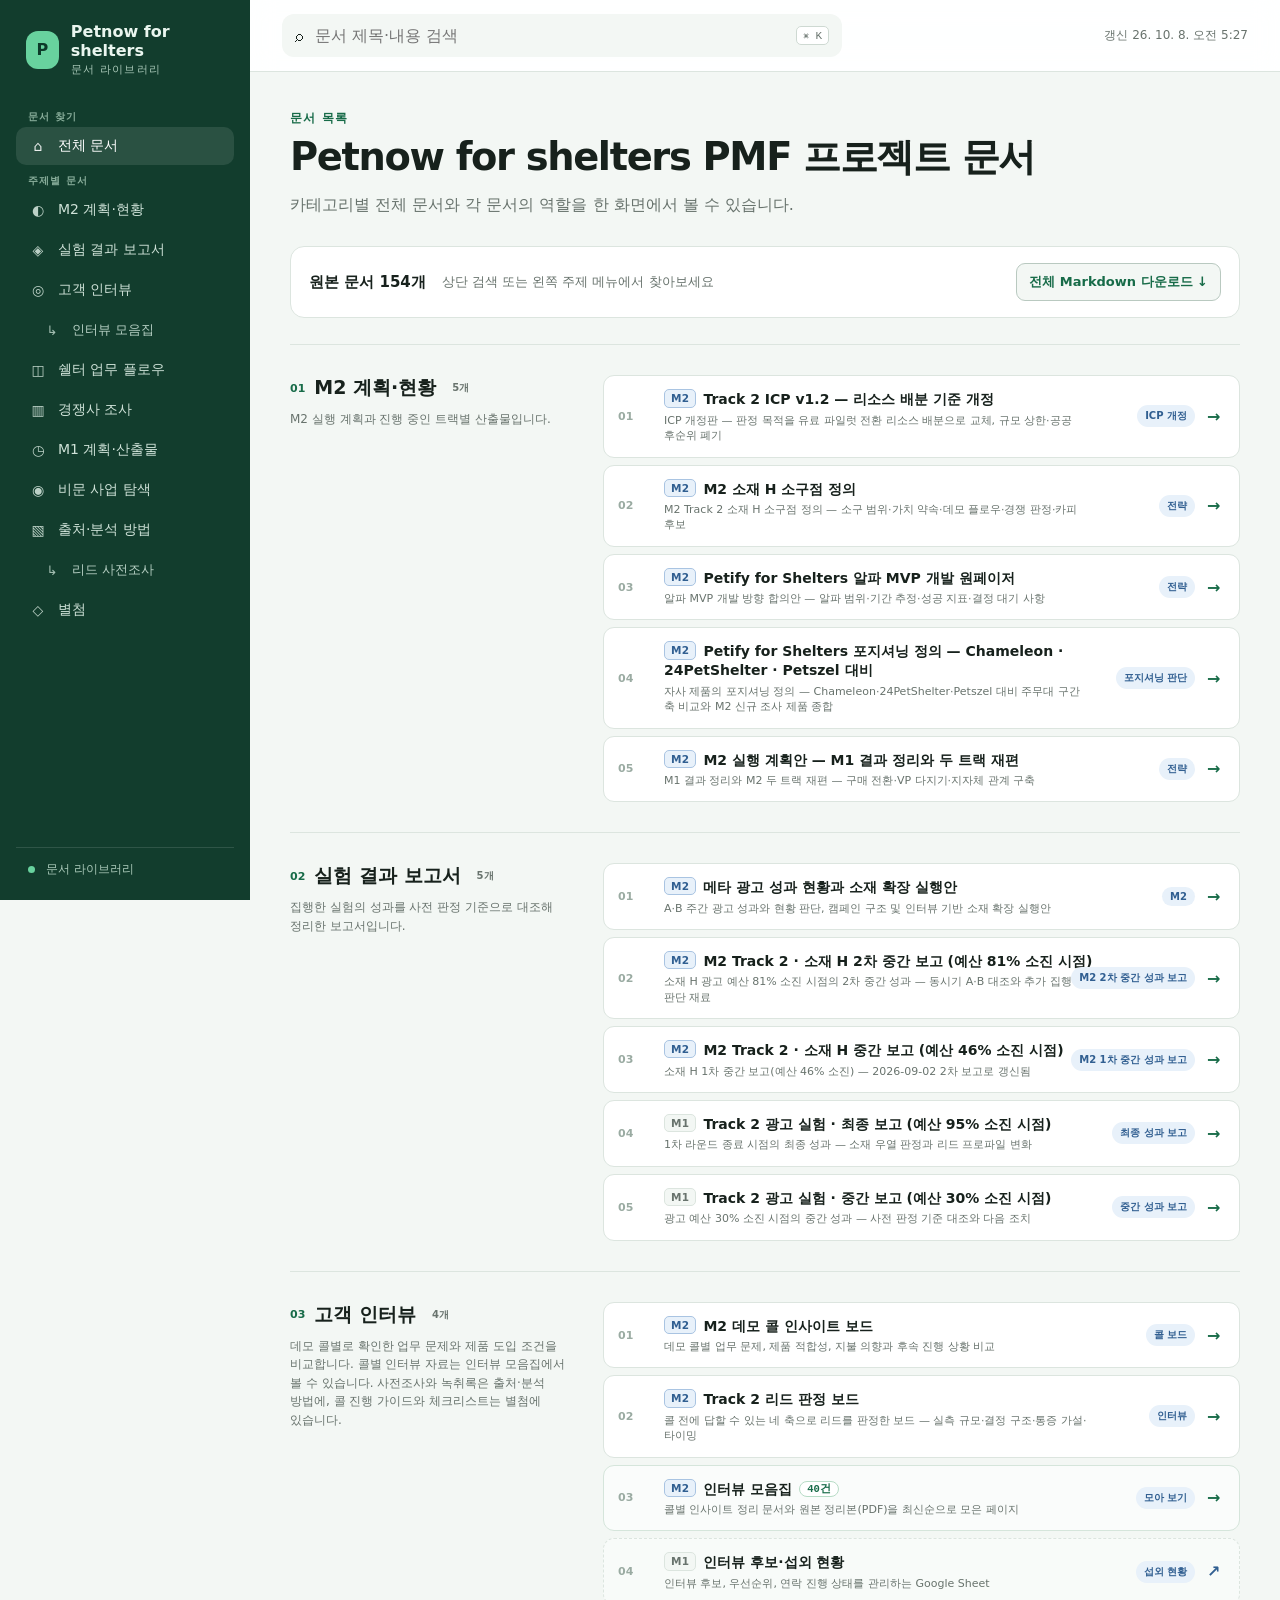
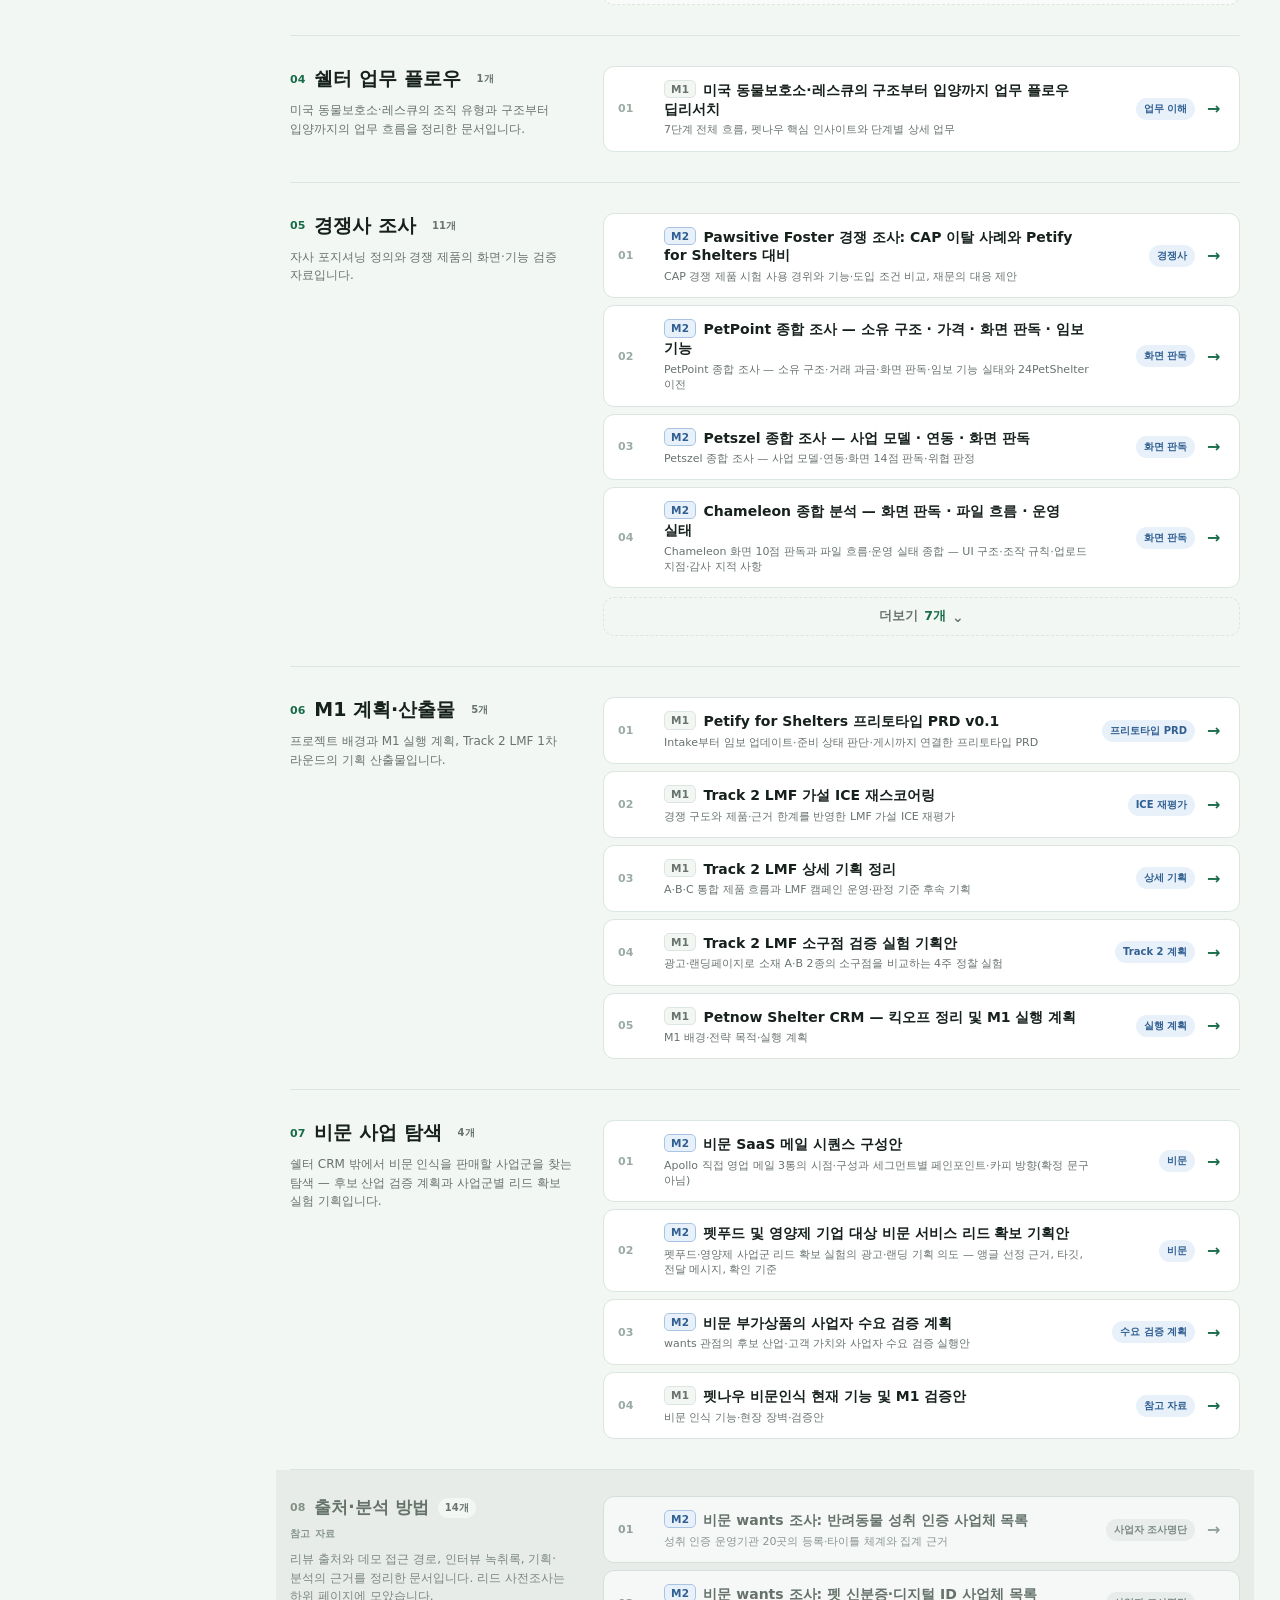
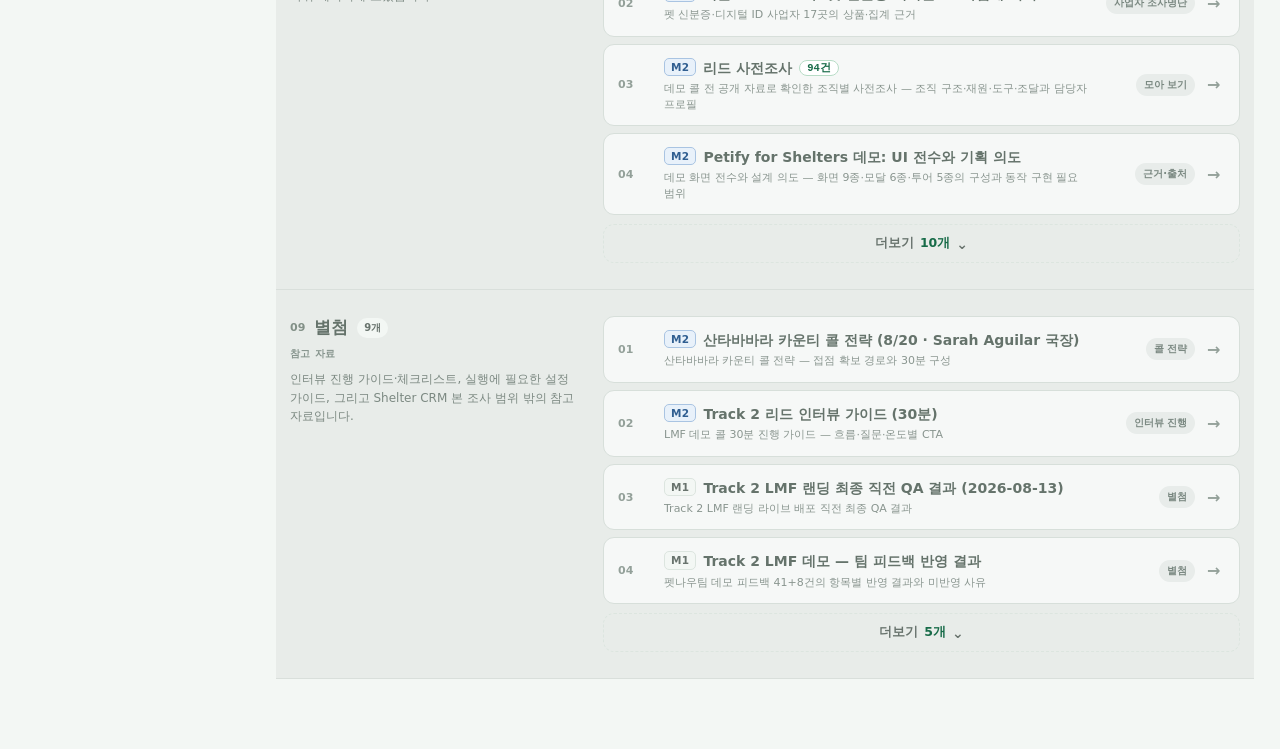
<file: index.html>
<!doctype html>
<html lang="ko">
  <head>
  <meta name="robots" content="noindex, nofollow, noarchive, nosnippet">
    <meta charset="UTF-8" />
    <meta name="viewport" content="width=device-width, initial-scale=1.0" />
    <meta name="color-scheme" content="light" />
    <title>Petnow for shelters PMF 프로젝트 문서</title>
    <link rel="stylesheet" href="styles.css?v=20261008052757120" />
  </head>
  <body>
    <div class="app-shell">
      <aside class="sidebar">
        <a class="brand" href="#/">
          <span class="brand-mark">P</span>
          <span><strong>Petnow for shelters</strong><small>문서 라이브러리</small></span>
        </a>
        <nav id="main-nav" aria-label="주요 메뉴"></nav>
        <div class="sidebar-footer">
          <span class="status-dot"></span>
          <span>문서 라이브러리</span>
        </div>
      </aside>
      <main class="main">
        <header class="topbar">
          <button id="menu-button" class="icon-button" aria-label="메뉴 열기">☰</button>
          <div class="search-wrap">
            <span>⌕</span>
            <input id="global-search" type="search" placeholder="문서 제목·내용 검색" autocomplete="off" />
            <kbd>⌘ K</kbd>
          </div>
          <div id="build-time" class="build-time"></div>
        </header>
        <div id="search-panel" class="search-panel hidden"></div>
        <div id="app" class="page"></div>
      </main>
    </div>
    <script type="module" src="app.js?v=20261008052757120"></script>
  </body>
</html>
</file>
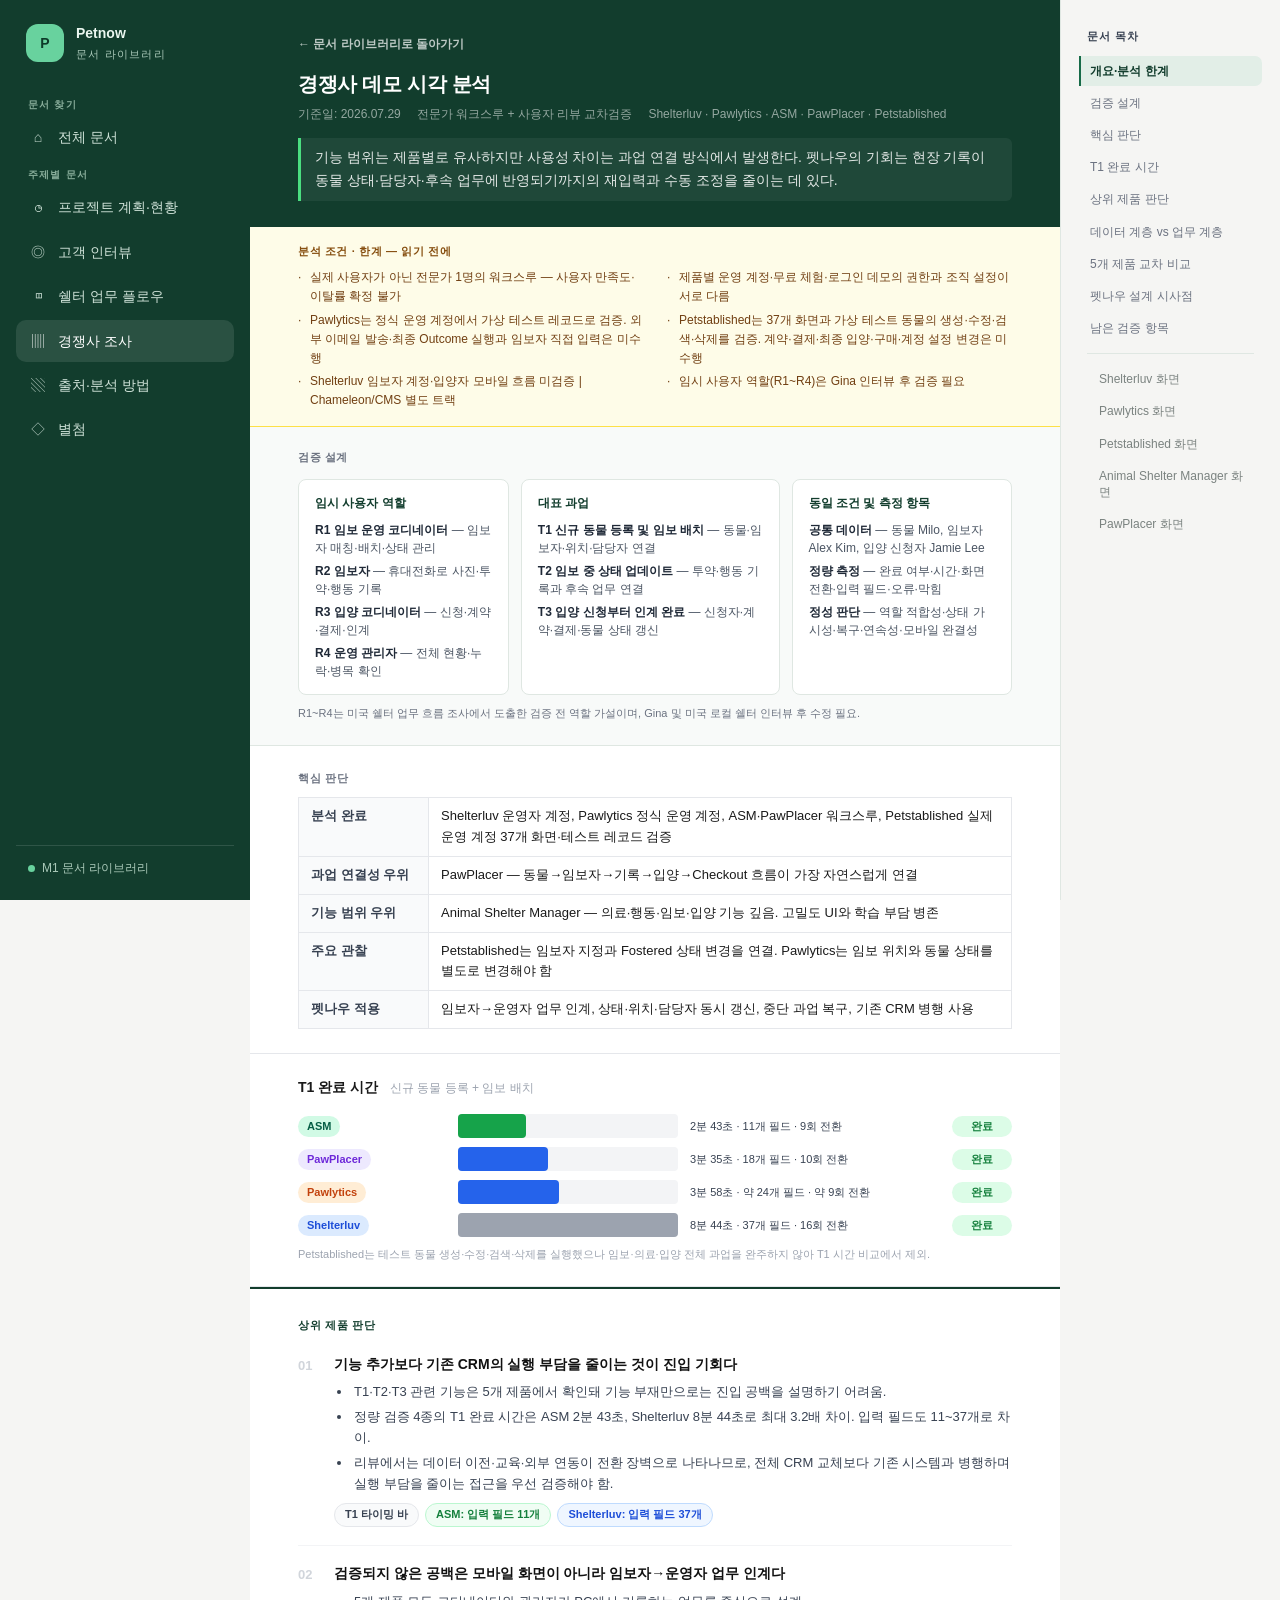
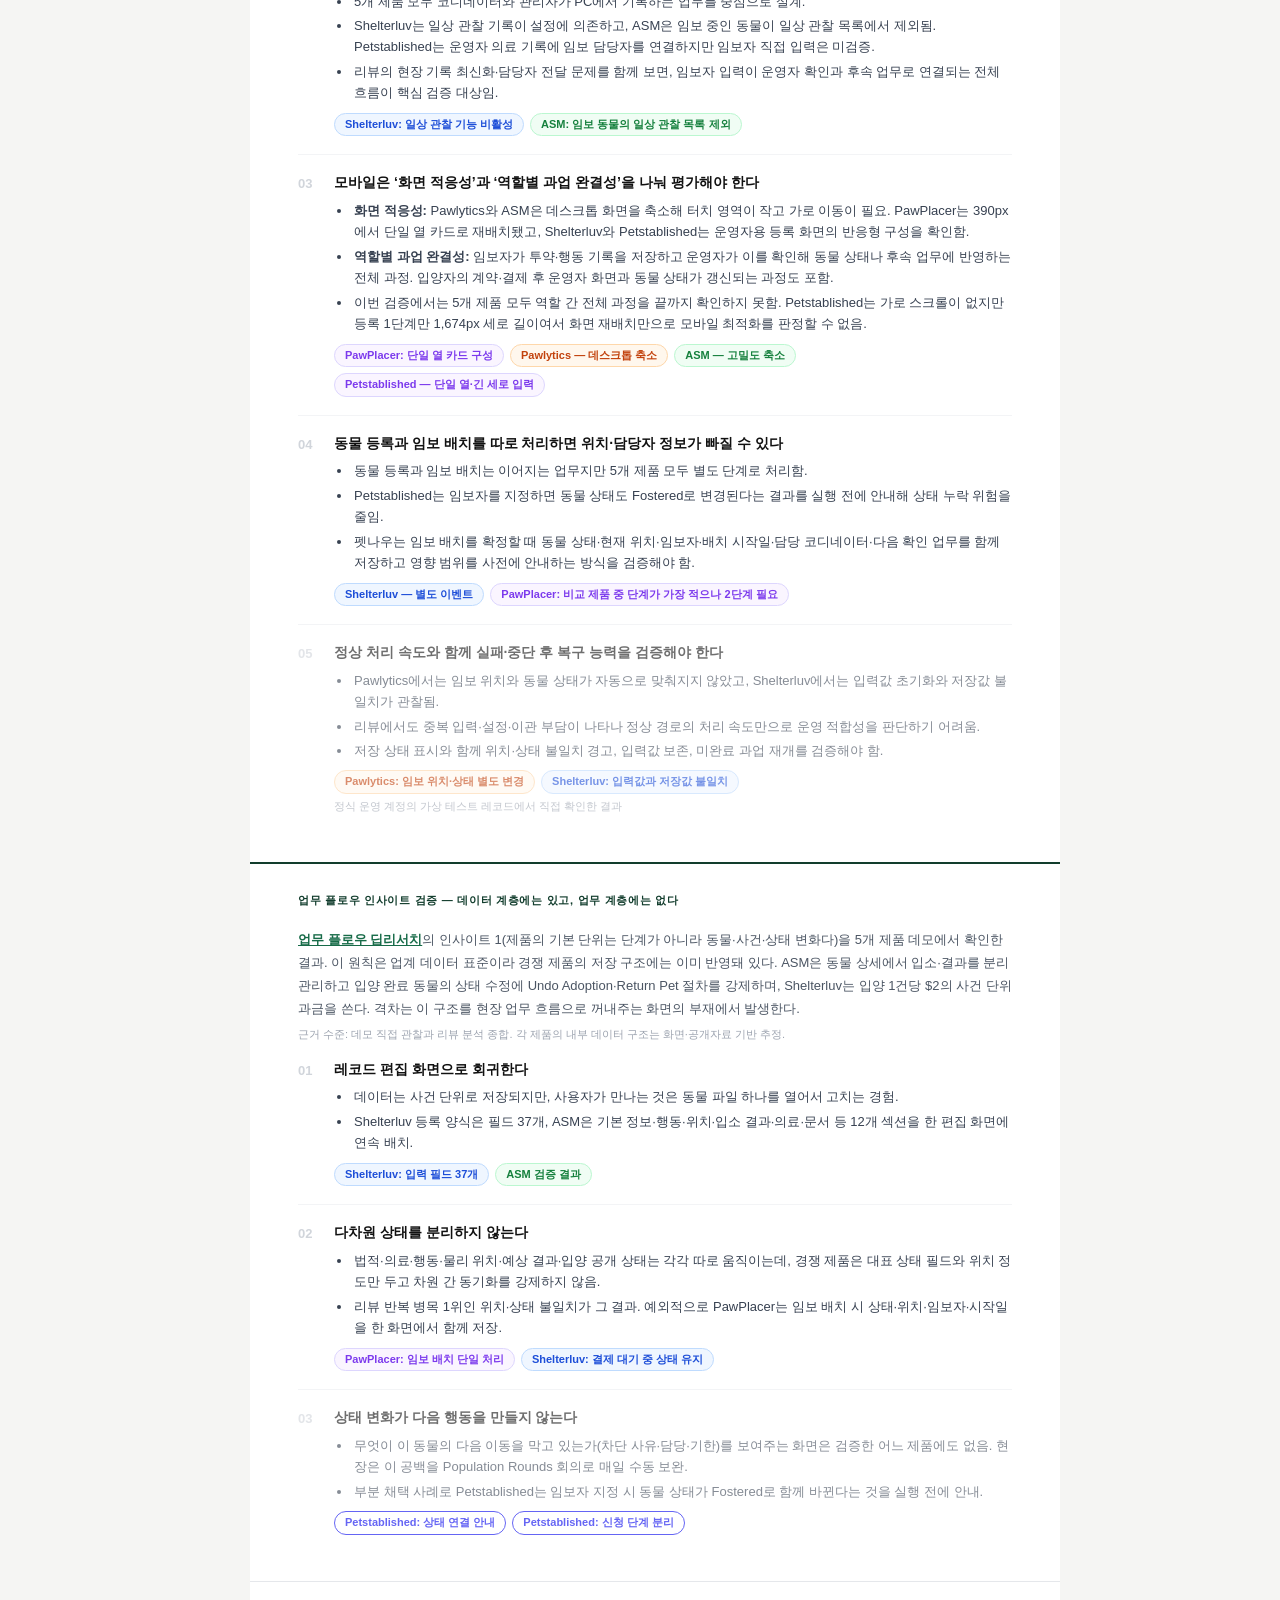
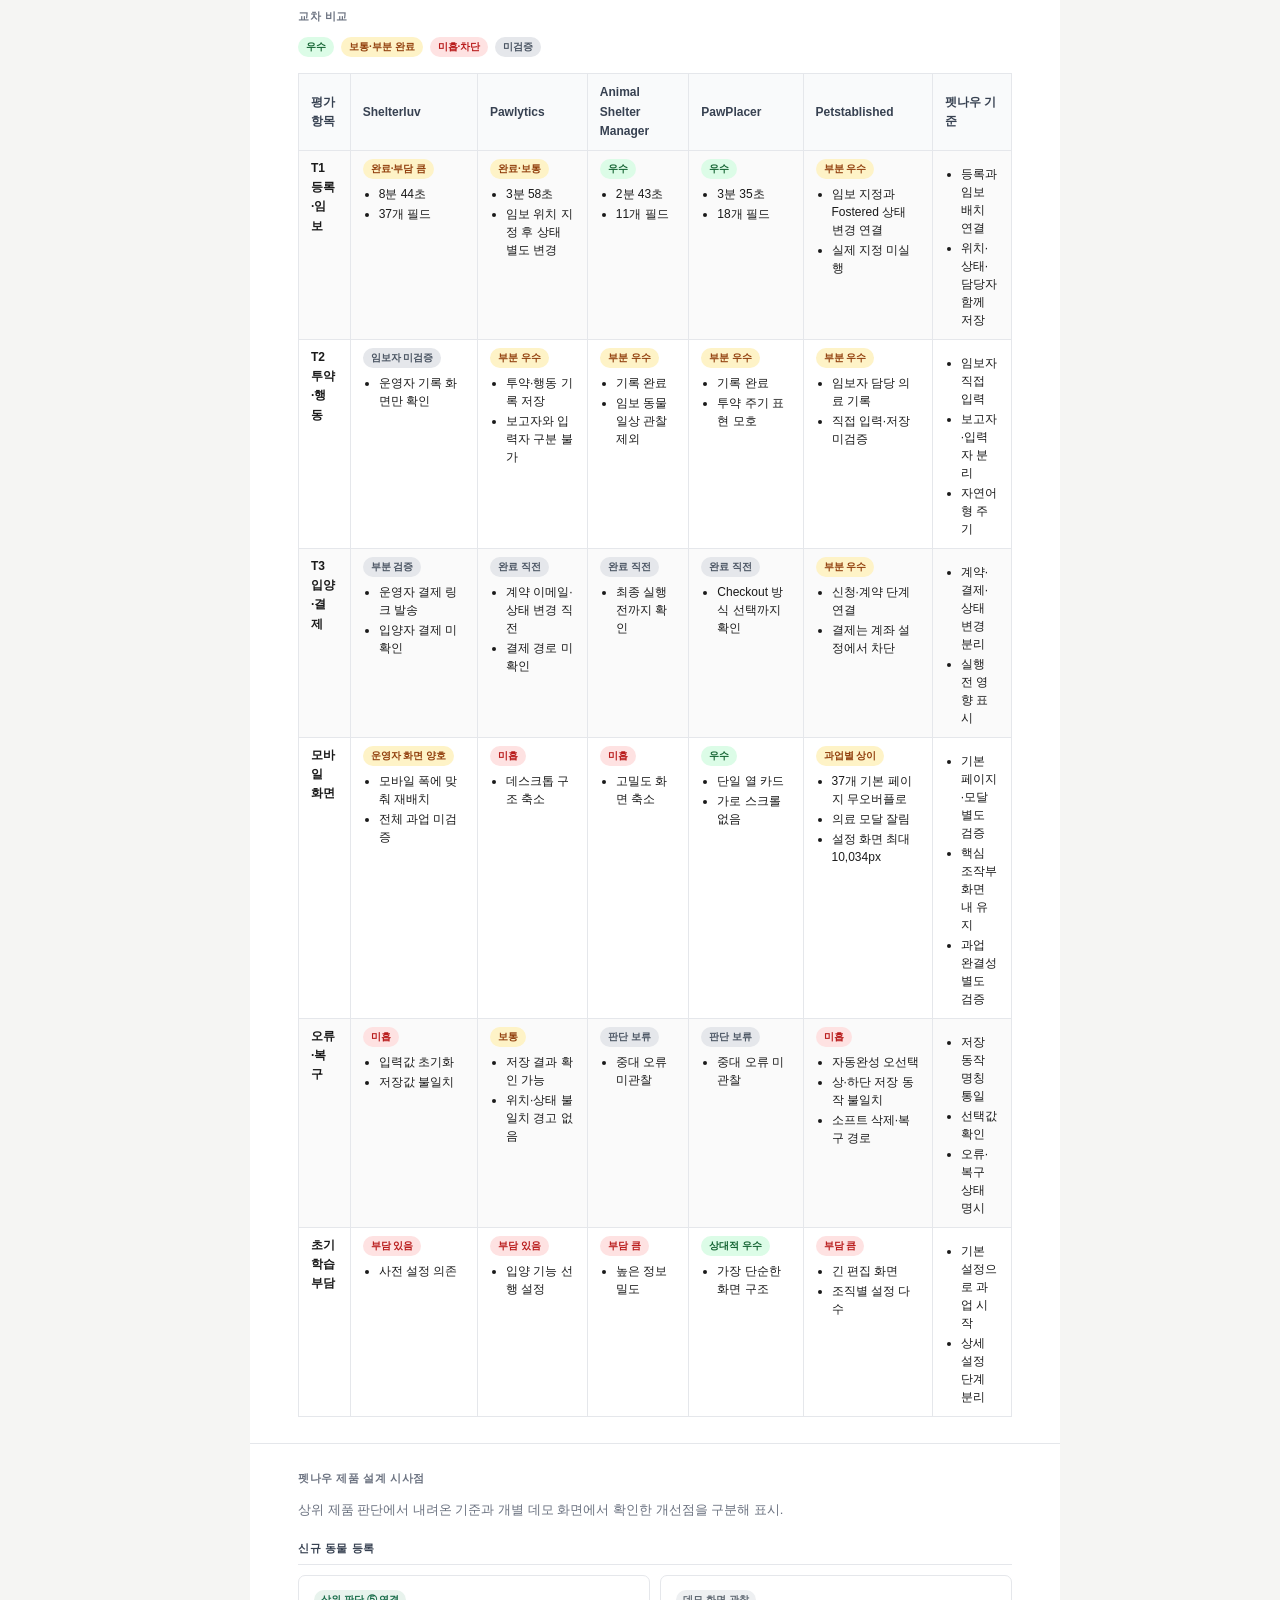
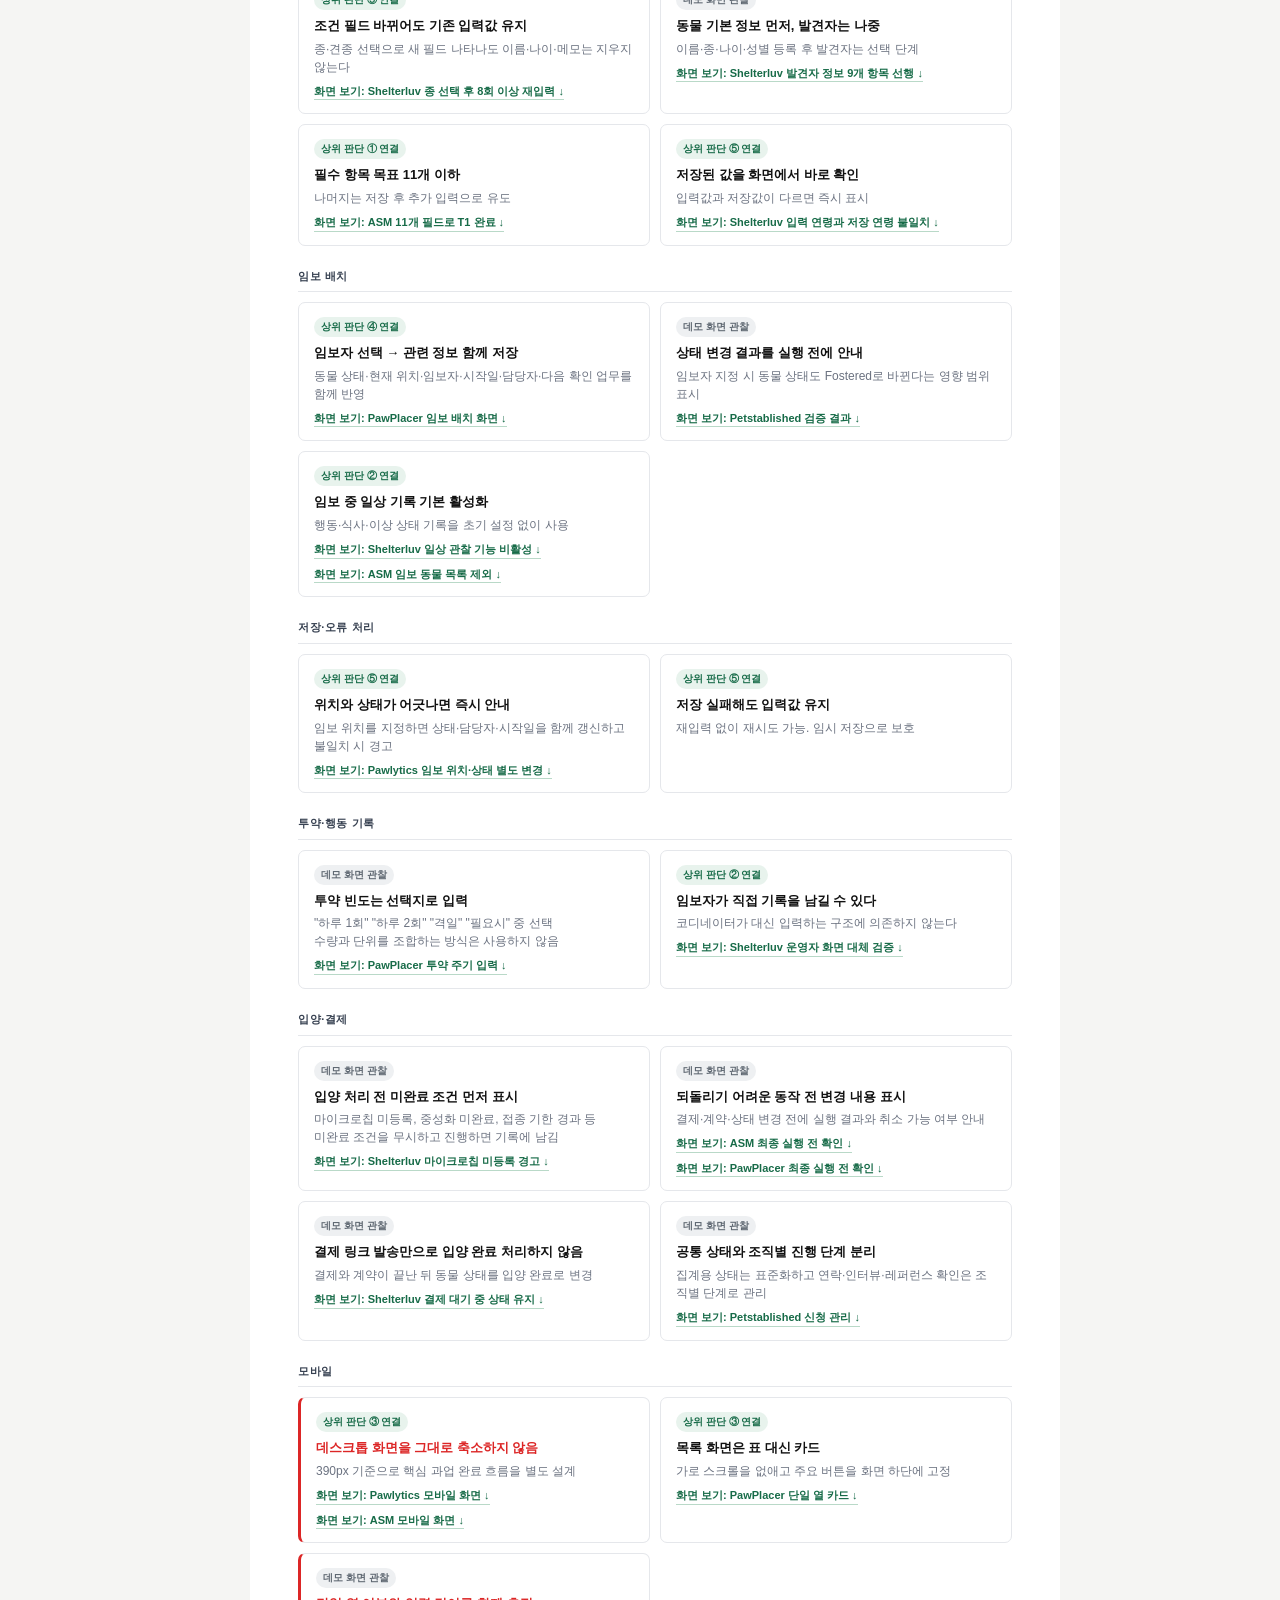
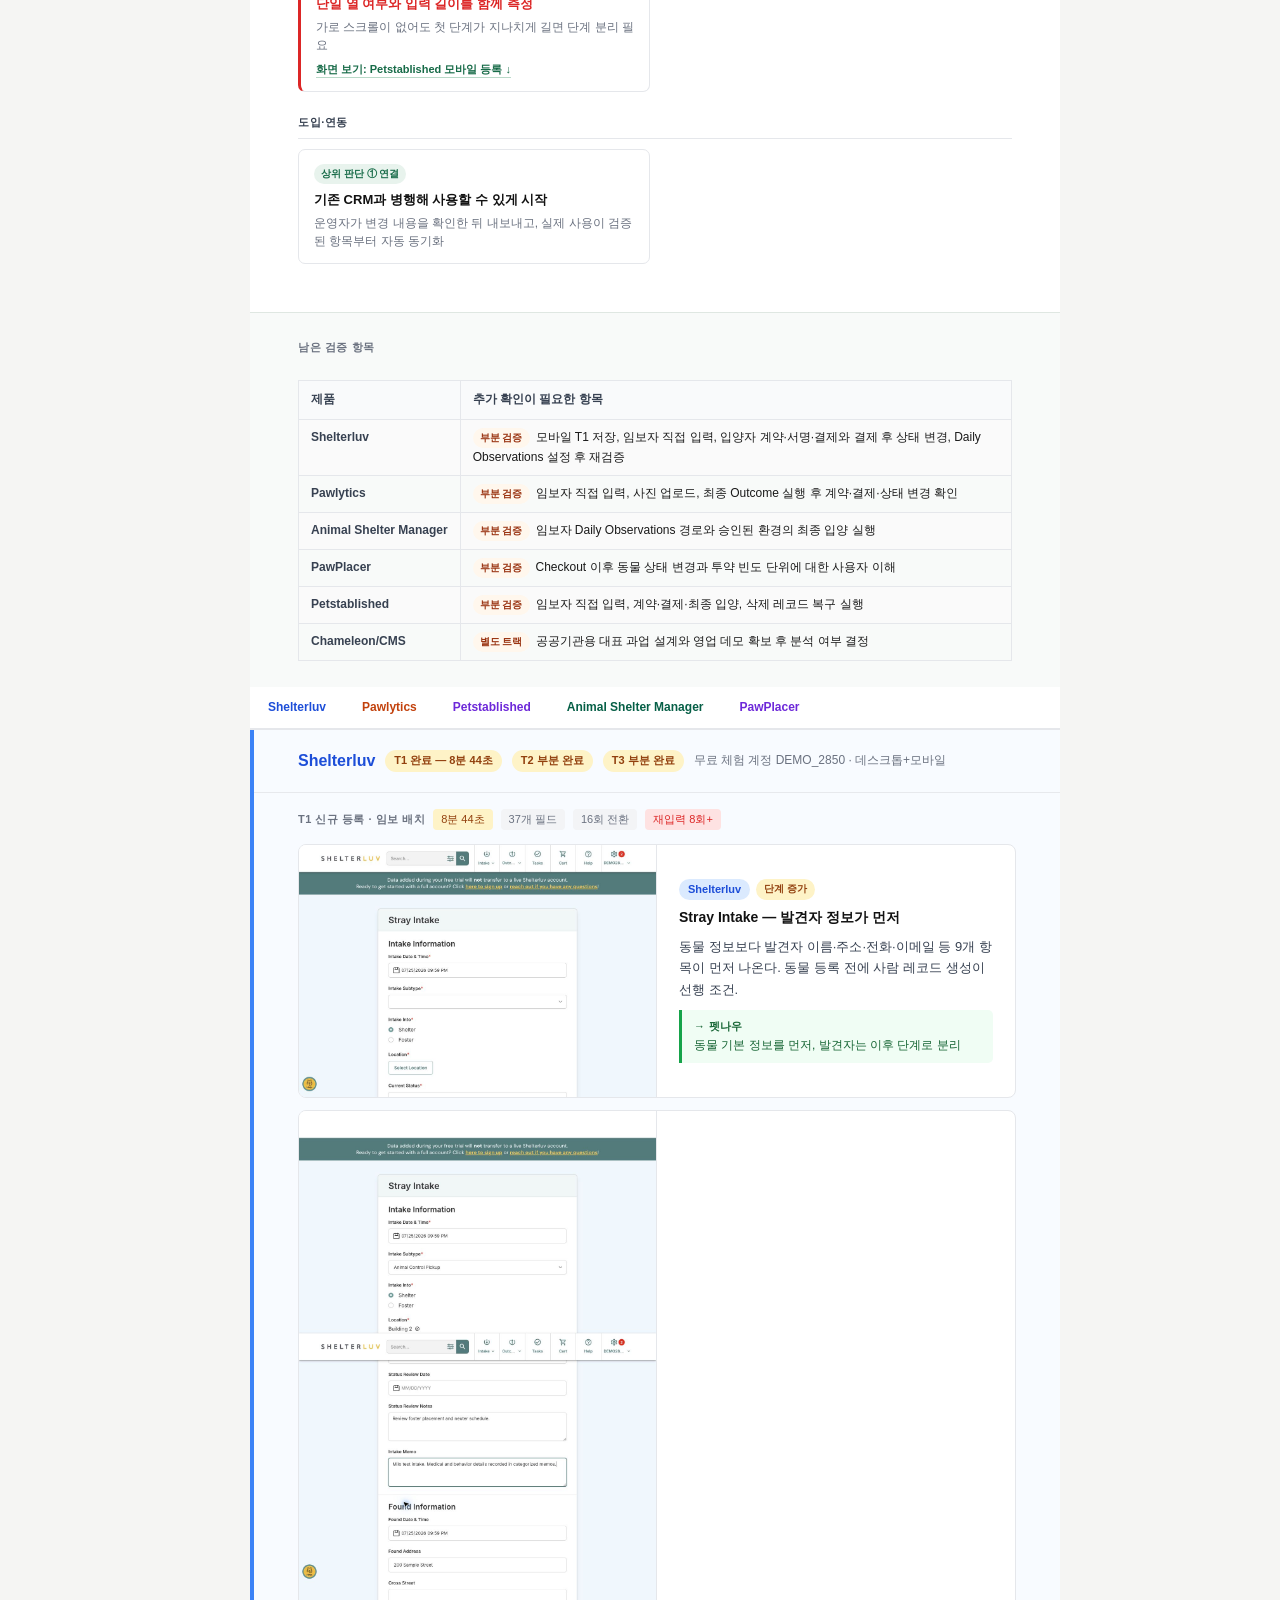
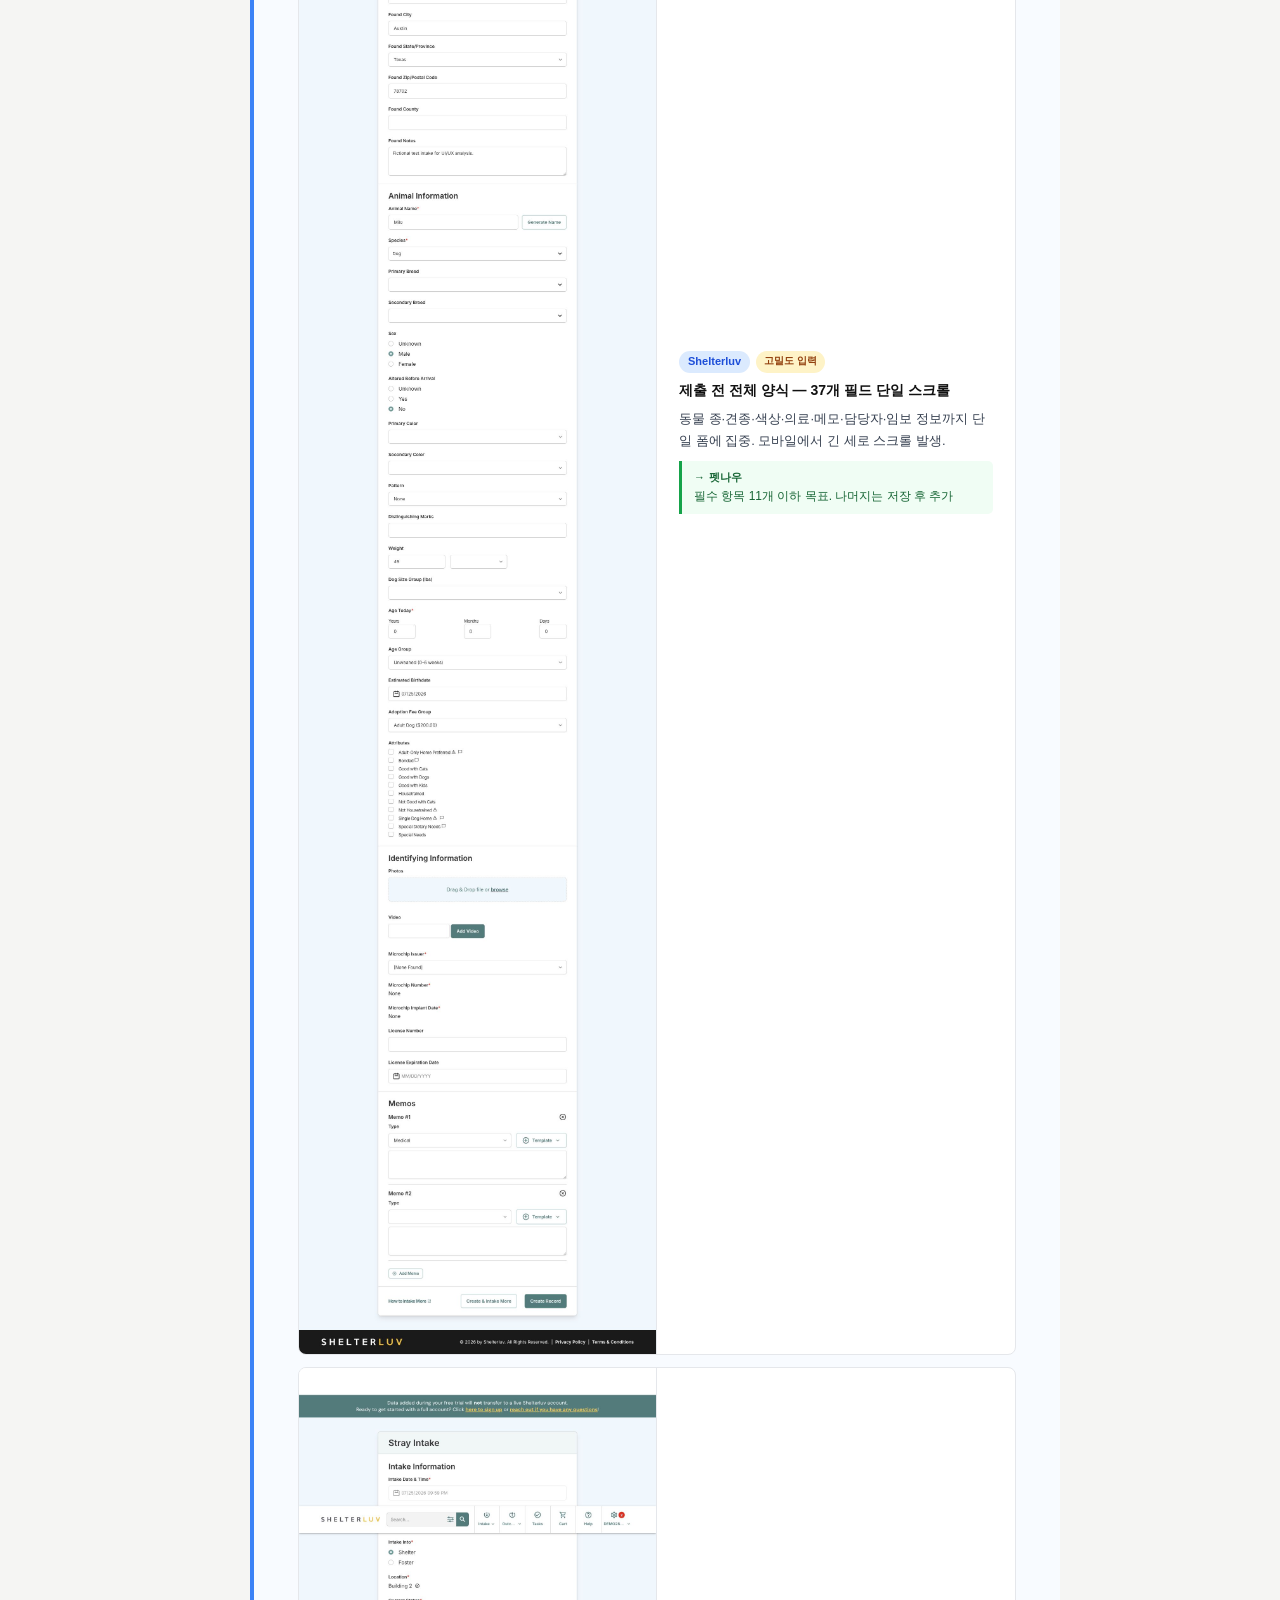
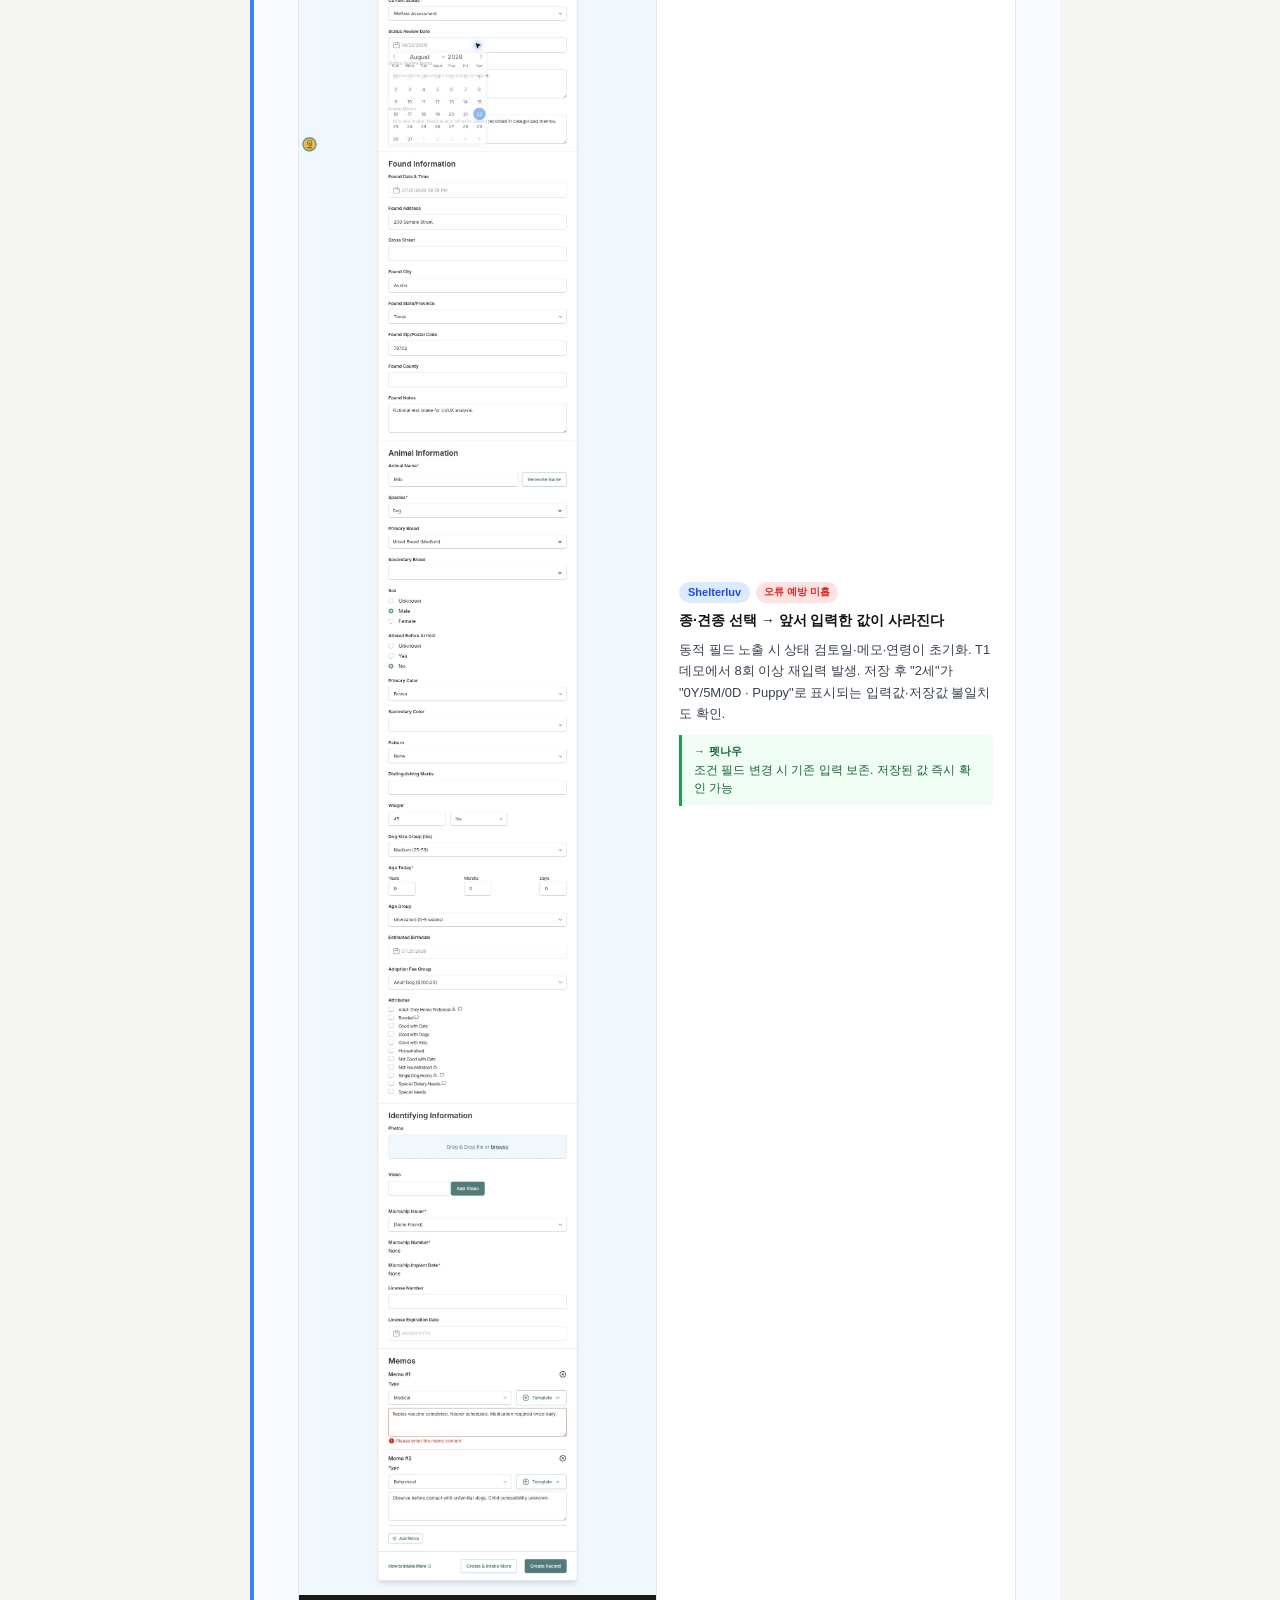
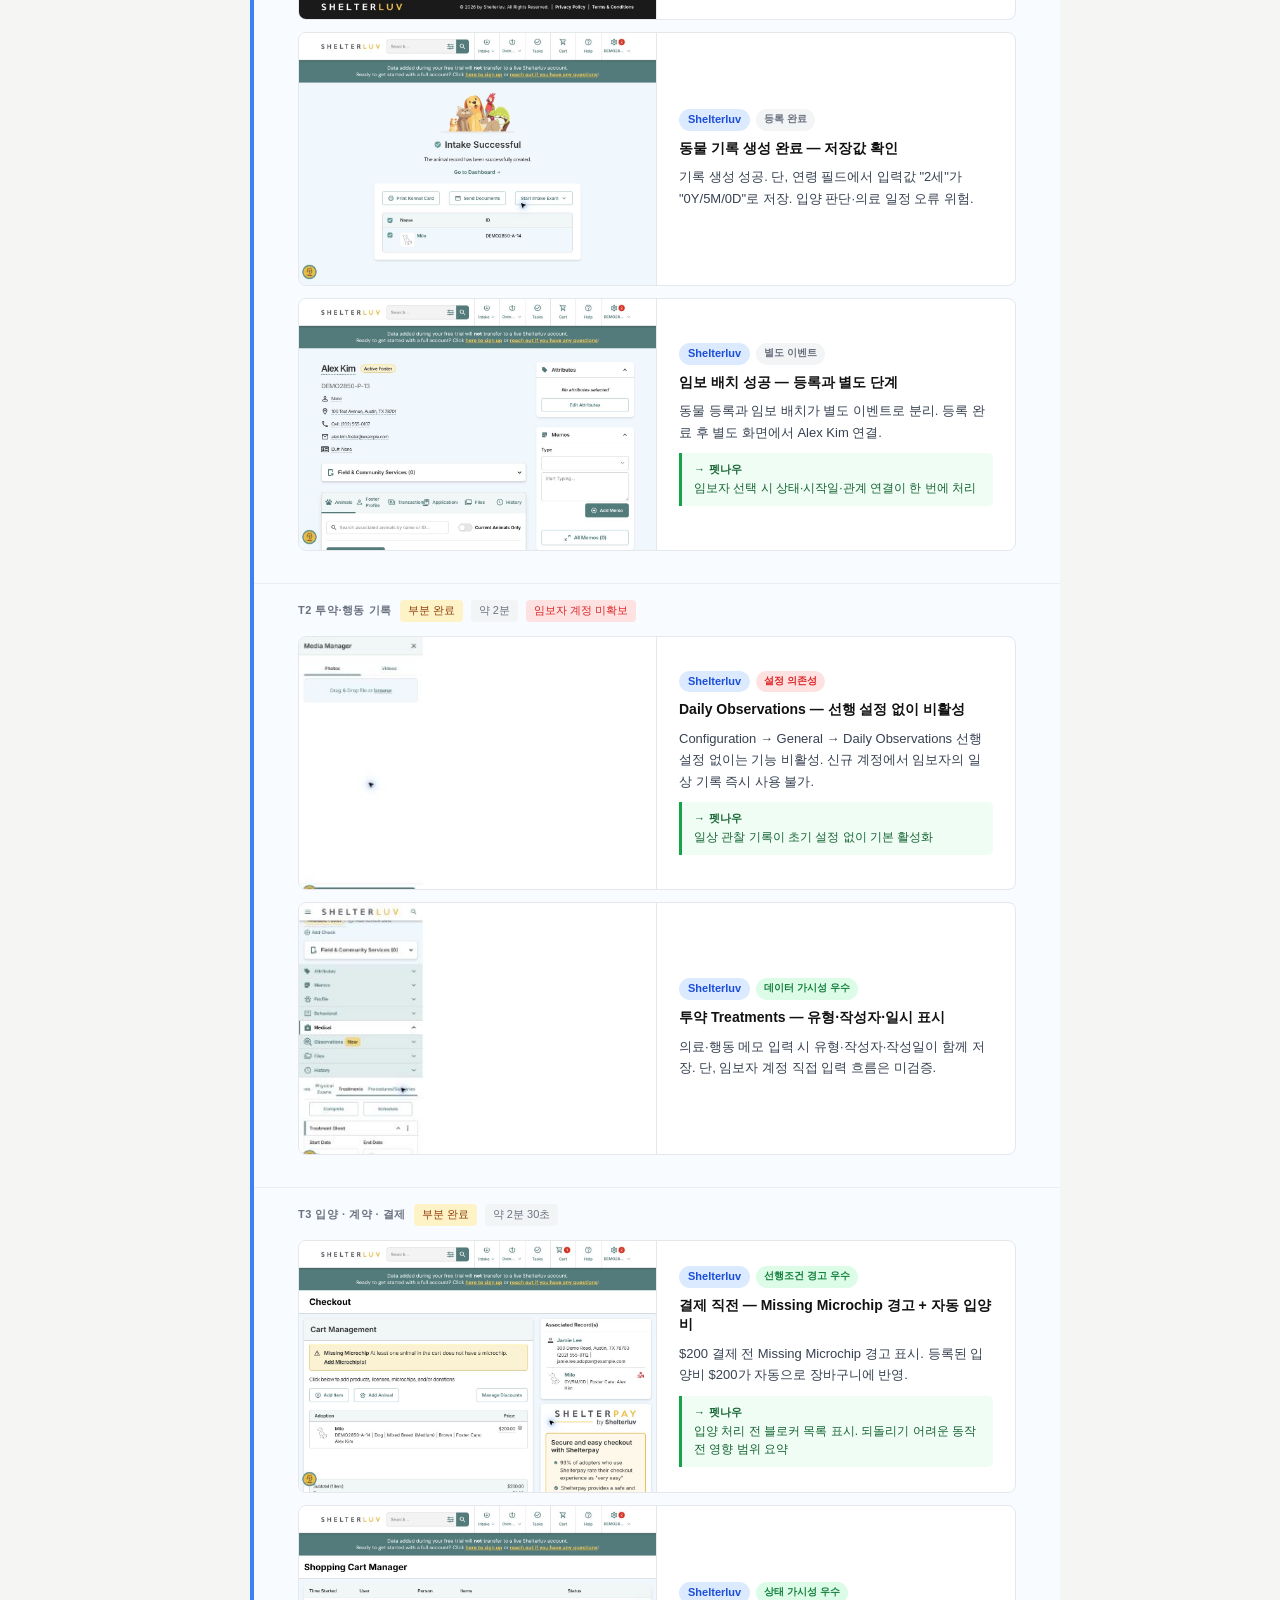
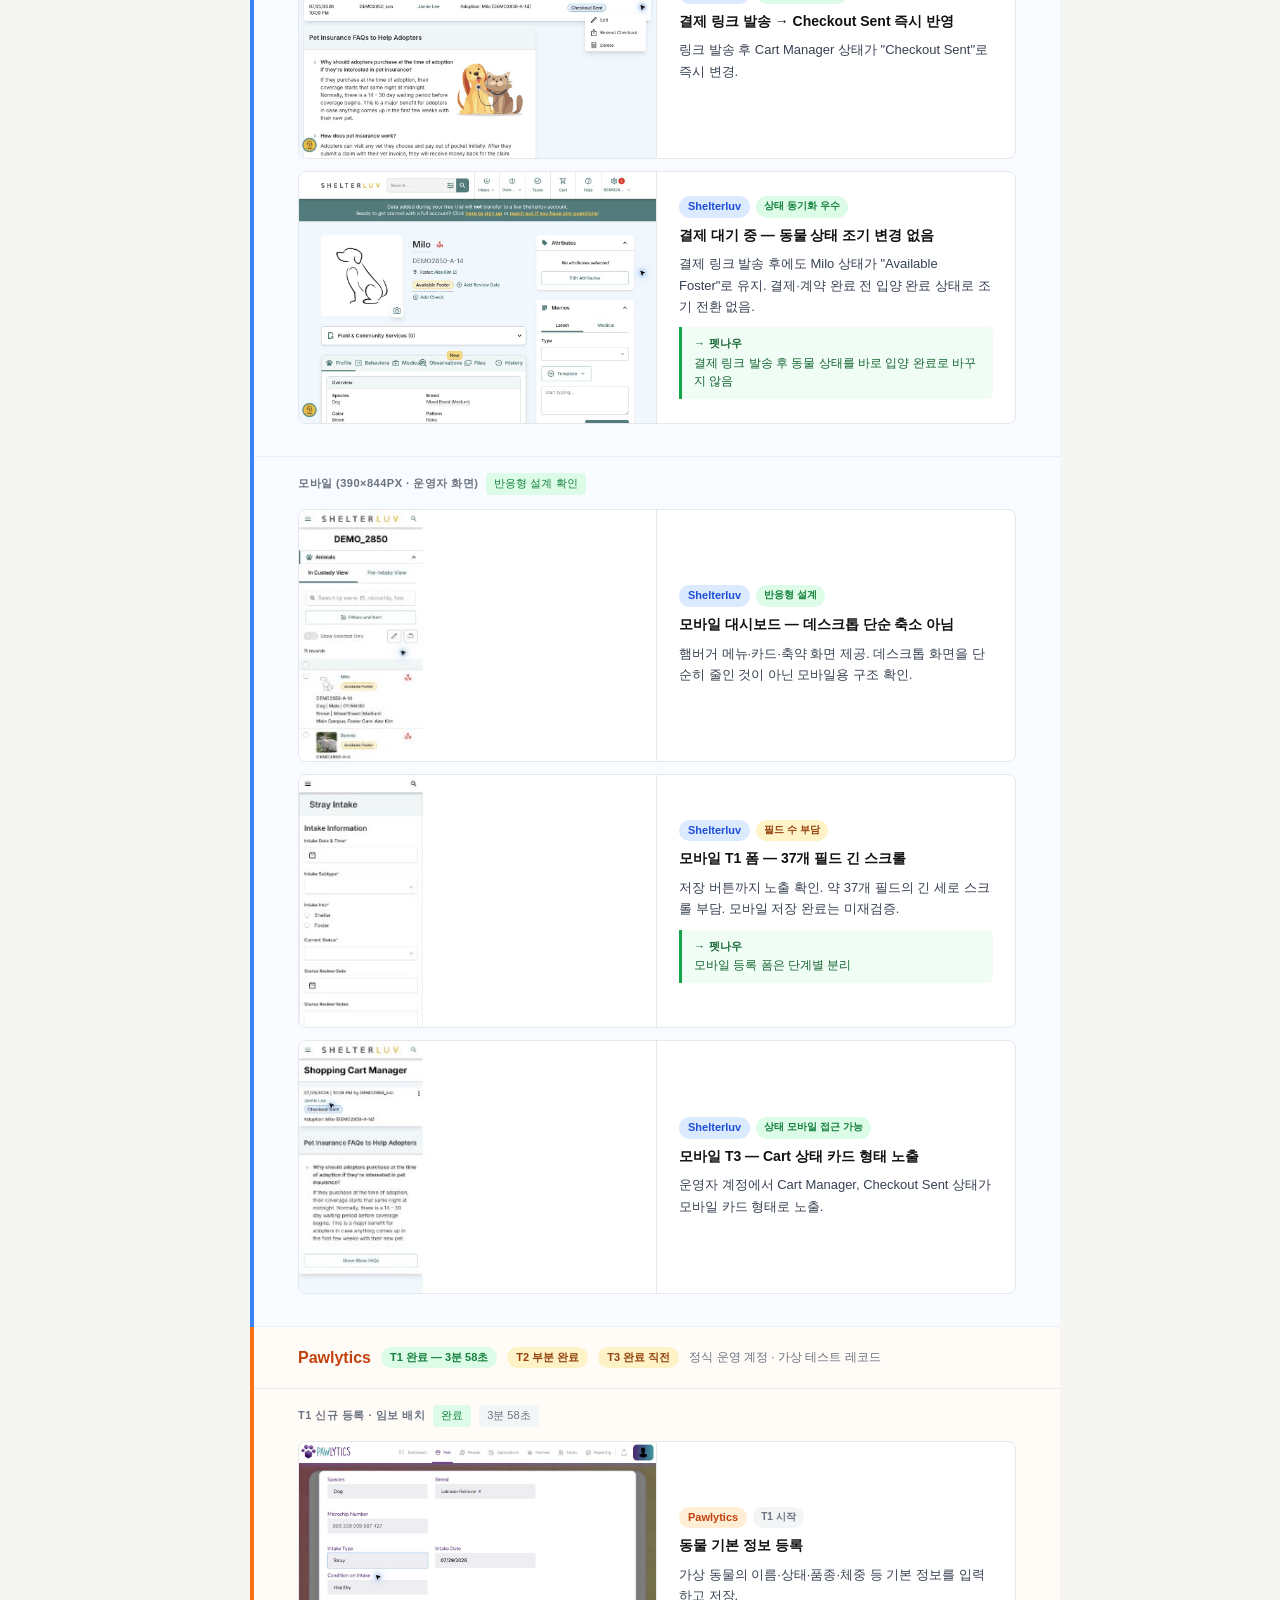
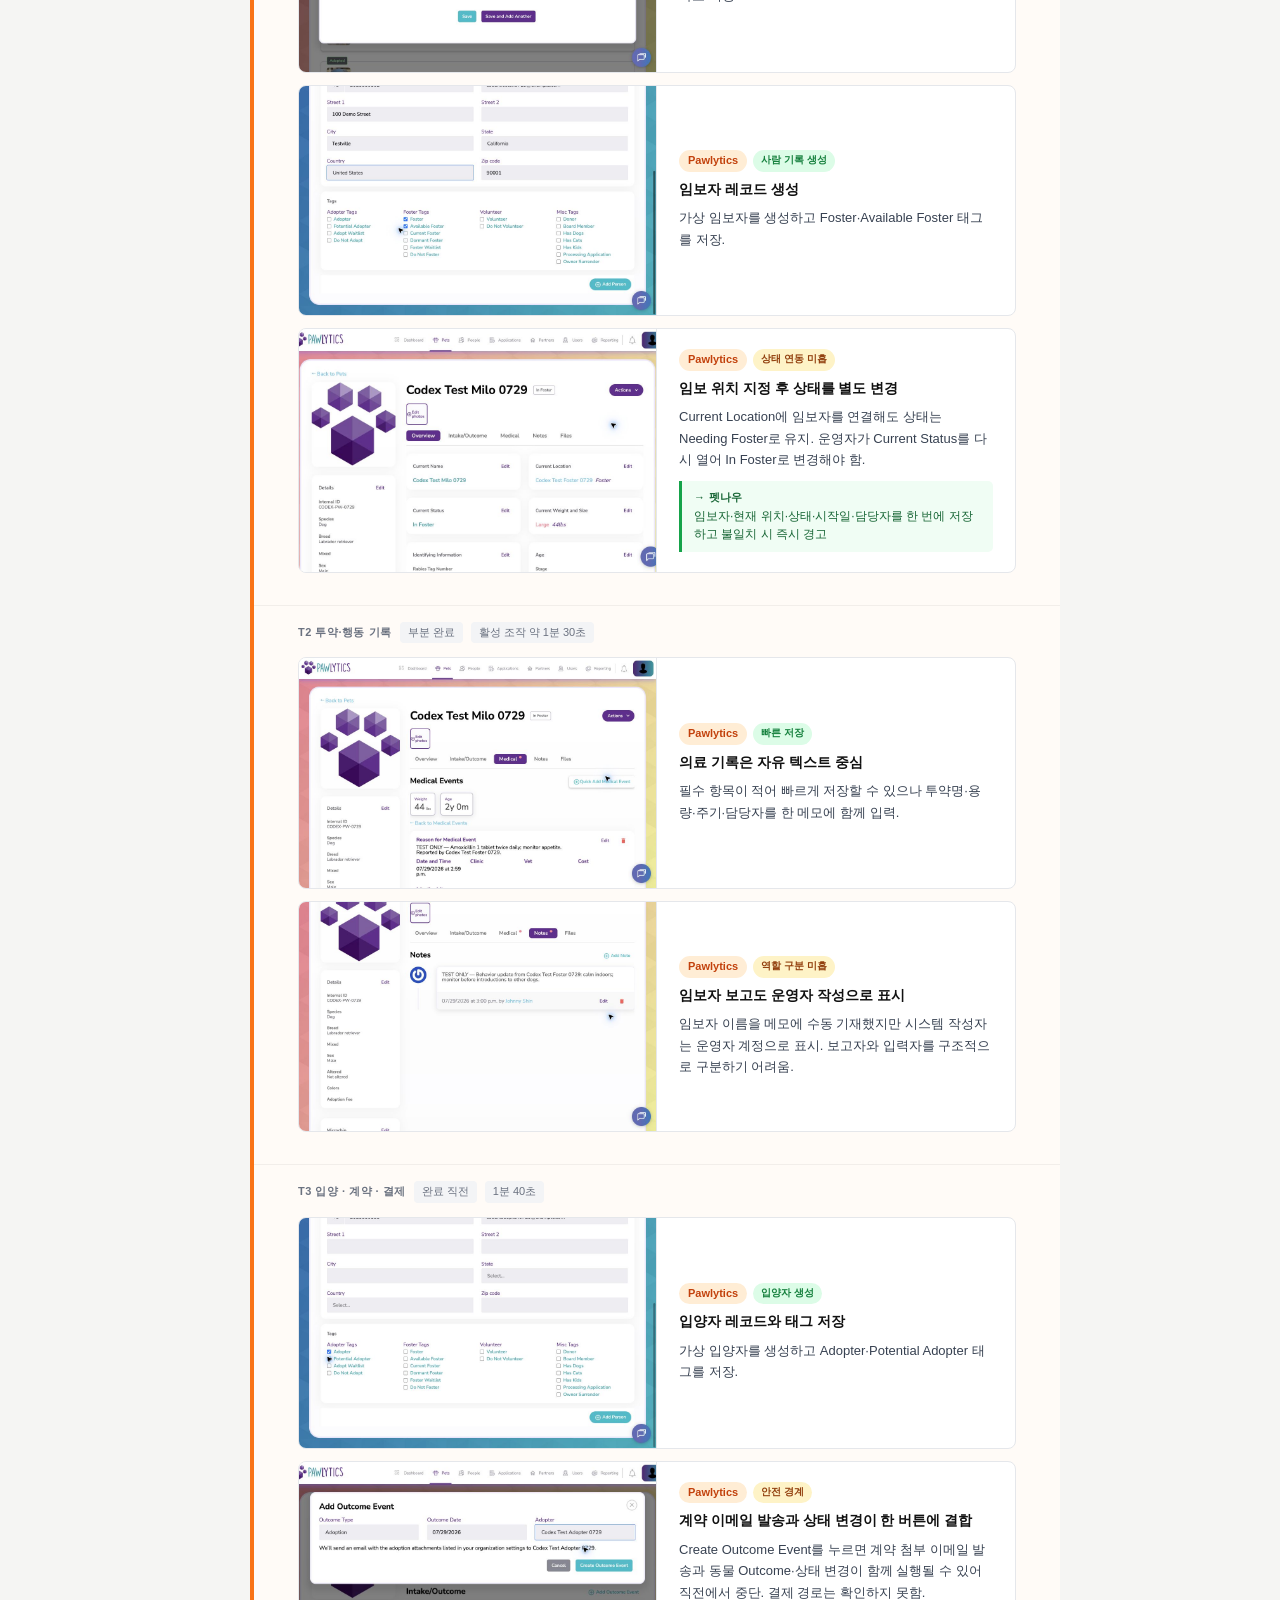
<file: demo-insights.html>
<!DOCTYPE html>
<html lang="ko">
<head>
  <meta name="robots" content="noindex, nofollow, noarchive, nosnippet">
<meta charset="UTF-8">
<meta name="viewport" content="width=device-width, initial-scale=1.0">
<title>경쟁사 데모 시각 분석 — 펫나우 CRM M1</title>
<style>
*,*::before,*::after{box-sizing:border-box;margin:0;padding:0}
body{font-family:-apple-system,BlinkMacSystemFont,'Pretendard','Apple SD Gothic Neo',sans-serif;background:#f5f5f3;color:#1a1a1a;line-height:1.6;font-size:14px}
.demo-shell{display:grid;grid-template-columns:250px minmax(0,1fr) 220px;min-height:100vh}
.demo-sidebar{position:sticky;top:0;height:100vh;padding:22px 16px;background:#123d2d;color:#eaf6ef;display:flex;flex-direction:column;z-index:200}
.demo-brand{display:flex;gap:12px;align-items:center;padding:0 10px 24px;color:inherit;text-decoration:none}
.demo-brand-mark{width:38px;height:38px;border-radius:12px;display:grid;place-items:center;background:#68d29e;color:#0d3a29;font-weight:800}
.demo-brand strong,.demo-brand small{display:block}.demo-brand small{margin-top:2px;color:#a9c8b8;font-size:11px;text-transform:uppercase;letter-spacing:.11em}
.demo-nav-label{margin:9px 0 3px;padding:0 12px;color:#88ad9a;font-size:10px;font-weight:700;letter-spacing:.12em;text-transform:uppercase}
.demo-nav a{display:flex;align-items:center;gap:10px;padding:10px 12px;margin:2px 0;color:#cfe2d8;text-decoration:none;border-radius:10px;font-size:14px}
.demo-nav a:hover,.demo-nav a.active{color:#fff;background:rgba(255,255,255,.1)}
.demo-nav i{width:20px;text-align:center;font-style:normal;opacity:.9}
.demo-sidebar-foot{margin-top:auto;padding:13px 12px 0;border-top:1px solid rgba(255,255,255,.12);color:#a9c8b8;font-size:12px}
.demo-sidebar-foot::before{content:"";display:inline-block;width:7px;height:7px;margin-right:7px;border-radius:50%;background:#68d29e}
.demo-main{min-width:0}
.demo-toc{position:sticky;top:0;height:100vh;padding:28px 18px;background:#f5f5f3;border-left:1px solid #dfe7e2;overflow-y:auto}
.demo-toc strong{display:block;margin:0 8px 10px;color:#374151;font-size:11px;letter-spacing:.08em;text-transform:uppercase}
.demo-toc a{display:block;margin:2px 0;padding:7px 9px;border-left:2px solid transparent;border-radius:0 7px 7px 0;color:#6b7280;font-size:12px;line-height:1.35;text-decoration:none;transition:background .15s,color .15s,border-color .15s}
.demo-toc a:hover{background:#e9efeb;color:#123d2d}
.demo-toc a.active{border-left-color:#176b48;background:#e2eee7;color:#123d2d;font-weight:700}
.demo-toc a.toc-sub{padding-left:18px;color:#7b8380}
.demo-toc .toc-divider{height:1px;margin:10px 8px;background:#dfe7e2}
[id]{scroll-margin-top:52px}
.demo-menu{display:none;position:fixed;top:12px;left:12px;z-index:250;width:40px;height:40px;border:1px solid #dce5df;border-radius:10px;background:#fff;color:#123d2d;font-size:20px;box-shadow:0 4px 14px rgba(0,0,0,.1)}
.ph{background:#123d2d;color:#fff;padding:32px 48px 26px}
.back{display:inline-block;margin-bottom:14px;color:rgba(255,255,255,.72);font-size:12px;font-weight:700;text-decoration:none}.back:hover{color:#fff}
.ph h1{font-size:20px;font-weight:700;letter-spacing:-.3px;margin-bottom:5px}
.ph .meta{font-size:12px;color:rgba(255,255,255,.55);display:flex;gap:16px;flex-wrap:wrap;margin-bottom:14px}
.ph .conclusion{font-size:14px;color:rgba(255,255,255,.88);border-left:3px solid #4ade80;padding:8px 14px;background:rgba(255,255,255,.06);border-radius:0 6px 6px 0;line-height:1.65}
.limits-top{background:#fefce8;border-bottom:1px solid #fde047;padding:16px 48px}
.limits-top .lt-title{font-size:11px;font-weight:700;letter-spacing:.6px;text-transform:uppercase;color:#854d0e;margin-bottom:8px}
.limits-top ul{display:grid;grid-template-columns:repeat(auto-fill,minmax(320px,1fr));gap:4px 24px;list-style:none}
.limits-top li{font-size:12px;color:#713f12;padding-left:12px;position:relative}
.limits-top li::before{content:"·";position:absolute;left:0}
.method{background:#f8faf9;border-bottom:1px solid #dfe7e2;padding:22px 48px}
.method-grid{display:grid;grid-template-columns:1.1fr 1.35fr 1.15fr;gap:12px}
.method-card{background:#fff;border:1px solid #dfe7e2;border-radius:8px;padding:14px 16px}
.method-card h3{font-size:12px;color:#123d2d;margin-bottom:8px}
.method-card ul{list-style:none;display:grid;gap:5px}
.method-card li{font-size:12px;color:#4b5563;line-height:1.5}
.method-card strong{color:#1f2937}
.method-note{font-size:11px;color:#6b7280;margin-top:10px}
.summary{background:#fff;border-bottom:1px solid #e5e7eb;padding:24px 48px}
.summary-label{font-size:11px;font-weight:700;letter-spacing:.7px;text-transform:uppercase;color:#6b7280;margin-bottom:10px}
.kv-table{width:100%;border-collapse:collapse;font-size:13px}
.kv-table td{padding:8px 12px;border:1px solid #e5e7eb;vertical-align:top}
.kv-table td:first-child{width:130px;font-weight:700;background:#f9fafb;color:#374151}
.timing{background:#fff;border-bottom:1px solid #e5e7eb;padding:22px 48px}
.timing-title{font-size:14px;font-weight:700;margin-bottom:16px}
.timing-title span{color:#9ca3af;font-weight:400;font-size:12px;margin-left:8px}
.t-row{display:grid;grid-template-columns:148px minmax(140px,1fr) minmax(250px,auto) 60px;align-items:center;gap:12px;margin-bottom:9px}
.t-name{font-size:12px;font-weight:600}
.t-wrap{flex:1;background:#f3f4f6;border-radius:4px;height:24px;position:relative;overflow:visible}
.t-bar{height:100%;border-radius:4px;position:relative}
.t-bar.g{background:#16a34a}.t-bar.b{background:#2563eb}.t-bar.r{background:#dc2626;opacity:.7}.t-bar.s{background:#9ca3af}
.t-stat{font-size:11px;color:#374151;line-height:1.35}
.tbadge{font-size:11px;padding:2px 8px;border-radius:99px;font-weight:700;width:60px;text-align:center;flex-shrink:0}
.tok{background:#dcfce7;color:#15803d}.tfail{background:#fee2e2;color:#dc2626}
.insights{background:#fff;padding:28px 48px;border-top:2px solid #123d2d}
.insights-title{font-size:11px;font-weight:700;letter-spacing:.7px;text-transform:uppercase;color:#123d2d;margin-bottom:20px}
.insight{display:grid;grid-template-columns:22px 1fr;gap:10px 14px;margin-bottom:18px;padding-bottom:18px;border-bottom:1px solid #f3f4f6}
.insight:last-child{border-bottom:none;margin-bottom:0;opacity:.6}
.insight-num{font-size:13px;font-weight:800;color:#d1d5db;padding-top:1px}
.insight-title{font-size:14px;font-weight:700;color:#111;margin-bottom:4px;line-height:1.4}
.insight-desc{font-size:13px;color:#374151;line-height:1.65;margin:7px 0 9px;padding-left:18px}
.insight-desc li{margin:3px 0;padding-left:2px}
.insight-links{display:flex;gap:6px;flex-wrap:wrap}
.ilink{font-size:11px;font-weight:700;padding:2px 10px;border-radius:99px;text-decoration:none;border:1px solid;transition:opacity .15s}
.ilink:hover{opacity:.7}
.ilink.sl{background:#eff6ff;color:#1d4ed8;border-color:#bfdbfe}
.ilink.pw{background:#fff7ed;color:#c2410c;border-color:#fed7aa}
.ilink.asm{background:#f0fdf4;color:#15803d;border-color:#bbf7d0}
.ilink.pp{background:#faf5ff;color:#7c3aed;border-color:#ddd6fe}
.ilink.top{background:#f9fafb;color:#374151;border-color:#e5e7eb}
.insight-note{font-size:11px;color:#9ca3af;margin-top:4px}
.xc{background:#fff;padding:26px 48px;border-top:1px solid #e5e7eb}
.xt{width:100%;border-collapse:collapse;font-size:12px;margin-top:12px}
.xt th{background:#f9fafb;padding:9px 12px;text-align:left;font-weight:700;border:1px solid #e5e7eb;color:#374151}
.xt td{padding:8px 12px;border:1px solid #e5e7eb;vertical-align:top}
.xt tr:nth-child(even) td{background:#fafafa}
.xt ul{margin:6px 0 0;padding-left:16px;line-height:1.5}
.xt li{margin:2px 0}
.rating-legend{display:flex;gap:7px;flex-wrap:wrap;margin:10px 0 4px}
.rating{display:inline-block;padding:2px 8px;border-radius:99px;font-size:10px;font-weight:800;white-space:nowrap}
.rating.good{background:#dcfce7;color:#166534}.rating.mixed{background:#fef3c7;color:#92400e}
.rating.bad{background:#fee2e2;color:#b91c1c}.rating.unknown{background:#e5e7eb;color:#4b5563}
.dp{background:#fff;padding:26px 48px;border-top:1px solid #e5e7eb}
.dp-area{margin-bottom:22px}
.dp-area-title{font-size:11px;font-weight:800;letter-spacing:.6px;text-transform:uppercase;color:#374151;margin-bottom:10px;padding-bottom:6px;border-bottom:1px solid #e5e7eb}
.dp-grid{display:grid;grid-template-columns:repeat(auto-fill,minmax(260px,1fr));gap:10px}
.dp-card{padding:13px 15px;border:1px solid #e5e7eb;border-radius:7px;font-size:13px}
.dp-card .dp-t{font-weight:700;margin-bottom:3px;color:#111}
.dp-card .dp-b{font-size:12px;color:#6b7280;line-height:1.5}
.basis{display:inline-block;margin-bottom:6px;padding:2px 7px;border-radius:99px;background:#e8f3ed;color:#176b48;font-size:10px;font-weight:800}
.basis.observation{background:#eef0f2;color:#5f6872}
.evidence-ref{display:inline-flex;align-items:center;gap:4px;margin-top:7px;color:#176b48;font-size:11px;font-weight:700;text-decoration:none;border-bottom:1px solid #b9d9c8}
.evidence-ref:hover{color:#0f5136;border-bottom-color:#176b48}
.dp-card.avoid{border-left:3px solid #dc2626}
.dp-card.avoid .dp-t{color:#dc2626}
.next{background:#f8faf9;padding:26px 48px;border-top:1px solid #dfe7e2}
.next .xt td:first-child{font-weight:700;color:#374151;white-space:nowrap}
.status{display:inline-block;font-size:10px;font-weight:700;padding:2px 7px;border-radius:99px;background:#fff7ed;color:#9a3412;margin-right:6px}
.source-note{background:#eef3f0;border-top:1px solid #d7e1db;padding:18px 48px;color:#4b5563;font-size:11px;line-height:1.7}
.source-note strong{color:#1f2937}
.sec-title{font-size:11px;font-weight:700;letter-spacing:.6px;text-transform:uppercase;color:#6b7280;margin-bottom:12px}
.snav{position:sticky;top:0;z-index:100;background:#fff;border-bottom:2px solid #e5e7eb;display:flex;overflow-x:auto}
.snav a{padding:11px 18px;font-size:12px;font-weight:700;color:#6b7280;border-bottom:2px solid transparent;margin-bottom:-2px;white-space:nowrap;text-decoration:none}
.snav a.sl{border-color:#3b82f6;color:#1d4ed8}.snav a.pw{border-color:#f97316;color:#c2410c}
.snav a.asm{border-color:#10b981;color:#065f46}.snav a.pp{border-color:#8b5cf6;color:#6d28d9}
.ps{border-left:4px solid}
.ps-sl{border-color:#3b82f6;background:#f8fbff}.ps-pw{border-color:#f97316;background:#fffbf7}
.ps-asm{border-color:#10b981;background:#f7fdfb}.ps-pp{border-color:#8b5cf6;background:#faf8ff}
.ps-hd{padding:18px 44px;display:flex;align-items:center;gap:10px;flex-wrap:wrap;border-bottom:1px solid rgba(0,0,0,.07)}
.ps-name{font-size:16px;font-weight:800}
.ps-sl .ps-name{color:#1d4ed8}.ps-pw .ps-name{color:#c2410c}.ps-asm .ps-name{color:#065f46}.ps-pp .ps-name{color:#6d28d9}.ps-pst .ps-name{color:#7e22ce}
.ps-note{font-size:12px;color:#6b7280}
.ts{padding:16px 44px 20px;border-bottom:1px solid rgba(0,0,0,.05)}
.ts-head{display:flex;align-items:center;gap:8px;margin-bottom:14px;flex-wrap:wrap}
.ts-label{font-size:11px;font-weight:800;letter-spacing:.5px;text-transform:uppercase;color:#6b7280}
.ts-m{font-size:11px;color:#6b7280;background:#f3f4f6;padding:2px 8px;border-radius:4px}
.ts-m.done{background:#dcfce7;color:#15803d}.ts-m.bad{background:#fee2e2;color:#dc2626}.ts-m.warn{background:#fef3c7;color:#92400e}
.ev{display:grid;grid-template-columns:1fr 1fr;border:1px solid #e5e7eb;border-radius:8px;overflow:hidden;background:#fff;margin-bottom:12px}
.ev-img{background:#f9fafb;border-right:1px solid #e5e7eb;overflow:hidden;min-height:200px}
.ev-img img{width:100%;height:100%;object-fit:cover;object-position:top;display:block}
.ev-txt{padding:20px 22px;display:flex;flex-direction:column;justify-content:center;gap:8px}
.ev-badges{display:flex;gap:6px;flex-wrap:wrap}
.ev-title{font-size:14px;font-weight:700;color:#111;line-height:1.4}
.ev-desc{font-size:13px;color:#374151;line-height:1.65}
.ev-impl{background:#f0fdf4;border-left:3px solid #16a34a;padding:8px 12px;border-radius:0 5px 5px 0;font-size:12px;color:#166534;line-height:1.55;margin-top:2px}
.ev-impl strong{display:block;font-size:11px;letter-spacing:.3px;margin-bottom:1px}
.pill{display:inline-block;font-size:11px;font-weight:700;padding:2px 9px;border-radius:99px}
.psl{background:#dbeafe;color:#1d4ed8}.ppw{background:#ffedd5;color:#c2410c}
.pasm{background:#d1fae5;color:#065f46}.ppp{background:#ede9fe;color:#6d28d9}.ppst{background:#f3e8ff;color:#7e22ce}
.tbk{font-size:11px;padding:2px 9px;border-radius:99px;font-weight:700}
.tb-done{background:#dcfce7;color:#15803d}.tb-partial{background:#fef3c7;color:#92400e}
.tb-block{background:#fee2e2;color:#dc2626}.tb-before{background:#e0f2fe;color:#075985}
.sc-tag{font-size:10px;font-weight:700;padding:2px 8px;border-radius:99px}
.tag-bad{background:#fee2e2;color:#dc2626}.tag-warn{background:#fef3c7;color:#92400e}
.tag-good{background:#dcfce7;color:#15803d}.tag-note{background:#f3f4f6;color:#6b7280}
.foot{text-align:center;font-size:12px;color:#9ca3af;padding:18px;border-top:1px solid #e5e7eb}
@media(max-width:768px){
  .demo-shell{display:block}.demo-sidebar{position:fixed;left:0;width:250px;transform:translateX(-100%);transition:transform .2s;box-shadow:20px 0 40px rgba(0,0,0,.18)}
  .demo-sidebar.open{transform:translateX(0)}.demo-menu{display:block}.ph{padding-top:64px}
  .ph,.summary,.timing,.insights,.xc,.dp,.limits-top,.method,.next,.source-note{padding-left:20px;padding-right:20px}
  .method-grid{grid-template-columns:1fr}
  .ps-hd,.ts{padding-left:20px;padding-right:20px}
  .ev{grid-template-columns:1fr}
  .ev-img{border-right:none;border-bottom:1px solid #e5e7eb;min-height:180px}
  .t-row{grid-template-columns:90px minmax(90px,1fr) 55px}.t-stat{display:none}
}
@media(max-width:1180px){
  .demo-shell{grid-template-columns:250px minmax(0,1fr)}
  .demo-toc{display:none}
}
@media(max-width:768px){.demo-shell{display:block}}
</style>
</head>
<body>
<div class="demo-shell">
<aside class="demo-sidebar" id="demo-sidebar">
  <a class="demo-brand" href="./index.html#/">
    <span class="demo-brand-mark">P</span>
    <span><strong>Petnow</strong><small>문서 라이브러리</small></span>
  </a>
  <nav class="demo-nav" aria-label="주요 메뉴">
    <div class="demo-nav-label">문서 찾기</div>
    <a href="./index.html#/"><i>⌂</i>전체 문서</a>
    <div class="demo-nav-label">주제별 문서</div>
    <a href="./index.html#/library/project"><i>◷</i>프로젝트 계획·현황</a>
    <a href="./index.html#/library/interview"><i>◎</i>고객 인터뷰</a>
    <a href="./index.html#/library/workflow"><i>◫</i>쉘터 업무 플로우</a>
    <a class="active" href="./index.html#/library/competitors"><i>▥</i>경쟁사 조사</a>
    <a href="./index.html#/library/methods"><i>▧</i>출처·분석 방법</a>
    <a href="./index.html#/library/appendix"><i>◇</i>별첨</a>
  </nav>
  <div class="demo-sidebar-foot">M1 문서 라이브러리</div>
</aside>
<main class="demo-main">
<button class="demo-menu" id="demo-menu" aria-label="메뉴 열기">☰</button>

<header id="overview" class="ph">
  <a class="back" href="./index.html#/library/competitors">← 문서 라이브러리로 돌아가기</a>
  <h1>경쟁사 데모 시각 분석</h1>
  <div class="meta"><span>기준일: 2026.07.29</span><span>전문가 워크스루 + 사용자 리뷰 교차검증</span><span>Shelterluv · Pawlytics · ASM · PawPlacer · Petstablished</span></div>
  <p class="conclusion">기능 범위는 제품별로 유사하지만 사용성 차이는 과업 연결 방식에서 발생한다. 펫나우의 기회는 현장 기록이 동물 상태·담당자·후속 업무에 반영되기까지의 재입력과 수동 조정을 줄이는 데 있다.</p>
</header>

<div class="limits-top">
  <div class="lt-title">분석 조건 · 한계 — 읽기 전에</div>
  <ul>
    <li>실제 사용자가 아닌 전문가 1명의 워크스루 — 사용자 만족도·이탈률 확정 불가</li>
    <li>제품별 운영 계정·무료 체험·로그인 데모의 권한과 조직 설정이 서로 다름</li>
    <li>Pawlytics는 정식 운영 계정에서 가상 테스트 레코드로 검증. 외부 이메일 발송·최종 Outcome 실행과 임보자 직접 입력은 미수행</li>
    <li>Petstablished는 37개 화면과 가상 테스트 동물의 생성·수정·검색·삭제를 검증. 계약·결제·최종 입양·구매·계정 설정 변경은 미수행</li>
    <li>Shelterluv 임보자 계정·입양자 모바일 흐름 미검증 | Chameleon/CMS 별도 트랙</li>
    <li>임시 사용자 역할(R1~R4)은 Gina 인터뷰 후 검증 필요</li>
  </ul>
</div>

<section id="method" class="method">
  <div class="sec-title">검증 설계</div>
  <div class="method-grid">
    <article class="method-card">
      <h3>임시 사용자 역할</h3>
      <ul>
        <li><strong>R1 임보 운영 코디네이터</strong> — 임보자 매칭·배치·상태 관리</li>
        <li><strong>R2 임보자</strong> — 휴대전화로 사진·투약·행동 기록</li>
        <li><strong>R3 입양 코디네이터</strong> — 신청·계약·결제·인계</li>
        <li><strong>R4 운영 관리자</strong> — 전체 현황·누락·병목 확인</li>
      </ul>
    </article>
    <article class="method-card">
      <h3>대표 과업</h3>
      <ul>
        <li><strong>T1 신규 동물 등록 및 임보 배치</strong> — 동물·임보자·위치·담당자 연결</li>
        <li><strong>T2 임보 중 상태 업데이트</strong> — 투약·행동 기록과 후속 업무 연결</li>
        <li><strong>T3 입양 신청부터 인계 완료</strong> — 신청자·계약·결제·동물 상태 갱신</li>
      </ul>
    </article>
    <article class="method-card">
      <h3>동일 조건 및 측정 항목</h3>
      <ul>
        <li><strong>공통 데이터</strong> — 동물 Milo, 임보자 Alex Kim, 입양 신청자 Jamie Lee</li>
        <li><strong>정량 측정</strong> — 완료 여부·시간·화면 전환·입력 필드·오류·막힘</li>
        <li><strong>정성 판단</strong> — 역할 적합성·상태 가시성·복구·연속성·모바일 완결성</li>
      </ul>
    </article>
  </div>
  <p class="method-note">R1~R4는 미국 쉘터 업무 흐름 조사에서 도출한 검증 전 역할 가설이며, Gina 및 미국 로컬 쉘터 인터뷰 후 수정 필요.</p>
</section>

<section id="summary" class="summary">
  <div class="summary-label">핵심 판단</div>
  <table class="kv-table">
    <tr><td>분석 완료</td><td>Shelterluv 운영자 계정, Pawlytics 정식 운영 계정, ASM·PawPlacer 워크스루, Petstablished 실제 운영 계정 37개 화면·테스트 레코드 검증</td></tr>
    <tr><td>과업 연결성 우위</td><td>PawPlacer — 동물→임보자→기록→입양→Checkout 흐름이 가장 자연스럽게 연결</td></tr>
    <tr><td>기능 범위 우위</td><td>Animal Shelter Manager — 의료·행동·임보·입양 기능 깊음. 고밀도 UI와 학습 부담 병존</td></tr>
    <tr><td>주요 관찰</td><td>Petstablished는 임보자 지정과 Fostered 상태 변경을 연결. Pawlytics는 임보 위치와 동물 상태를 별도로 변경해야 함</td></tr>
    <tr><td>펫나우 적용</td><td>임보자→운영자 업무 인계, 상태·위치·담당자 동시 갱신, 중단 과업 복구, 기존 CRM 병행 사용</td></tr>
  </table>
</section>

<div id="timing" class="timing">
  <div class="timing-title">T1 완료 시간 <span>신규 동물 등록 + 임보 배치</span></div>
  <div class="t-row"><div class="t-name"><span class="pill pasm">ASM</span></div><div class="t-wrap"><div class="t-bar g" style="width:31%"></div></div><div class="t-stat">2분 43초 · 11개 필드 · 9회 전환</div><div class="tbadge tok">완료</div></div>
  <div class="t-row"><div class="t-name"><span class="pill ppp">PawPlacer</span></div><div class="t-wrap"><div class="t-bar b" style="width:41%"></div></div><div class="t-stat">3분 35초 · 18개 필드 · 10회 전환</div><div class="tbadge tok">완료</div></div>
  <div class="t-row"><div class="t-name"><span class="pill ppw">Pawlytics</span></div><div class="t-wrap"><div class="t-bar b" style="width:46%"></div></div><div class="t-stat">3분 58초 · 약 24개 필드 · 약 9회 전환</div><div class="tbadge tok">완료</div></div>
  <div class="t-row"><div class="t-name"><span class="pill psl">Shelterluv</span></div><div class="t-wrap"><div class="t-bar s" style="width:100%"></div></div><div class="t-stat">8분 44초 · 37개 필드 · 16회 전환</div><div class="tbadge tok">완료</div></div>
  <p style="font-size:11px;color:#9ca3af;margin-top:4px">Petstablished는 테스트 동물 생성·수정·검색·삭제를 실행했으나 임보·의료·입양 전체 과업을 완주하지 않아 T1 시간 비교에서 제외.</p>
</div>

<section id="insights" class="insights">
  <div class="insights-title">상위 제품 판단</div>
  <div class="insight">
    <div class="insight-num">01</div>
    <div>
      <div class="insight-title">기능 추가보다 기존 CRM의 실행 부담을 줄이는 것이 진입 기회다</div>
      <ul class="insight-desc"><li>T1·T2·T3 관련 기능은 5개 제품에서 확인돼 기능 부재만으로는 진입 공백을 설명하기 어려움.</li><li>정량 검증 4종의 T1 완료 시간은 ASM 2분 43초, Shelterluv 8분 44초로 최대 3.2배 차이. 입력 필드도 11~37개로 차이.</li><li>리뷰에서는 데이터 이전·교육·외부 연동이 전환 장벽으로 나타나므로, 전체 CRM 교체보다 기존 시스템과 병행하며 실행 부담을 줄이는 접근을 우선 검증해야 함.</li></ul>
      <div class="insight-links">
        <a class="ilink top" href="#timing">T1 타이밍 바</a>
        <a class="ilink asm" href="#ev-asm-t1-form">ASM: 입력 필드 11개</a>
        <a class="ilink sl" href="#ev-sl-t1-form">Shelterluv: 입력 필드 37개</a>
      </div>
    </div>
  </div>
  <div class="insight">
    <div class="insight-num">02</div>
    <div>
      <div class="insight-title">검증되지 않은 공백은 모바일 화면이 아니라 임보자→운영자 업무 인계다</div>
      <ul class="insight-desc"><li>5개 제품 모두 코디네이터와 관리자가 PC에서 기록하는 업무를 중심으로 설계.</li><li>Shelterluv는 일상 관찰 기록이 설정에 의존하고, ASM은 임보 중인 동물이 일상 관찰 목록에서 제외됨. Petstablished는 운영자 의료 기록에 임보 담당자를 연결하지만 임보자 직접 입력은 미검증.</li><li>리뷰의 현장 기록 최신화·담당자 전달 문제를 함께 보면, 임보자 입력이 운영자 확인과 후속 업무로 연결되는 전체 흐름이 핵심 검증 대상임.</li></ul>
      <div class="insight-links">
        <a class="ilink sl" href="#ev-sl-daily-obs">Shelterluv: 일상 관찰 기능 비활성</a>
        <a class="ilink asm" href="#ev-asm-daily-obs">ASM: 임보 동물의 일상 관찰 목록 제외</a>
      </div>
    </div>
  </div>
  <div class="insight">
    <div class="insight-num">03</div>
    <div>
      <div class="insight-title">모바일은 ‘화면 적응성’과 ‘역할별 과업 완결성’을 나눠 평가해야 한다</div>
      <ul class="insight-desc"><li><strong>화면 적응성:</strong> Pawlytics와 ASM은 데스크톱 화면을 축소해 터치 영역이 작고 가로 이동이 필요. PawPlacer는 390px에서 단일 열 카드로 재배치됐고, Shelterluv와 Petstablished는 운영자용 등록 화면의 반응형 구성을 확인함.</li><li><strong>역할별 과업 완결성:</strong> 임보자가 투약·행동 기록을 저장하고 운영자가 이를 확인해 동물 상태나 후속 업무에 반영하는 전체 과정. 입양자의 계약·결제 후 운영자 화면과 동물 상태가 갱신되는 과정도 포함.</li><li>이번 검증에서는 5개 제품 모두 역할 간 전체 과정을 끝까지 확인하지 못함. Petstablished는 가로 스크롤이 없지만 등록 1단계만 1,674px 세로 길이여서 화면 재배치만으로 모바일 최적화를 판정할 수 없음.</li></ul>
      <div class="insight-links">
        <a class="ilink pp" href="#ev-pp-mobile">PawPlacer: 단일 열 카드 구성</a>
        <a class="ilink pw" href="#ev-pw-mobile">Pawlytics — 데스크톱 축소</a>
        <a class="ilink asm" href="#ev-asm-mobile">ASM — 고밀도 축소</a>
        <a class="ilink pp" href="#ev-pst-mobile">Petstablished — 단일 열·긴 세로 입력</a>
      </div>
    </div>
  </div>
  <div class="insight">
    <div class="insight-num">04</div>
    <div>
      <div class="insight-title">동물 등록과 임보 배치를 따로 처리하면 위치·담당자 정보가 빠질 수 있다</div>
      <ul class="insight-desc"><li>동물 등록과 임보 배치는 이어지는 업무지만 5개 제품 모두 별도 단계로 처리함.</li><li>Petstablished는 임보자를 지정하면 동물 상태도 Fostered로 변경된다는 결과를 실행 전에 안내해 상태 누락 위험을 줄임.</li><li>펫나우는 임보 배치를 확정할 때 동물 상태·현재 위치·임보자·배치 시작일·담당 코디네이터·다음 확인 업무를 함께 저장하고 영향 범위를 사전에 안내하는 방식을 검증해야 함.</li></ul>
      <div class="insight-links">
        <a class="ilink sl" href="#ev-sl-foster">Shelterluv — 별도 이벤트</a>
        <a class="ilink pp" href="#ev-pp-foster">PawPlacer: 비교 제품 중 단계가 가장 적으나 2단계 필요</a>
      </div>
    </div>
  </div>
  <div class="insight">
    <div class="insight-num">05</div>
    <div>
      <div class="insight-title">정상 처리 속도와 함께 실패·중단 후 복구 능력을 검증해야 한다</div>
      <ul class="insight-desc"><li>Pawlytics에서는 임보 위치와 동물 상태가 자동으로 맞춰지지 않았고, Shelterluv에서는 입력값 초기화와 저장값 불일치가 관찰됨.</li><li>리뷰에서도 중복 입력·설정·이관 부담이 나타나 정상 경로의 처리 속도만으로 운영 적합성을 판단하기 어려움.</li><li>저장 상태 표시와 함께 위치·상태 불일치 경고, 입력값 보존, 미완료 과업 재개를 검증해야 함.</li></ul>
      <div class="insight-links">
        <a class="ilink pw" href="#ev-pw-foster">Pawlytics: 임보 위치·상태 별도 변경</a>
        <a class="ilink sl" href="#ev-sl-field-reset">Shelterluv: 입력값과 저장값 불일치</a>
      </div>
      <div class="insight-note">정식 운영 계정의 가상 테스트 레코드에서 직접 확인한 결과</div>
    </div>
  </div>
</section>

<section id="data-vs-workflow" class="insights">
  <div class="insights-title">업무 플로우 인사이트 검증 — 데이터 계층에는 있고, 업무 계층에는 없다</div>
  <p style="font-size:13px;color:#4b5563;line-height:1.75;margin:0 0 6px"><a href="index.html#/doc/66-46rWt7ImY7YSwX-q1rOyhsOu2gO2EsOyeheyWkeq5jOyngF_sl4XrrLTtlIzroZzsmrBf65Sl66as7ISc7LmYXzIwMjYwNzI1Lm1k" style="color:#176b48;font-weight:700">업무 플로우 딥리서치</a>의 인사이트 1(제품의 기본 단위는 단계가 아니라 동물·사건·상태 변화다)을 5개 제품 데모에서 확인한 결과. 이 원칙은 업계 데이터 표준이라 경쟁 제품의 저장 구조에는 이미 반영돼 있다. ASM은 동물 상세에서 입소·결과를 분리 관리하고 입양 완료 동물의 상태 수정에 Undo Adoption·Return Pet 절차를 강제하며, Shelterluv는 입양 1건당 $2의 사건 단위 과금을 쓴다. 격차는 이 구조를 현장 업무 흐름으로 꺼내주는 화면의 부재에서 발생한다.</p>
  <p style="font-size:11px;color:#9ca3af;margin:0 0 16px">근거 수준: 데모 직접 관찰과 리뷰 분석 종합. 각 제품의 내부 데이터 구조는 화면·공개자료 기반 추정.</p>
  <div class="insight">
    <div class="insight-num">01</div>
    <div>
      <div class="insight-title">레코드 편집 화면으로 회귀한다</div>
      <ul class="insight-desc"><li>데이터는 사건 단위로 저장되지만, 사용자가 만나는 것은 동물 파일 하나를 열어서 고치는 경험.</li><li>Shelterluv 등록 양식은 필드 37개, ASM은 기본 정보·행동·위치·입소 결과·의료·문서 등 12개 섹션을 한 편집 화면에 연속 배치.</li></ul>
      <div class="insight-links">
        <a class="ilink sl" href="#ev-sl-t1-form">Shelterluv: 입력 필드 37개</a>
        <a class="ilink asm" href="#asm">ASM 검증 결과</a>
      </div>
    </div>
  </div>
  <div class="insight">
    <div class="insight-num">02</div>
    <div>
      <div class="insight-title">다차원 상태를 분리하지 않는다</div>
      <ul class="insight-desc"><li>법적·의료·행동·물리 위치·예상 결과·입양 공개 상태는 각각 따로 움직이는데, 경쟁 제품은 대표 상태 필드와 위치 정도만 두고 차원 간 동기화를 강제하지 않음.</li><li>리뷰 반복 병목 1위인 위치·상태 불일치가 그 결과. 예외적으로 PawPlacer는 임보 배치 시 상태·위치·임보자·시작일을 한 화면에서 함께 저장.</li></ul>
      <div class="insight-links">
        <a class="ilink pp" href="#ev-pp-foster">PawPlacer: 임보 배치 단일 처리</a>
        <a class="ilink sl" href="#ev-sl-status">Shelterluv: 결제 대기 중 상태 유지</a>
      </div>
    </div>
  </div>
  <div class="insight">
    <div class="insight-num">03</div>
    <div>
      <div class="insight-title">상태 변화가 다음 행동을 만들지 않는다</div>
      <ul class="insight-desc"><li>무엇이 이 동물의 다음 이동을 막고 있는가(차단 사유·담당·기한)를 보여주는 화면은 검증한 어느 제품에도 없음. 현장은 이 공백을 Population Rounds 회의로 매일 수동 보완.</li><li>부분 채택 사례로 Petstablished는 임보자 지정 시 동물 상태가 Fostered로 함께 바뀐다는 것을 실행 전에 안내.</li></ul>
      <div class="insight-links">
        <a class="ilink" href="#ev-pst-foster">Petstablished: 상태 연결 안내</a>
        <a class="ilink" href="#ev-pst-application">Petstablished: 신청 단계 분리</a>
      </div>
    </div>
  </div>
</section>

<section id="xc" class="xc">
  <div class="sec-title">교차 비교</div>
  <div class="rating-legend" aria-label="판정 기준"><span class="rating good">우수</span><span class="rating mixed">보통·부분 완료</span><span class="rating bad">미흡·차단</span><span class="rating unknown">미검증</span></div>
  <div style="overflow-x:auto">
  <table class="xt">
    <tr><th>평가 항목</th><th>Shelterluv</th><th>Pawlytics</th><th>Animal Shelter Manager</th><th>PawPlacer</th><th>Petstablished</th><th>펫나우 기준</th></tr>
    <tr><td><strong>T1 등록·임보</strong></td><td><span class="rating mixed">완료·부담 큼</span><ul><li>8분 44초</li><li>37개 필드</li></ul></td><td><span class="rating mixed">완료·보통</span><ul><li>3분 58초</li><li>임보 위치 지정 후 상태 별도 변경</li></ul></td><td><span class="rating good">우수</span><ul><li>2분 43초</li><li>11개 필드</li></ul></td><td><span class="rating good">우수</span><ul><li>3분 35초</li><li>18개 필드</li></ul></td><td><span class="rating mixed">부분 우수</span><ul><li>임보 지정과 Fostered 상태 변경 연결</li><li>실제 지정 미실행</li></ul></td><td><ul><li>등록과 임보 배치 연결</li><li>위치·상태·담당자 함께 저장</li></ul></td></tr>
    <tr><td><strong>T2 투약·행동</strong></td><td><span class="rating unknown">임보자 미검증</span><ul><li>운영자 기록 화면만 확인</li></ul></td><td><span class="rating mixed">부분 우수</span><ul><li>투약·행동 기록 저장</li><li>보고자와 입력자 구분 불가</li></ul></td><td><span class="rating mixed">부분 우수</span><ul><li>기록 완료</li><li>임보 동물 일상 관찰 제외</li></ul></td><td><span class="rating mixed">부분 우수</span><ul><li>기록 완료</li><li>투약 주기 표현 모호</li></ul></td><td><span class="rating mixed">부분 우수</span><ul><li>임보자 담당 의료 기록</li><li>직접 입력·저장 미검증</li></ul></td><td><ul><li>임보자 직접 입력</li><li>보고자·입력자 분리</li><li>자연어형 주기</li></ul></td></tr>
    <tr><td><strong>T3 입양·결제</strong></td><td><span class="rating unknown">부분 검증</span><ul><li>운영자 결제 링크 발송</li><li>입양자 결제 미확인</li></ul></td><td><span class="rating unknown">완료 직전</span><ul><li>계약 이메일·상태 변경 직전</li><li>결제 경로 미확인</li></ul></td><td><span class="rating unknown">완료 직전</span><ul><li>최종 실행 전까지 확인</li></ul></td><td><span class="rating unknown">완료 직전</span><ul><li>Checkout 방식 선택까지 확인</li></ul></td><td><span class="rating mixed">부분 우수</span><ul><li>신청·계약 단계 연결</li><li>결제는 계좌 설정에서 차단</li></ul></td><td><ul><li>계약·결제·상태 변경 분리</li><li>실행 전 영향 표시</li></ul></td></tr>
    <tr><td><strong>모바일 화면</strong></td><td><span class="rating mixed">운영자 화면 양호</span><ul><li>모바일 폭에 맞춰 재배치</li><li>전체 과업 미검증</li></ul></td><td><span class="rating bad">미흡</span><ul><li>데스크톱 구조 축소</li></ul></td><td><span class="rating bad">미흡</span><ul><li>고밀도 화면 축소</li></ul></td><td><span class="rating good">우수</span><ul><li>단일 열 카드</li><li>가로 스크롤 없음</li></ul></td><td><span class="rating mixed">과업별 상이</span><ul><li>37개 기본 페이지 무오버플로</li><li>의료 모달 잘림</li><li>설정 화면 최대 10,034px</li></ul></td><td><ul><li>기본 페이지·모달 별도 검증</li><li>핵심 조작부 화면 내 유지</li><li>과업 완결성 별도 검증</li></ul></td></tr>
    <tr><td><strong>오류·복구</strong></td><td><span class="rating bad">미흡</span><ul><li>입력값 초기화</li><li>저장값 불일치</li></ul></td><td><span class="rating mixed">보통</span><ul><li>저장 결과 확인 가능</li><li>위치·상태 불일치 경고 없음</li></ul></td><td><span class="rating unknown">판단 보류</span><ul><li>중대 오류 미관찰</li></ul></td><td><span class="rating unknown">판단 보류</span><ul><li>중대 오류 미관찰</li></ul></td><td><span class="rating bad">미흡</span><ul><li>자동완성 오선택</li><li>상·하단 저장 동작 불일치</li><li>소프트 삭제·복구 경로</li></ul></td><td><ul><li>저장 동작 명칭 통일</li><li>선택값 확인</li><li>오류·복구 상태 명시</li></ul></td></tr>
    <tr><td><strong>초기 학습 부담</strong></td><td><span class="rating bad">부담 있음</span><ul><li>사전 설정 의존</li></ul></td><td><span class="rating bad">부담 있음</span><ul><li>입양 기능 선행 설정</li></ul></td><td><span class="rating bad">부담 큼</span><ul><li>높은 정보 밀도</li></ul></td><td><span class="rating good">상대적 우수</span><ul><li>가장 단순한 화면 구조</li></ul></td><td><span class="rating bad">부담 큼</span><ul><li>긴 편집 화면</li><li>조직별 설정 다수</li></ul></td><td><ul><li>기본 설정으로 과업 시작</li><li>상세 설정 단계 분리</li></ul></td></tr>
  </table>
  </div>
</section>

<section id="dp" class="dp">
  <div class="sec-title">펫나우 제품 설계 시사점</div>
  <p style="font-size:13px;color:#6b7280;margin-bottom:20px">상위 제품 판단에서 내려온 기준과 개별 데모 화면에서 확인한 개선점을 구분해 표시.</p>
  <div class="dp-area"><div class="dp-area-title">신규 동물 등록</div><div class="dp-grid">
    <div class="dp-card"><span class="basis">상위 판단 ⑤ 연결</span><div class="dp-t">조건 필드 바뀌어도 기존 입력값 유지</div><div class="dp-b">종·견종 선택으로 새 필드 나타나도 이름·나이·메모는 지우지 않는다<br><a class="evidence-ref" href="#ev-sl-field-reset">화면 보기: Shelterluv 종 선택 후 8회 이상 재입력 ↓</a></div></div>
    <div class="dp-card"><span class="basis observation">데모 화면 관찰</span><div class="dp-t">동물 기본 정보 먼저, 발견자는 나중</div><div class="dp-b">이름·종·나이·성별 등록 후 발견자는 선택 단계<br><a class="evidence-ref" href="#ev-sl-t1-form">화면 보기: Shelterluv 발견자 정보 9개 항목 선행 ↓</a></div></div>
    <div class="dp-card"><span class="basis">상위 판단 ① 연결</span><div class="dp-t">필수 항목 목표 11개 이하</div><div class="dp-b">나머지는 저장 후 추가 입력으로 유도<br><a class="evidence-ref" href="#ev-asm-t1-form">화면 보기: ASM 11개 필드로 T1 완료 ↓</a></div></div>
    <div class="dp-card"><span class="basis">상위 판단 ⑤ 연결</span><div class="dp-t">저장된 값을 화면에서 바로 확인</div><div class="dp-b">입력값과 저장값이 다르면 즉시 표시<br><a class="evidence-ref" href="#ev-sl-field-reset">화면 보기: Shelterluv 입력 연령과 저장 연령 불일치 ↓</a></div></div>
  </div></div>
  <div class="dp-area"><div class="dp-area-title">임보 배치</div><div class="dp-grid">
    <div class="dp-card"><span class="basis">상위 판단 ④ 연결</span><div class="dp-t">임보자 선택 → 관련 정보 함께 저장</div><div class="dp-b">동물 상태·현재 위치·임보자·시작일·담당자·다음 확인 업무를 함께 반영<br><a class="evidence-ref" href="#ev-pp-foster">화면 보기: PawPlacer 임보 배치 화면 ↓</a></div></div>
    <div class="dp-card"><span class="basis observation">데모 화면 관찰</span><div class="dp-t">상태 변경 결과를 실행 전에 안내</div><div class="dp-b">임보자 지정 시 동물 상태도 Fostered로 바뀐다는 영향 범위 표시<br><a class="evidence-ref" href="#pst">화면 보기: Petstablished 검증 결과 ↓</a></div></div>
    <div class="dp-card"><span class="basis">상위 판단 ② 연결</span><div class="dp-t">임보 중 일상 기록 기본 활성화</div><div class="dp-b">행동·식사·이상 상태 기록을 초기 설정 없이 사용<br><a class="evidence-ref" href="#ev-sl-daily-obs">화면 보기: Shelterluv 일상 관찰 기능 비활성 ↓</a><br><a class="evidence-ref" href="#ev-asm-daily-obs">화면 보기: ASM 임보 동물 목록 제외 ↓</a></div></div>
  </div></div>
  <div class="dp-area"><div class="dp-area-title">저장·오류 처리</div><div class="dp-grid">
    <div class="dp-card"><span class="basis">상위 판단 ⑤ 연결</span><div class="dp-t">위치와 상태가 어긋나면 즉시 안내</div><div class="dp-b">임보 위치를 지정하면 상태·담당자·시작일을 함께 갱신하고 불일치 시 경고<br><a class="evidence-ref" href="#ev-pw-foster">화면 보기: Pawlytics 임보 위치·상태 별도 변경 ↓</a></div></div>
    <div class="dp-card"><span class="basis">상위 판단 ⑤ 연결</span><div class="dp-t">저장 실패해도 입력값 유지</div><div class="dp-b">재입력 없이 재시도 가능. 임시 저장으로 보호</div></div>
  </div></div>
  <div class="dp-area"><div class="dp-area-title">투약·행동 기록</div><div class="dp-grid">
    <div class="dp-card"><span class="basis observation">데모 화면 관찰</span><div class="dp-t">투약 빈도는 선택지로 입력</div><div class="dp-b">"하루 1회" "하루 2회" "격일" "필요시" 중 선택<br>수량과 단위를 조합하는 방식은 사용하지 않음<br><a class="evidence-ref" href="#ev-pp-medication">화면 보기: PawPlacer 투약 주기 입력 ↓</a></div></div>
    <div class="dp-card"><span class="basis">상위 판단 ② 연결</span><div class="dp-t">임보자가 직접 기록을 남길 수 있다</div><div class="dp-b">코디네이터가 대신 입력하는 구조에 의존하지 않는다<br><a class="evidence-ref" href="#ev-sl-daily-obs">화면 보기: Shelterluv 운영자 화면 대체 검증 ↓</a></div></div>
  </div></div>
  <div class="dp-area"><div class="dp-area-title">입양·결제</div><div class="dp-grid">
    <div class="dp-card"><span class="basis observation">데모 화면 관찰</span><div class="dp-t">입양 처리 전 미완료 조건 먼저 표시</div><div class="dp-b">마이크로칩 미등록, 중성화 미완료, 접종 기한 경과 등<br>미완료 조건을 무시하고 진행하면 기록에 남김<br><a class="evidence-ref" href="#ev-sl-payment">화면 보기: Shelterluv 마이크로칩 미등록 경고 ↓</a></div></div>
    <div class="dp-card"><span class="basis observation">데모 화면 관찰</span><div class="dp-t">되돌리기 어려운 동작 전 변경 내용 표시</div><div class="dp-b">결제·계약·상태 변경 전에 실행 결과와 취소 가능 여부 안내<br><a class="evidence-ref" href="#ev-asm-adoption">화면 보기: ASM 최종 실행 전 확인 ↓</a><br><a class="evidence-ref" href="#ev-pp-adoption">화면 보기: PawPlacer 최종 실행 전 확인 ↓</a></div></div>
    <div class="dp-card"><span class="basis observation">데모 화면 관찰</span><div class="dp-t">결제 링크 발송만으로 입양 완료 처리하지 않음</div><div class="dp-b">결제와 계약이 끝난 뒤 동물 상태를 입양 완료로 변경<br><a class="evidence-ref" href="#ev-sl-status">화면 보기: Shelterluv 결제 대기 중 상태 유지 ↓</a></div></div>
    <div class="dp-card"><span class="basis observation">데모 화면 관찰</span><div class="dp-t">공통 상태와 조직별 진행 단계 분리</div><div class="dp-b">집계용 상태는 표준화하고 연락·인터뷰·레퍼런스 확인은 조직별 단계로 관리<br><a class="evidence-ref" href="#ev-pst-application">화면 보기: Petstablished 신청 관리 ↓</a></div></div>
  </div></div>
  <div class="dp-area"><div class="dp-area-title">모바일</div><div class="dp-grid">
    <div class="dp-card avoid"><span class="basis">상위 판단 ③ 연결</span><div class="dp-t">데스크톱 화면을 그대로 축소하지 않음</div><div class="dp-b">390px 기준으로 핵심 과업 완료 흐름을 별도 설계<br><a class="evidence-ref" href="#ev-pw-mobile">화면 보기: Pawlytics 모바일 화면 ↓</a><br><a class="evidence-ref" href="#ev-asm-mobile">화면 보기: ASM 모바일 화면 ↓</a></div></div>
    <div class="dp-card"><span class="basis">상위 판단 ③ 연결</span><div class="dp-t">목록 화면은 표 대신 카드</div><div class="dp-b">가로 스크롤을 없애고 주요 버튼을 화면 하단에 고정<br><a class="evidence-ref" href="#ev-pp-mobile">화면 보기: PawPlacer 단일 열 카드 ↓</a></div></div>
    <div class="dp-card avoid"><span class="basis observation">데모 화면 관찰</span><div class="dp-t">단일 열 여부와 입력 길이를 함께 측정</div><div class="dp-b">가로 스크롤이 없어도 첫 단계가 지나치게 길면 단계 분리 필요<br><a class="evidence-ref" href="#ev-pst-mobile">화면 보기: Petstablished 모바일 등록 ↓</a></div></div>
  </div></div>
  <div class="dp-area"><div class="dp-area-title">도입·연동</div><div class="dp-grid">
    <div class="dp-card"><span class="basis">상위 판단 ① 연결</span><div class="dp-t">기존 CRM과 병행해 사용할 수 있게 시작</div><div class="dp-b">운영자가 변경 내용을 확인한 뒤 내보내고, 실제 사용이 검증된 항목부터 자동 동기화</div></div>
  </div></div>
</section>

<section id="next" class="next">
  <div class="sec-title">남은 검증 항목</div>
  <div style="overflow-x:auto">
    <table class="xt">
      <tr><th>제품</th><th>추가 확인이 필요한 항목</th></tr>
      <tr><td>Shelterluv</td><td><span class="status">부분 검증</span>모바일 T1 저장, 임보자 직접 입력, 입양자 계약·서명·결제와 결제 후 상태 변경, Daily Observations 설정 후 재검증</td></tr>
      <tr><td>Pawlytics</td><td><span class="status">부분 검증</span>임보자 직접 입력, 사진 업로드, 최종 Outcome 실행 후 계약·결제·상태 변경 확인</td></tr>
      <tr><td>Animal Shelter Manager</td><td><span class="status">부분 검증</span>임보자 Daily Observations 경로와 승인된 환경의 최종 입양 실행</td></tr>
      <tr><td>PawPlacer</td><td><span class="status">부분 검증</span>Checkout 이후 동물 상태 변경과 투약 빈도 단위에 대한 사용자 이해</td></tr>
      <tr><td>Petstablished</td><td><span class="status">부분 검증</span>임보자 직접 입력, 계약·결제·최종 입양, 삭제 레코드 복구 실행</td></tr>
      <tr><td>Chameleon/CMS</td><td><span class="status">별도 트랙</span>공공기관용 대표 과업 설계와 영업 데모 확보 후 분석 여부 결정</td></tr>
    </table>
  </div>
</section>

<nav class="snav">
  <a href="#sl" class="sl">Shelterluv</a>
  <a href="#pw" class="pw">Pawlytics</a>
  <a href="#pst" class="pp">Petstablished</a>
  <a href="#asm" class="asm">Animal Shelter Manager</a>
  <a href="#pp" class="pp">PawPlacer</a>
</nav>

<!-- SHELTERLUV -->
<section id="sl" class="ps ps-sl">
  <div class="ps-hd"><span class="ps-name">Shelterluv</span><span class="tbk tb-partial">T1 완료 — 8분 44초</span><span class="tbk tb-partial">T2 부분 완료</span><span class="tbk tb-partial">T3 부분 완료</span><span class="ps-note">무료 체험 계정 DEMO_2850 · 데스크톱+모바일</span></div>
  <div class="ts">
    <div class="ts-head"><span class="ts-label">T1 신규 등록 · 임보 배치</span><span class="ts-m warn">8분 44초</span><span class="ts-m">37개 필드</span><span class="ts-m">16회 전환</span><span class="ts-m bad">재입력 8회+</span></div>
    <div id="ev-sl-t1-form" class="ev"><div class="ev-img"><img src="assets/shelterluv-evidence/SL-T1-01-intake-form.png" alt="Stray Intake 초기 양식"></div><div class="ev-txt"><div class="ev-badges"><span class="pill psl">Shelterluv</span><span class="sc-tag tag-warn">단계 증가</span></div><div class="ev-title">Stray Intake — 발견자 정보가 먼저</div><div class="ev-desc">동물 정보보다 발견자 이름·주소·전화·이메일 등 9개 항목이 먼저 나온다. 동물 등록 전에 사람 레코드 생성이 선행 조건.</div><div class="ev-impl"><strong>→ 펫나우</strong>동물 기본 정보를 먼저, 발견자는 이후 단계로 분리</div></div></div>
    <div class="ev"><div class="ev-img"><img src="assets/shelterluv-evidence/SL-T1-02-intake-completed.png" alt="제출 전 전체 양식"></div><div class="ev-txt"><div class="ev-badges"><span class="pill psl">Shelterluv</span><span class="sc-tag tag-warn">고밀도 입력</span></div><div class="ev-title">제출 전 전체 양식 — 37개 필드 단일 스크롤</div><div class="ev-desc">동물 종·견종·색상·의료·메모·담당자·임보 정보까지 단일 폼에 집중. 모바일에서 긴 세로 스크롤 발생.</div><div class="ev-impl"><strong>→ 펫나우</strong>필수 항목 11개 이하 목표. 나머지는 저장 후 추가</div></div></div>
    <div id="ev-sl-field-reset" class="ev"><div class="ev-img"><img src="assets/shelterluv-evidence/SL-T1-03-intake-validation-recovered.png" alt="종 선택 후 필드 초기화"></div><div class="ev-txt"><div class="ev-badges"><span class="pill psl">Shelterluv</span><span class="sc-tag tag-bad">오류 예방 미흡</span></div><div class="ev-title">종·견종 선택 → 앞서 입력한 값이 사라진다</div><div class="ev-desc">동적 필드 노출 시 상태 검토일·메모·연령이 초기화. T1 데모에서 8회 이상 재입력 발생. 저장 후 "2세"가 "0Y/5M/0D · Puppy"로 표시되는 입력값·저장값 불일치도 확인.</div><div class="ev-impl"><strong>→ 펫나우</strong>조건 필드 변경 시 기존 입력 보존. 저장된 값 즉시 확인 가능</div></div></div>
    <div class="ev"><div class="ev-img"><img src="assets/shelterluv-evidence/SL-T1-04-intake-success.png" alt="동물 기록 생성 완료"></div><div class="ev-txt"><div class="ev-badges"><span class="pill psl">Shelterluv</span><span class="sc-tag tag-note">등록 완료</span></div><div class="ev-title">동물 기록 생성 완료 — 저장값 확인</div><div class="ev-desc">기록 생성 성공. 단, 연령 필드에서 입력값 "2세"가 "0Y/5M/0D"로 저장. 입양 판단·의료 일정 오류 위험.</div></div></div>
    <div id="ev-sl-foster" class="ev"><div class="ev-img"><img src="assets/shelterluv-evidence/SL-T1-05-foster-placement-success.png" alt="Alex Kim 임보 배치 성공"></div><div class="ev-txt"><div class="ev-badges"><span class="pill psl">Shelterluv</span><span class="sc-tag tag-note">별도 이벤트</span></div><div class="ev-title">임보 배치 성공 — 등록과 별도 단계</div><div class="ev-desc">동물 등록과 임보 배치가 별도 이벤트로 분리. 등록 완료 후 별도 화면에서 Alex Kim 연결.</div><div class="ev-impl"><strong>→ 펫나우</strong>임보자 선택 시 상태·시작일·관계 연결이 한 번에 처리</div></div></div>
  </div>
  <div class="ts">
    <div class="ts-head"><span class="ts-label">T2 투약·행동 기록</span><span class="ts-m warn">부분 완료</span><span class="ts-m">약 2분</span><span class="ts-m bad">임보자 계정 미확보</span></div>
    <div id="ev-sl-daily-obs" class="ev"><div class="ev-img"><img src="assets/shelterluv-evidence/SL-M-T2-observations.png" alt="Daily Observations 비활성"></div><div class="ev-txt"><div class="ev-badges"><span class="pill psl">Shelterluv</span><span class="sc-tag tag-bad">설정 의존성</span></div><div class="ev-title">Daily Observations — 선행 설정 없이 비활성</div><div class="ev-desc">Configuration → General → Daily Observations 선행 설정 없이는 기능 비활성. 신규 계정에서 임보자의 일상 기록 즉시 사용 불가.</div><div class="ev-impl"><strong>→ 펫나우</strong>일상 관찰 기록이 초기 설정 없이 기본 활성화</div></div></div>
    <div class="ev"><div class="ev-img"><img src="assets/shelterluv-evidence/SL-M-T2-treatments.png" alt="투약 Treatments 화면"></div><div class="ev-txt"><div class="ev-badges"><span class="pill psl">Shelterluv</span><span class="sc-tag tag-good">데이터 가시성 우수</span></div><div class="ev-title">투약 Treatments — 유형·작성자·일시 표시</div><div class="ev-desc">의료·행동 메모 입력 시 유형·작성자·작성일이 함께 저장. 단, 임보자 계정 직접 입력 흐름은 미검증.</div></div></div>
  </div>
  <div class="ts">
    <div class="ts-head"><span class="ts-label">T3 입양 · 계약 · 결제</span><span class="ts-m warn">부분 완료</span><span class="ts-m">약 2분 30초</span></div>
    <div id="ev-sl-payment" class="ev"><div class="ev-img"><img src="assets/shelterluv-evidence/SL-T3-01-payment-approval-boundary.png" alt="결제 전 Missing Microchip 경고"></div><div class="ev-txt"><div class="ev-badges"><span class="pill psl">Shelterluv</span><span class="sc-tag tag-good">선행조건 경고 우수</span></div><div class="ev-title">결제 직전 — Missing Microchip 경고 + 자동 입양비</div><div class="ev-desc">$200 결제 전 Missing Microchip 경고 표시. 등록된 입양비 $200가 자동으로 장바구니에 반영.</div><div class="ev-impl"><strong>→ 펫나우</strong>입양 처리 전 블로커 목록 표시. 되돌리기 어려운 동작 전 영향 범위 요약</div></div></div>
    <div class="ev"><div class="ev-img"><img src="assets/shelterluv-evidence/SL-T3-02-checkout-sent.png" alt="Checkout Sent 상태"></div><div class="ev-txt"><div class="ev-badges"><span class="pill psl">Shelterluv</span><span class="sc-tag tag-good">상태 가시성 우수</span></div><div class="ev-title">결제 링크 발송 → Checkout Sent 즉시 반영</div><div class="ev-desc">링크 발송 후 Cart Manager 상태가 "Checkout Sent"로 즉시 변경.</div></div></div>
    <div id="ev-sl-status" class="ev"><div class="ev-img"><img src="assets/shelterluv-evidence/SL-T3-03-status-pending-payment.png" alt="결제 대기 중 Milo 상태 유지"></div><div class="ev-txt"><div class="ev-badges"><span class="pill psl">Shelterluv</span><span class="sc-tag tag-good">상태 동기화 우수</span></div><div class="ev-title">결제 대기 중 — 동물 상태 조기 변경 없음</div><div class="ev-desc">결제 링크 발송 후에도 Milo 상태가 "Available Foster"로 유지. 결제·계약 완료 전 입양 완료 상태로 조기 전환 없음.</div><div class="ev-impl"><strong>→ 펫나우</strong>결제 링크 발송 후 동물 상태를 바로 입양 완료로 바꾸지 않음</div></div></div>
  </div>
  <div class="ts">
    <div class="ts-head"><span class="ts-label">모바일 (390×844px · 운영자 화면)</span><span class="ts-m done">반응형 설계 확인</span></div>
    <div class="ev"><div class="ev-img"><img src="assets/shelterluv-evidence/SL-M-T1-dashboard.png" alt="모바일 대시보드"></div><div class="ev-txt"><div class="ev-badges"><span class="pill psl">Shelterluv</span><span class="sc-tag tag-good">반응형 설계</span></div><div class="ev-title">모바일 대시보드 — 데스크톱 단순 축소 아님</div><div class="ev-desc">햄버거 메뉴·카드·축약 화면 제공. 데스크톱 화면을 단순히 줄인 것이 아닌 모바일용 구조 확인.</div></div></div>
    <div class="ev"><div class="ev-img"><img src="assets/shelterluv-evidence/SL-M-T1-intake-form.png" alt="모바일 Intake 양식"></div><div class="ev-txt"><div class="ev-badges"><span class="pill psl">Shelterluv</span><span class="sc-tag tag-warn">필드 수 부담</span></div><div class="ev-title">모바일 T1 폼 — 37개 필드 긴 스크롤</div><div class="ev-desc">저장 버튼까지 노출 확인. 약 37개 필드의 긴 세로 스크롤 부담. 모바일 저장 완료는 미재검증.</div><div class="ev-impl"><strong>→ 펫나우</strong>모바일 등록 폼은 단계별 분리</div></div></div>
    <div class="ev"><div class="ev-img"><img src="assets/shelterluv-evidence/SL-M-T3-cart-status.png" alt="모바일 Cart 상태"></div><div class="ev-txt"><div class="ev-badges"><span class="pill psl">Shelterluv</span><span class="sc-tag tag-good">상태 모바일 접근 가능</span></div><div class="ev-title">모바일 T3 — Cart 상태 카드 형태 노출</div><div class="ev-desc">운영자 계정에서 Cart Manager, Checkout Sent 상태가 모바일 카드 형태로 노출.</div></div></div>
  </div>
</section>

<!-- PAWLYTICS -->
<section id="pw" class="ps ps-pw">
  <div class="ps-hd"><span class="ps-name">Pawlytics</span><span class="tbk tb-done">T1 완료 — 3분 58초</span><span class="tbk tb-partial">T2 부분 완료</span><span class="tbk tb-partial">T3 완료 직전</span><span class="ps-note">정식 운영 계정 · 가상 테스트 레코드</span></div>
  <div class="ts">
    <div class="ts-head"><span class="ts-label">T1 신규 등록 · 임보 배치</span><span class="ts-m done">완료</span><span class="ts-m">3분 58초</span></div>
    <div class="ev"><div class="ev-img"><img src="assets/competitor-evidence/pawlytics-recheck-20260729/PW2-T1-01-add-pet-form.png" alt="동물 등록 폼"></div><div class="ev-txt"><div class="ev-badges"><span class="pill ppw">Pawlytics</span><span class="sc-tag tag-note">T1 시작</span></div><div class="ev-title">동물 기본 정보 등록</div><div class="ev-desc">가상 동물의 이름·상태·품종·체중 등 기본 정보를 입력하고 저장.</div></div></div>
    <div class="ev"><div class="ev-img"><img src="assets/competitor-evidence/pawlytics-recheck-20260729/PW2-T1-03-foster-form.png" alt="임보자 등록 폼"></div><div class="ev-txt"><div class="ev-badges"><span class="pill ppw">Pawlytics</span><span class="sc-tag tag-good">사람 기록 생성</span></div><div class="ev-title">임보자 레코드 생성</div><div class="ev-desc">가상 임보자를 생성하고 Foster·Available Foster 태그를 저장.</div></div></div>
    <div id="ev-pw-foster" class="ev"><div class="ev-img"><img src="assets/competitor-evidence/pawlytics-recheck-20260729/PW2-T1-05-foster-confirmed.png" alt="임보 위치와 상태 확인"></div><div class="ev-txt"><div class="ev-badges"><span class="pill ppw">Pawlytics</span><span class="sc-tag tag-warn">상태 연동 미흡</span></div><div class="ev-title">임보 위치 지정 후 상태를 별도 변경</div><div class="ev-desc">Current Location에 임보자를 연결해도 상태는 Needing Foster로 유지. 운영자가 Current Status를 다시 열어 In Foster로 변경해야 함.</div><div class="ev-impl"><strong>→ 펫나우</strong>임보자·현재 위치·상태·시작일·담당자를 한 번에 저장하고 불일치 시 즉시 경고</div></div></div>
  </div>
  <div class="ts">
    <div class="ts-head"><span class="ts-label">T2 투약·행동 기록</span><span class="ts-m">부분 완료</span><span class="ts-m">활성 조작 약 1분 30초</span></div>
    <div class="ev"><div class="ev-img"><img src="assets/competitor-evidence/pawlytics-recheck-20260729/PW2-T2-02-medical-saved.png" alt="의료 기록 저장"></div><div class="ev-txt"><div class="ev-badges"><span class="pill ppw">Pawlytics</span><span class="sc-tag tag-good">빠른 저장</span></div><div class="ev-title">의료 기록은 자유 텍스트 중심</div><div class="ev-desc">필수 항목이 적어 빠르게 저장할 수 있으나 투약명·용량·주기·담당자를 한 메모에 함께 입력.</div></div></div>
    <div class="ev"><div class="ev-img"><img src="assets/competitor-evidence/pawlytics-recheck-20260729/PW2-T2-03-behavior-saved.png" alt="행동 기록과 작성자"></div><div class="ev-txt"><div class="ev-badges"><span class="pill ppw">Pawlytics</span><span class="sc-tag tag-warn">역할 구분 미흡</span></div><div class="ev-title">임보자 보고도 운영자 작성으로 표시</div><div class="ev-desc">임보자 이름을 메모에 수동 기재했지만 시스템 작성자는 운영자 계정으로 표시. 보고자와 입력자를 구조적으로 구분하기 어려움.</div></div></div>
  </div>
  <div class="ts">
    <div class="ts-head"><span class="ts-label">T3 입양 · 계약 · 결제</span><span class="ts-m">완료 직전</span><span class="ts-m">1분 40초</span></div>
    <div class="ev"><div class="ev-img"><img src="assets/competitor-evidence/pawlytics-recheck-20260729/PW2-T3-01-adopter-form.png" alt="가상 입양자 등록"></div><div class="ev-txt"><div class="ev-badges"><span class="pill ppw">Pawlytics</span><span class="sc-tag tag-good">입양자 생성</span></div><div class="ev-title">입양자 레코드와 태그 저장</div><div class="ev-desc">가상 입양자를 생성하고 Adopter·Potential Adopter 태그를 저장.</div></div></div>
    <div class="ev"><div class="ev-img"><img src="assets/competitor-evidence/pawlytics-recheck-20260729/PW2-T3-02-adoption-email-boundary.png" alt="계약 이메일과 Outcome 실행 직전"></div><div class="ev-txt"><div class="ev-badges"><span class="pill ppw">Pawlytics</span><span class="sc-tag tag-warn">안전 경계</span></div><div class="ev-title">계약 이메일 발송과 상태 변경이 한 버튼에 결합</div><div class="ev-desc">Create Outcome Event를 누르면 계약 첨부 이메일 발송과 동물 Outcome·상태 변경이 함께 실행될 수 있어 직전에서 중단. 결제 경로는 확인하지 못함.</div><div class="ev-impl"><strong>→ 펫나우</strong>계약 발송·결제 생성·상태 변경을 분리하고 실행 전 영향을 요약</div></div></div>
  </div>
  <div class="ts">
    <div class="ts-head"><span class="ts-label">모바일</span><span class="ts-m bad">데스크톱 구조 유지</span></div>
    <div id="ev-pw-mobile" class="ev"><div class="ev-img"><img src="assets/competitor-evidence/pawlytics-recheck-20260729/PW2-M-01-adoption-boundary.png" alt="Pawlytics 모바일 입양 Outcome 화면"></div><div class="ev-txt"><div class="ev-badges"><span class="pill ppw">Pawlytics</span><span class="sc-tag tag-bad">모바일 최적화 미흡</span></div><div class="ev-title">내비게이션과 입양 모달이 겹침</div><div class="ev-desc">390px에서 데스크톱 구조가 축소되고 왼쪽 내비게이션이 화면 대부분을 덮어 모달 필드와 안내 문구 일부가 가려짐.</div><div class="ev-impl"><strong>→ 펫나우</strong>390px 단일 열 재배치, 내비게이션·모달 중첩 방지, 핵심 저장 버튼 고정</div></div></div>
  </div>
</section>

<!-- PETSTABLISHED -->
<section id="pst" class="ps ps-pst">
  <div class="ps-hd"><span class="ps-name">Petstablished</span><span class="tbk tb-done">전체 37개 화면 검증</span><span class="tbk tb-partial">테스트 동물 생성·수정·삭제</span><span class="ps-note">KK9R 실제 운영 계정 · 계약·결제·최종 입양 미수행</span></div>
  <div class="ts">
    <div class="ts-head"><span class="ts-label">T1 신규 등록 · 임보 배치</span><span class="ts-m warn">부분 우수</span><span class="ts-m">등록 1단계 14개 입력 요소</span></div>
    <div class="ev"><div class="ev-img"><img src="assets/competitor-evidence/petstablished-recheck-20260729/PS2-T1-01-new-pet-form.png" alt="Petstablished 신규 동물 등록 양식"></div><div class="ev-txt"><div class="ev-badges"><span class="pill ppst">Petstablished</span><span class="sc-tag tag-warn">저장 동작 불일치</span></div><div class="ev-title">신규 등록 — Next가 레코드를 즉시 생성</div><div class="ev-desc">Next는 단계 이동처럼 보이지만 실제로 레코드를 생성. 품종 자동완성 오선택과 같은 이름의 상·하단 Save changes 버튼이 다르게 작동하는 현상도 재현.</div><div class="ev-impl"><strong>→ 펫나우</strong>버튼 명칭과 실제 동작을 일치시키고 저장 결과·선택값을 즉시 확인</div></div></div>
    <div class="ev" id="ev-pst-foster"><div class="ev-img"><img src="assets/competitor-evidence/petstablished/PS-T1-01-new-pet-form.png" alt="Petstablished 임보 배치 검증 기준"></div><div class="ev-txt"><div class="ev-badges"><span class="pill ppst">Petstablished</span><span class="sc-tag tag-good">상태 변경 영향 안내</span></div><div class="ev-title">임보자 지정 — Fostered 상태 변경을 실행 전에 안내</div><div class="ev-desc">임보자를 지정하면 해당 동물의 상태도 Fostered로 변경된다는 결과를 다음 단계 전에 문장으로 안내. 실제 지정은 실행하지 않음.</div><div class="ev-impl"><strong>→ 펫나우</strong>임보자·현재 위치·동물 상태·시작일을 함께 저장하고 변경 결과를 실행 전에 표시</div></div></div>
  </div>
  <div class="ts">
    <div class="ts-head"><span class="ts-label">T2 투약·행동 기록</span><span class="ts-m warn">운영자 구조 확인</span></div>
    <div class="ev"><div class="ev-img"><img src="assets/competitor-evidence/petstablished-recheck-20260729/PS2-M-02-medical-entry-picker.png" alt="Petstablished 모바일 의료 기록 모달"></div><div class="ev-txt"><div class="ev-badges"><span class="pill ppst">Petstablished</span><span class="sc-tag tag-bad">모바일 과업 차단</span></div><div class="ev-title">의료 기록 — 모바일 모달 핵심 조작부 잘림</div><div class="ev-desc">430px에서 대상 동물 선택 모달의 제목과 Create Record 조작부가 오른쪽에서 잘려 가시성과 조작 안정성이 낮음.</div><div class="ev-impl"><strong>→ 펫나우</strong>기본 페이지뿐 아니라 모달·파일 선택·저장까지 모바일 완결성 검증</div></div></div>
  </div>
  <div class="ts">
    <div class="ts-head"><span class="ts-label">T3 신청 · 계약 · 결제</span><span class="ts-m warn">부분 검증</span><span class="ts-m bad">결제 설정 차단</span></div>
    <div id="ev-pst-application" class="ev"><div class="ev-img"><img src="assets/competitor-evidence/petstablished/PS-T3-01-application-workflow.png" alt="Petstablished 입양 신청 관리"></div><div class="ev-txt"><div class="ev-badges"><span class="pill ppst">Petstablished</span><span class="sc-tag tag-good">상태·진행 단계 분리</span></div><div class="ev-title">입양 신청 — 공통 상태와 조직별 진행 단계 병행</div><div class="ev-desc">신청 상태 7개와 조직이 정한 연락·인터뷰·검토 단계를 분리하고 담당자·양식·계약·체크리스트를 연결. 계약은 별도 제출 목록에 축적됨.</div><div class="ev-impl"><strong>→ 펫나우</strong>집계용 공통 상태와 조직별 세부 진행 단계를 분리</div></div></div>
  </div>
  <div class="ts">
    <div class="ts-head"><span class="ts-label">모바일</span><span class="ts-m done">단일 열·가로 스크롤 없음</span><span class="ts-m warn">긴 세로 입력</span></div>
    <div id="ev-pst-mobile" class="ev"><div class="ev-img"><img src="assets/competitor-evidence/petstablished-full-product-20260729/PSF-M-02-pet-defaults-top.png" alt="Petstablished 모바일 기본값 설정"></div><div class="ev-txt"><div class="ev-badges"><span class="pill ppst">Petstablished</span><span class="sc-tag tag-warn">화면 적응·과업 부담 병존</span></div><div class="ev-title">37개 기본 페이지는 맞춰지지만 설정은 10,034px</div><div class="ev-desc">430px 기본 페이지의 가로 오버플로는 없었으나 Pet Defaults는 가시 컨트롤 136개와 10,034px 세로 길이. 반응형 제공만으로 과업 완결성을 판단할 수 없음.</div><div class="ev-impl"><strong>→ 펫나우</strong>기본·고급·조직별 설정을 단계화하고 모바일 핵심 설정만 우선 노출</div></div></div>
  </div>
</section>

<!-- ASM -->
<section id="asm" class="ps ps-asm">
  <div class="ps-hd"><span class="ps-name">Animal Shelter Manager</span><span class="tbk tb-done">T1 완료 — 2분 43초</span><span class="tbk tb-done">T2 완료</span><span class="tbk tb-before">T3 완료 직전</span><span class="ps-note">로그인 데모 · 데스크톱+모바일</span></div>
  <div class="ts">
    <div class="ts-head"><span class="ts-label">T1 신규 등록 · 임보 배치</span><span class="ts-m done">완료 — 2분 43초 (4사 최단)</span><span class="ts-m">11개 필드 · 9회 전환</span></div>
    <div id="ev-asm-t1-form" class="ev"><div class="ev-img"><img src="assets/competitor-evidence/animal-shelter-manager/ASM-T1-01-animal-and-foster-form.png" alt="ASM 동물·임보자 폼"></div><div class="ev-txt"><div class="ev-badges"><span class="pill pasm">ASM</span><span class="sc-tag tag-good">최소 필드 기준점</span></div><div class="ev-title">동물·임보자 폼 — 11개 필드로 T1 완료</div><div class="ev-desc">Shelterluv 37개 대비 필드 수 70% 절감. 기능 범위는 4사 중 가장 넓지만 핵심 과업의 입력 밀도는 가장 낮다.</div><div class="ev-impl"><strong>→ 펫나우</strong>"최소 필드로 핵심 과업 완료"의 기준점. 목표 11개 이하</div></div></div>
    <div class="ev"><div class="ev-img"><img src="assets/competitor-evidence/animal-shelter-manager/ASM-T1-02-animal-created.png" alt="동물 기록 생성"></div><div class="ev-txt"><div class="ev-badges"><span class="pill pasm">ASM</span><span class="sc-tag tag-good">등록 완료 — 오류 없음</span></div><div class="ev-title">동물 기록 생성 완료</div><div class="ev-desc">동물 등록이 빠르게 완료. 오류 없음. 이후 임보자 위치 배치 화면으로 자연스럽게 이동.</div></div></div>
    <div class="ev"><div class="ev-img"><img src="assets/competitor-evidence/animal-shelter-manager/ASM-T1-03-foster-confirmed.png" alt="임보 배치 확인"></div><div class="ev-txt"><div class="ev-badges"><span class="pill pasm">ASM</span><span class="sc-tag tag-good">T1 완료</span></div><div class="ev-title">임보 배치 확인 완료</div><div class="ev-desc">동물·임보자 생성과 Foster 위치 배치 완료. T1 전체 2분 43초로 완주.</div></div></div>
  </div>
  <div class="ts">
    <div class="ts-head"><span class="ts-label">T2 투약·행동 기록</span><span class="ts-m done">완료</span><span class="ts-m">약 1분 43초</span></div>
    <div class="ev"><div class="ev-img"><img src="assets/competitor-evidence/animal-shelter-manager/ASM-T2-01-medical-regimen.png" alt="의료 Regimen 설정"></div><div class="ev-txt"><div class="ev-badges"><span class="pill pasm">ASM</span><span class="sc-tag tag-good">의료 기능 깊음</span></div><div class="ev-title">의료 Regimen — 구조적 투약 일정</div><div class="ev-desc">Medical regimen으로 하루 2회 투약 일정을 구조적으로 등록 가능.</div></div></div>
    <div class="ev"><div class="ev-img"><img src="assets/competitor-evidence/animal-shelter-manager/ASM-T2-02-medical-saved.png" alt="의료 저장 완료"></div><div class="ev-txt"><div class="ev-badges"><span class="pill pasm">ASM</span><span class="sc-tag tag-good">저장 완료</span></div><div class="ev-title">의료 기록 저장</div><div class="ev-desc">투약 정보 저장. 기록 유형·작성자·일시가 함께 저장.</div></div></div>
    <div id="ev-asm-daily-obs" class="ev"><div class="ev-img"><img src="assets/competitor-evidence/animal-shelter-manager/ASM-T2-03-behavior-log-success.png" alt="행동 기록 저장"></div><div class="ev-txt"><div class="ev-badges"><span class="pill pasm">ASM</span><span class="sc-tag tag-warn">임보 동물 Daily Obs 제외</span></div><div class="ev-title">행동 기록 History 저장 — 임보 동물은 Daily Obs 제외</div><div class="ev-desc">행동 History 저장 완료. 단, 임보 동물은 Daily Observations 목록에서 제외됨 확인.</div><div class="ev-impl"><strong>→ 펫나우</strong>임보 중인 동물도 일상 관찰 기록 기본 활성화</div></div></div>
  </div>
  <div class="ts">
    <div class="ts-head"><span class="ts-label">T3 입양 · 결제</span><span class="ts-m">완료 직전</span><span class="ts-m">약 40초</span></div>
    <div id="ev-asm-adoption" class="ev"><div class="ev-img"><img src="assets/competitor-evidence/animal-shelter-manager/ASM-T3-01-payment-contract-boundary.png" alt="결제·계약 실행 직전 경계"></div><div class="ev-txt"><div class="ev-badges"><span class="pill pasm">ASM</span><span class="sc-tag tag-good">위험 동작 전 확인</span></div><div class="ev-title">결제·계약 실행 직전 경계 확인</div><div class="ev-desc">입양자·동물·결제·서류 옵션 확인 후 결제 기록·상태 변경·계약 이메일 실행 전 중단. 실행 전 영향 범위가 명시됨.</div><div class="ev-impl"><strong>→ 펫나우</strong>결제·계약·상태 변경 전 영향 범위 요약 + 취소 가능 여부 표시</div></div></div>
  </div>
  <div class="ts">
    <div class="ts-head"><span class="ts-label">모바일</span><span class="ts-m bad">고밀도 데스크톱 축소</span></div>
    <div id="ev-asm-mobile" class="ev"><div class="ev-img"><img src="assets/competitor-evidence/animal-shelter-manager/ASM-M-01-animal-detail.png" alt="ASM 모바일 동물 상세"></div><div class="ev-txt"><div class="ev-badges"><span class="pill pasm">ASM</span><span class="sc-tag tag-bad">데스크톱 단순 축소</span></div><div class="ev-title">모바일 — 고정 폭 표·탭 축소</div><div class="ev-desc">고정 폭 표·탭·폼을 축소 표시해 터치 대상과 텍스트가 매우 작음. 정보 밀도 유지로 모바일 가독성 낮음.</div></div></div>
  </div>
</section>

<!-- PAWPLACER -->
<section id="pp" class="ps ps-pp">
  <div class="ps-hd"><span class="ps-name">PawPlacer</span><span class="tbk tb-done">T1 완료 — 3분 35초</span><span class="tbk tb-done">T2 완료</span><span class="tbk tb-before">T3 완료 직전</span><span class="ps-note">로그인 데모 · 과업 연결성 4사 최우수</span></div>
  <div class="ts">
    <div class="ts-head"><span class="ts-label">T1 신규 등록 · 임보 배치</span><span class="ts-m done">완료</span><span class="ts-m">약 3분 35초</span><span class="ts-m">18개 필드 · 10회 전환</span></div>
    <div class="ev"><div class="ev-img"><img src="assets/competitor-evidence/pawplacer/PP-T1-01-add-pet-form.png" alt="동물 등록 폼"></div><div class="ev-txt"><div class="ev-badges"><span class="pill ppp">PawPlacer</span><span class="sc-tag tag-good">현대적 UI</span></div><div class="ev-title">동물 등록 폼 — 동물 정보에 바로 진입</div><div class="ev-desc">현대적 UI로 동물 기본 정보 입력. 발견자 선행 입력 없이 동물 정보에 바로 진입.</div></div></div>
    <div class="ev"><div class="ev-img"><img src="assets/competitor-evidence/pawplacer/PP-T1-02-pet-created.png" alt="동물 기록 생성 완료"></div><div class="ev-txt"><div class="ev-badges"><span class="pill ppp">PawPlacer</span><span class="sc-tag tag-good">흐름 연결 우수</span></div><div class="ev-title">동물 기록 생성 → 임보자 연결 단계로 자연스럽게</div><div class="ev-desc">프로필 생성 성공. 곧바로 임보자 연결 단계로 흐름이 이어짐.</div></div></div>
    <div class="ev"><div class="ev-img"><img src="assets/competitor-evidence/pawplacer/PP-T1-03-foster-form.png" alt="임보자 연결 폼"></div><div class="ev-txt"><div class="ev-badges"><span class="pill ppp">PawPlacer</span><span class="sc-tag tag-good">저장 신뢰성 확인</span></div><div class="ev-title">임보자 연결 폼 — 저장 정상</div><div class="ev-desc">임보자 정보 입력 후 저장 정상 동작.</div></div></div>
    <div id="ev-pp-foster" class="ev"><div class="ev-img"><img src="assets/competitor-evidence/pawplacer/PP-T1-04-foster-assignment.png" alt="임보 배치 단일 처리"></div><div class="ev-txt"><div class="ev-badges"><span class="pill ppp">PawPlacer</span><span class="sc-tag tag-good">임보 배치 단일 처리 최우수</span></div><div class="ev-title">임보 배치 — 상태·시작일·관계 한 화면</div><div class="ev-desc">동물 선택 후 임보자 연결, Fostered 상태 변경, 관계 시작일이 단일 화면에서 동시 처리. 4사 중 가장 매끄럽지만 동물 생성과는 여전히 별도 단계.</div><div class="ev-impl"><strong>→ 펫나우</strong>임보자 선택 시 ① 상태 변경 ② 시작일 기본값 ③ 관계 연결이 한 번에</div></div></div>
  </div>
  <div class="ts">
    <div class="ts-head"><span class="ts-label">T2 투약·행동 기록</span><span class="ts-m done">완료</span><span class="ts-m">약 2분</span></div>
    <div id="ev-pp-medication" class="ev"><div class="ev-img"><img src="assets/competitor-evidence/pawplacer/PP-T2-02-prescription-confirmed.png" alt="투약 처방 확인"></div><div class="ev-txt"><div class="ev-badges"><span class="pill ppp">PawPlacer</span><span class="sc-tag tag-warn">투약 주기 표현 모호</span></div><div class="ev-title">투약 처방 — 수량·단위 조합 의미 모호</div><div class="ev-desc">투약 빈도를 수량·단위 조합으로 입력. 의미가 모호해 자유 메모로 보완 필요.</div><div class="ev-impl"><strong>→ 펫나우</strong>"하루 1회" "하루 2회" "격일" 등 선택지로 입력. 수량×단위 조합 금지</div></div></div>
    <div class="ev"><div class="ev-img"><img src="assets/competitor-evidence/pawplacer/PP-T2-03-behavior-note-saved.png" alt="행동 기록 저장"></div><div class="ev-txt"><div class="ev-badges"><span class="pill ppp">PawPlacer</span><span class="sc-tag tag-good">T2 완료</span></div><div class="ev-title">행동 기록 저장</div><div class="ev-desc">행동 메모 입력 및 저장 완료. 작성자·시간 기록.</div></div></div>
  </div>
  <div class="ts">
    <div class="ts-head"><span class="ts-label">T3 입양 · 결제</span><span class="ts-m">완료 직전</span><span class="ts-m">약 3분</span></div>
    <div id="ev-pp-adoption" class="ev"><div class="ev-img"><img src="assets/competitor-evidence/pawplacer/PP-T3-03-adoption-boundary.png" alt="Checkout 분기 직전"></div><div class="ev-txt"><div class="ev-badges"><span class="pill ppp">PawPlacer</span><span class="sc-tag tag-good">결제 분기 설계 우수</span></div><div class="ev-title">Checkout — QR / 현장 즉시 완료 분기 확인</div><div class="ev-desc">입양자 생성, Milo Pending 연결, Checkout QR과 현장 즉시 완료 분기까지 확인 후 실행 전 중단.</div></div></div>
  </div>
  <div class="ts">
    <div class="ts-head"><span class="ts-label">모바일</span><span class="ts-m done">단일 열 재배치 — 4사 최우수</span></div>
    <div id="ev-pp-mobile" class="ev"><div class="ev-img"><img src="assets/competitor-evidence/pawplacer/PP-M-01-adoption-boundary.png" alt="PawPlacer 모바일 입양 카드"></div><div class="ev-txt"><div class="ev-badges"><span class="pill ppp">PawPlacer</span><span class="sc-tag tag-good">단일 열 재배치 최우수</span></div><div class="ev-title">모바일 — 단일 열 카드로 재배치</div><div class="ev-desc">입양 방법 선택이 단일 열 카드로 재배치. 가로 스크롤 없이 노출. Pawlytics·ASM의 데스크톱 축소 방식과 명확히 다름.</div><div class="ev-impl"><strong>→ 펫나우</strong>390px 단일 열, 표 대신 카드, 가로 스크롤 없는 레이아웃의 실증 기준</div></div></div>
  </div>
</section>

<div class="source-note">
  <strong>문서 기준</strong> — 분석 기준일 2026.07.29 · 원문 <code>analysis/경쟁사_데모_UIUX_통합분석.md</code> · 화면 증거 51개(Shelterluv 14개, Pawlytics 13개, Animal Shelter Manager·PawPlacer 16개, Petstablished 8개) · 전문가 워크스루 결과이며 실제 사용자 테스트 아님
</div>
</main>
<aside class="demo-toc" aria-label="문서 목차">
  <strong>문서 목차</strong>
  <a href="#overview">개요·분석 한계</a>
  <a href="#method">검증 설계</a>
  <a href="#summary">핵심 판단</a>
  <a href="#timing">T1 완료 시간</a>
  <a href="#insights">상위 제품 판단</a>
  <a href="#data-vs-workflow">데이터 계층 vs 업무 계층</a>
  <a href="#xc">5개 제품 교차 비교</a>
  <a href="#dp">펫나우 설계 시사점</a>
  <a href="#next">남은 검증 항목</a>
  <div class="toc-divider"></div>
  <a class="toc-sub" href="#sl">Shelterluv 화면</a>
  <a class="toc-sub" href="#pw">Pawlytics 화면</a>
  <a class="toc-sub" href="#pst">Petstablished 화면</a>
  <a class="toc-sub" href="#asm">Animal Shelter Manager 화면</a>
  <a class="toc-sub" href="#pp">PawPlacer 화면</a>
</aside>
</div>
<script>
  const demoSidebar = document.querySelector('#demo-sidebar');
  document.querySelector('#demo-menu').addEventListener('click', () => demoSidebar.classList.toggle('open'));
  demoSidebar.querySelectorAll('a').forEach((link) => link.addEventListener('click', () => demoSidebar.classList.remove('open')));
  const tocLinks = [...document.querySelectorAll('.demo-toc a')];
  const tocSections = tocLinks.map((link) => document.querySelector(link.getAttribute('href'))).filter(Boolean);
  function updateToc() {
    const position = window.scrollY + 140;
    let current = tocSections[0];
    tocSections.forEach((section) => { if (section.offsetTop <= position) current = section; });
    tocLinks.forEach((link) => link.classList.toggle('active', link.getAttribute('href') === `#${current.id}`));
  }
  tocLinks.forEach((link) => link.addEventListener('click', (event) => {
    const target = document.querySelector(link.getAttribute('href'));
    if (!target) return;
    event.preventDefault();
    history.replaceState(null, '', link.getAttribute('href'));
    target.scrollIntoView({ behavior: 'smooth', block: 'start' });
  }));
  window.addEventListener('scroll', updateToc, { passive: true });
  window.addEventListener('load', updateToc);
  updateToc();
</script>
</body>
</html>
</file>
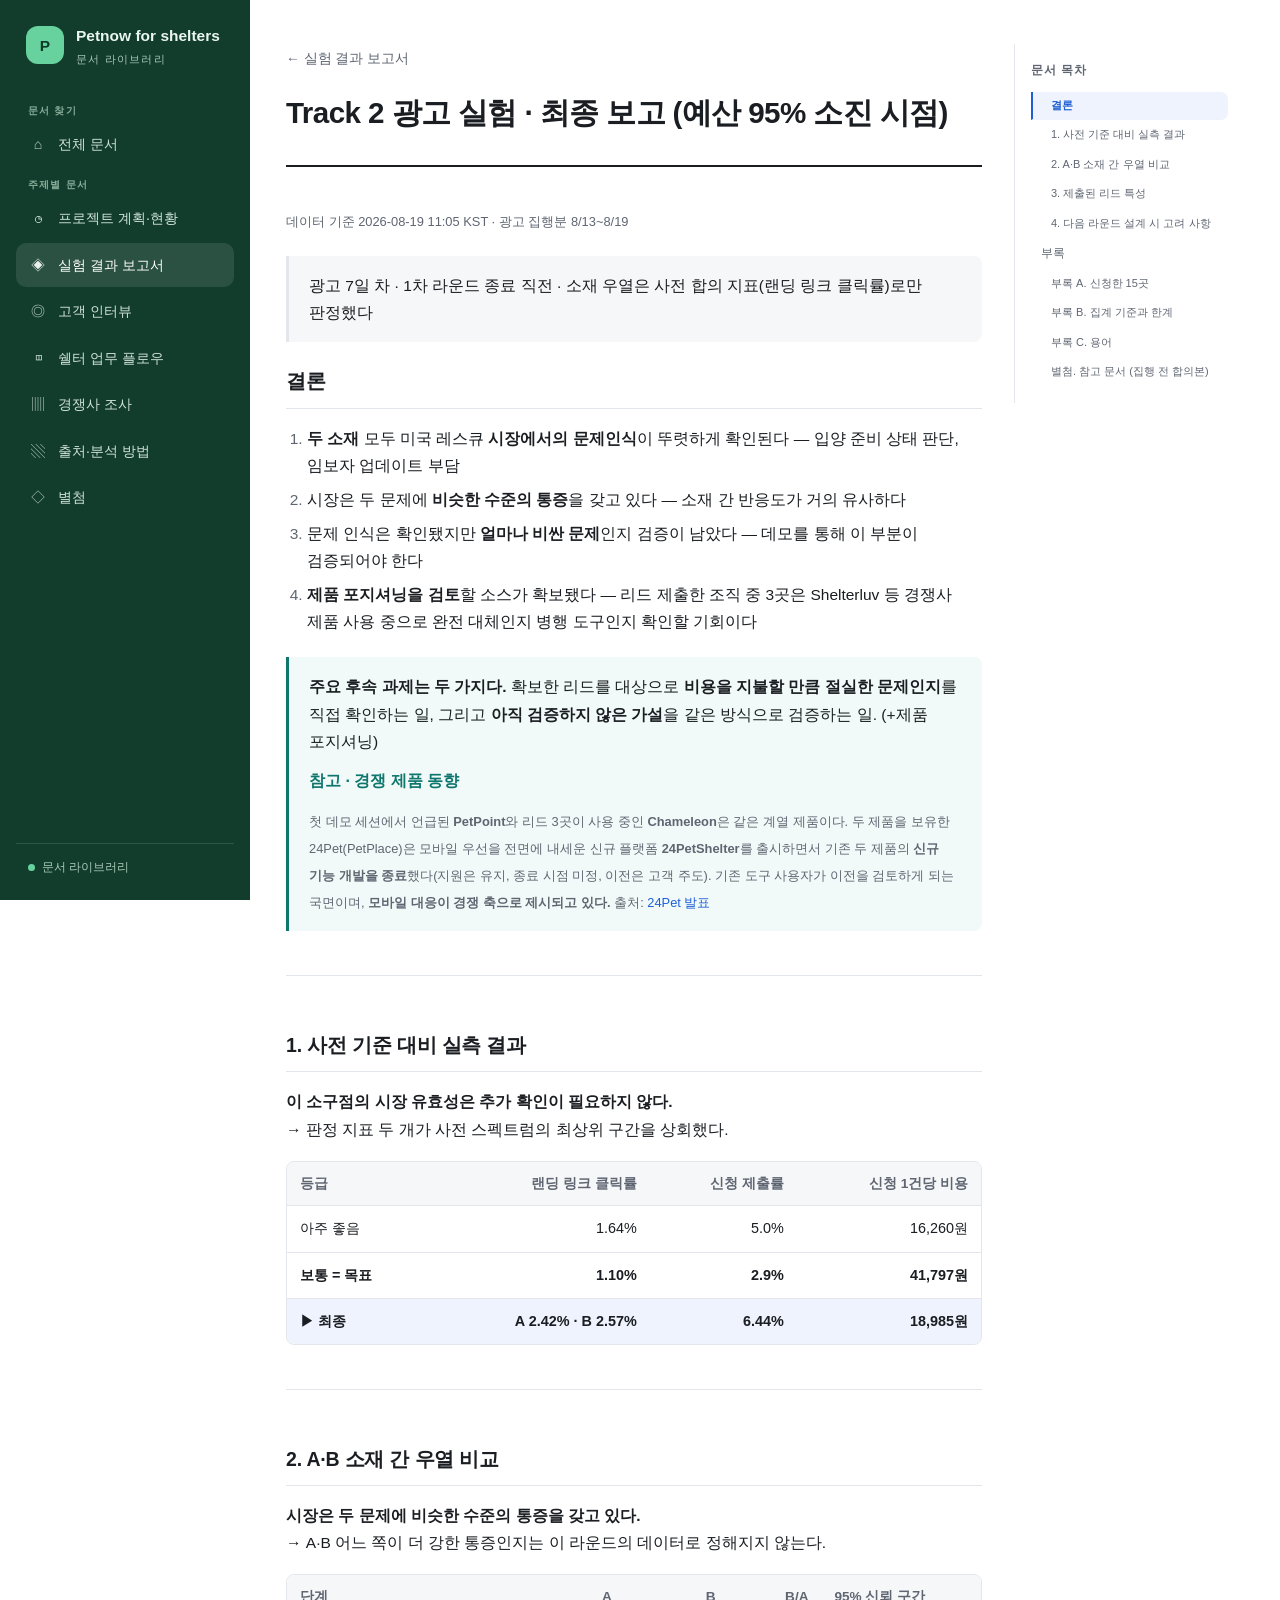
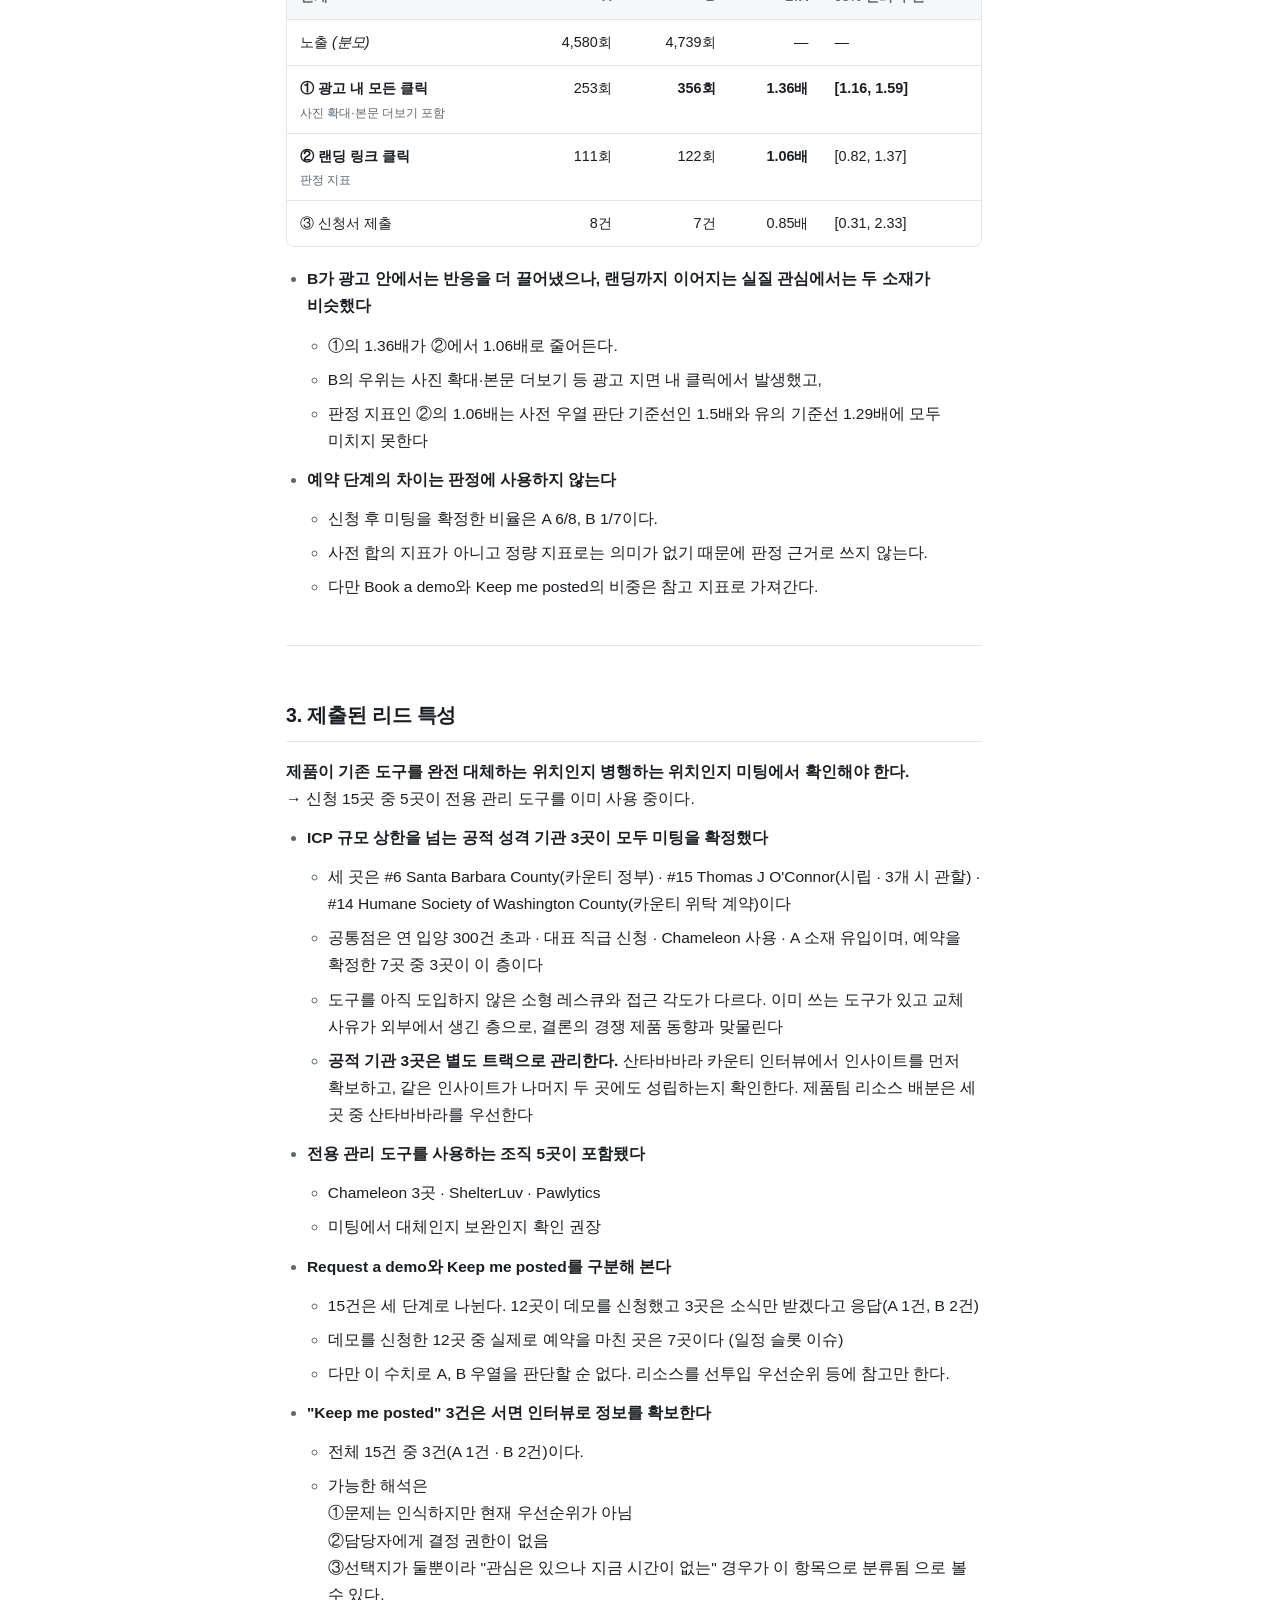
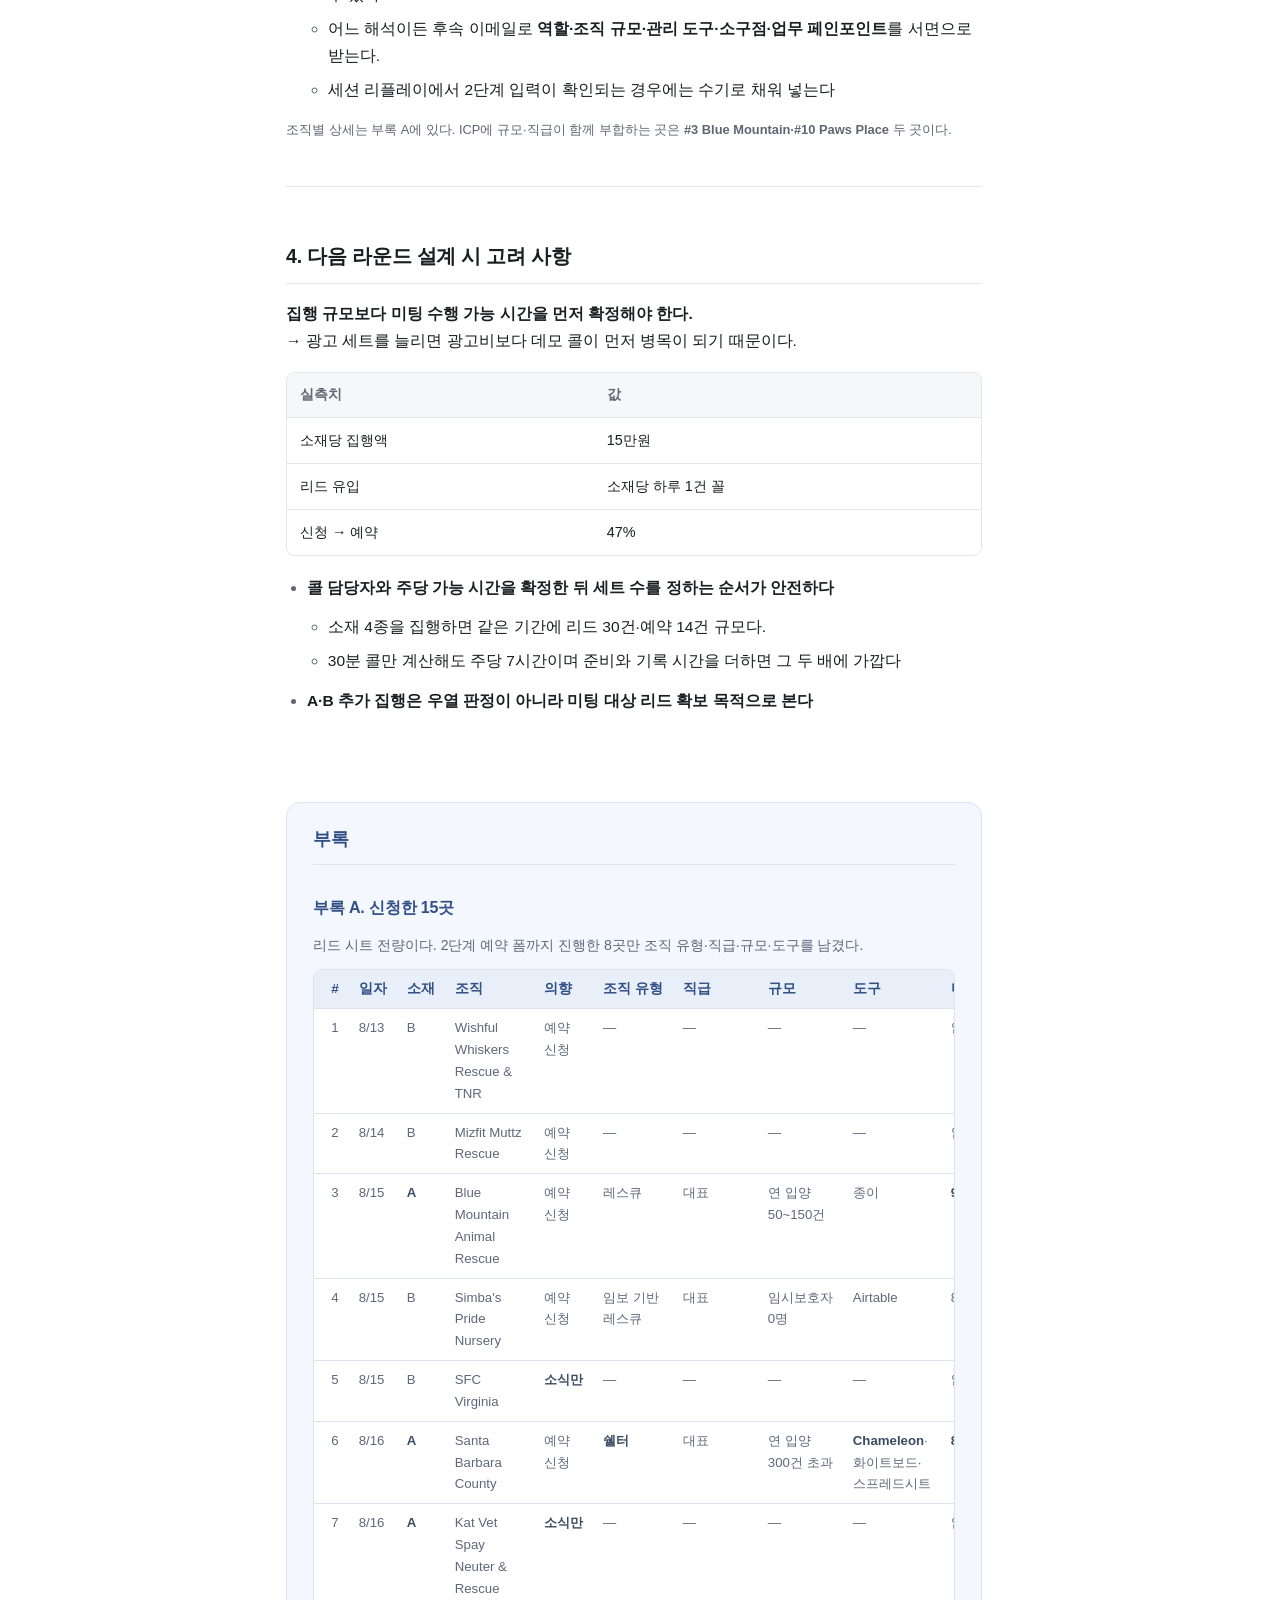
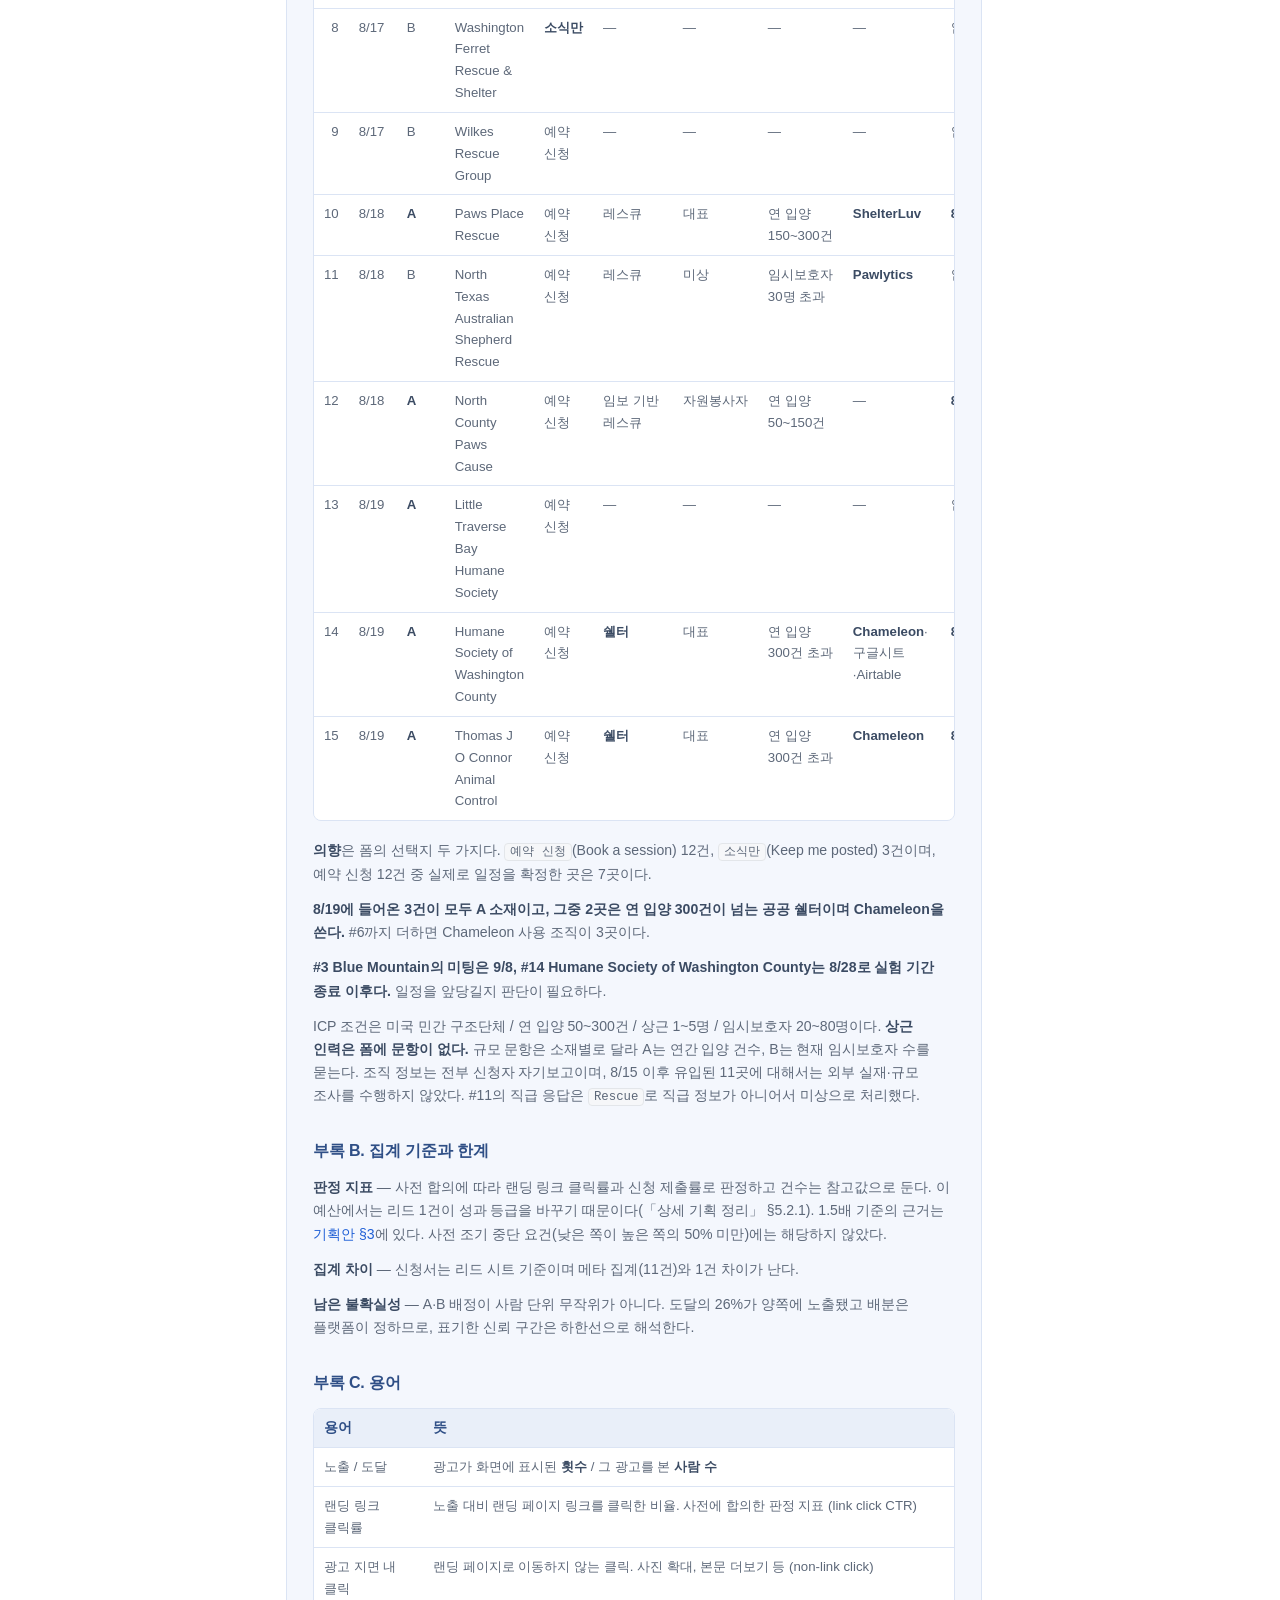
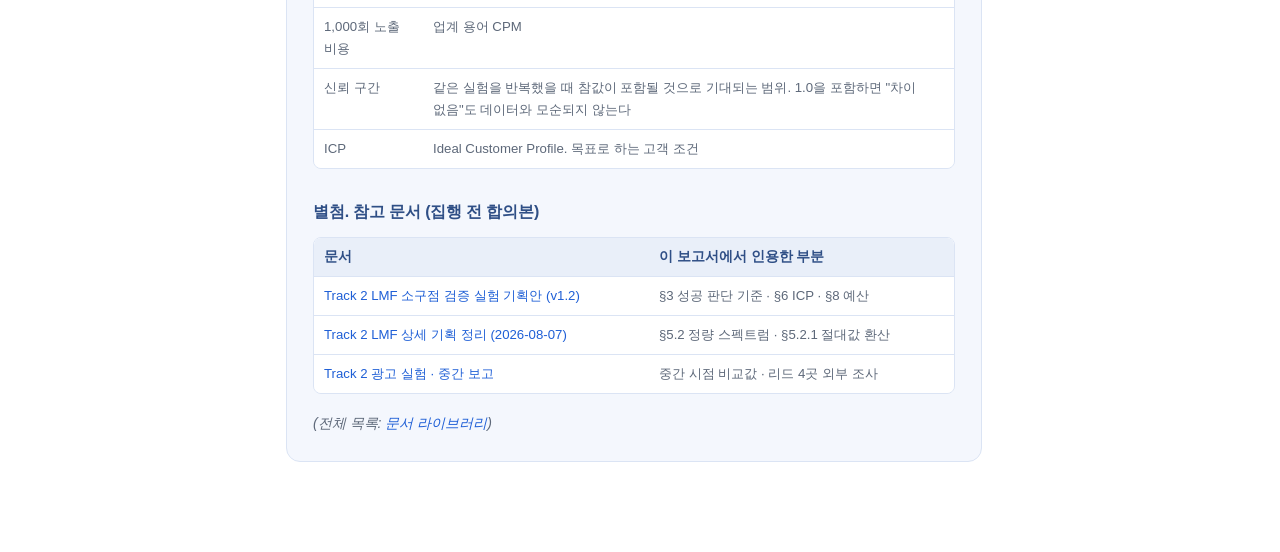
<file: track2-final-report.html>
<!doctype html>
<html lang="ko">
<head>
<meta charset="utf-8">
<meta name="viewport" content="width=device-width, initial-scale=1">
<title>Track 2 광고 실험 · 최종 보고 (예산 95% 소진 시점)</title>
<style>
:root{
  --bg:#ffffff; --fg:#1a1d21; --muted:#5f6672; --line:#e3e6ea; --soft:#f6f7f9;
  --accent:#1f5fd6; --accent-soft:#eef3fd;
  --action:#b45309; --action-bg:#fffaf0; --action-line:#f0c78a;
  --ask:#1f5fd6; --ask-bg:#f2f6fd; --ask-line:#a9c4f0;
  --warn:#b02a37; --warn-bg:#fdf4f5; --warn-line:#eeb4ba;
  --observe:#0f766e; --observe-bg:#f1faf8; --observe-line:#a3d5cd;
  --apx-bg:#f4f7fd; --apx-line:#dbe4f4; --apx-fg:#5d6879; --apx-head:#2f4f86; --apx-th:#e9eff9; --apx-strong:#3b4b63;
}
:root:not([data-theme="light"]) { }
@media (prefers-color-scheme: dark){
  :root:not([data-theme="light"]){
    --bg:#15181c; --fg:#e6e9ee; --muted:#98a1ae; --line:#2b3138; --soft:#1b1f24;
    --accent:#7aa8f5; --accent-soft:#1b2536;
    --action:#e5a457; --action-bg:#241d12; --action-line:#5c452a;
    --ask:#7aa8f5; --ask-bg:#161f2e; --ask-line:#33507e;
    --warn:#f08c96; --warn-bg:#2a1a1d; --warn-line:#6b3b42;
    --observe:#5ec5b8; --observe-bg:#132623; --observe-line:#2f5b55;
    --apx-bg:#141b26; --apx-line:#28374d; --apx-fg:#93a2b8; --apx-head:#8fb2f0; --apx-th:#1b2536; --apx-strong:#c3cfe0;
  }
}
:root[data-theme="dark"]{
  --bg:#15181c; --fg:#e6e9ee; --muted:#98a1ae; --line:#2b3138; --soft:#1b1f24;
  --accent:#7aa8f5; --accent-soft:#1b2536;
  --action:#e5a457; --action-bg:#241d12; --action-line:#5c452a;
  --ask:#7aa8f5; --ask-bg:#161f2e; --ask-line:#33507e;
  --warn:#f08c96; --warn-bg:#2a1a1d; --warn-line:#6b3b42;
  --observe:#5ec5b8; --observe-bg:#132623; --observe-line:#2f5b55;
  --apx-bg:#141b26; --apx-line:#28374d; --apx-fg:#93a2b8; --apx-head:#8fb2f0; --apx-th:#1b2536; --apx-strong:#c3cfe0;
}

*{box-sizing:border-box}
body{
  margin:0; background:var(--bg); color:var(--fg);
  font-family:-apple-system,BlinkMacSystemFont,"Apple SD Gothic Neo","Pretendard","Noto Sans KR",sans-serif;
  font-size:15.5px; line-height:1.75;
  word-break:keep-all; overflow-wrap:break-word;
  -webkit-font-smoothing:antialiased;
}
.wrap{max-width:900px;margin:0 auto;padding:56px 28px 100px}
.doc-main{max-width:900px}

a.back{display:inline-block;margin-bottom:22px;font-size:.86rem;color:var(--muted);border:0}
a.back:hover{color:var(--accent);border:0}
header.doc{border-bottom:2px solid var(--fg);padding-bottom:20px;margin-bottom:40px}
header.doc h1{font-size:1.85rem;line-height:1.35;margin:0 0 12px;letter-spacing:-.02em}
header.doc .meta{color:var(--muted);font-size:.86rem;line-height:1.7}

h2{
  font-size:1.22rem;margin:52px 0 16px;padding-bottom:9px;
  border-bottom:1px solid var(--line);letter-spacing:-.01em;
}
h2:first-of-type{margin-top:0}
h3{font-size:1.02rem;margin:30px 0 12px;color:var(--fg)}
p{margin:12px 0}
strong{font-weight:650}
a{color:var(--accent);text-decoration:none;border-bottom:1px solid transparent}
a:hover{border-bottom-color:var(--accent)}
hr{border:0;border-top:1px solid var(--line);margin:44px 0}
small{font-size:.83em;color:var(--muted);line-height:1.6}
sup{font-size:.7em}

ul,ol{padding-left:1.35em;margin:12px 0}
li{margin:7px 0}
li::marker{color:var(--muted)}

/* 표 */
.tbl{overflow-x:auto;margin:18px 0;border:1px solid var(--line);border-radius:8px}
table{border-collapse:collapse;width:100%;font-size:.9rem;min-width:520px}
th,td{padding:10px 13px;border-bottom:1px solid var(--line);text-align:left;vertical-align:top}
th{background:var(--soft);font-weight:650;white-space:nowrap;font-size:.85rem;color:var(--muted)}
tr:last-child td{border-bottom:0}
td small{display:block;margin-top:2px}
tr.row-now{background:var(--accent-soft)}
tr.row-now td{font-weight:600}

/* 콜아웃 */
blockquote{margin:22px 0;padding:16px 20px;border-left:3px solid var(--line);background:var(--soft);border-radius:0 8px 8px 0}
blockquote p:first-child{margin-top:0}
blockquote p:last-child{margin-bottom:0}
blockquote h3{margin:0 0 12px;font-size:1rem}
blockquote ul{margin:8px 0}

/* 콜아웃 안의 하위 묶음 — 별개 액션이 아니라 한 덩어리로 읽히게 */
blockquote ul.sub{
  list-style:none;margin:9px 0 2px;padding:2px 0 2px 14px;
  border-left:2px solid var(--line);
  font-size:.88em;line-height:1.55;opacity:.82;
}
blockquote ul.sub li{margin:3px 0;text-indent:-1.25em;padding-left:1.25em}
blockquote.action ul.sub{border-left-color:var(--action-line)}
blockquote.ask ul.sub{border-left-color:var(--ask-line)}
blockquote.observe ul.sub{border-left-color:var(--observe-line)}

blockquote.action{border-left-color:var(--action);background:var(--action-bg)}
blockquote.action h3{color:var(--action)}
blockquote.ask{border-left-color:var(--ask);background:var(--ask-bg)}
blockquote.ask h3{color:var(--ask)}
blockquote.warn{border-left-color:var(--warn);background:var(--warn-bg)}
blockquote.observe{border-left-color:var(--observe);background:var(--observe-bg)}
blockquote.observe h3{color:var(--observe)}
p.inline-warn{
  margin-top:14px;padding:11px 14px;border-radius:6px;
  background:var(--warn-bg);border:1px solid var(--warn-line);color:var(--fg);
}

/* 녹화 로그 등 기계 기록 — 콜아웃 박스로 감싸고 본문보다 흐리게 둔다 */
pre{
  margin:26px 0 20px;padding:14px 18px;overflow-x:auto;
  background:var(--soft);border:0;border-left:3px solid var(--line);border-radius:0 8px 8px 0;
  font-size:.82rem;line-height:1.6;color:var(--muted);opacity:.9;
}
pre code{color:inherit;background:none;border:0;padding:0}
code{font-family:ui-monospace,SFMono-Regular,Menlo,monospace;font-size:.88em}
p code,li code,td code{background:var(--soft);padding:1px 5px;border-radius:4px;border:1px solid var(--line)}

/* 부록·별첨 — 본문과 위계를 나눈 참고 영역 (허브 별첨 박스와 같은 형식, 파란톤) */
.appendix{
  margin:88px 0 0;padding:22px 26px 14px;
  background:var(--apx-bg);border:1px solid var(--apx-line);border-radius:14px;
  color:var(--apx-fg);font-size:.88rem;line-height:1.65;
}
.appendix h1#부록{
  margin:0 0 16px;padding:0 0 10px;border-top:0;border-bottom:1px solid var(--apx-line);
  color:var(--apx-head);font-size:1.12rem;
}
.appendix h2{margin:30px 0 10px;padding:0;border:0;color:var(--apx-head);font-size:1rem}
.appendix h3{margin:22px 0 8px;color:var(--apx-head);font-size:.94rem}
.appendix strong{color:var(--apx-strong)}
.appendix a{color:var(--accent)}
.appendix small{color:var(--apx-fg);opacity:.85}
.appendix .tbl{margin:12px 0 18px;border-color:var(--apx-line)}
.appendix table{background:var(--bg);font-size:.94em;min-width:460px}
.appendix th,.appendix td{padding:8px 10px;border-color:var(--apx-line)}
.appendix th{background:var(--apx-th);color:var(--apx-head)}
.appendix blockquote{background:var(--bg);border-left-color:var(--apx-line)}
.appendix blockquote.action{background:var(--action-bg);border-left-color:var(--action)}
.appendix blockquote.ask{background:var(--ask-bg);border-left-color:var(--ask)}
.appendix blockquote.warn{background:var(--warn-bg);border-left-color:var(--warn)}
.appendix blockquote.observe{background:var(--observe-bg);border-left-color:var(--observe)}
.appendix pre{background:var(--bg);border-left-color:var(--apx-line)}
.appendix hr{border-top-color:var(--apx-line)}

@media print{
  body{font-size:10.5pt}
  .wrap{padding:0;max-width:none}
  h2{page-break-after:avoid}
  .tbl,blockquote,pre{page-break-inside:avoid}
}
@media (max-width:640px){
  .wrap{padding:32px 18px 70px}
  header.doc h1{font-size:1.45rem}
}

.app-shell{display:grid;grid-template-columns:250px minmax(0,1fr);min-height:100vh}
.sidebar{position:sticky;top:0;height:100vh;padding:22px 16px;background:#123d2d;color:#eaf6ef;display:flex;flex-direction:column;overflow-y:auto}
.brand{display:flex;gap:12px;align-items:center;padding:0 10px 24px;text-decoration:none;color:inherit;border:0}
.brand:hover{border:0}
.brand-mark{width:38px;height:38px;border-radius:12px;display:grid;place-items:center;background:#68d29e;color:#0d3a29;font-weight:800}
.brand strong,.brand small{display:block}
.brand small{margin-top:2px;color:#a9c8b8;font-size:11px;text-transform:uppercase;letter-spacing:.11em}
.nav-section{margin:9px 0 3px;padding:0 12px;color:#88ad9a;font-size:10px;font-weight:700;letter-spacing:.12em;text-transform:uppercase}
.nav-link{display:flex;align-items:center;gap:10px;padding:10px 12px;margin:2px 0;color:#cfe2d8;text-decoration:none;border-radius:10px;font-size:14px;border:0}
.nav-link:hover,.nav-link.active{color:#fff;background:rgba(255,255,255,.1);border:0}
.nav-icon{width:20px;text-align:center;opacity:.9}
.sidebar-footer{margin-top:auto;padding:13px 12px 0;border-top:1px solid rgba(255,255,255,.12);color:#a9c8b8;font-size:12px}
.status-dot{display:inline-block;width:7px;height:7px;margin-right:7px;border-radius:50%;background:#68d29e}

.doc-layout{display:grid;grid-template-columns:minmax(0,1fr) 230px;gap:32px;align-items:start;
  max-width:1240px;margin:0 auto;padding:44px 36px 90px}
.toc{position:sticky;top:44px;max-height:calc(100vh - 80px);padding:16px;overflow:hidden;border-left:1px solid var(--line)}
.toc strong{display:block;margin-bottom:10px;font-size:12px;text-transform:uppercase;letter-spacing:.08em;color:var(--muted)}
.toc-links{max-height:calc(100vh - 130px);overflow-y:auto;scrollbar-width:thin}
.toc-link{display:block;margin:1px 0;padding:6px 8px;border-left:2px solid transparent;border-radius:0 7px 7px 0;
  color:var(--muted);font-size:12px;line-height:1.4;text-decoration:none;transition:color .15s,background .15s,border-color .15s}
.toc-link:hover{color:var(--accent);background:var(--soft);border-left-color:transparent}
.toc-link.active{border-left-color:var(--accent);background:var(--accent-soft);color:var(--accent);font-weight:750}
.toc-link.toc-sub{padding-left:18px;font-size:11px}
.doc-main{min-width:0}

@media (max-width:1100px){
  .app-shell{grid-template-columns:1fr}
  .sidebar{position:static;height:auto;flex-direction:row;flex-wrap:wrap;align-items:center;gap:4px;padding:14px 16px}
  .sidebar .nav-section,.sidebar-footer{display:none}
  .brand{padding:0 12px 0 0}
  .doc-layout{grid-template-columns:1fr;gap:0;padding:28px 18px 70px}
  .toc{display:none}
}
@media print{ .sidebar,.toc{display:none} .app-shell,.doc-layout{display:block} .doc-layout{padding:0;max-width:none} }
</style>
</head>
<body>
<div class="app-shell">
  <aside class="sidebar">
    <a class="brand" href="./">
      <span class="brand-mark">P</span>
      <span><strong>Petnow for shelters</strong><small>문서 라이브러리</small></span>
    </a>
    <nav aria-label="주요 메뉴"><div class="nav-section">문서 찾기</div><a class="nav-link" href="./"><span class="nav-icon">⌂</span>전체 문서</a><div class="nav-section">주제별 문서</div><a class="nav-link" href="./#/library/project"><span class="nav-icon">◷</span>프로젝트 계획·현황</a><a class="nav-link active" href="./#/library/results"><span class="nav-icon">◈</span>실험 결과 보고서</a><a class="nav-link" href="./#/library/interview"><span class="nav-icon">◎</span>고객 인터뷰</a><a class="nav-link" href="./#/library/workflow"><span class="nav-icon">◫</span>쉘터 업무 플로우</a><a class="nav-link" href="./#/library/competitors"><span class="nav-icon">▥</span>경쟁사 조사</a><a class="nav-link" href="./#/library/methods"><span class="nav-icon">▧</span>출처·분석 방법</a><a class="nav-link" href="./#/library/appendix"><span class="nav-icon">◇</span>별첨</a></nav>
    <div class="sidebar-footer"><span class="status-dot"></span><span>문서 라이브러리</span></div>
  </aside>
  <main class="doc-layout">
    <article class="doc-main">
      <a class="back" href="./#/library/results">← 실험 결과 보고서</a>
      <header class="doc">
        <h1>Track 2 광고 실험 · 최종 보고 (예산 95% 소진 시점)</h1>
        <div class="meta"></div>
      </header>
      <p><small>데이터 기준 2026-08-19 11:05 KST · 광고 집행분 8/13~8/19</small></p>
<blockquote class="note">
<p>광고 7일 차 · 1차 라운드 종료 직전 · 소재 우열은 사전 합의 지표(랜딩 링크 클릭률)로만 판정했다</p>
</blockquote>
<h2>결론</h2>
<ol>
<li><strong>두 소재</strong> 모두 미국 레스큐 <strong>시장에서의 문제인식</strong>이 뚜렷하게 확인된다 — 입양 준비 상태 판단, 임보자 업데이트 부담</li>
<li>시장은 두 문제에 <strong>비슷한 수준의 통증</strong>을 갖고 있다 — 소재 간 반응도가 거의 유사하다</li>
<li>문제 인식은 확인됐지만 <strong>얼마나 비싼 문제</strong>인지 검증이 남았다 — 데모를 통해 이 부분이 검증되어야 한다</li>
<li><strong>제품 포지셔닝을 검토</strong>할 소스가 확보됐다 — 리드 제출한 조직 중 3곳은 Shelterluv 등 경쟁사 제품 사용 중으로 완전 대체인지 병행 도구인지 확인할 기회이다</li>
</ol>
<blockquote class="observe">
<p><strong>주요 후속 과제는 두 가지다.</strong> 확보한 리드를 대상으로 <strong>비용을 지불할 만큼 절실한 문제인지</strong>를 직접 확인하는 일, 그리고 <strong>아직 검증하지 않은 가설</strong>을 같은 방식으로 검증하는 일. (+제품 포지셔닝)</p>
<h3>참고 · 경쟁 제품 동향</h3>
<p><small>첫 데모 세션에서 언급된 <strong>PetPoint</strong>와 리드 3곳이 사용 중인 <strong>Chameleon</strong>은 같은 계열 제품이다. 두 제품을 보유한 24Pet(PetPlace)은 모바일 우선을 전면에 내세운 신규 플랫폼 <strong>24PetShelter</strong>를 출시하면서 기존 두 제품의 <strong>신규 기능 개발을 종료</strong>했다(지원은 유지, 종료 시점 미정, 이전은 고객 주도). 기존 도구 사용자가 이전을 검토하게 되는 국면이며, <strong>모바일 대응이 경쟁 축으로 제시되고 있다.</strong> 출처: <a href="https://www.24pet.com/24petshelter-software-announcement">24Pet 발표</a></small></p>
</blockquote>
<hr />
<h2>1. 사전 기준 대비 실측 결과</h2>
<p><strong>이 소구점의 시장 유효성은 추가 확인이 필요하지 않다.</strong><br />
→ 판정 지표 두 개가 사전 스펙트럼의 최상위 구간을 상회했다.</p>
<div class="tbl"><table>
<thead>
<tr>
<th>등급</th>
<th style="text-align: right;">랜딩 링크 클릭률</th>
<th style="text-align: right;">신청 제출률</th>
<th style="text-align: right;">신청 1건당 비용</th>
</tr>
</thead>
<tbody>
<tr>
<td>아주 좋음</td>
<td style="text-align: right;">1.64%</td>
<td style="text-align: right;">5.0%</td>
<td style="text-align: right;">16,260원</td>
</tr>
<tr>
<td><strong>보통 = 목표</strong></td>
<td style="text-align: right;"><strong>1.10%</strong></td>
<td style="text-align: right;"><strong>2.9%</strong></td>
<td style="text-align: right;"><strong>41,797원</strong></td>
</tr>
<tr class="row-now"><td><strong>▶ 최종</strong></td>
<td style="text-align: right;"><strong>A 2.42% · B 2.57%</strong></td>
<td style="text-align: right;"><strong>6.44%</strong></td>
<td style="text-align: right;"><strong>18,985원</strong></td>
</tr>
</tbody>
</table></div>
<hr />
<h2>2. A·B 소재 간 우열 비교</h2>
<p><strong>시장은 두 문제에 비슷한 수준의 통증을 갖고 있다.</strong><br />
→ A·B 어느 쪽이 더 강한 통증인지는 이 라운드의 데이터로 정해지지 않는다.</p>
<div class="tbl"><table>
<thead>
<tr>
<th>단계</th>
<th style="text-align: right;">A</th>
<th style="text-align: right;">B</th>
<th style="text-align: right;">B/A</th>
<th>95% 신뢰 구간</th>
</tr>
</thead>
<tbody>
<tr>
<td>노출 <em>(분모)</em></td>
<td style="text-align: right;">4,580회</td>
<td style="text-align: right;">4,739회</td>
<td style="text-align: right;">—</td>
<td>—</td>
</tr>
<tr>
<td><strong>① 광고 내 모든 클릭</strong> <small>사진 확대·본문 더보기 포함</small></td>
<td style="text-align: right;">253회</td>
<td style="text-align: right;"><strong>356회</strong></td>
<td style="text-align: right;"><strong>1.36배</strong></td>
<td><strong>[1.16, 1.59]</strong></td>
</tr>
<tr>
<td><strong>② 랜딩 링크 클릭</strong> <small>판정 지표</small></td>
<td style="text-align: right;">111회</td>
<td style="text-align: right;">122회</td>
<td style="text-align: right;"><strong>1.06배</strong></td>
<td>[0.82, 1.37]</td>
</tr>
<tr>
<td>③ 신청서 제출</td>
<td style="text-align: right;">8건</td>
<td style="text-align: right;">7건</td>
<td style="text-align: right;">0.85배</td>
<td>[0.31, 2.33]</td>
</tr>
</tbody>
</table></div>
<ul>
<li><strong>B가 광고 안에서는 반응을 더 끌어냈으나, 랜딩까지 이어지는 실질 관심에서는 두 소재가 비슷했다</strong> <ul>
<li>①의 1.36배가 ②에서 1.06배로 줄어든다. </li>
<li>B의 우위는 사진 확대·본문 더보기 등 광고 지면 내 클릭에서 발생했고, </li>
<li>판정 지표인 ②의 1.06배는 사전 우열 판단 기준선인 1.5배와 유의 기준선 1.29배에 모두 미치지 못한다</li>
</ul>
</li>
<li><strong>예약 단계의 차이는 판정에 사용하지 않는다</strong> <ul>
<li>신청 후 미팅을 확정한 비율은 A 6/8, B 1/7이다. </li>
<li>사전 합의 지표가 아니고 정량 지표로는 의미가 없기 때문에 판정 근거로 쓰지 않는다. </li>
<li>다만 Book a demo와 Keep me posted의 비중은 참고 지표로 가져간다.</li>
</ul>
</li>
</ul>
<hr />
<h2>3. 제출된 리드 특성</h2>
<p><strong>제품이 기존 도구를 완전 대체하는 위치인지 병행하는 위치인지 미팅에서 확인해야 한다.</strong><br />
→ 신청 15곳 중 5곳이 전용 관리 도구를 이미 사용 중이다.</p>
<ul>
<li><strong>ICP 규모 상한을 넘는 공적 성격 기관 3곳이 모두 미팅을 확정했다</strong><ul>
<li>세 곳은 #6 Santa Barbara County(카운티 정부) · #15 Thomas J O'Connor(시립 · 3개 시 관할) · #14 Humane Society of Washington County(카운티 위탁 계약)이다</li>
<li>공통점은 연 입양 300건 초과 · 대표 직급 신청 · Chameleon 사용 · A 소재 유입이며, 예약을 확정한 7곳 중 3곳이 이 층이다</li>
<li>도구를 아직 도입하지 않은 소형 레스큐와 접근 각도가 다르다. 이미 쓰는 도구가 있고 교체 사유가 외부에서 생긴 층으로, 결론의 경쟁 제품 동향과 맞물린다</li>
<li><strong>공적 기관 3곳은 별도 트랙으로 관리한다.</strong> 산타바바라 카운티 인터뷰에서 인사이트를 먼저 확보하고, 같은 인사이트가 나머지 두 곳에도 성립하는지 확인한다. 제품팀 리소스 배분은 세 곳 중 산타바바라를 우선한다</li>
</ul>
</li>
<li><strong>전용 관리 도구를 사용하는 조직 5곳이 포함됐다</strong><ul>
<li>Chameleon 3곳 · ShelterLuv · Pawlytics</li>
<li>미팅에서 대체인지 보완인지 확인 권장</li>
</ul>
</li>
<li><strong>Request a demo와 Keep me posted를 구분해 본다</strong><ul>
<li>15건은 세 단계로 나뉜다. 12곳이 데모를 신청했고 3곳은 소식만 받겠다고 응답(A 1건, B 2건) </li>
<li>데모를 신청한 12곳 중 실제로 예약을 마친 곳은 7곳이다 (일정 슬롯 이슈)</li>
<li>다만 이 수치로 A, B 우열을 판단할 순 없다. 리소스를 선투입 우선순위 등에 참고만 한다.</li>
</ul>
</li>
<li><strong>"Keep me posted" 3건은 서면 인터뷰로 정보를 확보한다</strong><ul>
<li>전체 15건 중 3건(A 1건 · B 2건)이다. </li>
<li>가능한 해석은 <br />
    ①문제는 인식하지만 현재 우선순위가 아님 <br />
    ②담당자에게 결정 권한이 없음 <br />
    ③선택지가 둘뿐이라 "관심은 있으나 지금 시간이 없는" 경우가 이 항목으로 분류됨 으로 볼 수 있다.</li>
<li>어느 해석이든 후속 이메일로 <strong>역할·조직 규모·관리 도구·소구점·업무 페인포인트</strong>를 서면으로 받는다.</li>
<li>세션 리플레이에서 2단계 입력이 확인되는 경우에는 수기로 채워 넣는다</li>
</ul>
</li>
</ul>
<p><small>조직별 상세는 부록 A에 있다. ICP에 규모·직급이 함께 부합하는 곳은 <strong>#3 Blue Mountain·#10 Paws Place</strong> 두 곳이다.</small></p>
<hr />
<h2>4. 다음 라운드 설계 시 고려 사항</h2>
<p><strong>집행 규모보다 미팅 수행 가능 시간을 먼저 확정해야 한다.</strong><br />
→ 광고 세트를 늘리면 광고비보다 데모 콜이 먼저 병목이 되기 때문이다.</p>
<div class="tbl"><table>
<thead>
<tr>
<th>실측치</th>
<th>값</th>
</tr>
</thead>
<tbody>
<tr>
<td>소재당 집행액</td>
<td>15만원</td>
</tr>
<tr>
<td>리드 유입</td>
<td>소재당 하루 1건 꼴</td>
</tr>
<tr>
<td>신청 → 예약</td>
<td>47%</td>
</tr>
</tbody>
</table></div>
<ul>
<li><strong>콜 담당자와 주당 가능 시간을 확정한 뒤 세트 수를 정하는 순서가 안전하다</strong><ul>
<li>소재 4종을 집행하면 같은 기간에 리드 30건·예약 14건 규모다. </li>
<li>30분 콜만 계산해도 주당 7시간이며 준비와 기록 시간을 더하면 그 두 배에 가깝다</li>
</ul>
</li>
<li><strong>A·B 추가 집행은 우열 판정이 아니라 미팅 대상 리드 확보 목적으로 본다</strong></li>
</ul>
<section class="appendix"><h1 id="부록">부록</h1>
<h2>부록 A. 신청한 15곳</h2>
<p>리드 시트 전량이다. 2단계 예약 폼까지 진행한 8곳만 조직 유형·직급·규모·도구를 남겼다.</p>
<div class="tbl"><table>
<thead>
<tr>
<th style="text-align: right;">#</th>
<th>일자</th>
<th>소재</th>
<th>조직</th>
<th>의향</th>
<th>조직 유형</th>
<th>직급</th>
<th>규모</th>
<th>도구</th>
<th>미팅</th>
</tr>
</thead>
<tbody>
<tr>
<td style="text-align: right;">1</td>
<td>8/13</td>
<td>B</td>
<td>Wishful Whiskers Rescue &amp; TNR</td>
<td>예약 신청</td>
<td>—</td>
<td>—</td>
<td>—</td>
<td>—</td>
<td>없음</td>
</tr>
<tr>
<td style="text-align: right;">2</td>
<td>8/14</td>
<td>B</td>
<td>Mizfit Muttz Rescue</td>
<td>예약 신청</td>
<td>—</td>
<td>—</td>
<td>—</td>
<td>—</td>
<td>없음</td>
</tr>
<tr>
<td style="text-align: right;">3</td>
<td>8/15</td>
<td><strong>A</strong></td>
<td>Blue Mountain Animal Rescue</td>
<td>예약 신청</td>
<td>레스큐</td>
<td>대표</td>
<td>연 입양 50~150건</td>
<td>종이</td>
<td><strong>9/8</strong></td>
</tr>
<tr>
<td style="text-align: right;">4</td>
<td>8/15</td>
<td>B</td>
<td>Simba's Pride Nursery</td>
<td>예약 신청</td>
<td>임보 기반 레스큐</td>
<td>대표</td>
<td>임시보호자 0명</td>
<td>Airtable</td>
<td>8/17</td>
</tr>
<tr>
<td style="text-align: right;">5</td>
<td>8/15</td>
<td>B</td>
<td>SFC Virginia</td>
<td><strong>소식만</strong></td>
<td>—</td>
<td>—</td>
<td>—</td>
<td>—</td>
<td>없음</td>
</tr>
<tr>
<td style="text-align: right;">6</td>
<td>8/16</td>
<td><strong>A</strong></td>
<td>Santa Barbara County</td>
<td>예약 신청</td>
<td><strong>쉘터</strong></td>
<td>대표</td>
<td>연 입양 300건 초과</td>
<td><strong>Chameleon</strong>·화이트보드·스프레드시트</td>
<td><strong>8/20</strong></td>
</tr>
<tr>
<td style="text-align: right;">7</td>
<td>8/16</td>
<td><strong>A</strong></td>
<td>Kat Vet Spay Neuter &amp; Rescue</td>
<td><strong>소식만</strong></td>
<td>—</td>
<td>—</td>
<td>—</td>
<td>—</td>
<td>없음</td>
</tr>
<tr>
<td style="text-align: right;">8</td>
<td>8/17</td>
<td>B</td>
<td>Washington Ferret Rescue &amp; Shelter</td>
<td><strong>소식만</strong></td>
<td>—</td>
<td>—</td>
<td>—</td>
<td>—</td>
<td>없음</td>
</tr>
<tr>
<td style="text-align: right;">9</td>
<td>8/17</td>
<td>B</td>
<td>Wilkes Rescue Group</td>
<td>예약 신청</td>
<td>—</td>
<td>—</td>
<td>—</td>
<td>—</td>
<td>없음</td>
</tr>
<tr>
<td style="text-align: right;">10</td>
<td>8/18</td>
<td><strong>A</strong></td>
<td>Paws Place Rescue</td>
<td>예약 신청</td>
<td>레스큐</td>
<td>대표</td>
<td>연 입양 150~300건</td>
<td><strong>ShelterLuv</strong></td>
<td><strong>8/19</strong></td>
</tr>
<tr>
<td style="text-align: right;">11</td>
<td>8/18</td>
<td>B</td>
<td>North Texas Australian Shepherd Rescue</td>
<td>예약 신청</td>
<td>레스큐</td>
<td>미상</td>
<td>임시보호자 30명 초과</td>
<td><strong>Pawlytics</strong></td>
<td>없음</td>
</tr>
<tr>
<td style="text-align: right;">12</td>
<td>8/18</td>
<td><strong>A</strong></td>
<td>North County Paws Cause</td>
<td>예약 신청</td>
<td>임보 기반 레스큐</td>
<td>자원봉사자</td>
<td>연 입양 50~150건</td>
<td>—</td>
<td><strong>8/21</strong></td>
</tr>
<tr>
<td style="text-align: right;">13</td>
<td>8/19</td>
<td><strong>A</strong></td>
<td>Little Traverse Bay Humane Society</td>
<td>예약 신청</td>
<td>—</td>
<td>—</td>
<td>—</td>
<td>—</td>
<td>없음</td>
</tr>
<tr>
<td style="text-align: right;">14</td>
<td>8/19</td>
<td><strong>A</strong></td>
<td>Humane Society of Washington County</td>
<td>예약 신청</td>
<td><strong>쉘터</strong></td>
<td>대표</td>
<td>연 입양 300건 초과</td>
<td><strong>Chameleon</strong>·구글시트·Airtable</td>
<td><strong>8/28</strong></td>
</tr>
<tr>
<td style="text-align: right;">15</td>
<td>8/19</td>
<td><strong>A</strong></td>
<td>Thomas J O Connor Animal Control</td>
<td>예약 신청</td>
<td><strong>쉘터</strong></td>
<td>대표</td>
<td>연 입양 300건 초과</td>
<td><strong>Chameleon</strong></td>
<td><strong>8/21</strong></td>
</tr>
</tbody>
</table></div>
<p><strong>의향</strong>은 폼의 선택지 두 가지다. <code>예약 신청</code>(Book a session) 12건, <code>소식만</code>(Keep me posted) 3건이며, 예약 신청 12건 중 실제로 일정을 확정한 곳은 7곳이다.</p>
<p><strong>8/19에 들어온 3건이 모두 A 소재이고, 그중 2곳은 연 입양 300건이 넘는 공공 쉘터이며 Chameleon을 쓴다.</strong> #6까지 더하면 Chameleon 사용 조직이 3곳이다.</p>
<p><strong>#3 Blue Mountain의 미팅은 9/8, #14 Humane Society of Washington County는 8/28로 실험 기간 종료 이후다.</strong> 일정을 앞당길지 판단이 필요하다.</p>
<p>ICP 조건은 미국 민간 구조단체 / 연 입양 50~300건 / 상근 1~5명 / 임시보호자 20~80명이다. <strong>상근 인력은 폼에 문항이 없다.</strong> 규모 문항은 소재별로 달라 A는 연간 입양 건수, B는 현재 임시보호자 수를 묻는다. 조직 정보는 전부 신청자 자기보고이며, 8/15 이후 유입된 11곳에 대해서는 외부 실재·규모 조사를 수행하지 않았다. #11의 직급 응답은 <code>Rescue</code>로 직급 정보가 아니어서 미상으로 처리했다.</p>
<h2>부록 B. 집계 기준과 한계</h2>
<p><strong>판정 지표</strong> — 사전 합의에 따라 랜딩 링크 클릭률과 신청 제출률로 판정하고 건수는 참고값으로 둔다. 이 예산에서는 리드 1건이 성과 등급을 바꾸기 때문이다(「상세 기획 정리」 §5.2.1). 1.5배 기준의 근거는 <a href="https://ssss22jj-netizen.github.io/petnow-research-hub/track2-plan.html#sec-03">기획안 §3</a>에 있다. 사전 조기 중단 요건(낮은 쪽이 높은 쪽의 50% 미만)에는 해당하지 않았다.</p>
<p><strong>집계 차이</strong> — 신청서는 리드 시트 기준이며 메타 집계(11건)와 1건 차이가 난다.</p>
<p><strong>남은 불확실성</strong> — A·B 배정이 사람 단위 무작위가 아니다. 도달의 26%가 양쪽에 노출됐고 배분은 플랫폼이 정하므로, 표기한 신뢰 구간은 하한선으로 해석한다.</p>
<h2>부록 C. 용어</h2>
<div class="tbl"><table>
<thead>
<tr>
<th>용어</th>
<th>뜻</th>
</tr>
</thead>
<tbody>
<tr>
<td>노출 / 도달</td>
<td>광고가 화면에 표시된 <strong>횟수</strong> / 그 광고를 본 <strong>사람 수</strong></td>
</tr>
<tr>
<td>랜딩 링크 클릭률</td>
<td>노출 대비 랜딩 페이지 링크를 클릭한 비율. 사전에 합의한 판정 지표 (link click CTR)</td>
</tr>
<tr>
<td>광고 지면 내 클릭</td>
<td>랜딩 페이지로 이동하지 않는 클릭. 사진 확대, 본문 더보기 등 (non-link click)</td>
</tr>
<tr>
<td>1,000회 노출 비용</td>
<td>업계 용어 CPM</td>
</tr>
<tr>
<td>신뢰 구간</td>
<td>같은 실험을 반복했을 때 참값이 포함될 것으로 기대되는 범위. 1.0을 포함하면 "차이 없음"도 데이터와 모순되지 않는다</td>
</tr>
<tr>
<td>ICP</td>
<td>Ideal Customer Profile. 목표로 하는 고객 조건</td>
</tr>
</tbody>
</table></div>
<h2>별첨. 참고 문서 (집행 전 합의본)</h2>
<div class="tbl"><table>
<thead>
<tr>
<th>문서</th>
<th>이 보고서에서 인용한 부분</th>
</tr>
</thead>
<tbody>
<tr>
<td><a href="https://ssss22jj-netizen.github.io/petnow-research-hub/track2-plan.html">Track 2 LMF 소구점 검증 실험 기획안 (v1.2)</a></td>
<td>§3 성공 판단 기준 · §6 ICP · §8 예산</td>
</tr>
<tr>
<td><a href="https://ssss22jj-netizen.github.io/petnow-research-hub/#/doc/bWVldGluZ3MvMjAyNi0wOC0wN19UcmFjazJfTE1GX-2bhOyGjeq4sO2ajS5tZA">Track 2 LMF 상세 기획 정리 (2026-08-07)</a></td>
<td>§5.2 정량 스펙트럼 · §5.2.1 절대값 환산</td>
</tr>
<tr>
<td><a href="https://ssss22jj-netizen.github.io/petnow-research-hub/track2-m1-report.html">Track 2 광고 실험 · 중간 보고</a></td>
<td>중간 시점 비교값 · 리드 4곳 외부 조사</td>
</tr>
</tbody>
</table></div>
<p><em>(전체 목록: <a href="https://ssss22jj-netizen.github.io/petnow-research-hub/">문서 라이브러리</a>)</em></p></section>
    </article>
    <aside class="toc"><strong>문서 목차</strong><div class="toc-links"></div></aside>
  </main>
</div>
<script>
(function(){
  var main=document.querySelector('.doc-main');
  var heads=main.querySelectorAll('h2, h1#부록');
  var box=document.querySelector('.toc-links');
  if(!heads.length){document.querySelector('.toc').style.display='none';return;}
  var links=[];
  heads.forEach(function(h,i){
    if(!h.id) h.id='sec-'+i;
    var a=document.createElement('a');
    a.className='toc-link'+(h.tagName==='H1'?'':' toc-sub');
    a.href='#'+h.id; a.textContent=h.textContent.trim();
    box.appendChild(a); links.push([h,a]);
  });
  function sync(){
    var y=window.scrollY+120, cur=links[0];
    links.forEach(function(p){ if(p[0].getBoundingClientRect().top+window.scrollY<=y) cur=p; });
    links.forEach(function(p){ p[1].classList.toggle('active', p===cur); });
  }
  sync(); window.addEventListener('scroll',sync,{passive:true});
})();
</script>
</body>
</html>
</file>
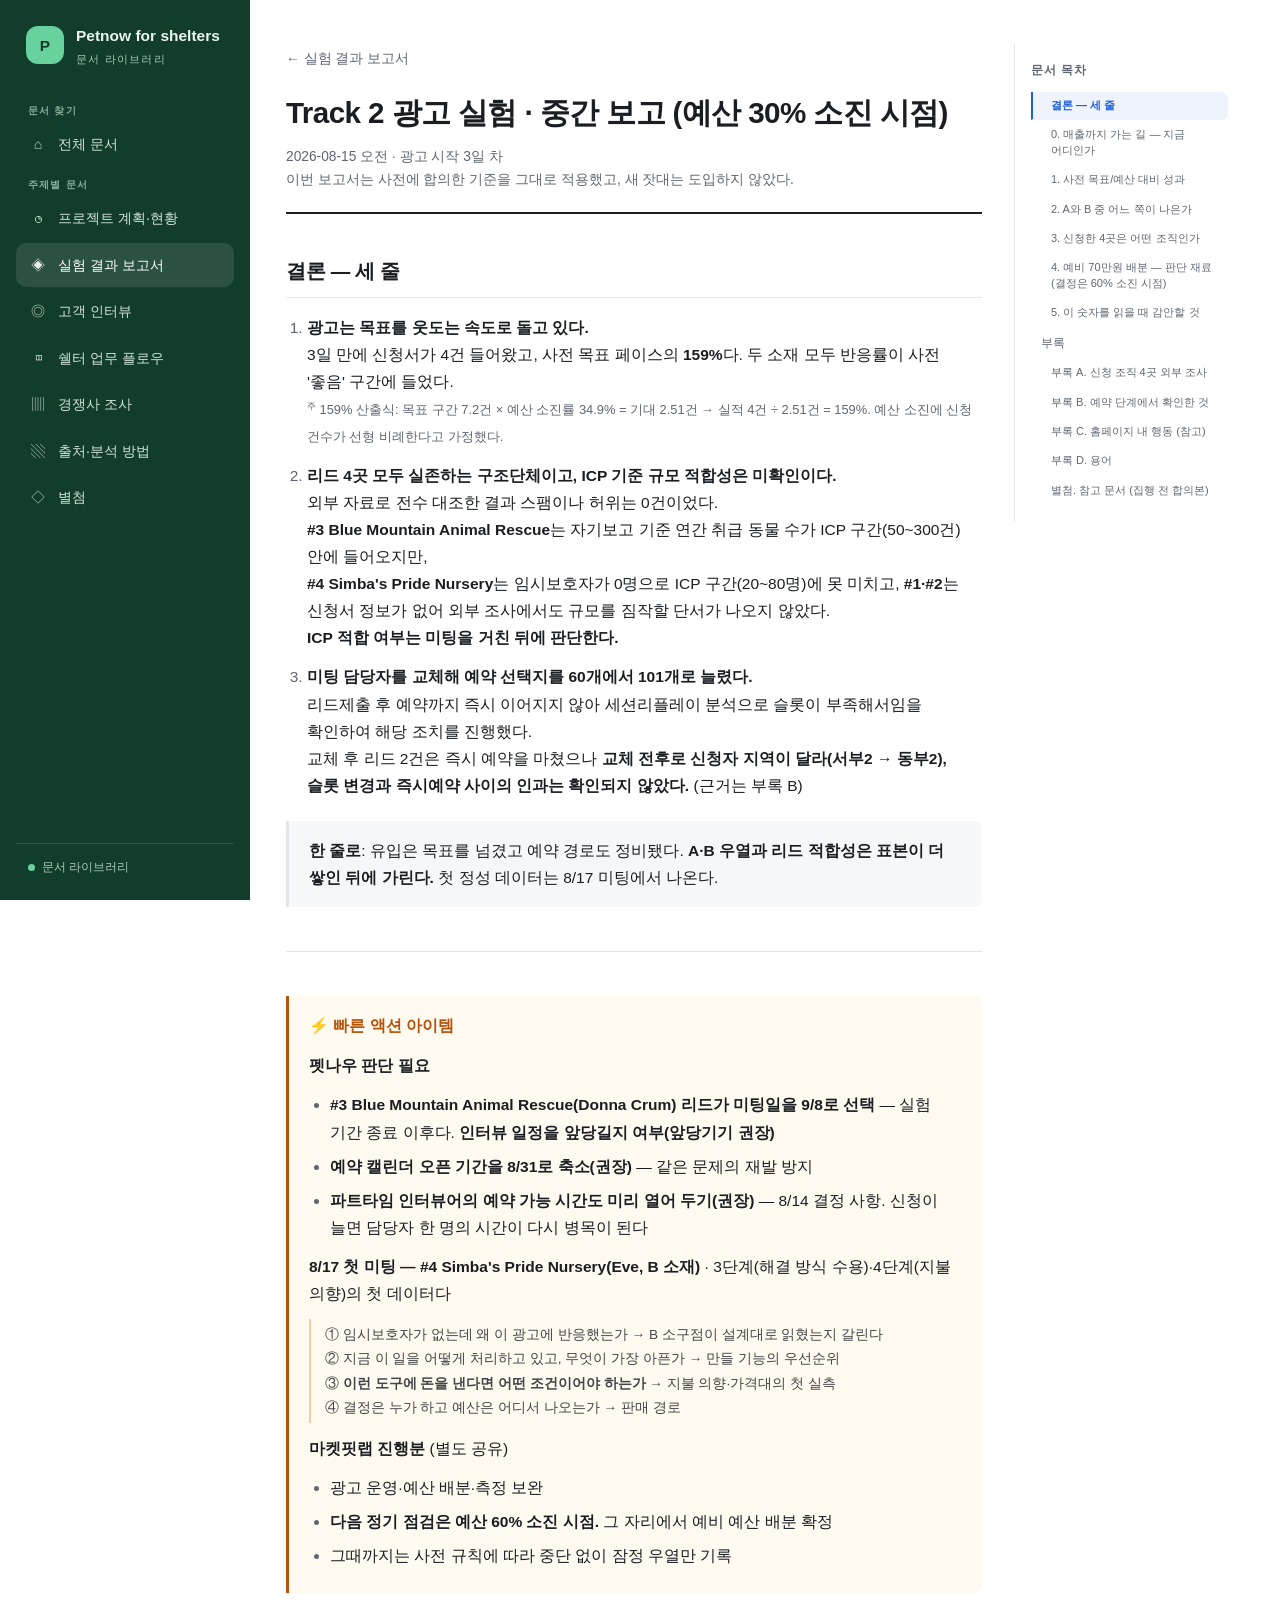
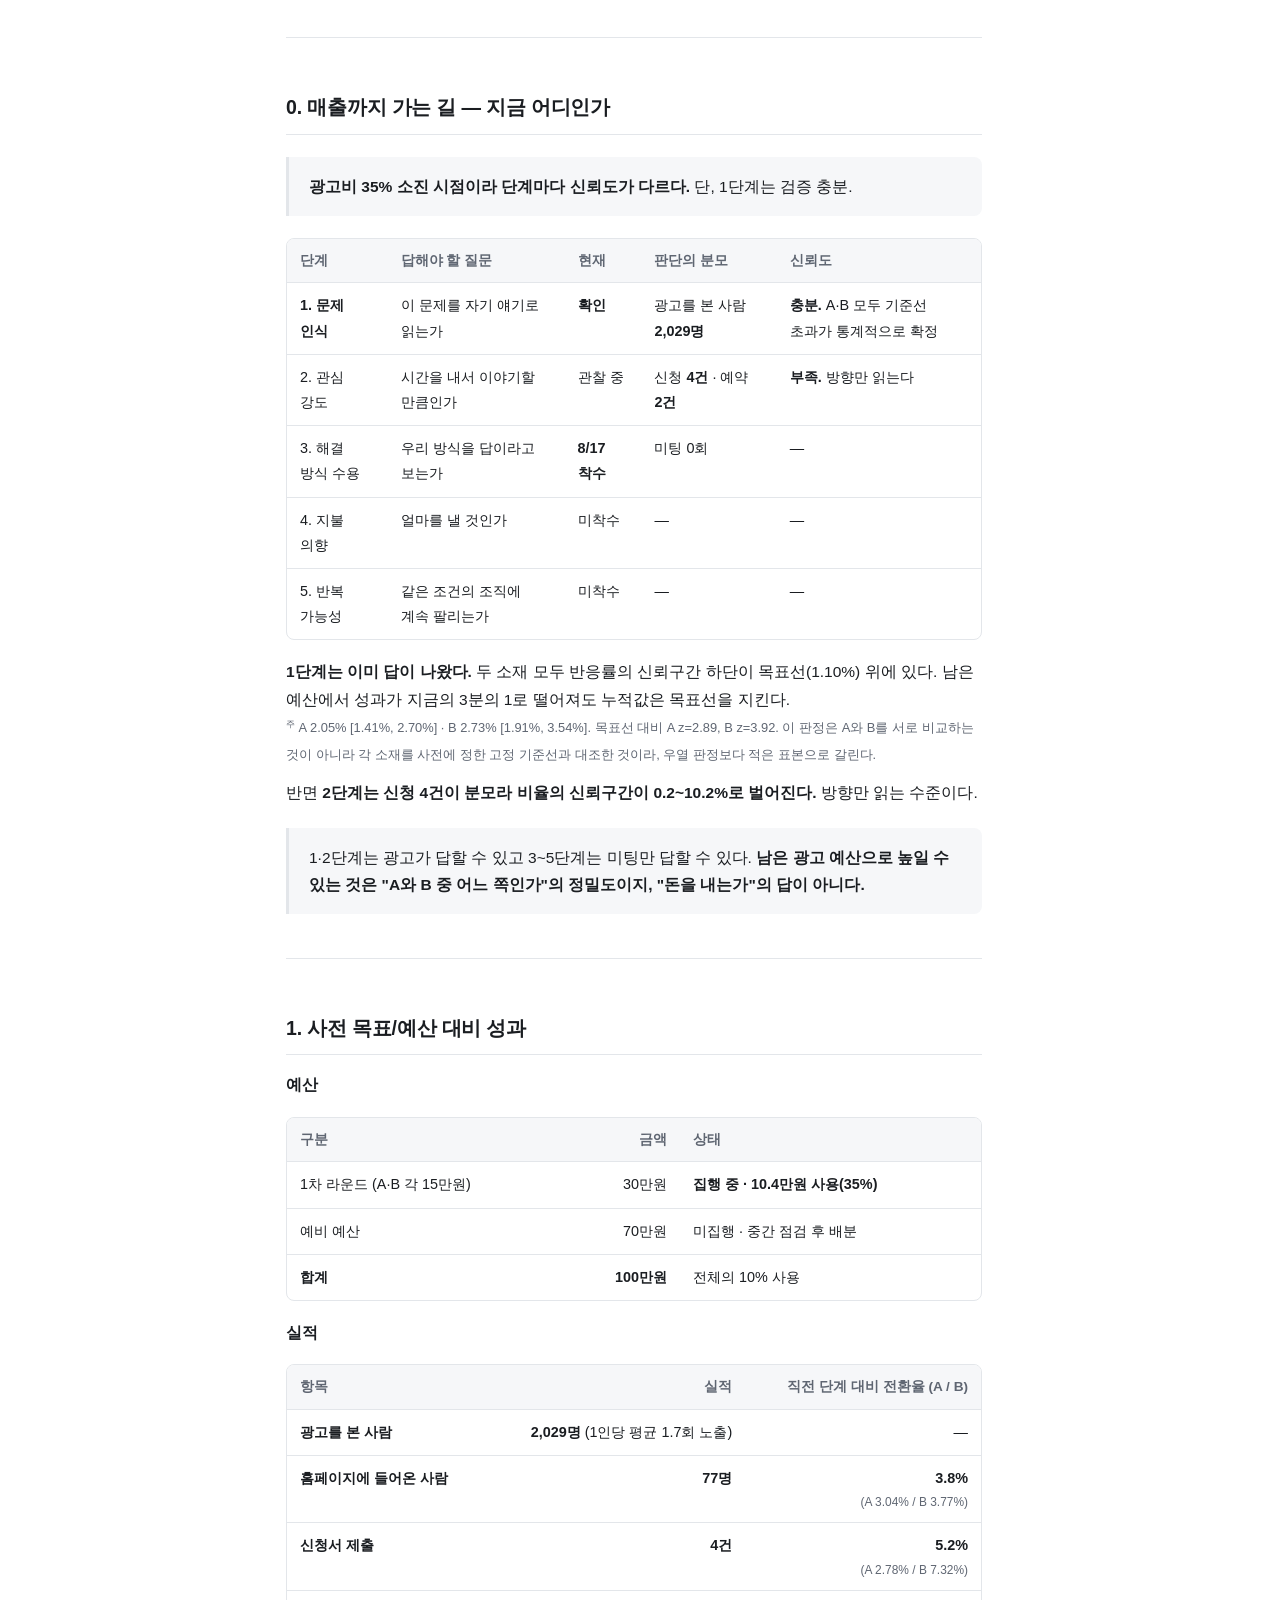
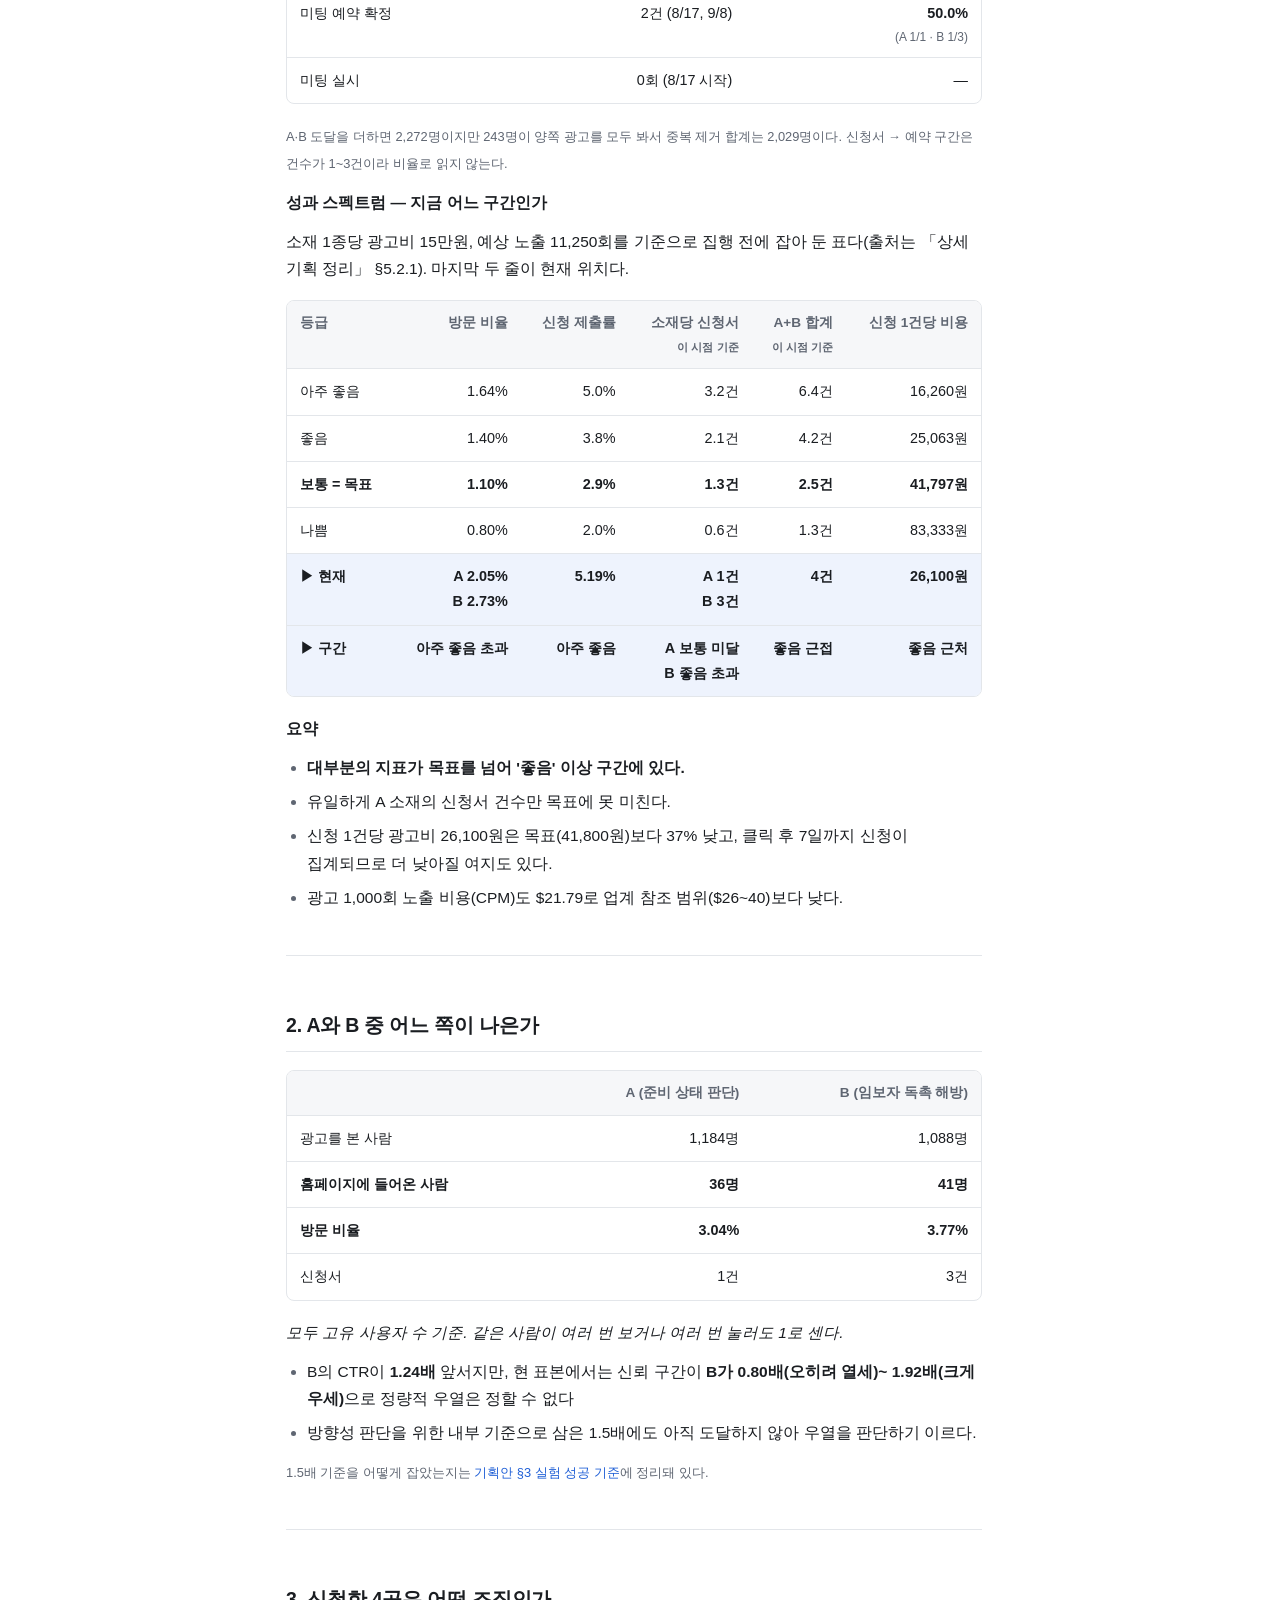
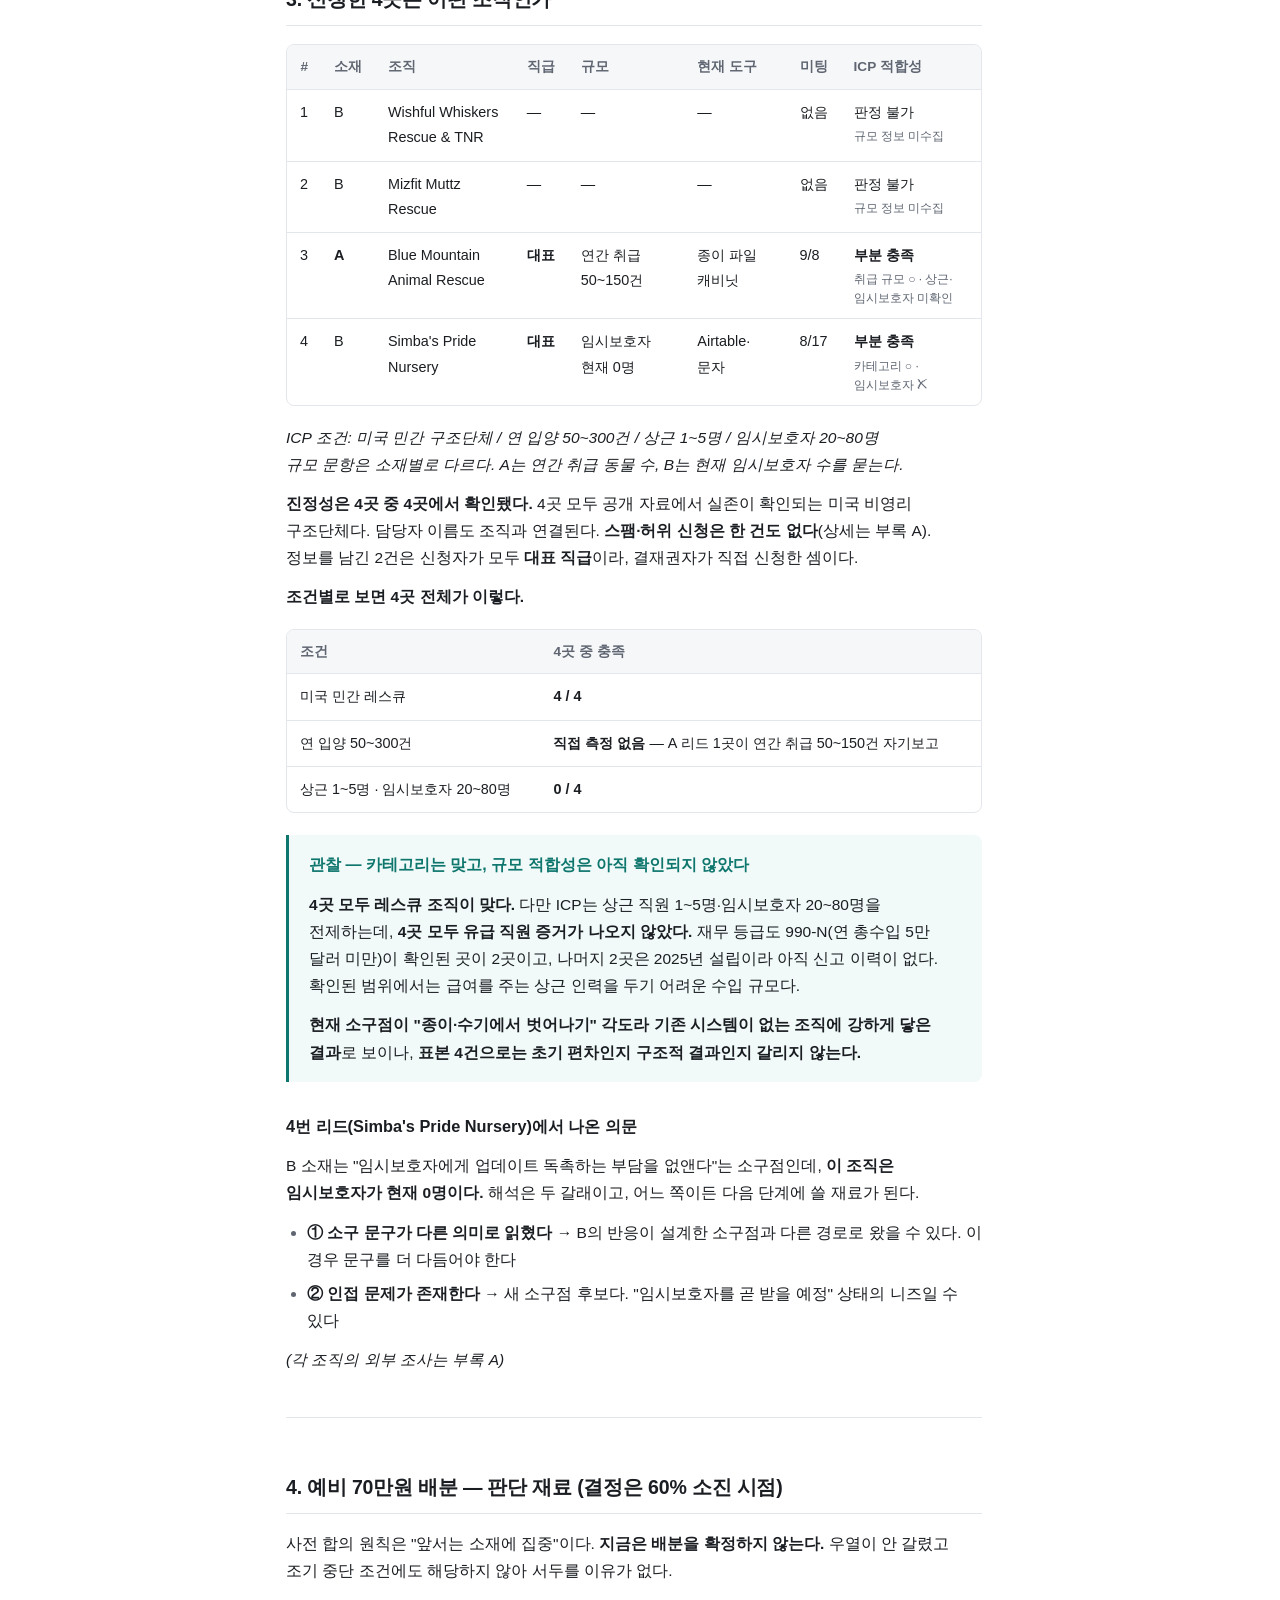
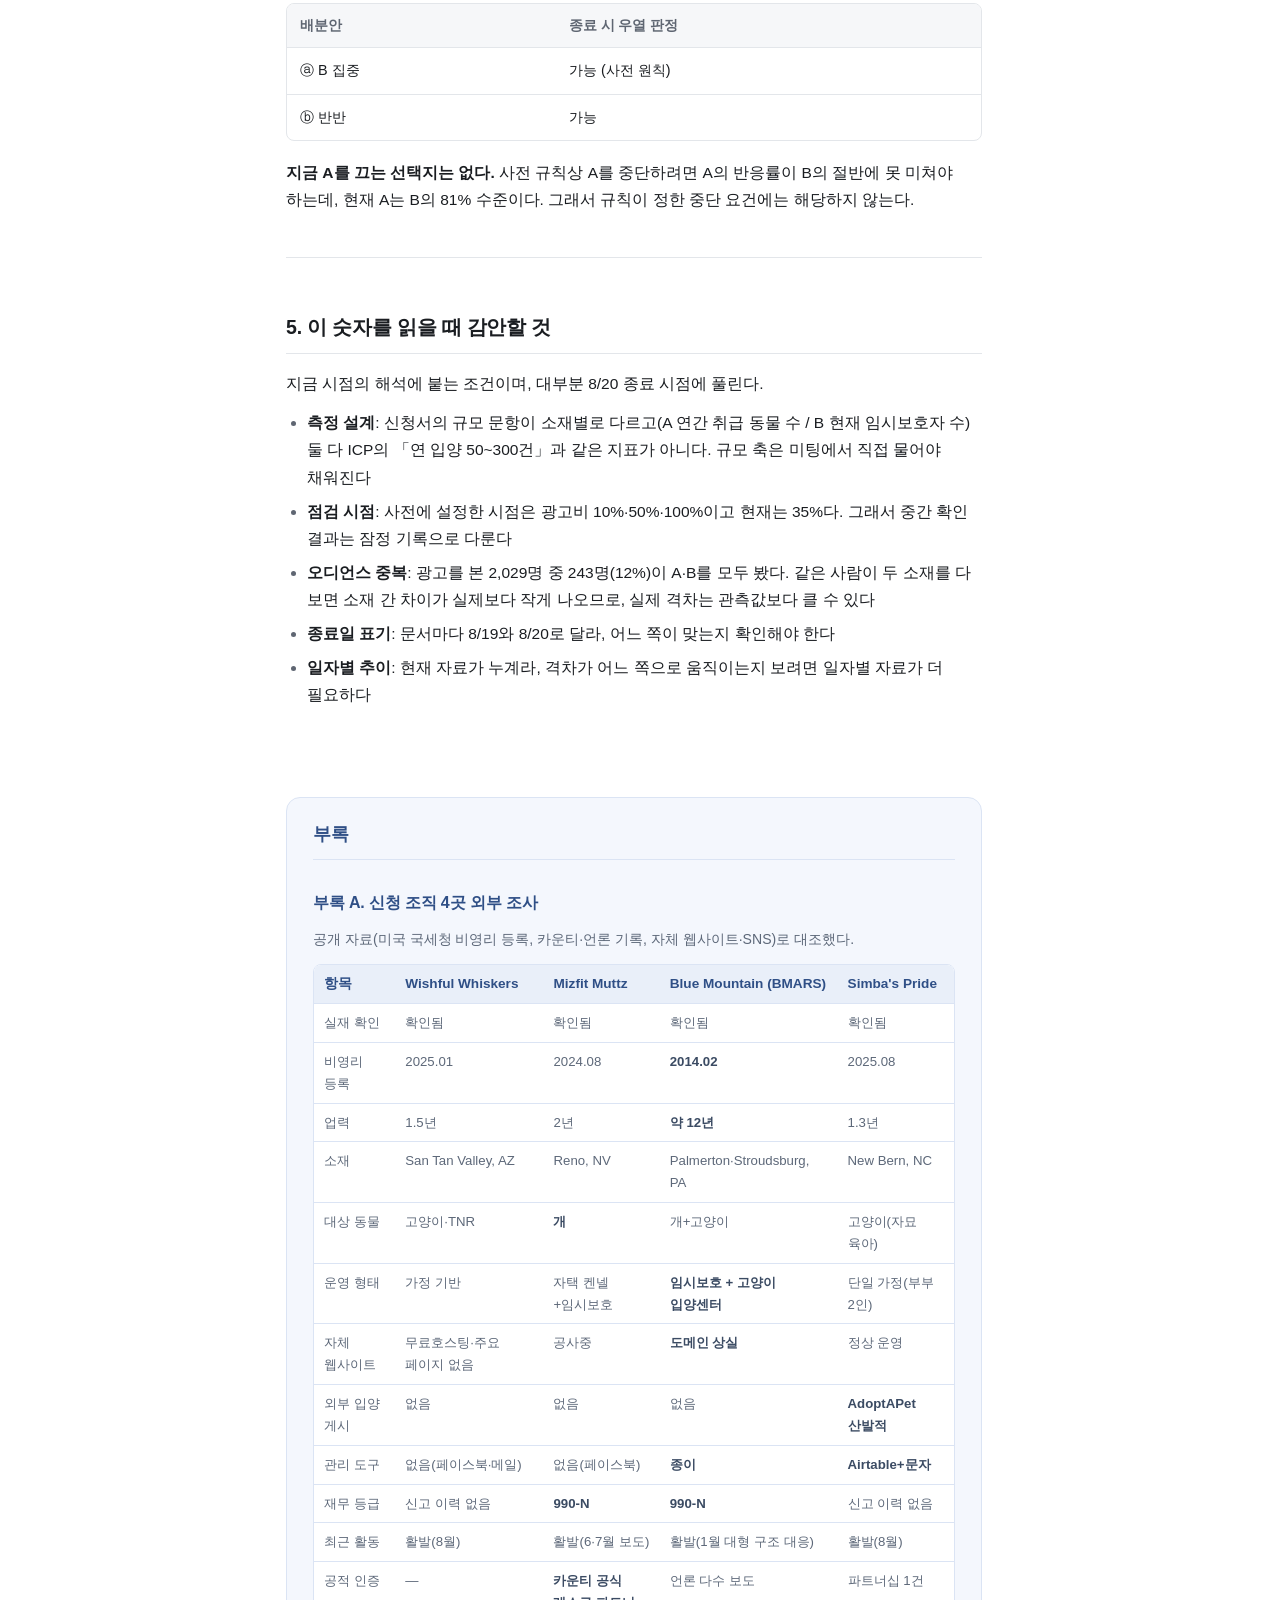
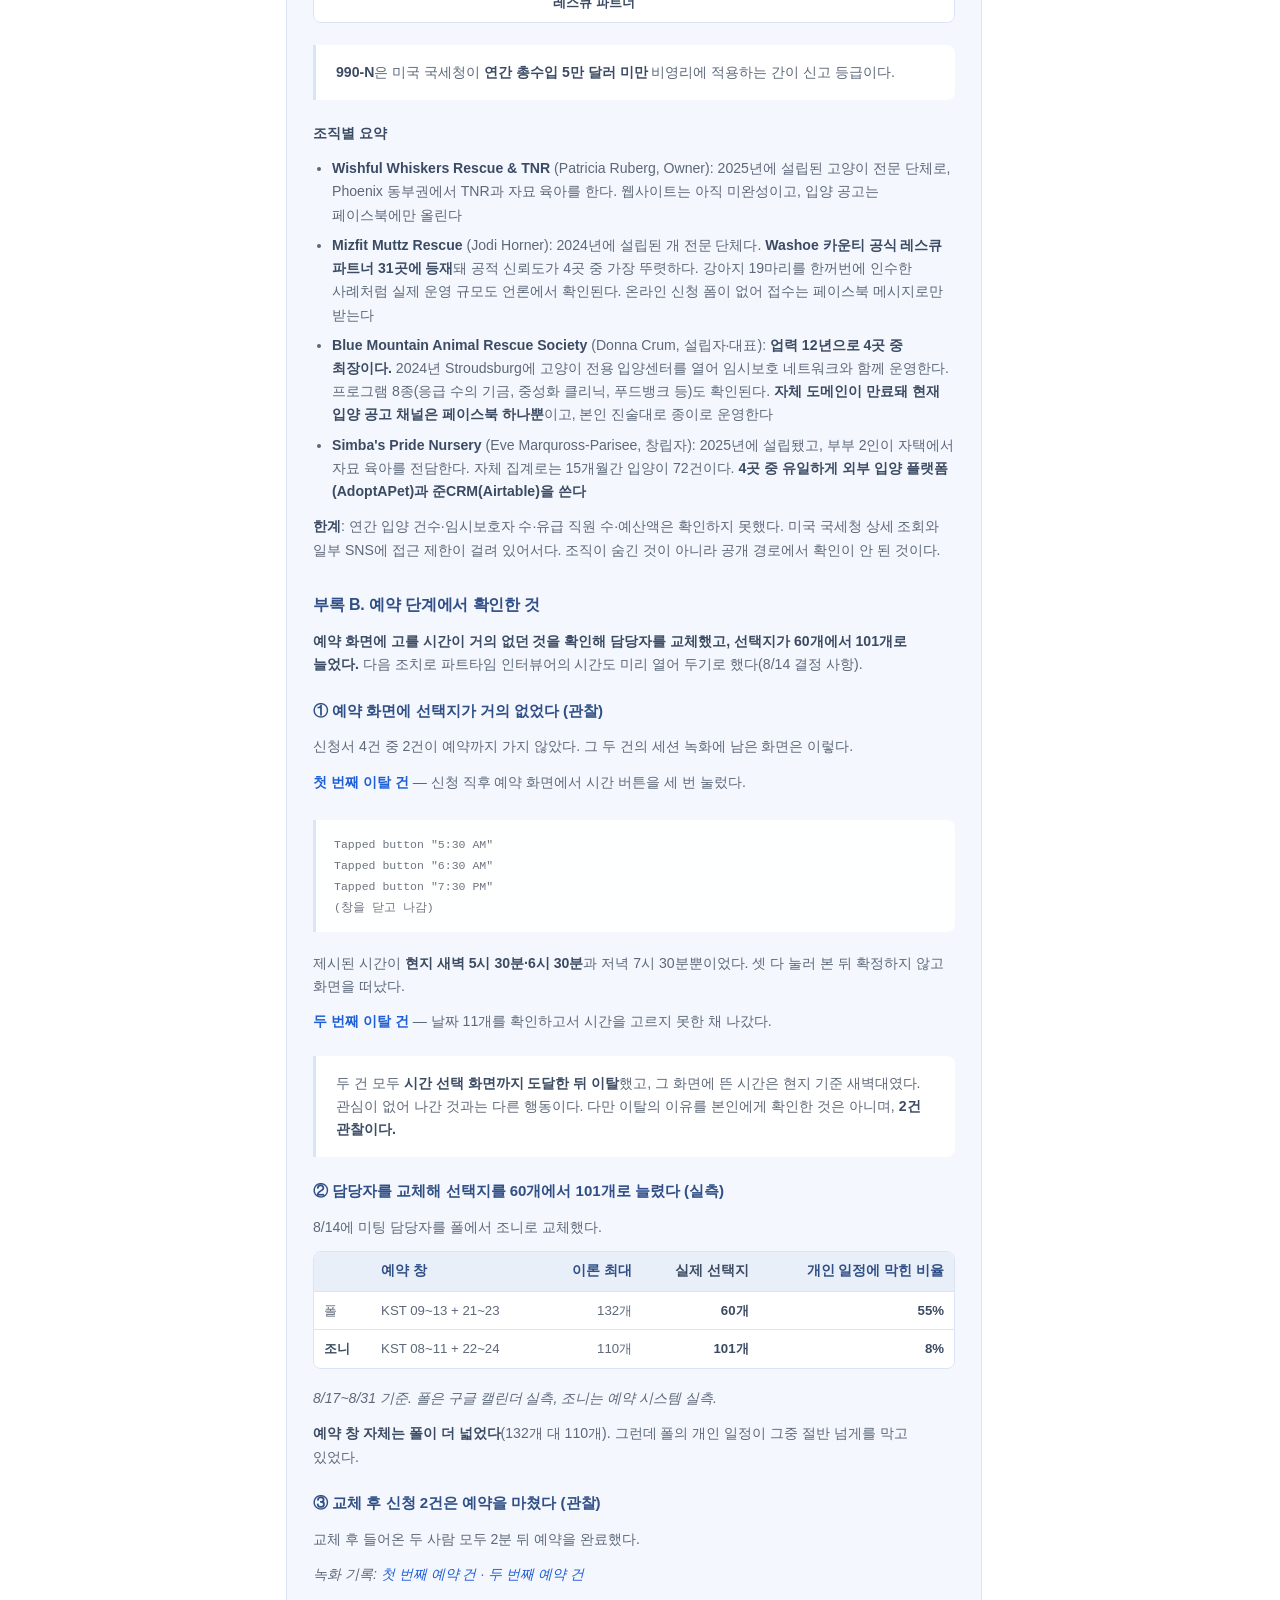
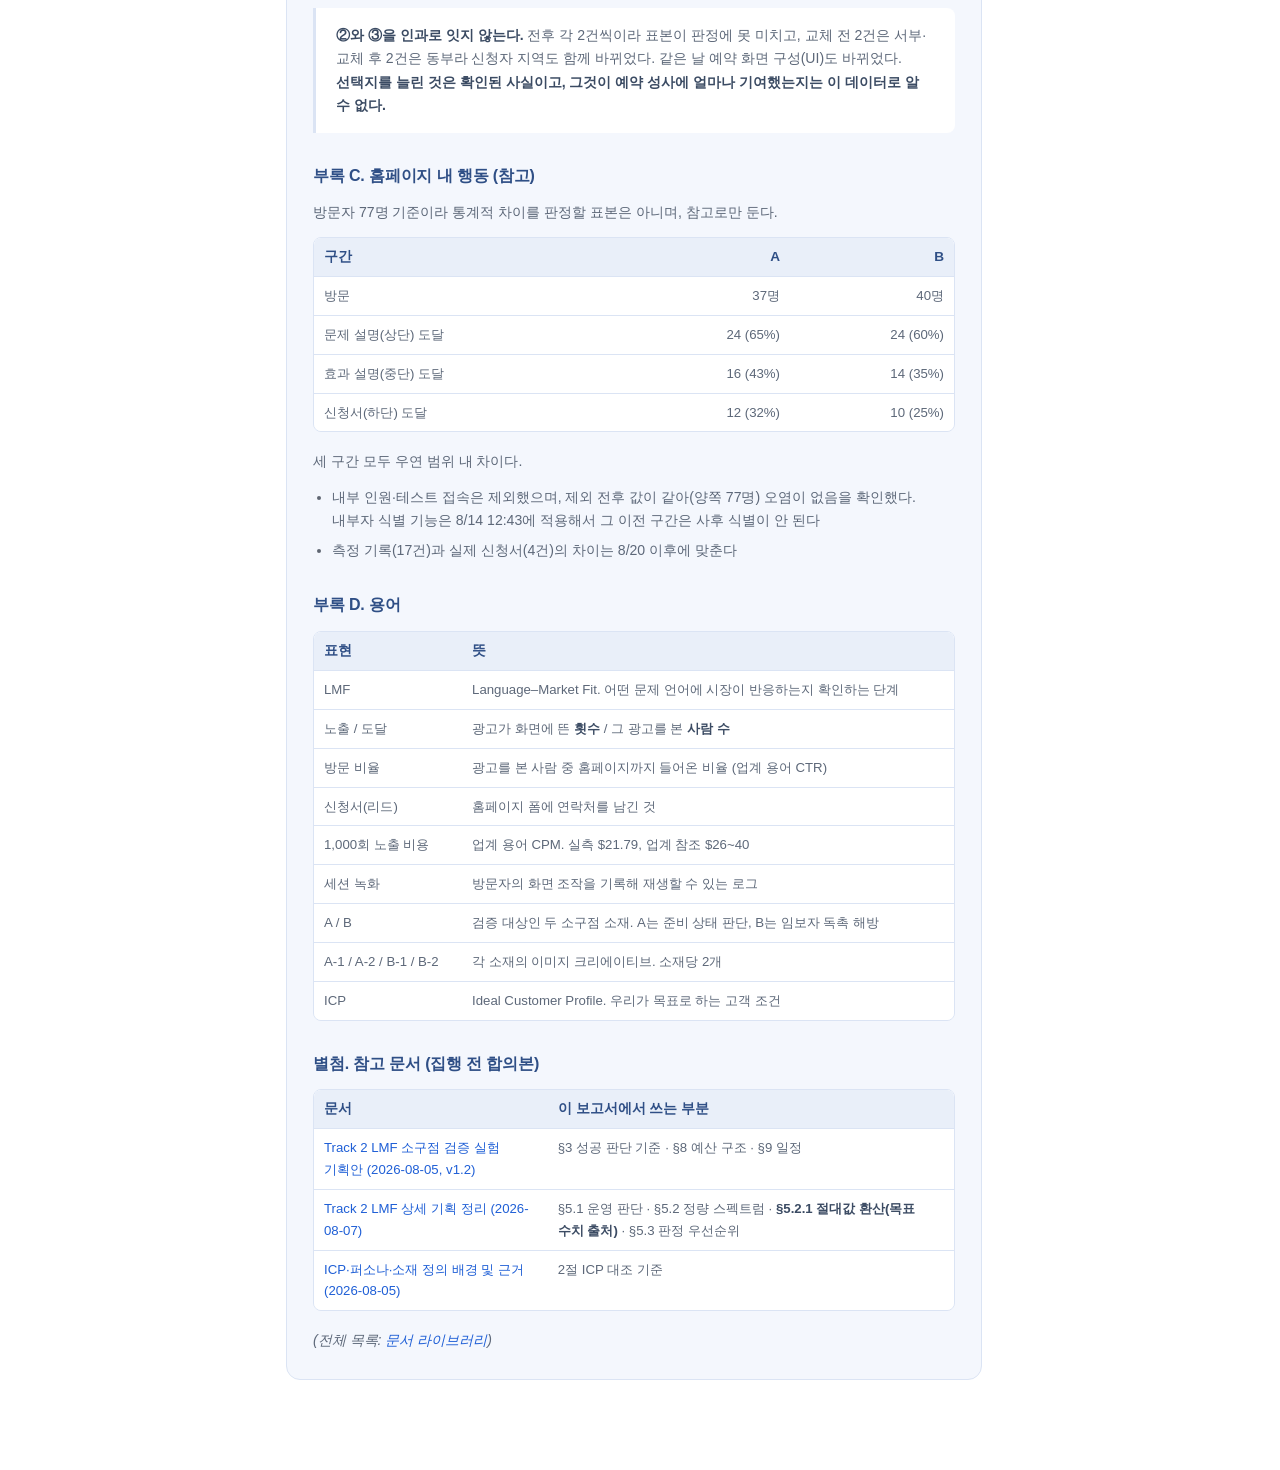
<file: track2-m1-report.html>
<!doctype html>
<html lang="ko">
<head>
  <meta name="robots" content="noindex, nofollow, noarchive, nosnippet">
<meta charset="utf-8">
<meta name="viewport" content="width=device-width, initial-scale=1">
<title>Track 2 광고 실험 · 중간 보고 (예산 30% 소진 시점)</title>
<style>
:root{
  --bg:#ffffff; --fg:#1a1d21; --muted:#5f6672; --line:#e3e6ea; --soft:#f6f7f9;
  --accent:#1f5fd6; --accent-soft:#eef3fd;
  --action:#b45309; --action-bg:#fffaf0; --action-line:#f0c78a;
  --ask:#1f5fd6; --ask-bg:#f2f6fd; --ask-line:#a9c4f0;
  --warn:#b02a37; --warn-bg:#fdf4f5; --warn-line:#eeb4ba;
  --observe:#0f766e; --observe-bg:#f1faf8; --observe-line:#a3d5cd;
  --apx-bg:#f4f7fd; --apx-line:#dbe4f4; --apx-fg:#5d6879; --apx-head:#2f4f86; --apx-th:#e9eff9; --apx-strong:#3b4b63;
}
:root:not([data-theme="light"]) { }
@media (prefers-color-scheme: dark){
  :root:not([data-theme="light"]){
    --bg:#15181c; --fg:#e6e9ee; --muted:#98a1ae; --line:#2b3138; --soft:#1b1f24;
    --accent:#7aa8f5; --accent-soft:#1b2536;
    --action:#e5a457; --action-bg:#241d12; --action-line:#5c452a;
    --ask:#7aa8f5; --ask-bg:#161f2e; --ask-line:#33507e;
    --warn:#f08c96; --warn-bg:#2a1a1d; --warn-line:#6b3b42;
    --observe:#5ec5b8; --observe-bg:#132623; --observe-line:#2f5b55;
    --apx-bg:#141b26; --apx-line:#28374d; --apx-fg:#93a2b8; --apx-head:#8fb2f0; --apx-th:#1b2536; --apx-strong:#c3cfe0;
  }
}
:root[data-theme="dark"]{
  --bg:#15181c; --fg:#e6e9ee; --muted:#98a1ae; --line:#2b3138; --soft:#1b1f24;
  --accent:#7aa8f5; --accent-soft:#1b2536;
  --action:#e5a457; --action-bg:#241d12; --action-line:#5c452a;
  --ask:#7aa8f5; --ask-bg:#161f2e; --ask-line:#33507e;
  --warn:#f08c96; --warn-bg:#2a1a1d; --warn-line:#6b3b42;
  --observe:#5ec5b8; --observe-bg:#132623; --observe-line:#2f5b55;
  --apx-bg:#141b26; --apx-line:#28374d; --apx-fg:#93a2b8; --apx-head:#8fb2f0; --apx-th:#1b2536; --apx-strong:#c3cfe0;
}

*{box-sizing:border-box}
body{
  margin:0; background:var(--bg); color:var(--fg);
  font-family:-apple-system,BlinkMacSystemFont,"Apple SD Gothic Neo","Pretendard","Noto Sans KR",sans-serif;
  font-size:15.5px; line-height:1.75;
  word-break:keep-all; overflow-wrap:break-word;
  -webkit-font-smoothing:antialiased;
}
.wrap{max-width:900px;margin:0 auto;padding:56px 28px 100px}
.doc-main{max-width:900px}

a.back{display:inline-block;margin-bottom:22px;font-size:.86rem;color:var(--muted);border:0}
a.back:hover{color:var(--accent);border:0}
header.doc{border-bottom:2px solid var(--fg);padding-bottom:20px;margin-bottom:40px}
header.doc h1{font-size:1.85rem;line-height:1.35;margin:0 0 12px;letter-spacing:-.02em}
header.doc .meta{color:var(--muted);font-size:.86rem;line-height:1.7}

h2{
  font-size:1.22rem;margin:52px 0 16px;padding-bottom:9px;
  border-bottom:1px solid var(--line);letter-spacing:-.01em;
}
h2:first-of-type{margin-top:0}
h3{font-size:1.02rem;margin:30px 0 12px;color:var(--fg)}
p{margin:12px 0}
strong{font-weight:650}
a{color:var(--accent);text-decoration:none;border-bottom:1px solid transparent}
a:hover{border-bottom-color:var(--accent)}
hr{border:0;border-top:1px solid var(--line);margin:44px 0}
small{font-size:.83em;color:var(--muted);line-height:1.6}
sup{font-size:.7em}

ul,ol{padding-left:1.35em;margin:12px 0}
li{margin:7px 0}
li::marker{color:var(--muted)}

/* 표 */
.tbl{overflow-x:auto;margin:18px 0;border:1px solid var(--line);border-radius:8px}
table{border-collapse:collapse;width:100%;font-size:.9rem;min-width:520px}
th,td{padding:10px 13px;border-bottom:1px solid var(--line);text-align:left;vertical-align:top}
th{background:var(--soft);font-weight:650;white-space:nowrap;font-size:.85rem;color:var(--muted)}
tr:last-child td{border-bottom:0}
td small{display:block;margin-top:2px}
tr.row-now{background:var(--accent-soft)}
tr.row-now td{font-weight:600}

/* 콜아웃 */
blockquote{margin:22px 0;padding:16px 20px;border-left:3px solid var(--line);background:var(--soft);border-radius:0 8px 8px 0}
blockquote p:first-child{margin-top:0}
blockquote p:last-child{margin-bottom:0}
blockquote h3{margin:0 0 12px;font-size:1rem}
blockquote ul{margin:8px 0}

/* 콜아웃 안의 하위 묶음 — 별개 액션이 아니라 한 덩어리로 읽히게 */
blockquote ul.sub{
  list-style:none;margin:9px 0 2px;padding:2px 0 2px 14px;
  border-left:2px solid var(--line);
  font-size:.88em;line-height:1.55;opacity:.82;
}
blockquote ul.sub li{margin:3px 0;text-indent:-1.25em;padding-left:1.25em}
blockquote.action ul.sub{border-left-color:var(--action-line)}
blockquote.ask ul.sub{border-left-color:var(--ask-line)}
blockquote.observe ul.sub{border-left-color:var(--observe-line)}

blockquote.action{border-left-color:var(--action);background:var(--action-bg)}
blockquote.action h3{color:var(--action)}
blockquote.ask{border-left-color:var(--ask);background:var(--ask-bg)}
blockquote.ask h3{color:var(--ask)}
blockquote.warn{border-left-color:var(--warn);background:var(--warn-bg)}
blockquote.observe{border-left-color:var(--observe);background:var(--observe-bg)}
blockquote.observe h3{color:var(--observe)}
p.inline-warn{
  margin-top:14px;padding:11px 14px;border-radius:6px;
  background:var(--warn-bg);border:1px solid var(--warn-line);color:var(--fg);
}

/* 녹화 로그 등 기계 기록 — 콜아웃 박스로 감싸고 본문보다 흐리게 둔다 */
pre{
  margin:26px 0 20px;padding:14px 18px;overflow-x:auto;
  background:var(--soft);border:0;border-left:3px solid var(--line);border-radius:0 8px 8px 0;
  font-size:.82rem;line-height:1.6;color:var(--muted);opacity:.9;
}
pre code{color:inherit;background:none;border:0;padding:0}
code{font-family:ui-monospace,SFMono-Regular,Menlo,monospace;font-size:.88em}
p code,li code,td code{background:var(--soft);padding:1px 5px;border-radius:4px;border:1px solid var(--line)}

/* 부록·별첨 — 본문과 위계를 나눈 참고 영역 (허브 별첨 박스와 같은 형식, 파란톤) */
.appendix{
  margin:88px 0 0;padding:22px 26px 14px;
  background:var(--apx-bg);border:1px solid var(--apx-line);border-radius:14px;
  color:var(--apx-fg);font-size:.88rem;line-height:1.65;
}
.appendix h1#부록{
  margin:0 0 16px;padding:0 0 10px;border-top:0;border-bottom:1px solid var(--apx-line);
  color:var(--apx-head);font-size:1.12rem;
}
.appendix h2{margin:30px 0 10px;padding:0;border:0;color:var(--apx-head);font-size:1rem}
.appendix h3{margin:22px 0 8px;color:var(--apx-head);font-size:.94rem}
.appendix strong{color:var(--apx-strong)}
.appendix a{color:var(--accent)}
.appendix small{color:var(--apx-fg);opacity:.85}
.appendix .tbl{margin:12px 0 18px;border-color:var(--apx-line)}
.appendix table{background:var(--bg);font-size:.94em;min-width:460px}
.appendix th,.appendix td{padding:8px 10px;border-color:var(--apx-line)}
.appendix th{background:var(--apx-th);color:var(--apx-head)}
.appendix blockquote{background:var(--bg);border-left-color:var(--apx-line)}
.appendix blockquote.action{background:var(--action-bg);border-left-color:var(--action)}
.appendix blockquote.ask{background:var(--ask-bg);border-left-color:var(--ask)}
.appendix blockquote.warn{background:var(--warn-bg);border-left-color:var(--warn)}
.appendix blockquote.observe{background:var(--observe-bg);border-left-color:var(--observe)}
.appendix pre{background:var(--bg);border-left-color:var(--apx-line)}
.appendix hr{border-top-color:var(--apx-line)}

@media print{
  body{font-size:10.5pt}
  .wrap{padding:0;max-width:none}
  h2{page-break-after:avoid}
  .tbl,blockquote,pre{page-break-inside:avoid}
}
@media (max-width:640px){
  .wrap{padding:32px 18px 70px}
  header.doc h1{font-size:1.45rem}
}

.app-shell{display:grid;grid-template-columns:250px minmax(0,1fr);min-height:100vh}
.sidebar{position:sticky;top:0;height:100vh;padding:22px 16px;background:#123d2d;color:#eaf6ef;display:flex;flex-direction:column;overflow-y:auto}
.brand{display:flex;gap:12px;align-items:center;padding:0 10px 24px;text-decoration:none;color:inherit;border:0}
.brand:hover{border:0}
.brand-mark{width:38px;height:38px;border-radius:12px;display:grid;place-items:center;background:#68d29e;color:#0d3a29;font-weight:800}
.brand strong,.brand small{display:block}
.brand small{margin-top:2px;color:#a9c8b8;font-size:11px;text-transform:uppercase;letter-spacing:.11em}
.nav-section{margin:9px 0 3px;padding:0 12px;color:#88ad9a;font-size:10px;font-weight:700;letter-spacing:.12em;text-transform:uppercase}
.nav-link{display:flex;align-items:center;gap:10px;padding:10px 12px;margin:2px 0;color:#cfe2d8;text-decoration:none;border-radius:10px;font-size:14px;border:0}
.nav-link:hover,.nav-link.active{color:#fff;background:rgba(255,255,255,.1);border:0}
.nav-icon{width:20px;text-align:center;opacity:.9}
.sidebar-footer{margin-top:auto;padding:13px 12px 0;border-top:1px solid rgba(255,255,255,.12);color:#a9c8b8;font-size:12px}
.status-dot{display:inline-block;width:7px;height:7px;margin-right:7px;border-radius:50%;background:#68d29e}

.doc-layout{display:grid;grid-template-columns:minmax(0,1fr) 230px;gap:32px;align-items:start;
  max-width:1240px;margin:0 auto;padding:44px 36px 90px}
.toc{position:sticky;top:44px;max-height:calc(100vh - 80px);padding:16px;overflow:hidden;border-left:1px solid var(--line)}
.toc strong{display:block;margin-bottom:10px;font-size:12px;text-transform:uppercase;letter-spacing:.08em;color:var(--muted)}
.toc-links{max-height:calc(100vh - 130px);overflow-y:auto;scrollbar-width:thin}
.toc-link{display:block;margin:1px 0;padding:6px 8px;border-left:2px solid transparent;border-radius:0 7px 7px 0;
  color:var(--muted);font-size:12px;line-height:1.4;text-decoration:none;transition:color .15s,background .15s,border-color .15s}
.toc-link:hover{color:var(--accent);background:var(--soft);border-left-color:transparent}
.toc-link.active{border-left-color:var(--accent);background:var(--accent-soft);color:var(--accent);font-weight:750}
.toc-link.toc-sub{padding-left:18px;font-size:11px}
.doc-main{min-width:0}

@media (max-width:1100px){
  .app-shell{grid-template-columns:1fr}
  .sidebar{position:static;height:auto;flex-direction:row;flex-wrap:wrap;align-items:center;gap:4px;padding:14px 16px}
  .sidebar .nav-section,.sidebar-footer{display:none}
  .brand{padding:0 12px 0 0}
  .doc-layout{grid-template-columns:1fr;gap:0;padding:28px 18px 70px}
  .toc{display:none}
}
@media print{ .sidebar,.toc{display:none} .app-shell,.doc-layout{display:block} .doc-layout{padding:0;max-width:none} }
</style>
</head>
<body>
<div class="app-shell">
  <aside class="sidebar">
    <a class="brand" href="./">
      <span class="brand-mark">P</span>
      <span><strong>Petnow for shelters</strong><small>문서 라이브러리</small></span>
    </a>
    <nav aria-label="주요 메뉴"><div class="nav-section">문서 찾기</div><a class="nav-link" href="./"><span class="nav-icon">⌂</span>전체 문서</a><div class="nav-section">주제별 문서</div><a class="nav-link" href="./#/library/project"><span class="nav-icon">◷</span>프로젝트 계획·현황</a><a class="nav-link active" href="./#/library/results"><span class="nav-icon">◈</span>실험 결과 보고서</a><a class="nav-link" href="./#/library/interview"><span class="nav-icon">◎</span>고객 인터뷰</a><a class="nav-link" href="./#/library/workflow"><span class="nav-icon">◫</span>쉘터 업무 플로우</a><a class="nav-link" href="./#/library/competitors"><span class="nav-icon">▥</span>경쟁사 조사</a><a class="nav-link" href="./#/library/methods"><span class="nav-icon">▧</span>출처·분석 방법</a><a class="nav-link" href="./#/library/appendix"><span class="nav-icon">◇</span>별첨</a></nav>
    <div class="sidebar-footer"><span class="status-dot"></span><span>문서 라이브러리</span></div>
  </aside>
  <main class="doc-layout">
    <article class="doc-main">
      <a class="back" href="./#/library/results">← 실험 결과 보고서</a>
      <header class="doc">
        <h1>Track 2 광고 실험 · 중간 보고 (예산 30% 소진 시점)</h1>
        <div class="meta">2026-08-15 오전 · 광고 시작 3일 차<br>이번 보고서는 사전에 합의한 기준을 그대로 적용했고, 새 잣대는 도입하지 않았다.</div>
      </header>
      <h2>결론 — 세 줄</h2>
<ol>
<li>
<p><strong>광고는 목표를 웃도는 속도로 돌고 있다.</strong><br />
3일 만에 신청서가 4건 들어왔고, 사전 목표 페이스의 <strong>159%</strong>다. 두 소재 모두 반응률이 사전 '좋음' 구간에 들었다.<br />
<small><sup>주</sup> 159% 산출식: 목표 구간 7.2건 × 예산 소진률 34.9% = 기대 2.51건 → 실적 4건 ÷ 2.51건 = 159%. 예산 소진에 신청 건수가 선형 비례한다고 가정했다.</small></p>
</li>
<li>
<p><strong>리드 4곳 모두 실존하는 구조단체이고, ICP 기준 규모 적합성은 미확인이다.</strong><br />
외부 자료로 전수 대조한 결과 스팸이나 허위는 0건이었다.<br />
<strong>#3 Blue Mountain Animal Rescue</strong>는 자기보고 기준 연간 취급 동물 수가 ICP 구간(50~300건) 안에 들어오지만,<br />
<strong>#4 Simba's Pride Nursery</strong>는 임시보호자가 0명으로 ICP 구간(20~80명)에 못 미치고, <strong>#1·#2</strong>는 신청서 정보가 없어 외부 조사에서도 규모를 짐작할 단서가 나오지 않았다.<br />
<strong>ICP 적합 여부는 미팅을 거친 뒤에 판단한다.</strong></p>
</li>
<li>
<p><strong>미팅 담당자를 교체해 예약 선택지를 60개에서 101개로 늘렸다.</strong><br />
리드제출 후 예약까지 즉시 이어지지 않아 세션리플레이 분석으로 슬롯이 부족해서임을 확인하여 해당 조치를 진행했다. <br />
교체 후 리드 2건은 즉시 예약을 마쳤으나 <strong>교체 전후로 신청자 지역이 달라(서부2 → 동부2), 슬롯 변경과 즉시예약 사이의 인과는 확인되지 않았다.</strong> (근거는 부록 B)</p>
</li>
</ol>
<blockquote class="note">
<p><strong>한 줄로</strong>: 유입은 목표를 넘겼고 예약 경로도 정비됐다. <strong>A·B 우열과 리드 적합성은 표본이 더 쌓인 뒤에 가린다.</strong> 첫 정성 데이터는 8/17 미팅에서 나온다.</p>
</blockquote>
<hr />
<blockquote class="action">
<h3>⚡ 빠른 액션 아이템</h3>
<p><strong>펫나우 판단 필요</strong></p>
<ul>
<li><strong>#3 Blue Mountain Animal Rescue(Donna Crum) 리드가 미팅일을 9/8로 선택</strong> — 실험 기간 종료 이후다. <strong>인터뷰 일정을 앞당길지 여부(앞당기기 권장)</strong></li>
<li><strong>예약 캘린더 오픈 기간을 8/31로 축소(권장)</strong> — 같은 문제의 재발 방지</li>
<li><strong>파트타임 인터뷰어의 예약 가능 시간도 미리 열어 두기(권장)</strong> — 8/14 결정 사항. 신청이 늘면 담당자 한 명의 시간이 다시 병목이 된다</li>
</ul>
<p><strong>8/17 첫 미팅 — #4 Simba's Pride Nursery(Eve, B 소재)</strong> · 3단계(해결 방식 수용)·4단계(지불 의향)의 첫 데이터다</p>
<ul class="sub">
<li>① 임시보호자가 없는데 왜 이 광고에 반응했는가 → B 소구점이 설계대로 읽혔는지 갈린다</li>
<li>② 지금 이 일을 어떻게 처리하고 있고, 무엇이 가장 아픈가 → 만들 기능의 우선순위</li>
<li>③ <strong>이런 도구에 돈을 낸다면 어떤 조건이어야 하는가</strong> → 지불 의향·가격대의 첫 실측</li>
<li>④ 결정은 누가 하고 예산은 어디서 나오는가 → 판매 경로</li>
</ul>
<p><strong>마켓핏랩 진행분</strong> (별도 공유)</p>
<ul>
<li>광고 운영·예산 배분·측정 보완</li>
<li><strong>다음 정기 점검은 예산 60% 소진 시점.</strong> 그 자리에서 예비 예산 배분 확정</li>
<li>그때까지는 사전 규칙에 따라 중단 없이 잠정 우열만 기록</li>
</ul>
</blockquote>
<hr />
<h2>0. 매출까지 가는 길 — 지금 어디인가</h2>
<blockquote class="note">
<p><strong>광고비 35% 소진 시점이라 단계마다 신뢰도가 다르다.</strong> 단, 1단계는 검증 충분.</p>
</blockquote>
<div class="tbl"><table>
<thead>
<tr>
<th>단계</th>
<th>답해야 할 질문</th>
<th>현재</th>
<th>판단의 분모</th>
<th>신뢰도</th>
</tr>
</thead>
<tbody>
<tr>
<td><strong>1. 문제 인식</strong></td>
<td>이 문제를 자기 얘기로 읽는가</td>
<td><strong>확인</strong></td>
<td>광고를 본 사람 <strong>2,029명</strong></td>
<td><strong>충분.</strong> A·B 모두 기준선 초과가 통계적으로 확정</td>
</tr>
<tr>
<td>2. 관심 강도</td>
<td>시간을 내서 이야기할 만큼인가</td>
<td>관찰 중</td>
<td>신청 <strong>4건</strong> · 예약 <strong>2건</strong></td>
<td><strong>부족.</strong> 방향만 읽는다</td>
</tr>
<tr>
<td>3. 해결 방식 수용</td>
<td>우리 방식을 답이라고 보는가</td>
<td><strong>8/17 착수</strong></td>
<td>미팅 0회</td>
<td>—</td>
</tr>
<tr>
<td>4. 지불 의향</td>
<td>얼마를 낼 것인가</td>
<td>미착수</td>
<td>—</td>
<td>—</td>
</tr>
<tr>
<td>5. 반복 가능성</td>
<td>같은 조건의 조직에 계속 팔리는가</td>
<td>미착수</td>
<td>—</td>
<td>—</td>
</tr>
</tbody>
</table></div>
<p><strong>1단계는 이미 답이 나왔다.</strong> 두 소재 모두 반응률의 신뢰구간 하단이 목표선(1.10%) 위에 있다. 남은 예산에서 성과가 지금의 3분의 1로 떨어져도 누적값은 목표선을 지킨다.<br />
<small><sup>주</sup> A 2.05% [1.41%, 2.70%] · B 2.73% [1.91%, 3.54%]. 목표선 대비 A z=2.89, B z=3.92. 이 판정은 A와 B를 서로 비교하는 것이 아니라 각 소재를 사전에 정한 고정 기준선과 대조한 것이라, 우열 판정보다 적은 표본으로 갈린다.</small></p>
<p>반면 <strong>2단계는 신청 4건이 분모라 비율의 신뢰구간이 0.2~10.2%로 벌어진다.</strong> 방향만 읽는 수준이다.</p>
<blockquote class="note">
<p>1·2단계는 광고가 답할 수 있고 3~5단계는 미팅만 답할 수 있다. <strong>남은 광고 예산으로 높일 수 있는 것은 "A와 B 중 어느 쪽인가"의 정밀도이지, "돈을 내는가"의 답이 아니다.</strong></p>
</blockquote>
<hr />
<h2>1. 사전 목표/예산 대비 성과</h2>
<p><strong>예산</strong></p>
<div class="tbl"><table>
<thead>
<tr>
<th>구분</th>
<th style="text-align: right;">금액</th>
<th>상태</th>
</tr>
</thead>
<tbody>
<tr>
<td>1차 라운드 (A·B 각 15만원)</td>
<td style="text-align: right;">30만원</td>
<td><strong>집행 중 · 10.4만원 사용(35%)</strong></td>
</tr>
<tr>
<td>예비 예산</td>
<td style="text-align: right;">70만원</td>
<td>미집행 · 중간 점검 후 배분</td>
</tr>
<tr>
<td><strong>합계</strong></td>
<td style="text-align: right;"><strong>100만원</strong></td>
<td>전체의 10% 사용</td>
</tr>
</tbody>
</table></div>
<p><strong>실적</strong></p>
<div class="tbl"><table>
<thead>
<tr>
<th>항목</th>
<th style="text-align: right;">실적</th>
<th style="text-align: right;">직전 단계 대비 전환율 (A / B)</th>
</tr>
</thead>
<tbody>
<tr>
<td><strong>광고를 본 사람</strong></td>
<td style="text-align: right;"><strong>2,029명</strong> (1인당 평균 1.7회 노출)</td>
<td style="text-align: right;">—</td>
</tr>
<tr>
<td><strong>홈페이지에 들어온 사람</strong></td>
<td style="text-align: right;"><strong>77명</strong></td>
<td style="text-align: right;"><strong>3.8%</strong> <small>(A 3.04% / B 3.77%)</small></td>
</tr>
<tr>
<td><strong>신청서 제출</strong></td>
<td style="text-align: right;"><strong>4건</strong></td>
<td style="text-align: right;"><strong>5.2%</strong> <small>(A 2.78% / B 7.32%)</small></td>
</tr>
<tr>
<td>미팅 예약 확정</td>
<td style="text-align: right;">2건 (8/17, 9/8)</td>
<td style="text-align: right;"><strong>50.0%</strong> <small>(A 1/1 · B 1/3)</small></td>
</tr>
<tr>
<td>미팅 실시</td>
<td style="text-align: right;">0회 (8/17 시작)</td>
<td style="text-align: right;">—</td>
</tr>
</tbody>
</table></div>
<p><small>A·B 도달을 더하면 2,272명이지만 243명이 양쪽 광고를 모두 봐서 중복 제거 합계는 2,029명이다. 신청서 → 예약 구간은 건수가 1~3건이라 비율로 읽지 않는다.</small></p>
<p><strong>성과 스펙트럼 — 지금 어느 구간인가</strong></p>
<p>소재 1종당 광고비 15만원, 예상 노출 11,250회를 기준으로 집행 전에 잡아 둔 표다(출처는 「상세 기획 정리」 §5.2.1). 마지막 두 줄이 현재 위치다.</p>
<div class="tbl"><table>
<thead>
<tr>
<th>등급</th>
<th style="text-align: right;">방문 비율</th>
<th style="text-align: right;">신청 제출률</th>
<th style="text-align: right;">소재당 신청서<br><small>이 시점 기준</small></th>
<th style="text-align: right;">A+B 합계<br><small>이 시점 기준</small></th>
<th style="text-align: right;">신청 1건당 비용</th>
</tr>
</thead>
<tbody>
<tr>
<td>아주 좋음</td>
<td style="text-align: right;">1.64%</td>
<td style="text-align: right;">5.0%</td>
<td style="text-align: right;">3.2건</td>
<td style="text-align: right;">6.4건</td>
<td style="text-align: right;">16,260원</td>
</tr>
<tr>
<td>좋음</td>
<td style="text-align: right;">1.40%</td>
<td style="text-align: right;">3.8%</td>
<td style="text-align: right;">2.1건</td>
<td style="text-align: right;">4.2건</td>
<td style="text-align: right;">25,063원</td>
</tr>
<tr>
<td><strong>보통 = 목표</strong></td>
<td style="text-align: right;"><strong>1.10%</strong></td>
<td style="text-align: right;"><strong>2.9%</strong></td>
<td style="text-align: right;"><strong>1.3건</strong></td>
<td style="text-align: right;"><strong>2.5건</strong></td>
<td style="text-align: right;"><strong>41,797원</strong></td>
</tr>
<tr>
<td>나쁨</td>
<td style="text-align: right;">0.80%</td>
<td style="text-align: right;">2.0%</td>
<td style="text-align: right;">0.6건</td>
<td style="text-align: right;">1.3건</td>
<td style="text-align: right;">83,333원</td>
</tr>
<tr class="row-now"><td><strong>▶ 현재</strong></td>
<td style="text-align: right;"><strong>A 2.05%<br>B 2.73%</strong></td>
<td style="text-align: right;"><strong>5.19%</strong></td>
<td style="text-align: right;"><strong>A 1건<br>B 3건</strong></td>
<td style="text-align: right;"><strong>4건</strong></td>
<td style="text-align: right;"><strong>26,100원</strong></td>
</tr>
<tr class="row-now"><td><strong>▶ 구간</strong></td>
<td style="text-align: right;"><strong>아주 좋음 초과</strong></td>
<td style="text-align: right;"><strong>아주 좋음</strong></td>
<td style="text-align: right;"><strong>A 보통 미달<br>B 좋음 초과</strong></td>
<td style="text-align: right;"><strong>좋음 근접</strong></td>
<td style="text-align: right;"><strong>좋음 근처</strong></td>
</tr>
</tbody>
</table></div>
<p><strong>요약</strong></p>
<ul>
<li><strong>대부분의 지표가 목표를 넘어 '좋음' 이상 구간에 있다.</strong> </li>
<li>유일하게 A 소재의 신청서 건수만 목표에 못 미친다. </li>
<li>신청 1건당 광고비 26,100원은 목표(41,800원)보다 37% 낮고, 클릭 후 7일까지 신청이 집계되므로 더 낮아질 여지도 있다. </li>
<li>광고 1,000회 노출 비용(CPM)도 $21.79로 업계 참조 범위($26~40)보다 낮다.</li>
</ul>
<hr />
<h2>2. A와 B 중 어느 쪽이 나은가</h2>
<div class="tbl"><table>
<thead>
<tr>
<th></th>
<th style="text-align: right;">A (준비 상태 판단)</th>
<th style="text-align: right;">B (임보자 독촉 해방)</th>
</tr>
</thead>
<tbody>
<tr>
<td>광고를 본 사람</td>
<td style="text-align: right;">1,184명</td>
<td style="text-align: right;">1,088명</td>
</tr>
<tr>
<td><strong>홈페이지에 들어온 사람</strong></td>
<td style="text-align: right;"><strong>36명</strong></td>
<td style="text-align: right;"><strong>41명</strong></td>
</tr>
<tr>
<td><strong>방문 비율</strong></td>
<td style="text-align: right;"><strong>3.04%</strong></td>
<td style="text-align: right;"><strong>3.77%</strong></td>
</tr>
<tr>
<td>신청서</td>
<td style="text-align: right;">1건</td>
<td style="text-align: right;">3건</td>
</tr>
</tbody>
</table></div>
<p><em>모두 고유 사용자 수 기준. 같은 사람이 여러 번 보거나 여러 번 눌러도 1로 센다.</em></p>
<ul>
<li>B의 CTR이 <strong>1.24배</strong> 앞서지만, 현 표본에서는 신뢰 구간이 <strong>B가 0.80배(오히려 열세)~ 1.92배(크게 우세)</strong>으로 정량적 우열은 정할 수 없다</li>
<li>방향성 판단을 위한 내부 기준으로 삼은 1.5배에도 아직 도달하지 않아 우열을 판단하기 이르다.</li>
</ul>
<p><small>1.5배 기준을 어떻게 잡았는지는 <a href="https://ssss22jj-netizen.github.io/petnow-research-hub/track2-plan.html#sec-03">기획안 §3 실험 성공 기준</a>에 정리돼 있다.</small></p>
<hr />
<h2>3. 신청한 4곳은 어떤 조직인가</h2>
<div class="tbl"><table>
<thead>
<tr>
<th style="text-align: right;">#</th>
<th>소재</th>
<th>조직</th>
<th>직급</th>
<th>규모</th>
<th>현재 도구</th>
<th>미팅</th>
<th><strong>ICP 적합성</strong></th>
</tr>
</thead>
<tbody>
<tr>
<td style="text-align: right;">1</td>
<td>B</td>
<td>Wishful Whiskers Rescue &amp; TNR</td>
<td>—</td>
<td>—</td>
<td>—</td>
<td>없음</td>
<td>판정 불가<br><small>규모 정보 미수집</small></td>
</tr>
<tr>
<td style="text-align: right;">2</td>
<td>B</td>
<td>Mizfit Muttz Rescue</td>
<td>—</td>
<td>—</td>
<td>—</td>
<td>없음</td>
<td>판정 불가<br><small>규모 정보 미수집</small></td>
</tr>
<tr>
<td style="text-align: right;">3</td>
<td><strong>A</strong></td>
<td>Blue Mountain Animal Rescue</td>
<td><strong>대표</strong></td>
<td>연간 취급 50~150건</td>
<td>종이 파일 캐비닛</td>
<td>9/8</td>
<td><strong>부분 충족</strong><br><small>취급 규모 ○ · 상근·임시보호자 미확인</small></td>
</tr>
<tr>
<td style="text-align: right;">4</td>
<td>B</td>
<td>Simba's Pride Nursery</td>
<td><strong>대표</strong></td>
<td>임시보호자 현재 0명</td>
<td>Airtable·문자</td>
<td>8/17</td>
<td><strong>부분 충족</strong><br><small>카테고리 ○ · 임시보호자 ✗</small></td>
</tr>
</tbody>
</table></div>
<p><em>ICP 조건: 미국 민간 구조단체 / 연 입양 50~300건 / 상근 1~5명 / 임시보호자 20~80명</em><br />
<em>규모 문항은 소재별로 다르다. A는 연간 취급 동물 수, B는 현재 임시보호자 수를 묻는다.</em></p>
<p><strong>진정성은 4곳 중 4곳에서 확인됐다.</strong> 4곳 모두 공개 자료에서 실존이 확인되는 미국 비영리 구조단체다. 담당자 이름도 조직과 연결된다. <strong>스팸·허위 신청은 한 건도 없다</strong>(상세는 부록 A). 정보를 남긴 2건은 신청자가 모두 <strong>대표 직급</strong>이라, 결재권자가 직접 신청한 셈이다.</p>
<p><strong>조건별로 보면 4곳 전체가 이렇다.</strong></p>
<div class="tbl"><table>
<thead>
<tr>
<th>조건</th>
<th>4곳 중 충족</th>
</tr>
</thead>
<tbody>
<tr>
<td>미국 민간 레스큐</td>
<td><strong>4 / 4</strong></td>
</tr>
<tr>
<td>연 입양 50~300건</td>
<td><strong>직접 측정 없음</strong> — A 리드 1곳이 연간 취급 50~150건 자기보고</td>
</tr>
<tr>
<td>상근 1~5명 · 임시보호자 20~80명</td>
<td><strong>0 / 4</strong></td>
</tr>
</tbody>
</table></div>
<blockquote class="observe">
<h3>관찰 — 카테고리는 맞고, 규모 적합성은 아직 확인되지 않았다</h3>
<p><strong>4곳 모두 레스큐 조직이 맞다.</strong> 다만 ICP는 상근 직원 1~5명·임시보호자 20~80명을 전제하는데, <strong>4곳 모두 유급 직원 증거가 나오지 않았다.</strong> 재무 등급도 990-N(연 총수입 5만 달러 미만)이 확인된 곳이 2곳이고, 나머지 2곳은 2025년 설립이라 아직 신고 이력이 없다. 확인된 범위에서는 급여를 주는 상근 인력을 두기 어려운 수입 규모다.</p>
<p><strong>현재 소구점이 "종이·수기에서 벗어나기" 각도라 기존 시스템이 없는 조직에 강하게 닿은 결과</strong>로 보이나, <strong>표본 4건으로는 초기 편차인지 구조적 결과인지 갈리지 않는다.</strong></p>
</blockquote>
<h3>4번 리드(Simba's Pride Nursery)에서 나온 의문</h3>
<p>B 소재는 "임시보호자에게 업데이트 독촉하는 부담을 없앤다"는 소구점인데, <strong>이 조직은 임시보호자가 현재 0명이다.</strong> 해석은 두 갈래이고, 어느 쪽이든 다음 단계에 쓸 재료가 된다.</p>
<ul>
<li><strong>① 소구 문구가 다른 의미로 읽혔다</strong> → B의 반응이 설계한 소구점과 다른 경로로 왔을 수 있다. 이 경우 문구를 더 다듬어야 한다</li>
<li><strong>② 인접 문제가 존재한다</strong> → 새 소구점 후보다. "임시보호자를 곧 받을 예정" 상태의 니즈일 수 있다</li>
</ul>
<p><em>(각 조직의 외부 조사는 부록 A)</em></p>
<hr />
<h2>4. 예비 70만원 배분 — 판단 재료 (결정은 60% 소진 시점)</h2>
<p>사전 합의 원칙은 "앞서는 소재에 집중"이다. <strong>지금은 배분을 확정하지 않는다.</strong> 우열이 안 갈렸고 조기 중단 조건에도 해당하지 않아 서두를 이유가 없다.</p>
<div class="tbl"><table>
<thead>
<tr>
<th>배분안</th>
<th>종료 시 우열 판정</th>
</tr>
</thead>
<tbody>
<tr>
<td>ⓐ B 집중</td>
<td>가능 (사전 원칙)</td>
</tr>
<tr>
<td>ⓑ 반반</td>
<td>가능</td>
</tr>
</tbody>
</table></div>
<p><strong>지금 A를 끄는 선택지는 없다.</strong> 사전 규칙상 A를 중단하려면 A의 반응률이 B의 절반에 못 미쳐야 하는데, 현재 A는 B의 81% 수준이다. 그래서 규칙이 정한 중단 요건에는 해당하지 않는다.</p>
<hr />
<h2>5. 이 숫자를 읽을 때 감안할 것</h2>
<p>지금 시점의 해석에 붙는 조건이며, 대부분 8/20 종료 시점에 풀린다.</p>
<ul>
<li><strong>측정 설계</strong>: 신청서의 규모 문항이 소재별로 다르고(A 연간 취급 동물 수 / B 현재 임시보호자 수) 둘 다 ICP의 「연 입양 50~300건」과 같은 지표가 아니다. 규모 축은 미팅에서 직접 물어야 채워진다</li>
<li><strong>점검 시점</strong>: 사전에 설정한 시점은 광고비 10%·50%·100%이고 현재는 35%다. 그래서 중간 확인 결과는 잠정 기록으로 다룬다</li>
<li><strong>오디언스 중복</strong>: 광고를 본 2,029명 중 243명(12%)이 A·B를 모두 봤다. 같은 사람이 두 소재를 다 보면 소재 간 차이가 실제보다 작게 나오므로, 실제 격차는 관측값보다 클 수 있다</li>
<li><strong>종료일 표기</strong>: 문서마다 8/19와 8/20로 달라, 어느 쪽이 맞는지 확인해야 한다</li>
<li><strong>일자별 추이</strong>: 현재 자료가 누계라, 격차가 어느 쪽으로 움직이는지 보려면 일자별 자료가 더 필요하다</li>
</ul>
<section class="appendix"><h1 id="부록">부록</h1>
<h2>부록 A. 신청 조직 4곳 외부 조사</h2>
<p>공개 자료(미국 국세청 비영리 등록, 카운티·언론 기록, 자체 웹사이트·SNS)로 대조했다.</p>
<div class="tbl"><table>
<thead>
<tr>
<th>항목</th>
<th>Wishful Whiskers</th>
<th>Mizfit Muttz</th>
<th>Blue Mountain (BMARS)</th>
<th>Simba's Pride</th>
</tr>
</thead>
<tbody>
<tr>
<td>실재 확인</td>
<td>확인됨</td>
<td>확인됨</td>
<td>확인됨</td>
<td>확인됨</td>
</tr>
<tr>
<td>비영리 등록</td>
<td>2025.01</td>
<td>2024.08</td>
<td><strong>2014.02</strong></td>
<td>2025.08</td>
</tr>
<tr>
<td>업력</td>
<td>1.5년</td>
<td>2년</td>
<td><strong>약 12년</strong></td>
<td>1.3년</td>
</tr>
<tr>
<td>소재</td>
<td>San Tan Valley, AZ</td>
<td>Reno, NV</td>
<td>Palmerton·Stroudsburg, PA</td>
<td>New Bern, NC</td>
</tr>
<tr>
<td>대상 동물</td>
<td>고양이·TNR</td>
<td><strong>개</strong></td>
<td>개+고양이</td>
<td>고양이(자묘 육아)</td>
</tr>
<tr>
<td>운영 형태</td>
<td>가정 기반</td>
<td>자택 켄넬+임시보호</td>
<td><strong>임시보호 + 고양이 입양센터</strong></td>
<td>단일 가정(부부 2인)</td>
</tr>
<tr>
<td>자체 웹사이트</td>
<td>무료호스팅·주요 페이지 없음</td>
<td>공사중</td>
<td><strong>도메인 상실</strong></td>
<td>정상 운영</td>
</tr>
<tr>
<td>외부 입양 게시</td>
<td>없음</td>
<td>없음</td>
<td>없음</td>
<td><strong>AdoptAPet 산발적</strong></td>
</tr>
<tr>
<td>관리 도구</td>
<td>없음(페이스북·메일)</td>
<td>없음(페이스북)</td>
<td><strong>종이</strong></td>
<td><strong>Airtable+문자</strong></td>
</tr>
<tr>
<td>재무 등급</td>
<td>신고 이력 없음</td>
<td><strong>990-N</strong></td>
<td><strong>990-N</strong></td>
<td>신고 이력 없음</td>
</tr>
<tr>
<td>최근 활동</td>
<td>활발(8월)</td>
<td>활발(6·7월 보도)</td>
<td>활발(1월 대형 구조 대응)</td>
<td>활발(8월)</td>
</tr>
<tr>
<td>공적 인증</td>
<td>—</td>
<td><strong>카운티 공식 레스큐 파트너</strong></td>
<td>언론 다수 보도</td>
<td>파트너십 1건</td>
</tr>
</tbody>
</table></div>
<blockquote class="note">
<p><strong>990-N</strong>은 미국 국세청이 <strong>연간 총수입 5만 달러 미만</strong> 비영리에 적용하는 간이 신고 등급이다.</p>
</blockquote>
<p><strong>조직별 요약</strong></p>
<ul>
<li><strong>Wishful Whiskers Rescue &amp; TNR</strong> (Patricia Ruberg, Owner): 2025년에 설립된 고양이 전문 단체로, Phoenix 동부권에서 TNR과 자묘 육아를 한다. 웹사이트는 아직 미완성이고, 입양 공고는 페이스북에만 올린다</li>
<li><strong>Mizfit Muttz Rescue</strong> (Jodi Horner): 2024년에 설립된 개 전문 단체다. <strong>Washoe 카운티 공식 레스큐 파트너 31곳에 등재</strong>돼 공적 신뢰도가 4곳 중 가장 뚜렷하다. 강아지 19마리를 한꺼번에 인수한 사례처럼 실제 운영 규모도 언론에서 확인된다. 온라인 신청 폼이 없어 접수는 페이스북 메시지로만 받는다</li>
<li><strong>Blue Mountain Animal Rescue Society</strong> (Donna Crum, 설립자·대표): <strong>업력 12년으로 4곳 중 최장이다.</strong> 2024년 Stroudsburg에 고양이 전용 입양센터를 열어 임시보호 네트워크와 함께 운영한다. 프로그램 8종(응급 수의 기금, 중성화 클리닉, 푸드뱅크 등)도 확인된다. <strong>자체 도메인이 만료돼 현재 입양 공고 채널은 페이스북 하나뿐</strong>이고, 본인 진술대로 종이로 운영한다</li>
<li><strong>Simba's Pride Nursery</strong> (Eve Marquross-Parisee, 창립자): 2025년에 설립됐고, 부부 2인이 자택에서 자묘 육아를 전담한다. 자체 집계로는 15개월간 입양이 72건이다. <strong>4곳 중 유일하게 외부 입양 플랫폼(AdoptAPet)과 준CRM(Airtable)을 쓴다</strong></li>
</ul>
<p><strong>한계</strong>: 연간 입양 건수·임시보호자 수·유급 직원 수·예산액은 확인하지 못했다. 미국 국세청 상세 조회와 일부 SNS에 접근 제한이 걸려 있어서다. 조직이 숨긴 것이 아니라 공개 경로에서 확인이 안 된 것이다.</p>
<h2>부록 B. 예약 단계에서 확인한 것</h2>
<p><strong>예약 화면에 고를 시간이 거의 없던 것을 확인해 담당자를 교체했고, 선택지가 60개에서 101개로 늘었다.</strong> 다음 조치로 파트타임 인터뷰어의 시간도 미리 열어 두기로 했다(8/14 결정 사항).</p>
<h3>① 예약 화면에 선택지가 거의 없었다 (관찰)</h3>
<p>신청서 4건 중 2건이 예약까지 가지 않았다. 그 두 건의 세션 녹화에 남은 화면은 이렇다.</p>
<p><strong><a href="https://mixpanel.com/project/4053441/view/4549739/app/replay/73413829-ec99-4977-aa43-7622c8850233">첫 번째 이탈 건</a></strong> — 신청 직후 예약 화면에서 시간 버튼을 세 번 눌렀다.</p>
<pre><code>Tapped button &quot;5:30 AM&quot;
Tapped button &quot;6:30 AM&quot;
Tapped button &quot;7:30 PM&quot;
(창을 닫고 나감)
</code></pre>
<p>제시된 시간이 <strong>현지 새벽 5시 30분·6시 30분</strong>과 저녁 7시 30분뿐이었다. 셋 다 눌러 본 뒤 확정하지 않고 화면을 떠났다.</p>
<p><strong><a href="https://mixpanel.com/project/4053441/view/4549739/app/replay/167c24d7-895c-427d-9d47-a8da7b400029">두 번째 이탈 건</a></strong> — 날짜 11개를 확인하고서 시간을 고르지 못한 채 나갔다.</p>
<blockquote class="note">
<p>두 건 모두 <strong>시간 선택 화면까지 도달한 뒤 이탈</strong>했고, 그 화면에 뜬 시간은 현지 기준 새벽대였다. 관심이 없어 나간 것과는 다른 행동이다. 다만 이탈의 이유를 본인에게 확인한 것은 아니며, <strong>2건 관찰이다.</strong></p>
</blockquote>
<h3>② 담당자를 교체해 선택지를 60개에서 101개로 늘렸다 (실측)</h3>
<p>8/14에 미팅 담당자를 폴에서 조니로 교체했다.</p>
<div class="tbl"><table>
<thead>
<tr>
<th></th>
<th>예약 창</th>
<th style="text-align: right;">이론 최대</th>
<th style="text-align: right;"><strong>실제 선택지</strong></th>
<th style="text-align: right;">개인 일정에 막힌 비율</th>
</tr>
</thead>
<tbody>
<tr>
<td>폴</td>
<td>KST 09~13 + 21~23</td>
<td style="text-align: right;">132개</td>
<td style="text-align: right;"><strong>60개</strong></td>
<td style="text-align: right;"><strong>55%</strong></td>
</tr>
<tr>
<td><strong>조니</strong></td>
<td>KST 08~11 + 22~24</td>
<td style="text-align: right;">110개</td>
<td style="text-align: right;"><strong>101개</strong></td>
<td style="text-align: right;"><strong>8%</strong></td>
</tr>
</tbody>
</table></div>
<p><em>8/17~8/31 기준. 폴은 구글 캘린더 실측, 조니는 예약 시스템 실측.</em></p>
<p><strong>예약 창 자체는 폴이 더 넓었다</strong>(132개 대 110개). 그런데 폴의 개인 일정이 그중 절반 넘게를 막고 있었다.</p>
<h3>③ 교체 후 신청 2건은 예약을 마쳤다 (관찰)</h3>
<p>교체 후 들어온 두 사람 모두 2분 뒤 예약을 완료했다.</p>
<p><em>녹화 기록: <a href="https://mixpanel.com/project/4053441/view/4549739/app/replay/a18c368d-c7ea-45e6-a0e2-97a881c9be58">첫 번째 예약 건</a> · <a href="https://mixpanel.com/project/4053441/view/4549739/app/replay/ca62453e-8cc7-4796-8638-169a5e9016f6">두 번째 예약 건</a></em></p>
<blockquote class="note">
<p><strong>②와 ③을 인과로 잇지 않는다.</strong> 전후 각 2건씩이라 표본이 판정에 못 미치고, 교체 전 2건은 서부·교체 후 2건은 동부라 신청자 지역도 함께 바뀌었다. 같은 날 예약 화면 구성(UI)도 바뀌었다. <strong>선택지를 늘린 것은 확인된 사실이고, 그것이 예약 성사에 얼마나 기여했는지는 이 데이터로 알 수 없다.</strong></p>
</blockquote>
<h2>부록 C. 홈페이지 내 행동 (참고)</h2>
<p>방문자 77명 기준이라 통계적 차이를 판정할 표본은 아니며, 참고로만 둔다.</p>
<div class="tbl"><table>
<thead>
<tr>
<th>구간</th>
<th style="text-align: right;">A</th>
<th style="text-align: right;">B</th>
</tr>
</thead>
<tbody>
<tr>
<td>방문</td>
<td style="text-align: right;">37명</td>
<td style="text-align: right;">40명</td>
</tr>
<tr>
<td>문제 설명(상단) 도달</td>
<td style="text-align: right;">24 (65%)</td>
<td style="text-align: right;">24 (60%)</td>
</tr>
<tr>
<td>효과 설명(중단) 도달</td>
<td style="text-align: right;">16 (43%)</td>
<td style="text-align: right;">14 (35%)</td>
</tr>
<tr>
<td>신청서(하단) 도달</td>
<td style="text-align: right;">12 (32%)</td>
<td style="text-align: right;">10 (25%)</td>
</tr>
</tbody>
</table></div>
<p>세 구간 모두 우연 범위 내 차이다.</p>
<ul>
<li>내부 인원·테스트 접속은 제외했으며, 제외 전후 값이 같아(양쪽 77명) 오염이 없음을 확인했다. 내부자 식별 기능은 8/14 12:43에 적용해서 그 이전 구간은 사후 식별이 안 된다</li>
<li>측정 기록(17건)과 실제 신청서(4건)의 차이는 8/20 이후에 맞춘다</li>
</ul>
<h2>부록 D. 용어</h2>
<div class="tbl"><table>
<thead>
<tr>
<th>표현</th>
<th>뜻</th>
</tr>
</thead>
<tbody>
<tr>
<td>LMF</td>
<td>Language–Market Fit. 어떤 문제 언어에 시장이 반응하는지 확인하는 단계</td>
</tr>
<tr>
<td>노출 / 도달</td>
<td>광고가 화면에 뜬 <strong>횟수</strong> / 그 광고를 본 <strong>사람 수</strong></td>
</tr>
<tr>
<td>방문 비율</td>
<td>광고를 본 사람 중 홈페이지까지 들어온 비율 (업계 용어 CTR)</td>
</tr>
<tr>
<td>신청서(리드)</td>
<td>홈페이지 폼에 연락처를 남긴 것</td>
</tr>
<tr>
<td>1,000회 노출 비용</td>
<td>업계 용어 CPM. 실측 $21.79, 업계 참조 $26~40</td>
</tr>
<tr>
<td>세션 녹화</td>
<td>방문자의 화면 조작을 기록해 재생할 수 있는 로그</td>
</tr>
<tr>
<td>A / B</td>
<td>검증 대상인 두 소구점 소재. A는 준비 상태 판단, B는 임보자 독촉 해방</td>
</tr>
<tr>
<td>A-1 / A-2 / B-1 / B-2</td>
<td>각 소재의 이미지 크리에이티브. 소재당 2개</td>
</tr>
<tr>
<td>ICP</td>
<td>Ideal Customer Profile. 우리가 목표로 하는 고객 조건</td>
</tr>
</tbody>
</table></div>
<h2>별첨. 참고 문서 (집행 전 합의본)</h2>
<div class="tbl"><table>
<thead>
<tr>
<th>문서</th>
<th>이 보고서에서 쓰는 부분</th>
</tr>
</thead>
<tbody>
<tr>
<td><a href="https://ssss22jj-netizen.github.io/petnow-research-hub/#/doc/ZGVsaXZlcmFibGVzL1RyYWNrMl9MTUZf7IaM6rWs7KCQX-qygOymnV_si6Ttl5hf6riw7ZqNXzIwMjYwODA1Lm1k">Track 2 LMF 소구점 검증 실험 기획안 (2026-08-05, v1.2)</a></td>
<td>§3 성공 판단 기준 · §8 예산 구조 · §9 일정</td>
</tr>
<tr>
<td><a href="https://ssss22jj-netizen.github.io/petnow-research-hub/#/doc/bWVldGluZ3MvMjAyNi0wOC0wN19UcmFjazJfTE1GX-2bhOyGjeq4sO2ajS5tZA">Track 2 LMF 상세 기획 정리 (2026-08-07)</a></td>
<td>§5.1 운영 판단 · §5.2 정량 스펙트럼 · <strong>§5.2.1 절대값 환산(목표 수치 출처)</strong> · §5.3 판정 우선순위</td>
</tr>
<tr>
<td><a href="https://ssss22jj-netizen.github.io/petnow-research-hub/#/doc/ZGVsaXZlcmFibGVzL1RyYWNrMl9JQ1BfUGVyc29uYV_shozsnqxf7KCV7J2YX-q3vOqxsF8yMDI2MDgwNS5tZA">ICP·퍼소나·소재 정의 배경 및 근거 (2026-08-05)</a></td>
<td>2절 ICP 대조 기준</td>
</tr>
</tbody>
</table></div>
<p><em>(전체 목록: <a href="https://ssss22jj-netizen.github.io/petnow-research-hub/">문서 라이브러리</a>)</em></p></section>
    </article>
    <aside class="toc"><strong>문서 목차</strong><div class="toc-links"></div></aside>
  </main>
</div>
<script>
(function(){
  var main=document.querySelector('.doc-main');
  var heads=main.querySelectorAll('h2, h1#부록');
  var box=document.querySelector('.toc-links');
  if(!heads.length){document.querySelector('.toc').style.display='none';return;}
  var links=[];
  heads.forEach(function(h,i){
    if(!h.id) h.id='sec-'+i;
    var a=document.createElement('a');
    a.className='toc-link'+(h.tagName==='H1'?'':' toc-sub');
    a.href='#'+h.id; a.textContent=h.textContent.trim();
    box.appendChild(a); links.push([h,a]);
  });
  function sync(){
    var y=window.scrollY+120, cur=links[0];
    links.forEach(function(p){ if(p[0].getBoundingClientRect().top+window.scrollY<=y) cur=p; });
    links.forEach(function(p){ p[1].classList.toggle('active', p===cur); });
  }
  sync(); window.addEventListener('scroll',sync,{passive:true});
})();
</script>
</body>
</html>
</file>
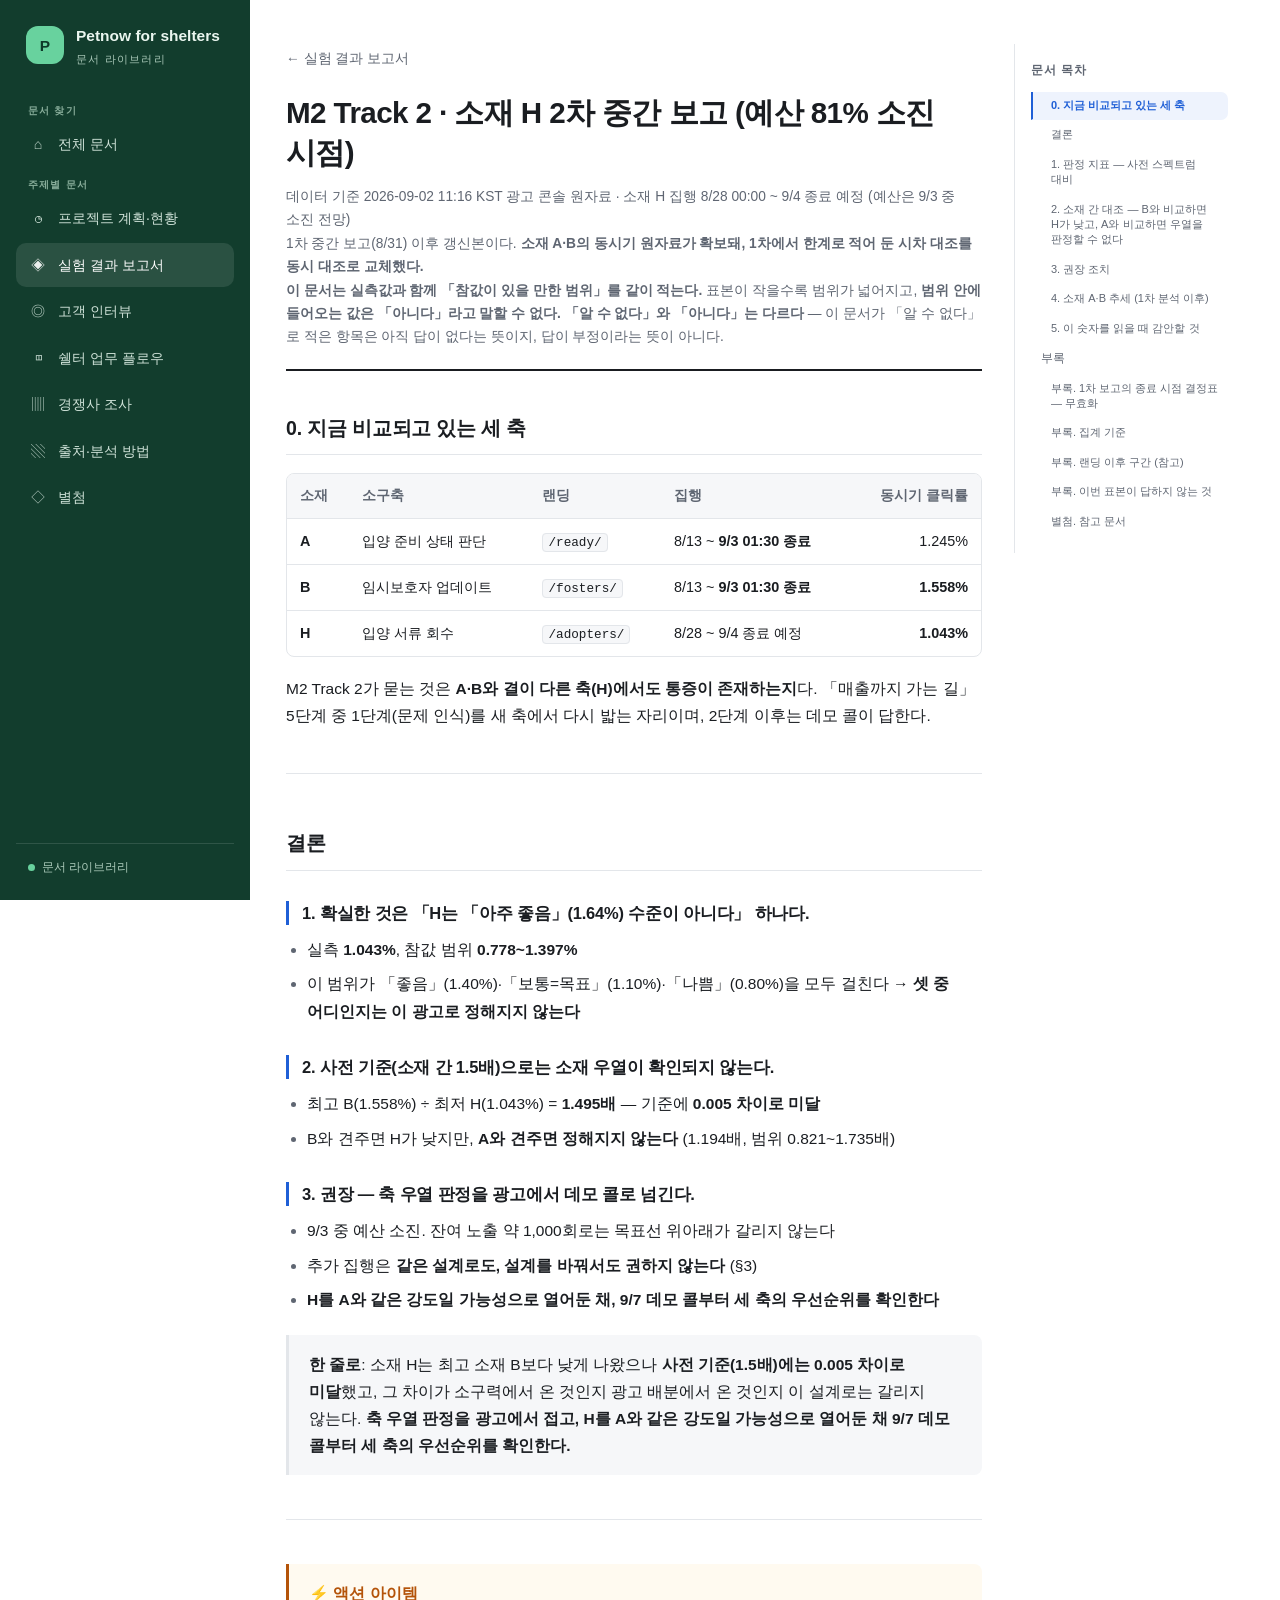
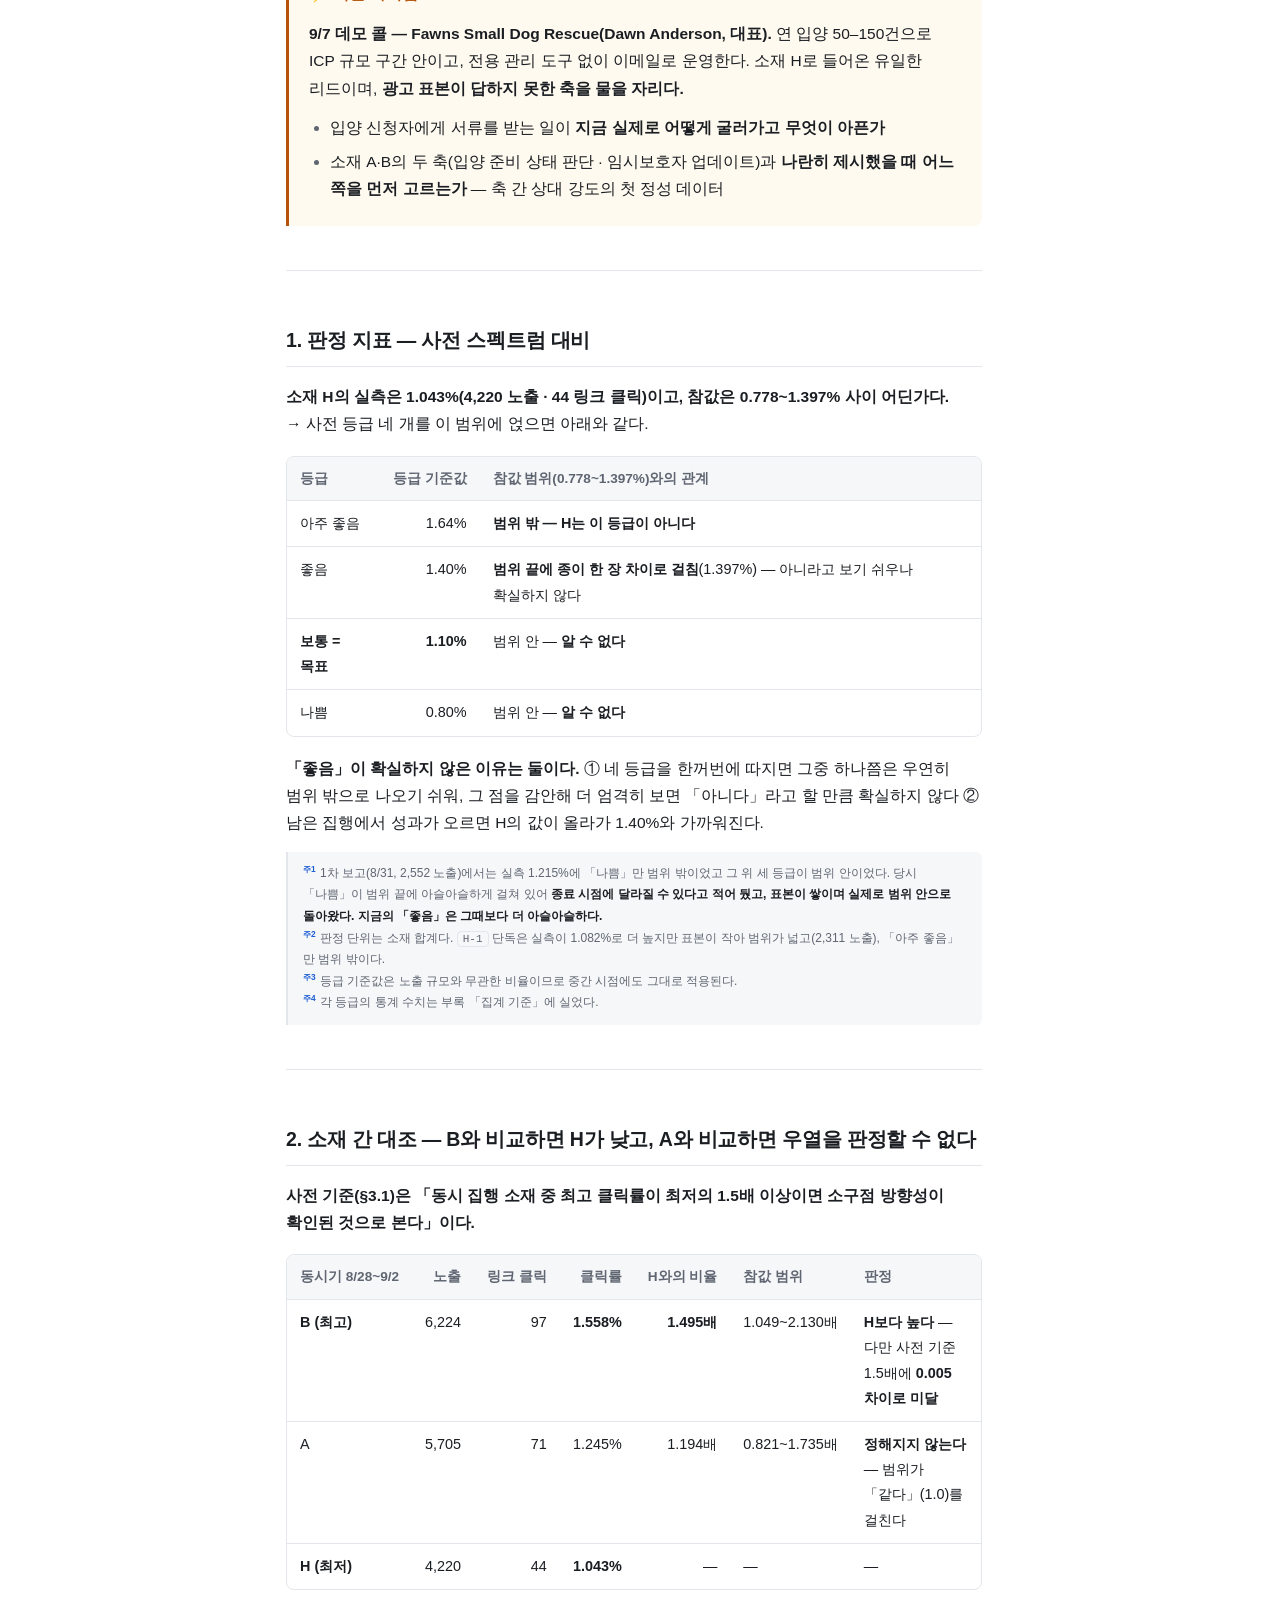
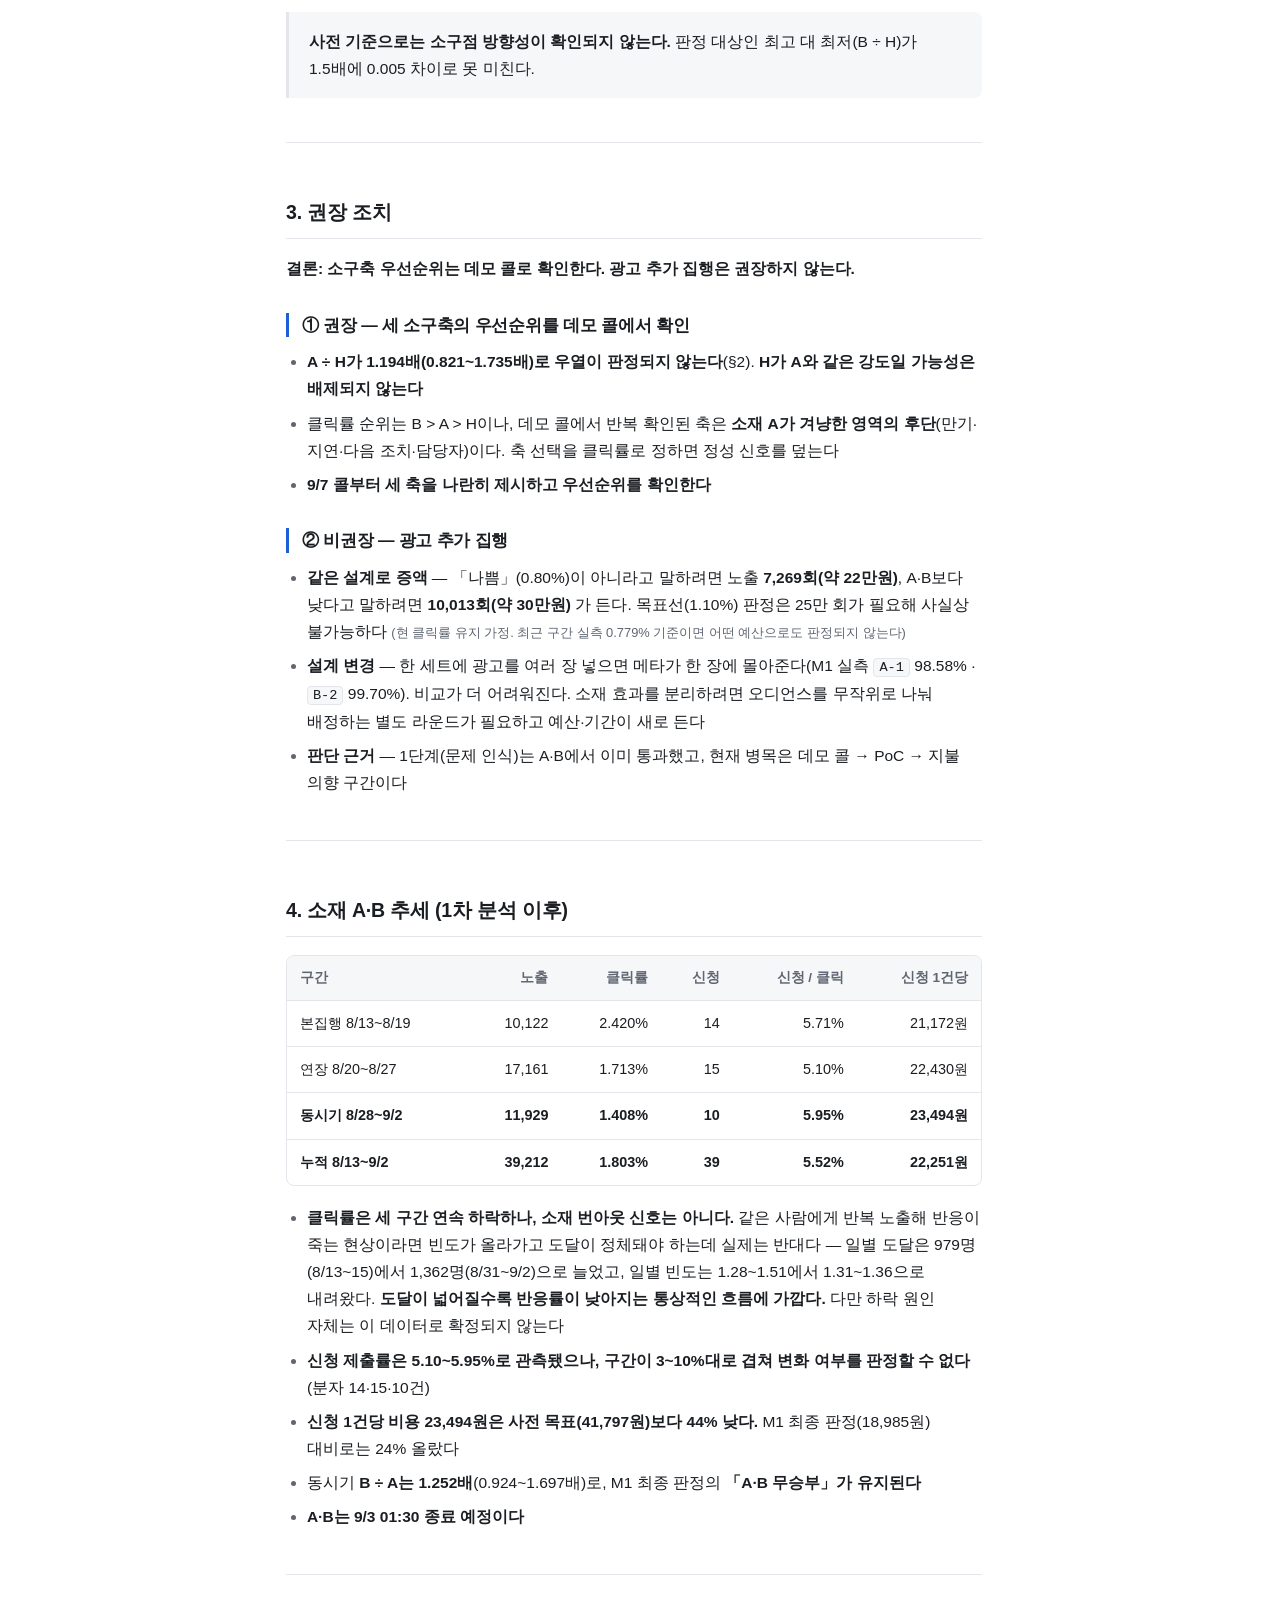
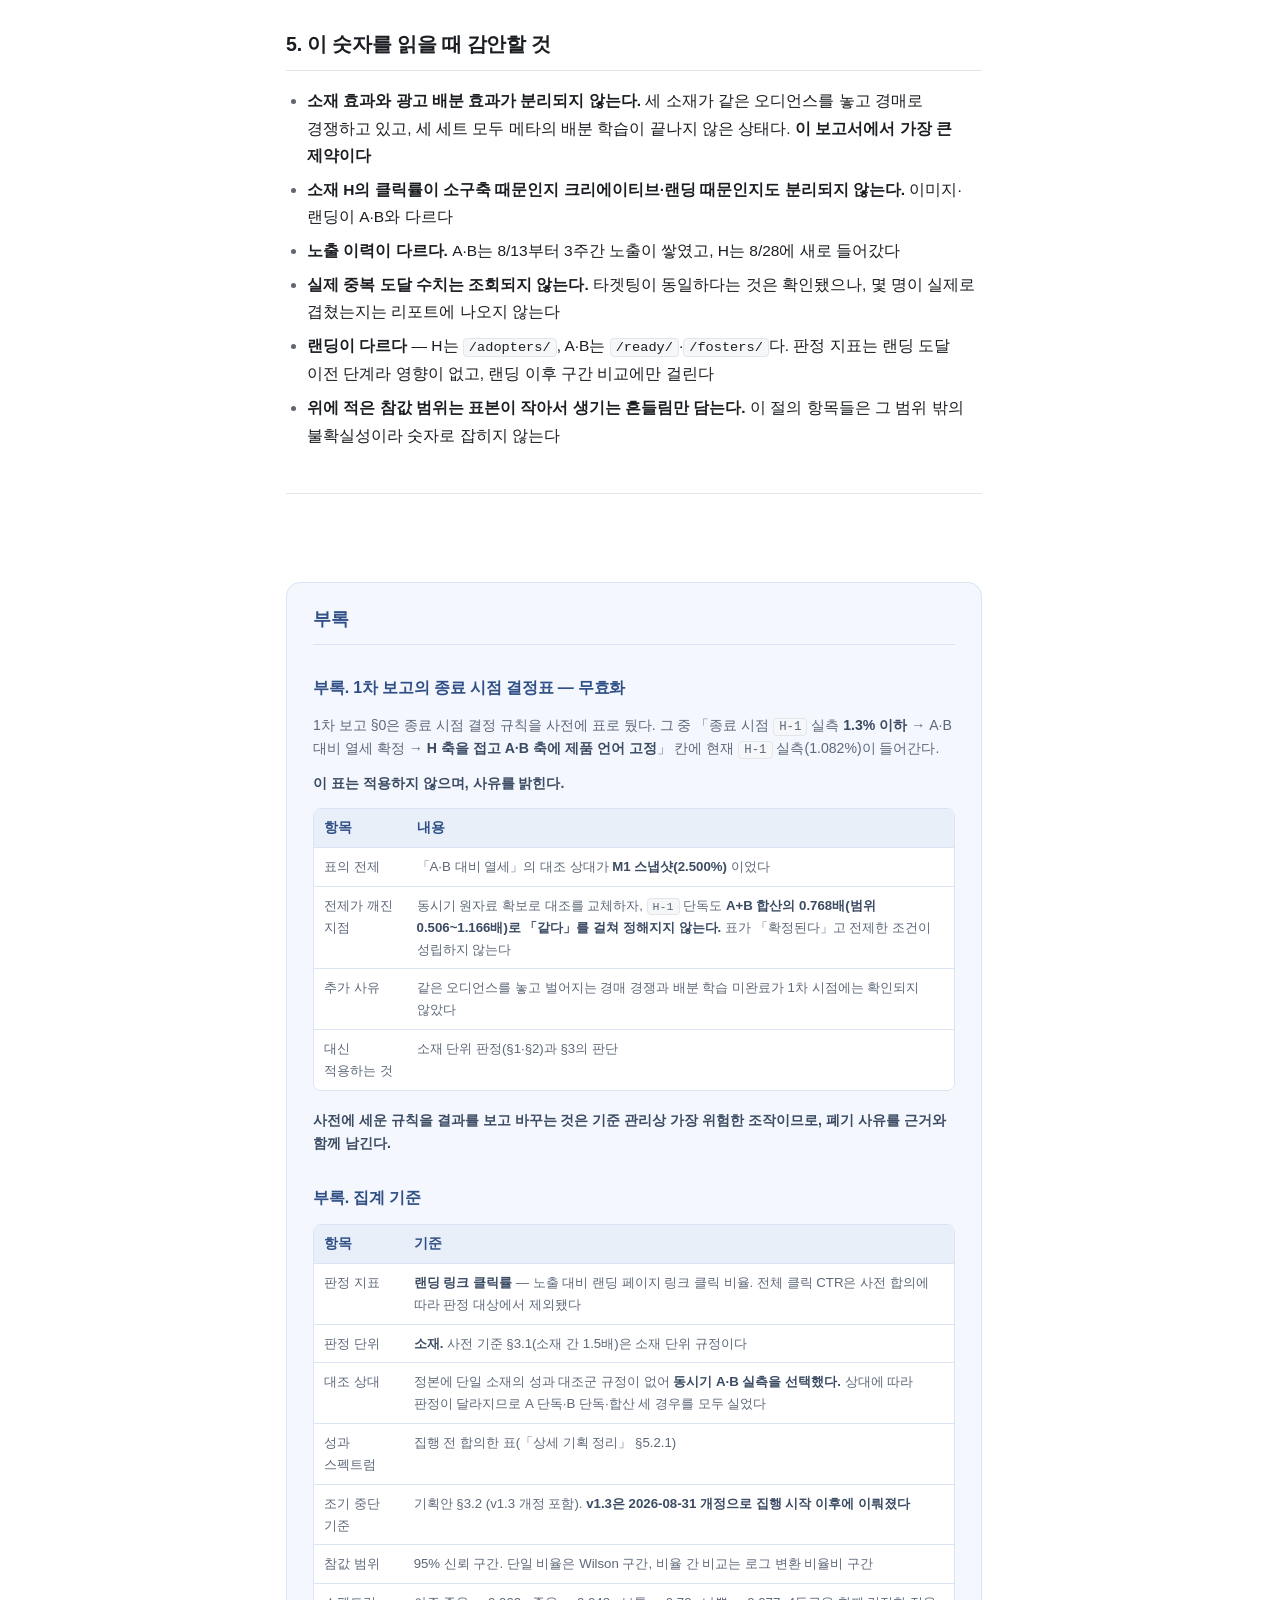
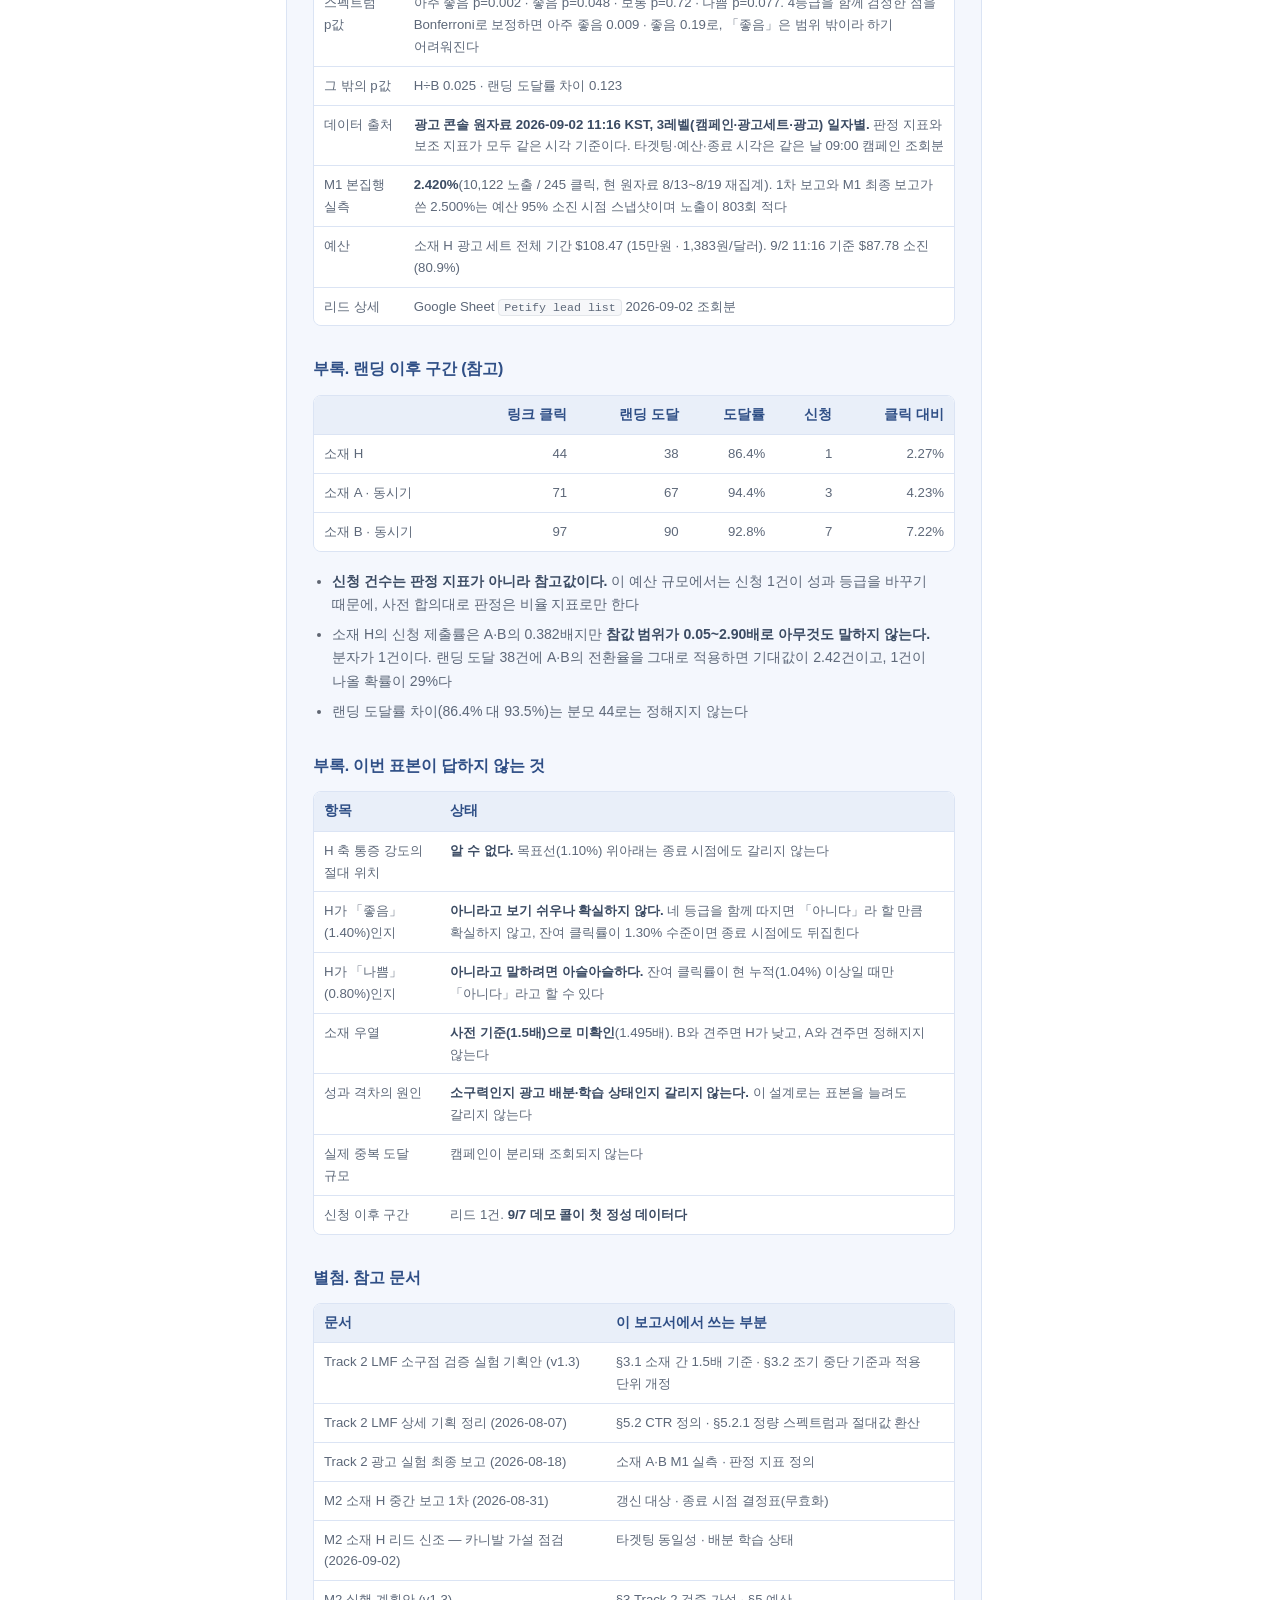
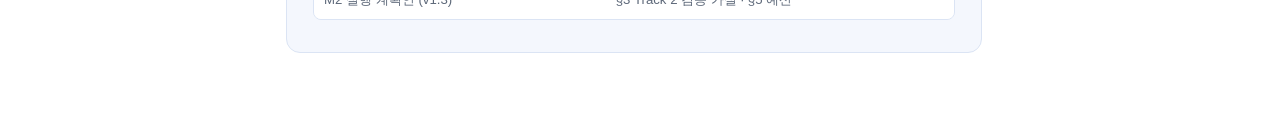
<file: track2-m2-h-report-2.html>
<!doctype html>
<html lang="ko">
<head>
<meta charset="utf-8">
<meta name="viewport" content="width=device-width, initial-scale=1">
<title>M2 Track 2 · 소재 H 2차 중간 보고 (예산 81% 소진 시점)</title>
<style>
:root{
  --bg:#ffffff; --fg:#1a1d21; --muted:#5f6672; --line:#e3e6ea; --soft:#f6f7f9;
  --accent:#1f5fd6; --accent-soft:#eef3fd;
  --action:#b45309; --action-bg:#fffaf0; --action-line:#f0c78a;
  --ask:#1f5fd6; --ask-bg:#f2f6fd; --ask-line:#a9c4f0;
  --warn:#b02a37; --warn-bg:#fdf4f5; --warn-line:#eeb4ba;
  --observe:#0f766e; --observe-bg:#f1faf8; --observe-line:#a3d5cd;
  --apx-bg:#f4f7fd; --apx-line:#dbe4f4; --apx-fg:#5d6879; --apx-head:#2f4f86; --apx-th:#e9eff9; --apx-strong:#3b4b63;
}
:root:not([data-theme="light"]) { }
@media (prefers-color-scheme: dark){
  :root:not([data-theme="light"]){
    --bg:#15181c; --fg:#e6e9ee; --muted:#98a1ae; --line:#2b3138; --soft:#1b1f24;
    --accent:#7aa8f5; --accent-soft:#1b2536;
    --action:#e5a457; --action-bg:#241d12; --action-line:#5c452a;
    --ask:#7aa8f5; --ask-bg:#161f2e; --ask-line:#33507e;
    --warn:#f08c96; --warn-bg:#2a1a1d; --warn-line:#6b3b42;
    --observe:#5ec5b8; --observe-bg:#132623; --observe-line:#2f5b55;
    --apx-bg:#141b26; --apx-line:#28374d; --apx-fg:#93a2b8; --apx-head:#8fb2f0; --apx-th:#1b2536; --apx-strong:#c3cfe0;
  }
}
:root[data-theme="dark"]{
  --bg:#15181c; --fg:#e6e9ee; --muted:#98a1ae; --line:#2b3138; --soft:#1b1f24;
  --accent:#7aa8f5; --accent-soft:#1b2536;
  --action:#e5a457; --action-bg:#241d12; --action-line:#5c452a;
  --ask:#7aa8f5; --ask-bg:#161f2e; --ask-line:#33507e;
  --warn:#f08c96; --warn-bg:#2a1a1d; --warn-line:#6b3b42;
  --observe:#5ec5b8; --observe-bg:#132623; --observe-line:#2f5b55;
  --apx-bg:#141b26; --apx-line:#28374d; --apx-fg:#93a2b8; --apx-head:#8fb2f0; --apx-th:#1b2536; --apx-strong:#c3cfe0;
}

*{box-sizing:border-box}
body{
  margin:0; background:var(--bg); color:var(--fg);
  font-family:-apple-system,BlinkMacSystemFont,"Apple SD Gothic Neo","Pretendard","Noto Sans KR",sans-serif;
  font-size:15.5px; line-height:1.75;
  word-break:keep-all; overflow-wrap:break-word;
  -webkit-font-smoothing:antialiased;
}
.wrap{max-width:900px;margin:0 auto;padding:56px 28px 100px}
.doc-main{max-width:900px}

a.back{display:inline-block;margin-bottom:22px;font-size:.86rem;color:var(--muted);border:0}
a.back:hover{color:var(--accent);border:0}
header.doc{border-bottom:2px solid var(--fg);padding-bottom:20px;margin-bottom:40px}
header.doc h1{font-size:1.85rem;line-height:1.35;margin:0 0 12px;letter-spacing:-.02em}
header.doc .meta{color:var(--muted);font-size:.86rem;line-height:1.7}

h2{
  font-size:1.22rem;margin:52px 0 16px;padding-bottom:9px;
  border-bottom:1px solid var(--line);letter-spacing:-.01em;
}
h2:first-of-type{margin-top:0}
h3{font-size:1.02rem;margin:30px 0 12px;color:var(--fg)}
p{margin:12px 0}
strong{font-weight:650}
a{color:var(--accent);text-decoration:none;border-bottom:1px solid transparent}
a:hover{border-bottom-color:var(--accent)}
hr{border:0;border-top:1px solid var(--line);margin:44px 0}
small{font-size:.83em;color:var(--muted);line-height:1.6}
sup{font-size:.7em}

ul,ol{padding-left:1.35em;margin:12px 0}
li{margin:7px 0}
li::marker{color:var(--muted)}

/* 표 */
.tbl{overflow-x:auto;margin:18px 0;border:1px solid var(--line);border-radius:8px}
table{border-collapse:collapse;width:100%;font-size:.9rem;min-width:520px}
th,td{padding:10px 13px;border-bottom:1px solid var(--line);text-align:left;vertical-align:top}
th{background:var(--soft);font-weight:650;white-space:nowrap;font-size:.85rem;color:var(--muted)}
tr:last-child td{border-bottom:0}
td small{display:block;margin-top:2px}
tr.row-now{background:var(--accent-soft)}
tr.row-now td{font-weight:600}

/* 결론·권장 절의 위계 — 번호 문단은 키우고 하위 근거는 들여쓰기·톤다운 */
p.lead-h{
  font-size:16.5px;font-weight:700;line-height:1.5;letter-spacing:-.2px;
  margin:30px 0 11px;padding-left:13px;border-left:3px solid var(--accent);
  word-break:keep-all;overflow-wrap:break-word;
}
p.lead-h + ul{margin:0 0 8px}

/* 각주 — 본문 흐름에서 물러나게 */
p.fn{
  margin:16px 0 0;padding:11px 15px;
  background:var(--soft);border-left:2px solid var(--line);border-radius:0 6px 6px 0;
  font-size:12px;line-height:1.8;color:var(--muted);
  word-break:keep-all;overflow-wrap:break-word;
}
p.fn small{font-size:inherit;color:inherit}
p.fn strong{font-weight:600;color:var(--fg)}
p.fn sup{color:var(--accent);font-weight:700;margin-right:1px}
p.fn code{font-size:11px}

/* 콜아웃 */
blockquote{margin:22px 0;padding:16px 20px;border-left:3px solid var(--line);background:var(--soft);border-radius:0 8px 8px 0}
blockquote p:first-child{margin-top:0}
blockquote p:last-child{margin-bottom:0}
blockquote h3{margin:0 0 12px;font-size:1rem}
blockquote ul{margin:8px 0}

/* 콜아웃 안의 하위 묶음 — 별개 액션이 아니라 한 덩어리로 읽히게 */
blockquote ul.sub{
  list-style:none;margin:9px 0 2px;padding:2px 0 2px 14px;
  border-left:2px solid var(--line);
  font-size:.88em;line-height:1.55;opacity:.82;
}
blockquote ul.sub li{margin:3px 0;text-indent:-1.25em;padding-left:1.25em}
blockquote.action ul.sub{border-left-color:var(--action-line)}
blockquote.ask ul.sub{border-left-color:var(--ask-line)}
blockquote.observe ul.sub{border-left-color:var(--observe-line)}

blockquote.action{border-left-color:var(--action);background:var(--action-bg)}
blockquote.action h3{color:var(--action)}
blockquote.ask{border-left-color:var(--ask);background:var(--ask-bg)}
blockquote.ask h3{color:var(--ask)}
blockquote.warn{border-left-color:var(--warn);background:var(--warn-bg)}
blockquote.observe{border-left-color:var(--observe);background:var(--observe-bg)}
blockquote.observe h3{color:var(--observe)}
p.inline-warn{
  margin-top:14px;padding:11px 14px;border-radius:6px;
  background:var(--warn-bg);border:1px solid var(--warn-line);color:var(--fg);
}

/* 녹화 로그 등 기계 기록 — 콜아웃 박스로 감싸고 본문보다 흐리게 둔다 */
pre{
  margin:26px 0 20px;padding:14px 18px;overflow-x:auto;
  background:var(--soft);border:0;border-left:3px solid var(--line);border-radius:0 8px 8px 0;
  font-size:.82rem;line-height:1.6;color:var(--muted);opacity:.9;
}
pre code{color:inherit;background:none;border:0;padding:0}
code{font-family:ui-monospace,SFMono-Regular,Menlo,monospace;font-size:.88em}
p code,li code,td code{background:var(--soft);padding:1px 5px;border-radius:4px;border:1px solid var(--line)}

/* 부록·별첨 — 본문과 위계를 나눈 참고 영역 (허브 별첨 박스와 같은 형식, 파란톤) */
.appendix{
  margin:88px 0 0;padding:22px 26px 14px;
  background:var(--apx-bg);border:1px solid var(--apx-line);border-radius:14px;
  color:var(--apx-fg);font-size:.88rem;line-height:1.65;
}
.appendix h1#부록{
  margin:0 0 16px;padding:0 0 10px;border-top:0;border-bottom:1px solid var(--apx-line);
  color:var(--apx-head);font-size:1.12rem;
}
.appendix h2{margin:30px 0 10px;padding:0;border:0;color:var(--apx-head);font-size:1rem}
.appendix h3{margin:22px 0 8px;color:var(--apx-head);font-size:.94rem}
.appendix strong{color:var(--apx-strong)}
.appendix a{color:var(--accent)}
.appendix small{color:var(--apx-fg);opacity:.85}
.appendix .tbl{margin:12px 0 18px;border-color:var(--apx-line)}
.appendix table{background:var(--bg);font-size:.94em;min-width:460px}
.appendix th,.appendix td{padding:8px 10px;border-color:var(--apx-line)}
.appendix th{background:var(--apx-th);color:var(--apx-head)}
.appendix blockquote{background:var(--bg);border-left-color:var(--apx-line)}
.appendix blockquote.action{background:var(--action-bg);border-left-color:var(--action)}
.appendix blockquote.ask{background:var(--ask-bg);border-left-color:var(--ask)}
.appendix blockquote.warn{background:var(--warn-bg);border-left-color:var(--warn)}
.appendix blockquote.observe{background:var(--observe-bg);border-left-color:var(--observe)}
.appendix pre{background:var(--bg);border-left-color:var(--apx-line)}
.appendix hr{border-top-color:var(--apx-line)}

@media print{
  body{font-size:10.5pt}
  .wrap{padding:0;max-width:none}
  h2{page-break-after:avoid}
  .tbl,blockquote,pre{page-break-inside:avoid}
}
@media (max-width:640px){
  .wrap{padding:32px 18px 70px}
  header.doc h1{font-size:1.45rem}
}

.app-shell{display:grid;grid-template-columns:250px minmax(0,1fr);min-height:100vh}
.sidebar{position:sticky;top:0;height:100vh;padding:22px 16px;background:#123d2d;color:#eaf6ef;display:flex;flex-direction:column;overflow-y:auto}
.brand{display:flex;gap:12px;align-items:center;padding:0 10px 24px;text-decoration:none;color:inherit;border:0}
.brand:hover{border:0}
.brand-mark{width:38px;height:38px;border-radius:12px;display:grid;place-items:center;background:#68d29e;color:#0d3a29;font-weight:800}
.brand strong,.brand small{display:block}
.brand small{margin-top:2px;color:#a9c8b8;font-size:11px;text-transform:uppercase;letter-spacing:.11em}
.nav-section{margin:9px 0 3px;padding:0 12px;color:#88ad9a;font-size:10px;font-weight:700;letter-spacing:.12em;text-transform:uppercase}
.nav-link{display:flex;align-items:center;gap:10px;padding:10px 12px;margin:2px 0;color:#cfe2d8;text-decoration:none;border-radius:10px;font-size:14px;border:0}
.nav-link:hover,.nav-link.active{color:#fff;background:rgba(255,255,255,.1);border:0}
.nav-icon{width:20px;text-align:center;opacity:.9}
.sidebar-footer{margin-top:auto;padding:13px 12px 0;border-top:1px solid rgba(255,255,255,.12);color:#a9c8b8;font-size:12px}
.status-dot{display:inline-block;width:7px;height:7px;margin-right:7px;border-radius:50%;background:#68d29e}

.doc-layout{display:grid;grid-template-columns:minmax(0,1fr) 230px;gap:32px;align-items:start;
  max-width:1240px;margin:0 auto;padding:44px 36px 90px}
.toc{position:sticky;top:44px;max-height:calc(100vh - 80px);padding:16px;overflow:hidden;border-left:1px solid var(--line)}
.toc strong{display:block;margin-bottom:10px;font-size:12px;text-transform:uppercase;letter-spacing:.08em;color:var(--muted)}
.toc-links{max-height:calc(100vh - 130px);overflow-y:auto;scrollbar-width:thin}
.toc-link{display:block;margin:1px 0;padding:6px 8px;border-left:2px solid transparent;border-radius:0 7px 7px 0;
  color:var(--muted);font-size:12px;line-height:1.4;text-decoration:none;transition:color .15s,background .15s,border-color .15s}
.toc-link:hover{color:var(--accent);background:var(--soft);border-left-color:transparent}
.toc-link.active{border-left-color:var(--accent);background:var(--accent-soft);color:var(--accent);font-weight:750}
.toc-link.toc-sub{padding-left:18px;font-size:11px}
.doc-main{min-width:0}

@media (max-width:1100px){
  .app-shell{grid-template-columns:1fr}
  .sidebar{position:static;height:auto;flex-direction:row;flex-wrap:wrap;align-items:center;gap:4px;padding:14px 16px}
  .sidebar .nav-section,.sidebar-footer{display:none}
  .brand{padding:0 12px 0 0}
  .doc-layout{grid-template-columns:1fr;gap:0;padding:28px 18px 70px}
  .toc{display:none}
}
@media print{ .sidebar,.toc{display:none} .app-shell,.doc-layout{display:block} .doc-layout{padding:0;max-width:none} }
</style>
</head>
<body>
<div class="app-shell">
  <aside class="sidebar">
    <a class="brand" href="./">
      <span class="brand-mark">P</span>
      <span><strong>Petnow for shelters</strong><small>문서 라이브러리</small></span>
    </a>
    <nav aria-label="주요 메뉴"><div class="nav-section">문서 찾기</div><a class="nav-link" href="./"><span class="nav-icon">⌂</span>전체 문서</a><div class="nav-section">주제별 문서</div><a class="nav-link" href="./#/library/project"><span class="nav-icon">◷</span>프로젝트 계획·현황</a><a class="nav-link active" href="./#/library/results"><span class="nav-icon">◈</span>실험 결과 보고서</a><a class="nav-link" href="./#/library/interview"><span class="nav-icon">◎</span>고객 인터뷰</a><a class="nav-link" href="./#/library/workflow"><span class="nav-icon">◫</span>쉘터 업무 플로우</a><a class="nav-link" href="./#/library/competitors"><span class="nav-icon">▥</span>경쟁사 조사</a><a class="nav-link" href="./#/library/methods"><span class="nav-icon">▧</span>출처·분석 방법</a><a class="nav-link" href="./#/library/appendix"><span class="nav-icon">◇</span>별첨</a></nav>
    <div class="sidebar-footer"><span class="status-dot"></span><span>문서 라이브러리</span></div>
  </aside>
  <main class="doc-layout">
    <article class="doc-main">
      <a class="back" href="./#/library/results">← 실험 결과 보고서</a>
      <header class="doc">
        <h1>M2 Track 2 · 소재 H 2차 중간 보고 (예산 81% 소진 시점)</h1>
        <div class="meta">데이터 기준 2026-09-02 11:16 KST 광고 콘솔 원자료 · 소재 H 집행 8/28 00:00 ~ 9/4 종료 예정 (예산은 9/3 중 소진 전망)<br>1차 중간 보고(8/31) 이후 갱신본이다. <strong>소재 A·B의 동시기 원자료가 확보돼, 1차에서 한계로 적어 둔 시차 대조를 동시 대조로 교체했다.</strong><br><strong>이 문서는 실측값과 함께 「참값이 있을 만한 범위」를 같이 적는다.</strong> 표본이 작을수록 범위가 넓어지고, <strong>범위 안에 들어오는 값은 「아니다」라고 말할 수 없다.</strong> <strong>「알 수 없다」와 「아니다」는 다르다</strong> — 이 문서가 「알 수 없다」로 적은 항목은 아직 답이 없다는 뜻이지, 답이 부정이라는 뜻이 아니다.</div>
      </header>
      <h2>0. 지금 비교되고 있는 세 축</h2>
<div class="tbl"><table>
<thead>
<tr>
<th>소재</th>
<th>소구축</th>
<th>랜딩</th>
<th>집행</th>
<th style="text-align: right;">동시기 클릭률</th>
</tr>
</thead>
<tbody>
<tr>
<td><strong>A</strong></td>
<td>입양 준비 상태 판단</td>
<td><code>/ready/</code></td>
<td>8/13 ~ <strong>9/3 01:30 종료</strong></td>
<td style="text-align: right;">1.245%</td>
</tr>
<tr>
<td><strong>B</strong></td>
<td>임시보호자 업데이트</td>
<td><code>/fosters/</code></td>
<td>8/13 ~ <strong>9/3 01:30 종료</strong></td>
<td style="text-align: right;"><strong>1.558%</strong></td>
</tr>
<tr>
<td><strong>H</strong></td>
<td>입양 서류 회수</td>
<td><code>/adopters/</code></td>
<td>8/28 ~ 9/4 종료 예정</td>
<td style="text-align: right;"><strong>1.043%</strong></td>
</tr>
</tbody>
</table></div>
<p>M2 Track 2가 묻는 것은 <strong>A·B와 결이 다른 축(H)에서도 통증이 존재하는지</strong>다. 「매출까지 가는 길」 5단계 중 1단계(문제 인식)를 새 축에서 다시 밟는 자리이며, 2단계 이후는 데모 콜이 답한다.</p>
<hr />
<h2>결론</h2>
<p class="lead-h"><strong>1. 확실한 것은 「H는 「아주 좋음」(1.64%) 수준이 아니다」 하나다.</strong></p>
<ul>
<li>실측 <strong>1.043%</strong>, 참값 범위 <strong>0.778~1.397%</strong></li>
<li>이 범위가 「좋음」(1.40%)·「보통=목표」(1.10%)·「나쁨」(0.80%)을 모두 걸친다 → <strong>셋 중 어디인지는 이 광고로 정해지지 않는다</strong></li>
</ul>
<p class="lead-h"><strong>2. 사전 기준(소재 간 1.5배)으로는 소재 우열이 확인되지 않는다.</strong></p>
<ul>
<li>최고 B(1.558%) ÷ 최저 H(1.043%) = <strong>1.495배</strong> — 기준에 <strong>0.005 차이로 미달</strong></li>
<li>B와 견주면 H가 낮지만, <strong>A와 견주면 정해지지 않는다</strong> (1.194배, 범위 0.821~1.735배)</li>
</ul>
<p class="lead-h"><strong>3. 권장 — 축 우열 판정을 광고에서 데모 콜로 넘긴다.</strong></p>
<ul>
<li>9/3 중 예산 소진. 잔여 노출 약 1,000회로는 목표선 위아래가 갈리지 않는다</li>
<li>추가 집행은 <strong>같은 설계로도, 설계를 바꿔서도 권하지 않는다</strong> (§3)</li>
<li><strong>H를 A와 같은 강도일 가능성으로 열어둔 채, 9/7 데모 콜부터 세 축의 우선순위를 확인한다</strong></li>
</ul>
<blockquote class="note">
<p><strong>한 줄로</strong>: 소재 H는 최고 소재 B보다 낮게 나왔으나 <strong>사전 기준(1.5배)에는 0.005 차이로 미달</strong>했고, 그 차이가 소구력에서 온 것인지 광고 배분에서 온 것인지 이 설계로는 갈리지 않는다. <strong>축 우열 판정을 광고에서 접고, H를 A와 같은 강도일 가능성으로 열어둔 채 9/7 데모 콜부터 세 축의 우선순위를 확인한다.</strong></p>
</blockquote>
<hr />
<blockquote class="action">
<h3>⚡ 액션 아이템</h3>
<p><strong>9/7 데모 콜 — Fawns Small Dog Rescue(Dawn Anderson, 대표).</strong> 연 입양 50–150건으로 ICP 규모 구간 안이고, 전용 관리 도구 없이 이메일로 운영한다. 소재 H로 들어온 유일한 리드이며, <strong>광고 표본이 답하지 못한 축을 물을 자리다.</strong></p>
<ul>
<li>입양 신청자에게 서류를 받는 일이 <strong>지금 실제로 어떻게 굴러가고 무엇이 아픈가</strong></li>
<li>소재 A·B의 두 축(입양 준비 상태 판단 · 임시보호자 업데이트)과 <strong>나란히 제시했을 때 어느 쪽을 먼저 고르는가</strong> — 축 간 상대 강도의 첫 정성 데이터</li>
</ul>
</blockquote>
<hr />
<h2>1. 판정 지표 — 사전 스펙트럼 대비</h2>
<p><strong>소재 H의 실측은 1.043%(4,220 노출 · 44 링크 클릭)이고, 참값은 0.778~1.397% 사이 어딘가다.</strong><br />
→ 사전 등급 네 개를 이 범위에 얹으면 아래와 같다.</p>
<div class="tbl"><table>
<thead>
<tr>
<th>등급</th>
<th style="text-align: right;">등급 기준값</th>
<th>참값 범위(0.778~1.397%)와의 관계</th>
</tr>
</thead>
<tbody>
<tr>
<td>아주 좋음</td>
<td style="text-align: right;">1.64%</td>
<td><strong>범위 밖 — H는 이 등급이 아니다</strong></td>
</tr>
<tr>
<td>좋음</td>
<td style="text-align: right;">1.40%</td>
<td><strong>범위 끝에 종이 한 장 차이로 걸침</strong>(1.397%) — 아니라고 보기 쉬우나 확실하지 않다</td>
</tr>
<tr>
<td><strong>보통 = 목표</strong></td>
<td style="text-align: right;"><strong>1.10%</strong></td>
<td>범위 안 — <strong>알 수 없다</strong></td>
</tr>
<tr>
<td>나쁨</td>
<td style="text-align: right;">0.80%</td>
<td>범위 안 — <strong>알 수 없다</strong></td>
</tr>
</tbody>
</table></div>
<p><strong>「좋음」이 확실하지 않은 이유는 둘이다.</strong> ① 네 등급을 한꺼번에 따지면 그중 하나쯤은 우연히 범위 밖으로 나오기 쉬워, 그 점을 감안해 더 엄격히 보면 「아니다」라고 할 만큼 확실하지 않다 ② 남은 집행에서 성과가 오르면 H의 값이 올라가 1.40%와 가까워진다.</p>
<p class="fn"><small><sup>주1</sup> 1차 보고(8/31, 2,552 노출)에서는 실측 1.215%에 「나쁨」만 범위 밖이었고 그 위 세 등급이 범위 안이었다. 당시 「나쁨」이 범위 끝에 아슬아슬하게 걸쳐 있어 <strong>종료 시점에 달라질 수 있다고 적어 뒀고, 표본이 쌓이며 실제로 범위 안으로 돌아왔다. 지금의 「좋음」은 그때보다 더 아슬아슬하다.</strong><br />
<sup>주2</sup> 판정 단위는 소재 합계다. <code>H-1</code> 단독은 실측이 1.082%로 더 높지만 표본이 작아 범위가 넓고(2,311 노출), 「아주 좋음」만 범위 밖이다.<br />
<sup>주3</sup> 등급 기준값은 노출 규모와 무관한 비율이므로 중간 시점에도 그대로 적용된다.<br />
<sup>주4</sup> 각 등급의 통계 수치는 부록 「집계 기준」에 실었다.</small></p>
<hr />
<h2>2. 소재 간 대조 — B와 비교하면 H가 낮고, A와 비교하면 우열을 판정할 수 없다</h2>
<p><strong>사전 기준(§3.1)은 「동시 집행 소재 중 최고 클릭률이 최저의 1.5배 이상이면 소구점 방향성이 확인된 것으로 본다」이다.</strong></p>
<div class="tbl"><table>
<thead>
<tr>
<th>동시기 8/28~9/2</th>
<th style="text-align: right;">노출</th>
<th style="text-align: right;">링크 클릭</th>
<th style="text-align: right;">클릭률</th>
<th style="text-align: right;">H와의 비율</th>
<th>참값 범위</th>
<th>판정</th>
</tr>
</thead>
<tbody>
<tr>
<td><strong>B (최고)</strong></td>
<td style="text-align: right;">6,224</td>
<td style="text-align: right;">97</td>
<td style="text-align: right;"><strong>1.558%</strong></td>
<td style="text-align: right;"><strong>1.495배</strong></td>
<td>1.049~2.130배</td>
<td><strong>H보다 높다</strong> — 다만 사전 기준 1.5배에 <strong>0.005 차이로 미달</strong></td>
</tr>
<tr>
<td>A</td>
<td style="text-align: right;">5,705</td>
<td style="text-align: right;">71</td>
<td style="text-align: right;">1.245%</td>
<td style="text-align: right;">1.194배</td>
<td>0.821~1.735배</td>
<td><strong>정해지지 않는다</strong> — 범위가 「같다」(1.0)를 걸친다</td>
</tr>
<tr>
<td><strong>H (최저)</strong></td>
<td style="text-align: right;">4,220</td>
<td style="text-align: right;">44</td>
<td style="text-align: right;"><strong>1.043%</strong></td>
<td style="text-align: right;">—</td>
<td>—</td>
<td>—</td>
</tr>
</tbody>
</table></div>
<blockquote class="note">
<p><strong>사전 기준으로는 소구점 방향성이 확인되지 않는다.</strong> 판정 대상인 최고 대 최저(B ÷ H)가 1.5배에 0.005 차이로 못 미친다.</p>
</blockquote>
<hr />
<h2>3. 권장 조치</h2>
<p><strong>결론: 소구축 우선순위는 데모 콜로 확인한다. 광고 추가 집행은 권장하지 않는다.</strong></p>
<p class="lead-h"><strong>① 권장 — 세 소구축의 우선순위를 데모 콜에서 확인</strong></p>
<ul>
<li><strong>A ÷ H가 1.194배(0.821~1.735배)로 우열이 판정되지 않는다</strong>(§2). <strong>H가 A와 같은 강도일 가능성은 배제되지 않는다</strong></li>
<li>클릭률 순위는 B &gt; A &gt; H이나, 데모 콜에서 반복 확인된 축은 <strong>소재 A가 겨냥한 영역의 후단</strong>(만기·지연·다음 조치·담당자)이다. 축 선택을 클릭률로 정하면 정성 신호를 덮는다</li>
<li><strong>9/7 콜부터 세 축을 나란히 제시하고 우선순위를 확인한다</strong></li>
</ul>
<p class="lead-h"><strong>② 비권장 — 광고 추가 집행</strong></p>
<ul>
<li><strong>같은 설계로 증액</strong> — 「나쁨」(0.80%)이 아니라고 말하려면 노출 <strong>7,269회(약 22만원)</strong>, A·B보다 낮다고 말하려면 <strong>10,013회(약 30만원)</strong> 가 든다. 목표선(1.10%) 판정은 25만 회가 필요해 사실상 불가능하다 <small>(현 클릭률 유지 가정. 최근 구간 실측 0.779% 기준이면 어떤 예산으로도 판정되지 않는다)</small></li>
<li><strong>설계 변경</strong> — 한 세트에 광고를 여러 장 넣으면 메타가 한 장에 몰아준다(M1 실측 <code>A-1</code> 98.58% · <code>B-2</code> 99.70%). 비교가 더 어려워진다. 소재 효과를 분리하려면 오디언스를 무작위로 나눠 배정하는 별도 라운드가 필요하고 예산·기간이 새로 든다</li>
<li><strong>판단 근거</strong> — 1단계(문제 인식)는 A·B에서 이미 통과했고, 현재 병목은 데모 콜 → PoC → 지불 의향 구간이다</li>
</ul>
<hr />
<h2>4. 소재 A·B 추세 (1차 분석 이후)</h2>
<div class="tbl"><table>
<thead>
<tr>
<th>구간</th>
<th style="text-align: right;">노출</th>
<th style="text-align: right;">클릭률</th>
<th style="text-align: right;">신청</th>
<th style="text-align: right;">신청 / 클릭</th>
<th style="text-align: right;">신청 1건당</th>
</tr>
</thead>
<tbody>
<tr>
<td>본집행 8/13~8/19</td>
<td style="text-align: right;">10,122</td>
<td style="text-align: right;">2.420%</td>
<td style="text-align: right;">14</td>
<td style="text-align: right;">5.71%</td>
<td style="text-align: right;">21,172원</td>
</tr>
<tr>
<td>연장 8/20~8/27</td>
<td style="text-align: right;">17,161</td>
<td style="text-align: right;">1.713%</td>
<td style="text-align: right;">15</td>
<td style="text-align: right;">5.10%</td>
<td style="text-align: right;">22,430원</td>
</tr>
<tr>
<td><strong>동시기 8/28~9/2</strong></td>
<td style="text-align: right;"><strong>11,929</strong></td>
<td style="text-align: right;"><strong>1.408%</strong></td>
<td style="text-align: right;"><strong>10</strong></td>
<td style="text-align: right;"><strong>5.95%</strong></td>
<td style="text-align: right;"><strong>23,494원</strong></td>
</tr>
<tr>
<td><strong>누적 8/13~9/2</strong></td>
<td style="text-align: right;"><strong>39,212</strong></td>
<td style="text-align: right;"><strong>1.803%</strong></td>
<td style="text-align: right;"><strong>39</strong></td>
<td style="text-align: right;"><strong>5.52%</strong></td>
<td style="text-align: right;"><strong>22,251원</strong></td>
</tr>
</tbody>
</table></div>
<ul>
<li><strong>클릭률은 세 구간 연속 하락하나, 소재 번아웃 신호는 아니다.</strong> 같은 사람에게 반복 노출해 반응이 죽는 현상이라면 빈도가 올라가고 도달이 정체돼야 하는데 실제는 반대다 — 일별 도달은 979명(8/13~15)에서 1,362명(8/31~9/2)으로 늘었고, 일별 빈도는 1.28~1.51에서 1.31~1.36으로 내려왔다. <strong>도달이 넓어질수록 반응률이 낮아지는 통상적인 흐름에 가깝다.</strong> 다만 하락 원인 자체는 이 데이터로 확정되지 않는다</li>
<li><strong>신청 제출률은 5.10~5.95%로 관측됐으나, 구간이 3~10%대로 겹쳐 변화 여부를 판정할 수 없다</strong>(분자 14·15·10건)</li>
<li><strong>신청 1건당 비용 23,494원은 사전 목표(41,797원)보다 44% 낮다.</strong> M1 최종 판정(18,985원) 대비로는 24% 올랐다</li>
<li>동시기 <strong>B ÷ A는 1.252배</strong>(0.924~1.697배)로, M1 최종 판정의 <strong>「A·B 무승부」가 유지된다</strong></li>
<li><strong>A·B는 9/3 01:30 종료 예정이다</strong></li>
</ul>
<hr />
<h2>5. 이 숫자를 읽을 때 감안할 것</h2>
<ul>
<li><strong>소재 효과와 광고 배분 효과가 분리되지 않는다.</strong> 세 소재가 같은 오디언스를 놓고 경매로 경쟁하고 있고, 세 세트 모두 메타의 배분 학습이 끝나지 않은 상태다. <strong>이 보고서에서 가장 큰 제약이다</strong></li>
<li><strong>소재 H의 클릭률이 소구축 때문인지 크리에이티브·랜딩 때문인지도 분리되지 않는다.</strong> 이미지·랜딩이 A·B와 다르다</li>
<li><strong>노출 이력이 다르다.</strong> A·B는 8/13부터 3주간 노출이 쌓였고, H는 8/28에 새로 들어갔다</li>
<li><strong>실제 중복 도달 수치는 조회되지 않는다.</strong> 타겟팅이 동일하다는 것은 확인됐으나, 몇 명이 실제로 겹쳤는지는 리포트에 나오지 않는다</li>
<li><strong>랜딩이 다르다</strong> — H는 <code>/adopters/</code>, A·B는 <code>/ready/</code>·<code>/fosters/</code>다. 판정 지표는 랜딩 도달 이전 단계라 영향이 없고, 랜딩 이후 구간 비교에만 걸린다</li>
<li><strong>위에 적은 참값 범위는 표본이 작아서 생기는 흔들림만 담는다.</strong> 이 절의 항목들은 그 범위 밖의 불확실성이라 숫자로 잡히지 않는다</li>
</ul>
<hr />
<section class="appendix"><h1 id="부록">부록</h1>
<h2>부록. 1차 보고의 종료 시점 결정표 — 무효화</h2>
<p>1차 보고 §0은 종료 시점 결정 규칙을 사전에 표로 뒀다. 그 중 「종료 시점 <code>H-1</code> 실측 <strong>1.3% 이하</strong> → A·B 대비 열세 확정 → <strong>H 축을 접고 A·B 축에 제품 언어 고정</strong>」 칸에 현재 <code>H-1</code> 실측(1.082%)이 들어간다.</p>
<p><strong>이 표는 적용하지 않으며, 사유를 밝힌다.</strong></p>
<div class="tbl"><table>
<thead>
<tr>
<th>항목</th>
<th>내용</th>
</tr>
</thead>
<tbody>
<tr>
<td>표의 전제</td>
<td>「A·B 대비 열세」의 대조 상대가 <strong>M1 스냅샷(2.500%)</strong> 이었다</td>
</tr>
<tr>
<td>전제가 깨진 지점</td>
<td>동시기 원자료 확보로 대조를 교체하자, <code>H-1</code> 단독도 <strong>A+B 합산의 0.768배(범위 0.506~1.166배)로 「같다」를 걸쳐 정해지지 않는다.</strong> 표가 「확정된다」고 전제한 조건이 성립하지 않는다</td>
</tr>
<tr>
<td>추가 사유</td>
<td>같은 오디언스를 놓고 벌어지는 경매 경쟁과 배분 학습 미완료가 1차 시점에는 확인되지 않았다</td>
</tr>
<tr>
<td>대신 적용하는 것</td>
<td>소재 단위 판정(§1·§2)과 §3의 판단</td>
</tr>
</tbody>
</table></div>
<p><strong>사전에 세운 규칙을 결과를 보고 바꾸는 것은 기준 관리상 가장 위험한 조작이므로, 폐기 사유를 근거와 함께 남긴다.</strong></p>
<h2>부록. 집계 기준</h2>
<div class="tbl"><table>
<thead>
<tr>
<th>항목</th>
<th>기준</th>
</tr>
</thead>
<tbody>
<tr>
<td>판정 지표</td>
<td><strong>랜딩 링크 클릭률</strong> — 노출 대비 랜딩 페이지 링크 클릭 비율. 전체 클릭 CTR은 사전 합의에 따라 판정 대상에서 제외됐다</td>
</tr>
<tr>
<td>판정 단위</td>
<td><strong>소재.</strong> 사전 기준 §3.1(소재 간 1.5배)은 소재 단위 규정이다</td>
</tr>
<tr>
<td>대조 상대</td>
<td>정본에 단일 소재의 성과 대조군 규정이 없어 <strong>동시기 A·B 실측을 선택했다.</strong> 상대에 따라 판정이 달라지므로 A 단독·B 단독·합산 세 경우를 모두 실었다</td>
</tr>
<tr>
<td>성과 스펙트럼</td>
<td>집행 전 합의한 표(「상세 기획 정리」 §5.2.1)</td>
</tr>
<tr>
<td>조기 중단 기준</td>
<td>기획안 §3.2 (v1.3 개정 포함). <strong>v1.3은 2026-08-31 개정으로 집행 시작 이후에 이뤄졌다</strong></td>
</tr>
<tr>
<td>참값 범위</td>
<td>95% 신뢰 구간. 단일 비율은 Wilson 구간, 비율 간 비교는 로그 변환 비율비 구간</td>
</tr>
<tr>
<td>스펙트럼 p값</td>
<td>아주 좋음 p=0.002 · 좋음 p=0.048 · 보통 p=0.72 · 나쁨 p=0.077. 4등급을 함께 검정한 점을 Bonferroni로 보정하면 아주 좋음 0.009 · 좋음 0.19로, 「좋음」은 범위 밖이라 하기 어려워진다</td>
</tr>
<tr>
<td>그 밖의 p값</td>
<td>H÷B 0.025 · 랜딩 도달률 차이 0.123</td>
</tr>
<tr>
<td>데이터 출처</td>
<td><strong>광고 콘솔 원자료 2026-09-02 11:16 KST, 3레벨(캠페인·광고세트·광고) 일자별.</strong> 판정 지표와 보조 지표가 모두 같은 시각 기준이다. 타겟팅·예산·종료 시각은 같은 날 09:00 캠페인 조회분</td>
</tr>
<tr>
<td>M1 본집행 실측</td>
<td><strong>2.420%</strong>(10,122 노출 / 245 클릭, 현 원자료 8/13~8/19 재집계). 1차 보고와 M1 최종 보고가 쓴 2.500%는 예산 95% 소진 시점 스냅샷이며 노출이 803회 적다</td>
</tr>
<tr>
<td>예산</td>
<td>소재 H 광고 세트 전체 기간 $108.47 (15만원 · 1,383원/달러). 9/2 11:16 기준 $87.78 소진(80.9%)</td>
</tr>
<tr>
<td>리드 상세</td>
<td>Google Sheet <code>Petify lead list</code> 2026-09-02 조회분</td>
</tr>
</tbody>
</table></div>
<h2>부록. 랜딩 이후 구간 (참고)</h2>
<div class="tbl"><table>
<thead>
<tr>
<th></th>
<th style="text-align: right;">링크 클릭</th>
<th style="text-align: right;">랜딩 도달</th>
<th style="text-align: right;">도달률</th>
<th style="text-align: right;">신청</th>
<th style="text-align: right;">클릭 대비</th>
</tr>
</thead>
<tbody>
<tr>
<td>소재 H</td>
<td style="text-align: right;">44</td>
<td style="text-align: right;">38</td>
<td style="text-align: right;">86.4%</td>
<td style="text-align: right;">1</td>
<td style="text-align: right;">2.27%</td>
</tr>
<tr>
<td>소재 A · 동시기</td>
<td style="text-align: right;">71</td>
<td style="text-align: right;">67</td>
<td style="text-align: right;">94.4%</td>
<td style="text-align: right;">3</td>
<td style="text-align: right;">4.23%</td>
</tr>
<tr>
<td>소재 B · 동시기</td>
<td style="text-align: right;">97</td>
<td style="text-align: right;">90</td>
<td style="text-align: right;">92.8%</td>
<td style="text-align: right;">7</td>
<td style="text-align: right;">7.22%</td>
</tr>
</tbody>
</table></div>
<ul>
<li><strong>신청 건수는 판정 지표가 아니라 참고값이다.</strong> 이 예산 규모에서는 신청 1건이 성과 등급을 바꾸기 때문에, 사전 합의대로 판정은 비율 지표로만 한다</li>
<li>소재 H의 신청 제출률은 A·B의 0.382배지만 <strong>참값 범위가 0.05~2.90배로 아무것도 말하지 않는다.</strong> 분자가 1건이다. 랜딩 도달 38건에 A·B의 전환율을 그대로 적용하면 기대값이 2.42건이고, 1건이 나올 확률이 29%다</li>
<li>랜딩 도달률 차이(86.4% 대 93.5%)는 분모 44로는 정해지지 않는다</li>
</ul>
<h2>부록. 이번 표본이 답하지 않는 것</h2>
<div class="tbl"><table>
<thead>
<tr>
<th>항목</th>
<th>상태</th>
</tr>
</thead>
<tbody>
<tr>
<td>H 축 통증 강도의 절대 위치</td>
<td><strong>알 수 없다.</strong> 목표선(1.10%) 위아래는 종료 시점에도 갈리지 않는다</td>
</tr>
<tr>
<td>H가 「좋음」(1.40%)인지</td>
<td><strong>아니라고 보기 쉬우나 확실하지 않다.</strong> 네 등급을 함께 따지면 「아니다」라 할 만큼 확실하지 않고, 잔여 클릭률이 1.30% 수준이면 종료 시점에도 뒤집힌다</td>
</tr>
<tr>
<td>H가 「나쁨」(0.80%)인지</td>
<td><strong>아니라고 말하려면 아슬아슬하다.</strong> 잔여 클릭률이 현 누적(1.04%) 이상일 때만 「아니다」라고 할 수 있다</td>
</tr>
<tr>
<td>소재 우열</td>
<td><strong>사전 기준(1.5배)으로 미확인</strong>(1.495배). B와 견주면 H가 낮고, A와 견주면 정해지지 않는다</td>
</tr>
<tr>
<td>성과 격차의 원인</td>
<td><strong>소구력인지 광고 배분·학습 상태인지 갈리지 않는다.</strong> 이 설계로는 표본을 늘려도 갈리지 않는다</td>
</tr>
<tr>
<td>실제 중복 도달 규모</td>
<td>캠페인이 분리돼 조회되지 않는다</td>
</tr>
<tr>
<td>신청 이후 구간</td>
<td>리드 1건. <strong>9/7 데모 콜이 첫 정성 데이터다</strong></td>
</tr>
</tbody>
</table></div>
<h2>별첨. 참고 문서</h2>
<div class="tbl"><table>
<thead>
<tr>
<th>문서</th>
<th>이 보고서에서 쓰는 부분</th>
</tr>
</thead>
<tbody>
<tr>
<td>Track 2 LMF 소구점 검증 실험 기획안 (v1.3)</td>
<td>§3.1 소재 간 1.5배 기준 · §3.2 조기 중단 기준과 적용 단위 개정</td>
</tr>
<tr>
<td>Track 2 LMF 상세 기획 정리 (2026-08-07)</td>
<td>§5.2 CTR 정의 · §5.2.1 정량 스펙트럼과 절대값 환산</td>
</tr>
<tr>
<td>Track 2 광고 실험 최종 보고 (2026-08-18)</td>
<td>소재 A·B M1 실측 · 판정 지표 정의</td>
</tr>
<tr>
<td>M2 소재 H 중간 보고 1차 (2026-08-31)</td>
<td>갱신 대상 · 종료 시점 결정표(무효화)</td>
</tr>
<tr>
<td>M2 소재 H 리드 신조 — 카니발 가설 점검 (2026-09-02)</td>
<td>타겟팅 동일성 · 배분 학습 상태</td>
</tr>
<tr>
<td>M2 실행 계획안 (v1.3)</td>
<td>§3 Track 2 검증 가설 · §5 예산</td>
</tr>
</tbody>
</table></div></section>
    </article>
    <aside class="toc"><strong>문서 목차</strong><div class="toc-links"></div></aside>
  </main>
</div>
<script>
(function(){
  var main=document.querySelector('.doc-main');
  var heads=main.querySelectorAll('h2, h1#부록');
  var box=document.querySelector('.toc-links');
  if(!heads.length){document.querySelector('.toc').style.display='none';return;}
  var links=[];
  heads.forEach(function(h,i){
    if(!h.id) h.id='sec-'+i;
    var a=document.createElement('a');
    a.className='toc-link'+(h.tagName==='H1'?'':' toc-sub');
    a.href='#'+h.id; a.textContent=h.textContent.trim();
    box.appendChild(a); links.push([h,a]);
  });
  function sync(){
    var y=window.scrollY+120, cur=links[0];
    links.forEach(function(p){ if(p[0].getBoundingClientRect().top+window.scrollY<=y) cur=p; });
    links.forEach(function(p){ p[1].classList.toggle('active', p===cur); });
  }
  sync(); window.addEventListener('scroll',sync,{passive:true});
})();
</script>
</body>
</html>
</file>
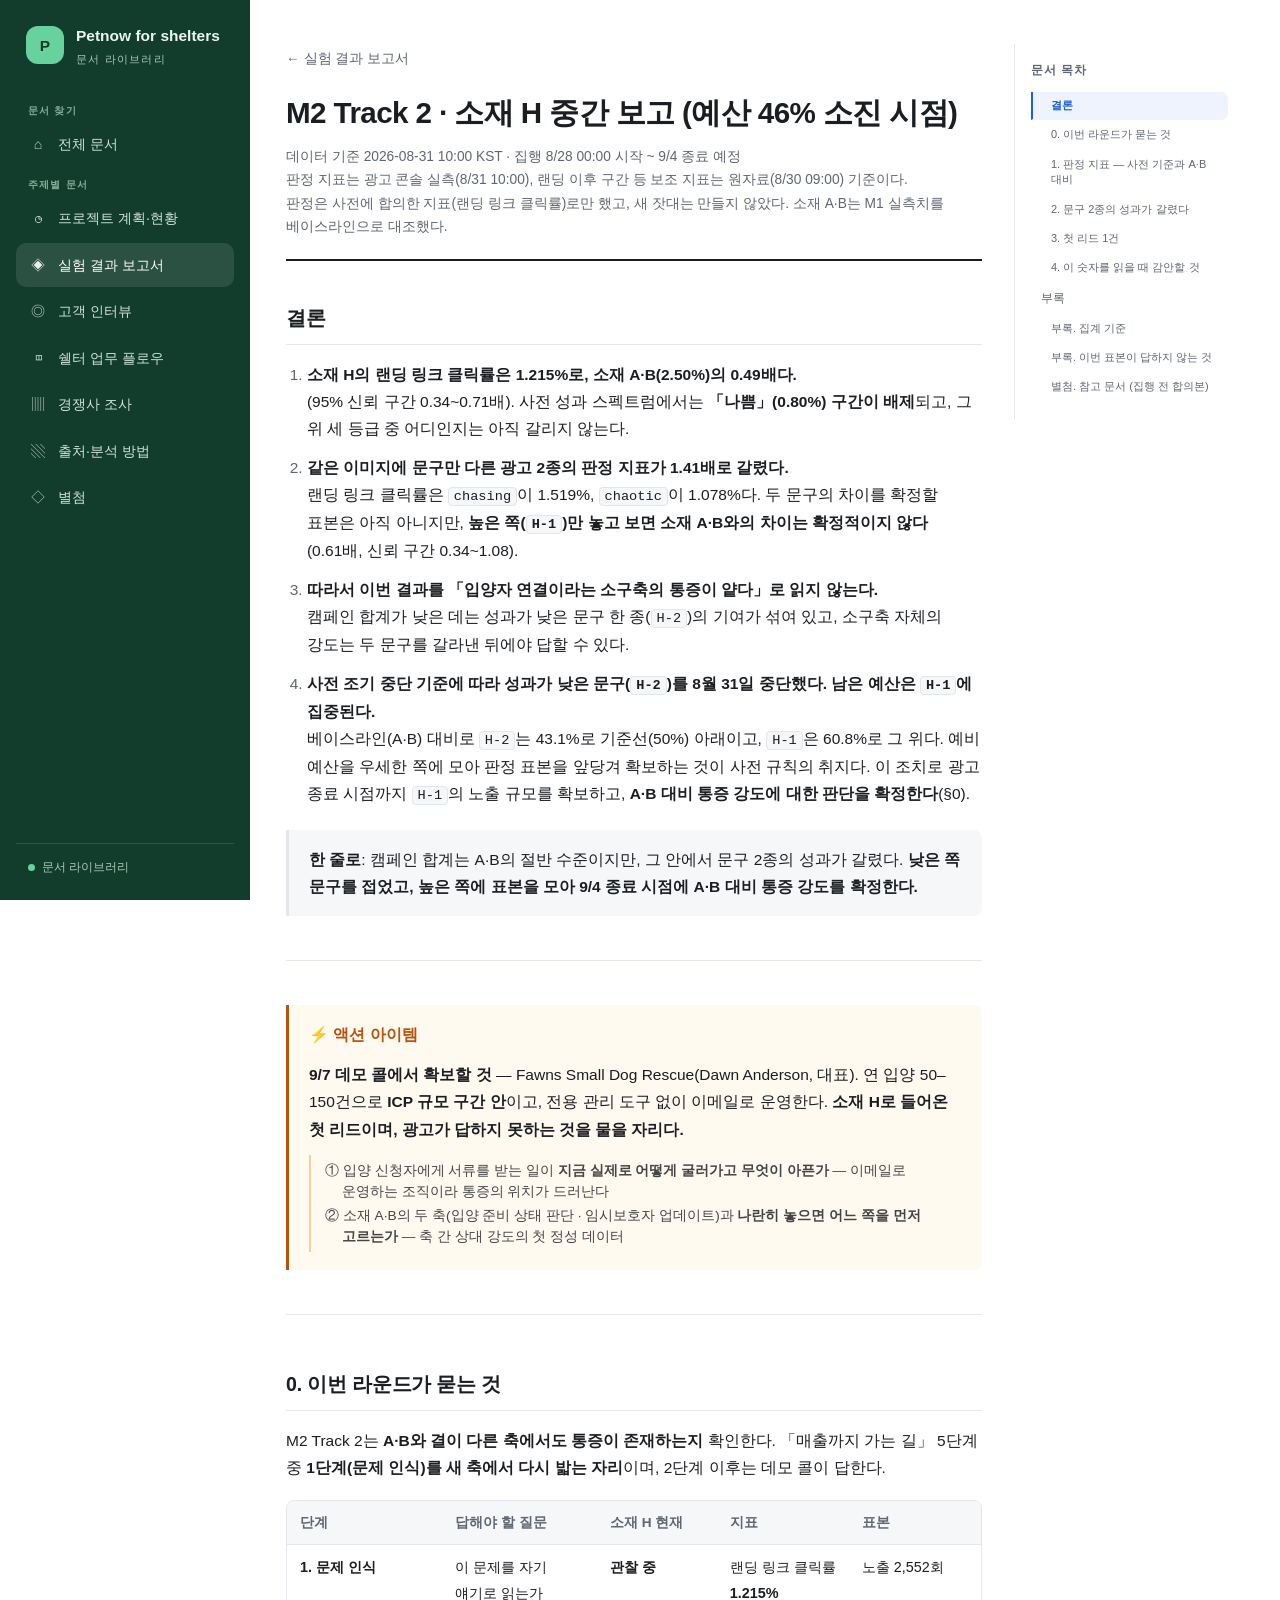
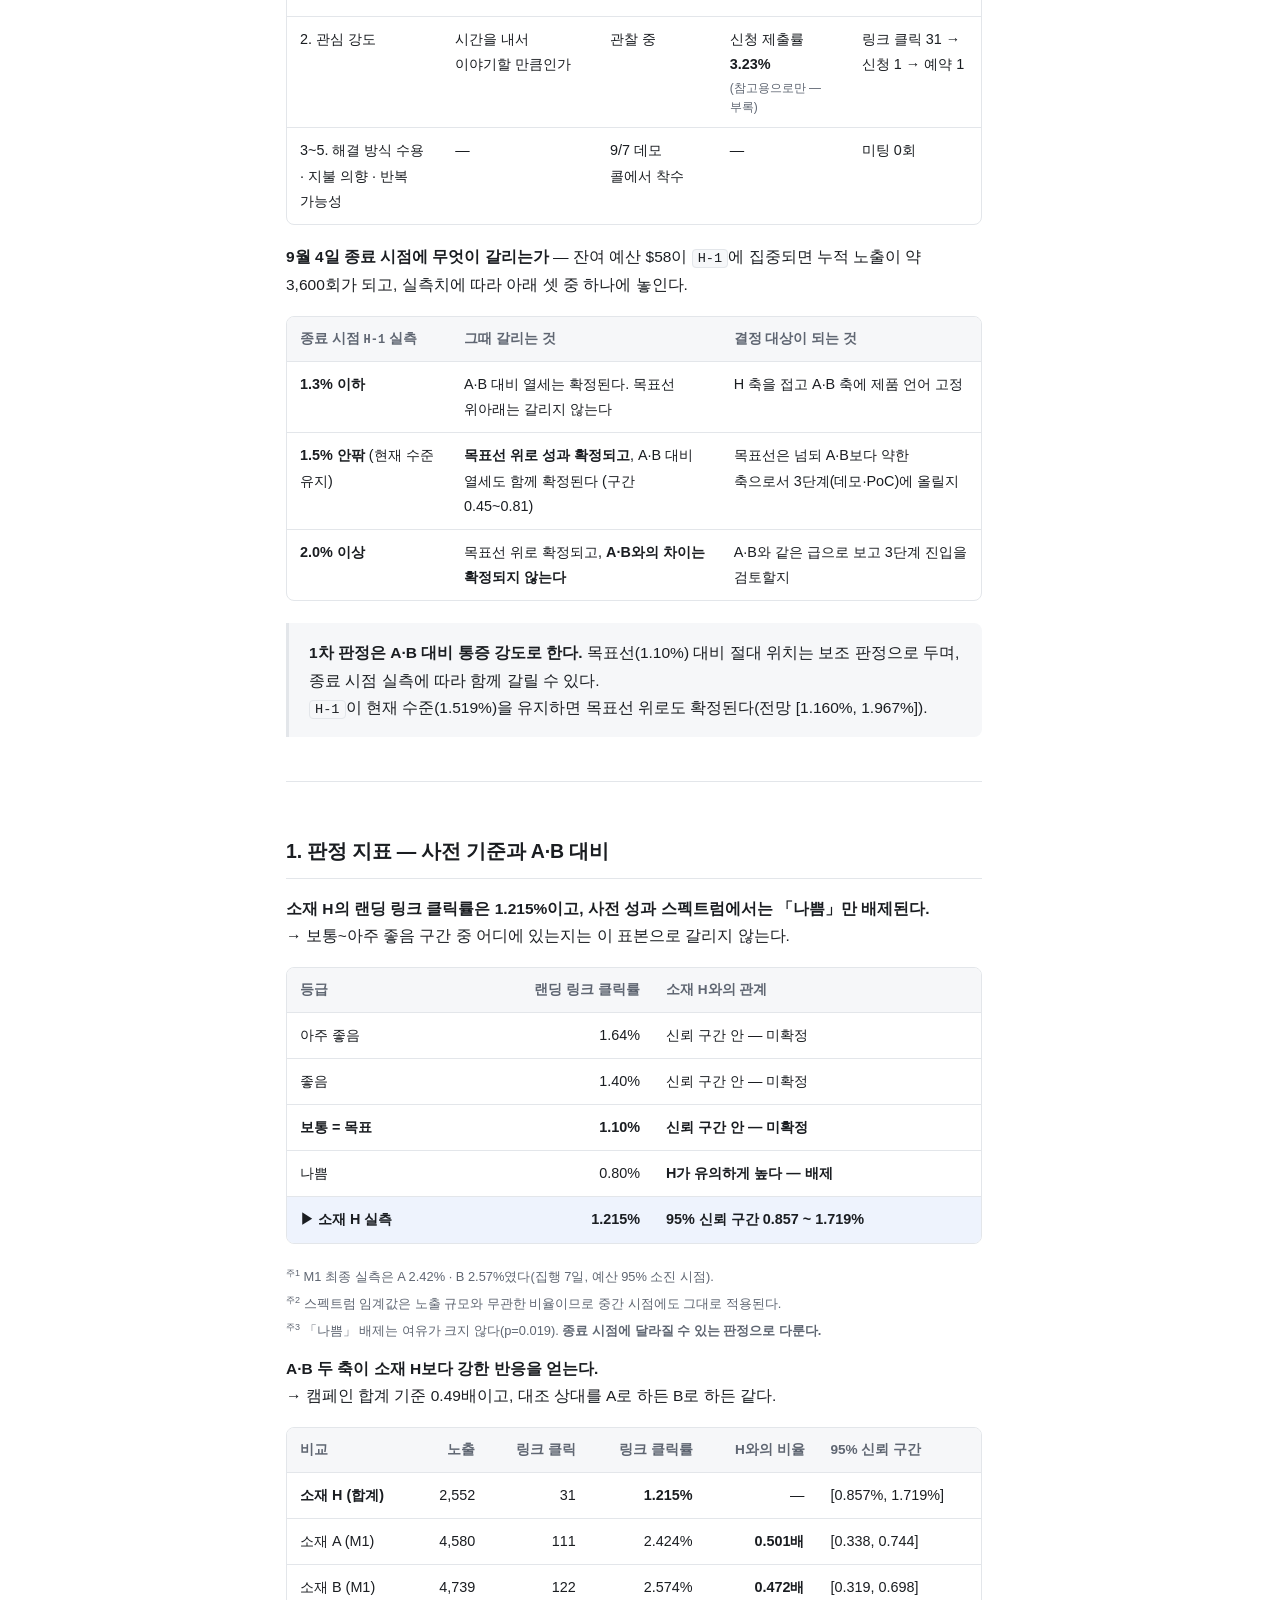
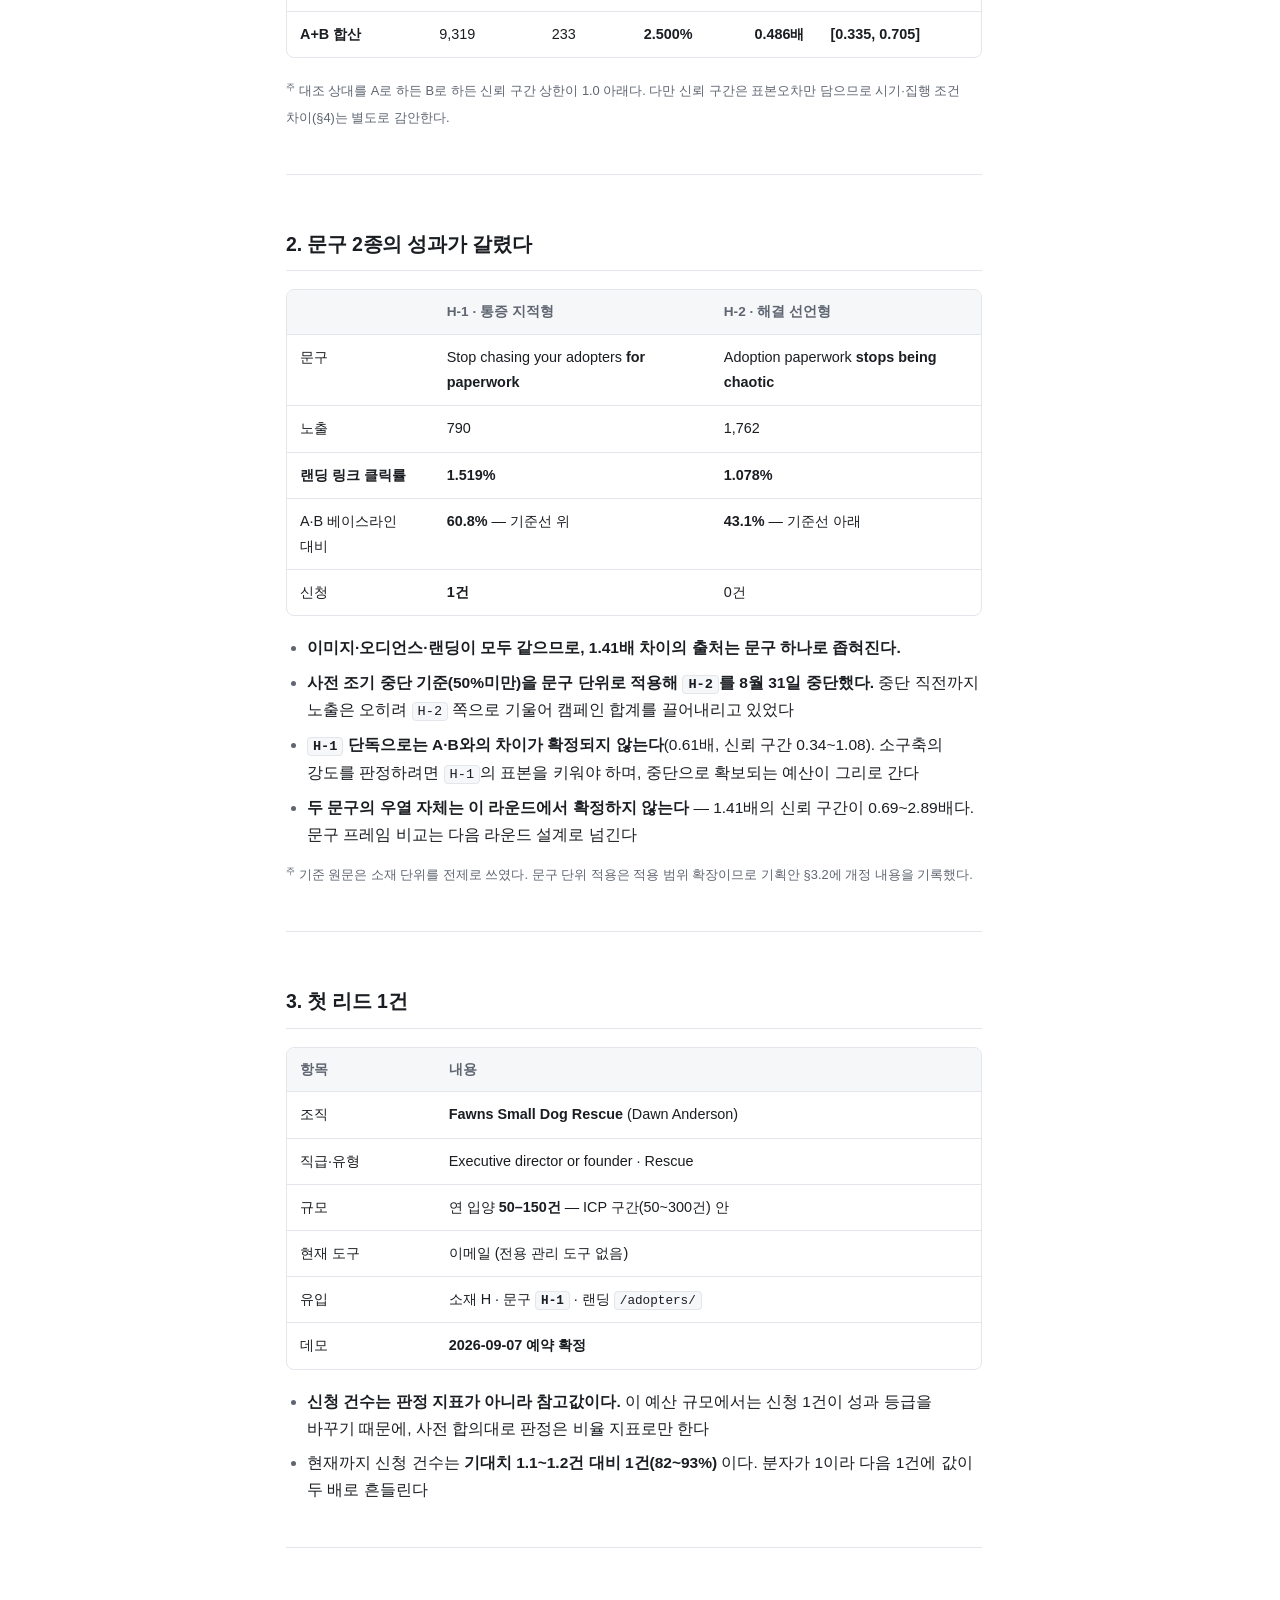
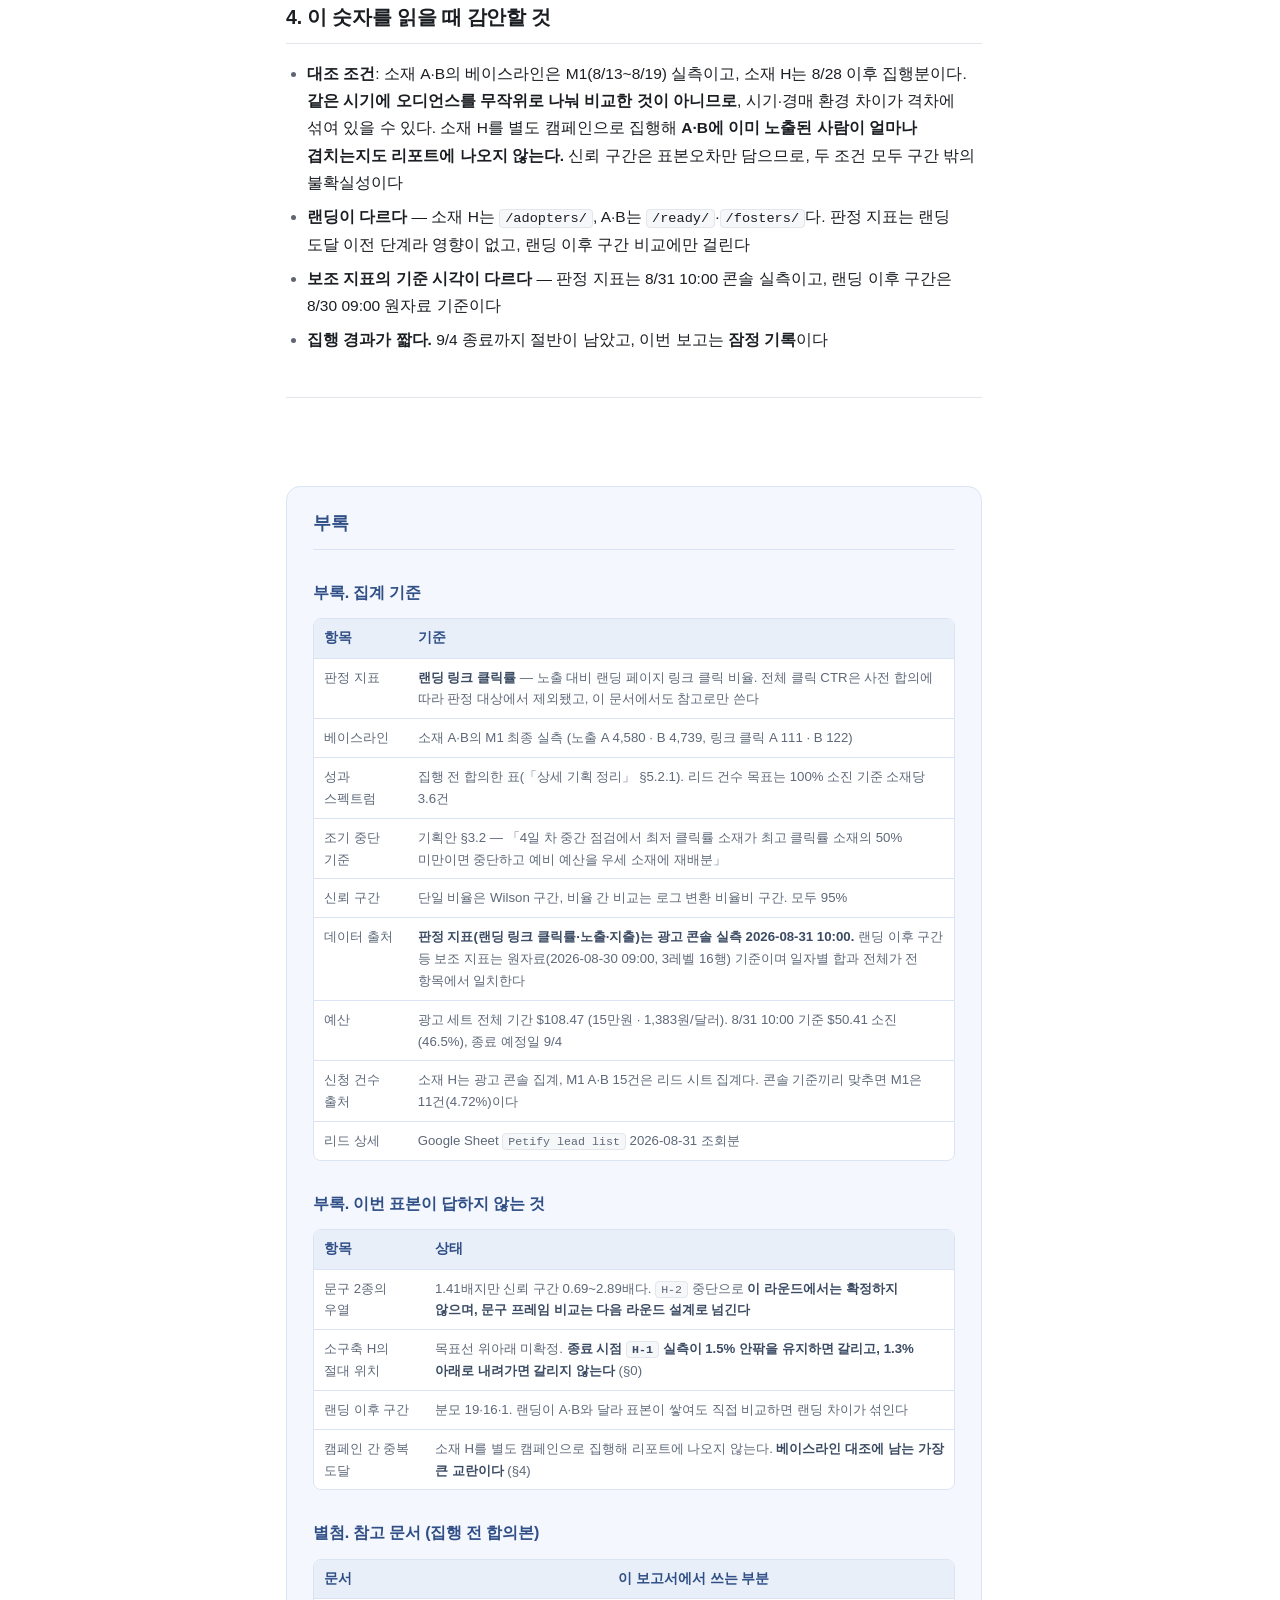
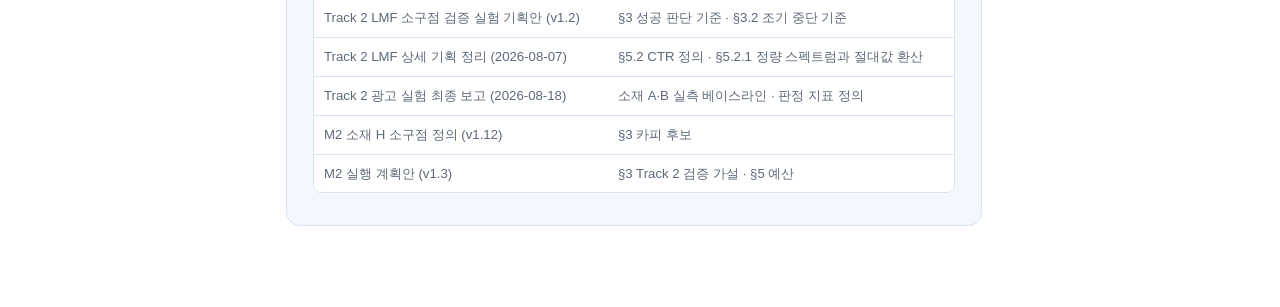
<file: track2-m2-h-report.html>
<!doctype html>
<html lang="ko">
<head>
<meta charset="utf-8">
<meta name="viewport" content="width=device-width, initial-scale=1">
<title>M2 Track 2 · 소재 H 중간 보고 (예산 46% 소진 시점)</title>
<style>
:root{
  --bg:#ffffff; --fg:#1a1d21; --muted:#5f6672; --line:#e3e6ea; --soft:#f6f7f9;
  --accent:#1f5fd6; --accent-soft:#eef3fd;
  --action:#b45309; --action-bg:#fffaf0; --action-line:#f0c78a;
  --ask:#1f5fd6; --ask-bg:#f2f6fd; --ask-line:#a9c4f0;
  --warn:#b02a37; --warn-bg:#fdf4f5; --warn-line:#eeb4ba;
  --observe:#0f766e; --observe-bg:#f1faf8; --observe-line:#a3d5cd;
  --apx-bg:#f4f7fd; --apx-line:#dbe4f4; --apx-fg:#5d6879; --apx-head:#2f4f86; --apx-th:#e9eff9; --apx-strong:#3b4b63;
}
:root:not([data-theme="light"]) { }
@media (prefers-color-scheme: dark){
  :root:not([data-theme="light"]){
    --bg:#15181c; --fg:#e6e9ee; --muted:#98a1ae; --line:#2b3138; --soft:#1b1f24;
    --accent:#7aa8f5; --accent-soft:#1b2536;
    --action:#e5a457; --action-bg:#241d12; --action-line:#5c452a;
    --ask:#7aa8f5; --ask-bg:#161f2e; --ask-line:#33507e;
    --warn:#f08c96; --warn-bg:#2a1a1d; --warn-line:#6b3b42;
    --observe:#5ec5b8; --observe-bg:#132623; --observe-line:#2f5b55;
    --apx-bg:#141b26; --apx-line:#28374d; --apx-fg:#93a2b8; --apx-head:#8fb2f0; --apx-th:#1b2536; --apx-strong:#c3cfe0;
  }
}
:root[data-theme="dark"]{
  --bg:#15181c; --fg:#e6e9ee; --muted:#98a1ae; --line:#2b3138; --soft:#1b1f24;
  --accent:#7aa8f5; --accent-soft:#1b2536;
  --action:#e5a457; --action-bg:#241d12; --action-line:#5c452a;
  --ask:#7aa8f5; --ask-bg:#161f2e; --ask-line:#33507e;
  --warn:#f08c96; --warn-bg:#2a1a1d; --warn-line:#6b3b42;
  --observe:#5ec5b8; --observe-bg:#132623; --observe-line:#2f5b55;
  --apx-bg:#141b26; --apx-line:#28374d; --apx-fg:#93a2b8; --apx-head:#8fb2f0; --apx-th:#1b2536; --apx-strong:#c3cfe0;
}

*{box-sizing:border-box}
body{
  margin:0; background:var(--bg); color:var(--fg);
  font-family:-apple-system,BlinkMacSystemFont,"Apple SD Gothic Neo","Pretendard","Noto Sans KR",sans-serif;
  font-size:15.5px; line-height:1.75;
  word-break:keep-all; overflow-wrap:break-word;
  -webkit-font-smoothing:antialiased;
}
.wrap{max-width:900px;margin:0 auto;padding:56px 28px 100px}
.doc-main{max-width:900px}

a.back{display:inline-block;margin-bottom:22px;font-size:.86rem;color:var(--muted);border:0}
a.back:hover{color:var(--accent);border:0}
header.doc{border-bottom:2px solid var(--fg);padding-bottom:20px;margin-bottom:40px}
header.doc h1{font-size:1.85rem;line-height:1.35;margin:0 0 12px;letter-spacing:-.02em}
header.doc .meta{color:var(--muted);font-size:.86rem;line-height:1.7}

h2{
  font-size:1.22rem;margin:52px 0 16px;padding-bottom:9px;
  border-bottom:1px solid var(--line);letter-spacing:-.01em;
}
h2:first-of-type{margin-top:0}
h3{font-size:1.02rem;margin:30px 0 12px;color:var(--fg)}
p{margin:12px 0}
strong{font-weight:650}
a{color:var(--accent);text-decoration:none;border-bottom:1px solid transparent}
a:hover{border-bottom-color:var(--accent)}
hr{border:0;border-top:1px solid var(--line);margin:44px 0}
small{font-size:.83em;color:var(--muted);line-height:1.6}
sup{font-size:.7em}

ul,ol{padding-left:1.35em;margin:12px 0}
li{margin:7px 0}
li::marker{color:var(--muted)}

/* 표 */
.tbl{overflow-x:auto;margin:18px 0;border:1px solid var(--line);border-radius:8px}
table{border-collapse:collapse;width:100%;font-size:.9rem;min-width:520px}
th,td{padding:10px 13px;border-bottom:1px solid var(--line);text-align:left;vertical-align:top}
th{background:var(--soft);font-weight:650;white-space:nowrap;font-size:.85rem;color:var(--muted)}
tr:last-child td{border-bottom:0}
td small{display:block;margin-top:2px}
tr.row-now{background:var(--accent-soft)}
tr.row-now td{font-weight:600}

/* 콜아웃 */
blockquote{margin:22px 0;padding:16px 20px;border-left:3px solid var(--line);background:var(--soft);border-radius:0 8px 8px 0}
blockquote p:first-child{margin-top:0}
blockquote p:last-child{margin-bottom:0}
blockquote h3{margin:0 0 12px;font-size:1rem}
blockquote ul{margin:8px 0}

/* 콜아웃 안의 하위 묶음 — 별개 액션이 아니라 한 덩어리로 읽히게 */
blockquote ul.sub{
  list-style:none;margin:9px 0 2px;padding:2px 0 2px 14px;
  border-left:2px solid var(--line);
  font-size:.88em;line-height:1.55;opacity:.82;
}
blockquote ul.sub li{margin:3px 0;text-indent:-1.25em;padding-left:1.25em}
blockquote.action ul.sub{border-left-color:var(--action-line)}
blockquote.ask ul.sub{border-left-color:var(--ask-line)}
blockquote.observe ul.sub{border-left-color:var(--observe-line)}

blockquote.action{border-left-color:var(--action);background:var(--action-bg)}
blockquote.action h3{color:var(--action)}
blockquote.ask{border-left-color:var(--ask);background:var(--ask-bg)}
blockquote.ask h3{color:var(--ask)}
blockquote.warn{border-left-color:var(--warn);background:var(--warn-bg)}
blockquote.observe{border-left-color:var(--observe);background:var(--observe-bg)}
blockquote.observe h3{color:var(--observe)}
p.inline-warn{
  margin-top:14px;padding:11px 14px;border-radius:6px;
  background:var(--warn-bg);border:1px solid var(--warn-line);color:var(--fg);
}

/* 녹화 로그 등 기계 기록 — 콜아웃 박스로 감싸고 본문보다 흐리게 둔다 */
pre{
  margin:26px 0 20px;padding:14px 18px;overflow-x:auto;
  background:var(--soft);border:0;border-left:3px solid var(--line);border-radius:0 8px 8px 0;
  font-size:.82rem;line-height:1.6;color:var(--muted);opacity:.9;
}
pre code{color:inherit;background:none;border:0;padding:0}
code{font-family:ui-monospace,SFMono-Regular,Menlo,monospace;font-size:.88em}
p code,li code,td code{background:var(--soft);padding:1px 5px;border-radius:4px;border:1px solid var(--line)}

/* 부록·별첨 — 본문과 위계를 나눈 참고 영역 (허브 별첨 박스와 같은 형식, 파란톤) */
.appendix{
  margin:88px 0 0;padding:22px 26px 14px;
  background:var(--apx-bg);border:1px solid var(--apx-line);border-radius:14px;
  color:var(--apx-fg);font-size:.88rem;line-height:1.65;
}
.appendix h1#부록{
  margin:0 0 16px;padding:0 0 10px;border-top:0;border-bottom:1px solid var(--apx-line);
  color:var(--apx-head);font-size:1.12rem;
}
.appendix h2{margin:30px 0 10px;padding:0;border:0;color:var(--apx-head);font-size:1rem}
.appendix h3{margin:22px 0 8px;color:var(--apx-head);font-size:.94rem}
.appendix strong{color:var(--apx-strong)}
.appendix a{color:var(--accent)}
.appendix small{color:var(--apx-fg);opacity:.85}
.appendix .tbl{margin:12px 0 18px;border-color:var(--apx-line)}
.appendix table{background:var(--bg);font-size:.94em;min-width:460px}
.appendix th,.appendix td{padding:8px 10px;border-color:var(--apx-line)}
.appendix th{background:var(--apx-th);color:var(--apx-head)}
.appendix blockquote{background:var(--bg);border-left-color:var(--apx-line)}
.appendix blockquote.action{background:var(--action-bg);border-left-color:var(--action)}
.appendix blockquote.ask{background:var(--ask-bg);border-left-color:var(--ask)}
.appendix blockquote.warn{background:var(--warn-bg);border-left-color:var(--warn)}
.appendix blockquote.observe{background:var(--observe-bg);border-left-color:var(--observe)}
.appendix pre{background:var(--bg);border-left-color:var(--apx-line)}
.appendix hr{border-top-color:var(--apx-line)}

@media print{
  body{font-size:10.5pt}
  .wrap{padding:0;max-width:none}
  h2{page-break-after:avoid}
  .tbl,blockquote,pre{page-break-inside:avoid}
}
@media (max-width:640px){
  .wrap{padding:32px 18px 70px}
  header.doc h1{font-size:1.45rem}
}

.app-shell{display:grid;grid-template-columns:250px minmax(0,1fr);min-height:100vh}
.sidebar{position:sticky;top:0;height:100vh;padding:22px 16px;background:#123d2d;color:#eaf6ef;display:flex;flex-direction:column;overflow-y:auto}
.brand{display:flex;gap:12px;align-items:center;padding:0 10px 24px;text-decoration:none;color:inherit;border:0}
.brand:hover{border:0}
.brand-mark{width:38px;height:38px;border-radius:12px;display:grid;place-items:center;background:#68d29e;color:#0d3a29;font-weight:800}
.brand strong,.brand small{display:block}
.brand small{margin-top:2px;color:#a9c8b8;font-size:11px;text-transform:uppercase;letter-spacing:.11em}
.nav-section{margin:9px 0 3px;padding:0 12px;color:#88ad9a;font-size:10px;font-weight:700;letter-spacing:.12em;text-transform:uppercase}
.nav-link{display:flex;align-items:center;gap:10px;padding:10px 12px;margin:2px 0;color:#cfe2d8;text-decoration:none;border-radius:10px;font-size:14px;border:0}
.nav-link:hover,.nav-link.active{color:#fff;background:rgba(255,255,255,.1);border:0}
.nav-icon{width:20px;text-align:center;opacity:.9}
.sidebar-footer{margin-top:auto;padding:13px 12px 0;border-top:1px solid rgba(255,255,255,.12);color:#a9c8b8;font-size:12px}
.status-dot{display:inline-block;width:7px;height:7px;margin-right:7px;border-radius:50%;background:#68d29e}

.doc-layout{display:grid;grid-template-columns:minmax(0,1fr) 230px;gap:32px;align-items:start;
  max-width:1240px;margin:0 auto;padding:44px 36px 90px}
.toc{position:sticky;top:44px;max-height:calc(100vh - 80px);padding:16px;overflow:hidden;border-left:1px solid var(--line)}
.toc strong{display:block;margin-bottom:10px;font-size:12px;text-transform:uppercase;letter-spacing:.08em;color:var(--muted)}
.toc-links{max-height:calc(100vh - 130px);overflow-y:auto;scrollbar-width:thin}
.toc-link{display:block;margin:1px 0;padding:6px 8px;border-left:2px solid transparent;border-radius:0 7px 7px 0;
  color:var(--muted);font-size:12px;line-height:1.4;text-decoration:none;transition:color .15s,background .15s,border-color .15s}
.toc-link:hover{color:var(--accent);background:var(--soft);border-left-color:transparent}
.toc-link.active{border-left-color:var(--accent);background:var(--accent-soft);color:var(--accent);font-weight:750}
.toc-link.toc-sub{padding-left:18px;font-size:11px}
.doc-main{min-width:0}

@media (max-width:1100px){
  .app-shell{grid-template-columns:1fr}
  .sidebar{position:static;height:auto;flex-direction:row;flex-wrap:wrap;align-items:center;gap:4px;padding:14px 16px}
  .sidebar .nav-section,.sidebar-footer{display:none}
  .brand{padding:0 12px 0 0}
  .doc-layout{grid-template-columns:1fr;gap:0;padding:28px 18px 70px}
  .toc{display:none}
}
@media print{ .sidebar,.toc{display:none} .app-shell,.doc-layout{display:block} .doc-layout{padding:0;max-width:none} }
</style>
</head>
<body>
<div class="app-shell">
  <aside class="sidebar">
    <a class="brand" href="./">
      <span class="brand-mark">P</span>
      <span><strong>Petnow for shelters</strong><small>문서 라이브러리</small></span>
    </a>
    <nav aria-label="주요 메뉴"><div class="nav-section">문서 찾기</div><a class="nav-link" href="./"><span class="nav-icon">⌂</span>전체 문서</a><div class="nav-section">주제별 문서</div><a class="nav-link" href="./#/library/project"><span class="nav-icon">◷</span>프로젝트 계획·현황</a><a class="nav-link active" href="./#/library/results"><span class="nav-icon">◈</span>실험 결과 보고서</a><a class="nav-link" href="./#/library/interview"><span class="nav-icon">◎</span>고객 인터뷰</a><a class="nav-link" href="./#/library/workflow"><span class="nav-icon">◫</span>쉘터 업무 플로우</a><a class="nav-link" href="./#/library/competitors"><span class="nav-icon">▥</span>경쟁사 조사</a><a class="nav-link" href="./#/library/methods"><span class="nav-icon">▧</span>출처·분석 방법</a><a class="nav-link" href="./#/library/appendix"><span class="nav-icon">◇</span>별첨</a></nav>
    <div class="sidebar-footer"><span class="status-dot"></span><span>문서 라이브러리</span></div>
  </aside>
  <main class="doc-layout">
    <article class="doc-main">
      <a class="back" href="./#/library/results">← 실험 결과 보고서</a>
      <header class="doc">
        <h1>M2 Track 2 · 소재 H 중간 보고 (예산 46% 소진 시점)</h1>
        <div class="meta">데이터 기준 2026-08-31 10:00 KST · 집행 8/28 00:00 시작 ~ 9/4 종료 예정<br>판정 지표는 광고 콘솔 실측(8/31 10:00), 랜딩 이후 구간 등 보조 지표는 원자료(8/30 09:00) 기준이다.<br>판정은 사전에 합의한 지표(랜딩 링크 클릭률)로만 했고, 새 잣대는 만들지 않았다. 소재 A·B는 M1 실측치를 베이스라인으로 대조했다.</div>
      </header>
      <h2>결론</h2>
<ol>
<li>
<p><strong>소재 H의 랜딩 링크 클릭률은 1.215%로, 소재 A·B(2.50%)의 0.49배다.</strong><br />
(95% 신뢰 구간 0.34~0.71배). 사전 성과 스펙트럼에서는 <strong>「나쁨」(0.80%) 구간이 배제</strong>되고, 그 위 세 등급 중 어디인지는 아직 갈리지 않는다.</p>
</li>
<li>
<p><strong>같은 이미지에 문구만 다른 광고 2종의 판정 지표가 1.41배로 갈렸다.</strong><br />
랜딩 링크 클릭률은 <code>chasing</code>이 1.519%, <code>chaotic</code>이 1.078%다. 두 문구의 차이를 확정할 표본은 아직 아니지만, <strong>높은 쪽(<code>H-1</code>)만 놓고 보면 소재 A·B와의 차이는 확정적이지 않다</strong>(0.61배, 신뢰 구간 0.34~1.08).</p>
</li>
<li>
<p><strong>따라서 이번 결과를 「입양자 연결이라는 소구축의 통증이 얕다」로 읽지 않는다.</strong><br />
캠페인 합계가 낮은 데는 성과가 낮은 문구 한 종(<code>H-2</code>)의 기여가 섞여 있고, 소구축 자체의 강도는 두 문구를 갈라낸 뒤에야 답할 수 있다.</p>
</li>
<li>
<p><strong>사전 조기 중단 기준에 따라 성과가 낮은 문구(<code>H-2</code>)를 8월 31일 중단했다. 남은 예산은 <code>H-1</code>에 집중된다.</strong><br />
베이스라인(A·B) 대비로 <code>H-2</code>는 43.1%로 기준선(50%) 아래이고, <code>H-1</code>은 60.8%로 그 위다. 예비 예산을 우세한 쪽에 모아 판정 표본을 앞당겨 확보하는 것이 사전 규칙의 취지다. 이 조치로 광고 종료 시점까지 <code>H-1</code>의 노출 규모를 확보하고, <strong>A·B 대비 통증 강도에 대한 판단을 확정한다</strong>(§0).</p>
</li>
</ol>
<blockquote class="note">
<p><strong>한 줄로</strong>: 캠페인 합계는 A·B의 절반 수준이지만, 그 안에서 문구 2종의 성과가 갈렸다. <strong>낮은 쪽 문구를 접었고, 높은 쪽에 표본을 모아 9/4 종료 시점에 A·B 대비 통증 강도를 확정한다.</strong></p>
</blockquote>
<hr />
<blockquote class="action">
<h3>⚡ 액션 아이템</h3>
<p><strong>9/7 데모 콜에서 확보할 것</strong> — Fawns Small Dog Rescue(Dawn Anderson, 대표). 연 입양 50–150건으로 <strong>ICP 규모 구간 안</strong>이고, 전용 관리 도구 없이 이메일로 운영한다. <strong>소재 H로 들어온 첫 리드이며, 광고가 답하지 못하는 것을 물을 자리다.</strong></p>
<ul class="sub">
<li>① 입양 신청자에게 서류를 받는 일이 <strong>지금 실제로 어떻게 굴러가고 무엇이 아픈가</strong> — 이메일로 운영하는 조직이라 통증의 위치가 드러난다</li>
<li>② 소재 A·B의 두 축(입양 준비 상태 판단 · 임시보호자 업데이트)과 <strong>나란히 놓으면 어느 쪽을 먼저 고르는가</strong> — 축 간 상대 강도의 첫 정성 데이터<br />
</li>
</ul>
</blockquote>
<hr />
<h2>0. 이번 라운드가 묻는 것</h2>
<p>M2 Track 2는 <strong>A·B와 결이 다른 축에서도 통증이 존재하는지</strong> 확인한다. 「매출까지 가는 길」 5단계 중 <strong>1단계(문제 인식)를 새 축에서 다시 밟는 자리</strong>이며, 2단계 이후는 데모 콜이 답한다.</p>
<div class="tbl"><table>
<thead>
<tr>
<th>단계</th>
<th>답해야 할 질문</th>
<th>소재 H 현재</th>
<th>지표</th>
<th>표본</th>
</tr>
</thead>
<tbody>
<tr>
<td><strong>1. 문제 인식</strong></td>
<td>이 문제를 자기 얘기로 읽는가</td>
<td><strong>관찰 중</strong></td>
<td>랜딩 링크 클릭률 <strong>1.215%</strong></td>
<td>노출 2,552회</td>
</tr>
<tr>
<td>2. 관심 강도</td>
<td>시간을 내서 이야기할 만큼인가</td>
<td>관찰 중</td>
<td>신청 제출률 <strong>3.23%</strong> <small>(참고용으로만 — 부록)</small></td>
<td>링크 클릭 31 → 신청 1 → 예약 1</td>
</tr>
<tr>
<td>3~5. 해결 방식 수용 · 지불 의향 · 반복 가능성</td>
<td>—</td>
<td>9/7 데모 콜에서 착수</td>
<td>—</td>
<td>미팅 0회</td>
</tr>
</tbody>
</table></div>
<p><strong>9월 4일 종료 시점에 무엇이 갈리는가</strong> — 잔여 예산 $58이 <code>H-1</code>에 집중되면 누적 노출이 약 3,600회가 되고, 실측치에 따라 아래 셋 중 하나에 놓인다.</p>
<div class="tbl"><table>
<thead>
<tr>
<th>종료 시점 <code>H-1</code> 실측</th>
<th>그때 갈리는 것</th>
<th>결정 대상이 되는 것</th>
</tr>
</thead>
<tbody>
<tr>
<td><strong>1.3% 이하</strong></td>
<td>A·B 대비 열세는 확정된다. 목표선 위아래는 갈리지 않는다</td>
<td>H 축을 접고 A·B 축에 제품 언어 고정</td>
</tr>
<tr>
<td><strong>1.5% 안팎</strong> (현재 수준 유지)</td>
<td><strong>목표선 위로 성과 확정되고</strong>, A·B 대비 열세도 함께 확정된다 (구간 0.45~0.81)</td>
<td>목표선은 넘되 A·B보다 약한 축으로서 3단계(데모·PoC)에 올릴지</td>
</tr>
<tr>
<td><strong>2.0% 이상</strong></td>
<td>목표선 위로 확정되고, <strong>A·B와의 차이는 확정되지 않는다</strong></td>
<td>A·B와 같은 급으로 보고 3단계 진입을 검토할지</td>
</tr>
</tbody>
</table></div>
<blockquote class="note">
<p><strong>1차 판정은 A·B 대비 통증 강도로 한다.</strong> 목표선(1.10%) 대비 절대 위치는 보조 판정으로 두며, 종료 시점 실측에 따라 함께 갈릴 수 있다.<br />
<code>H-1</code>이 현재 수준(1.519%)을 유지하면 목표선 위로도 확정된다(전망 [1.160%, 1.967%]).</p>
</blockquote>
<hr />
<h2>1. 판정 지표 — 사전 기준과 A·B 대비</h2>
<p><strong>소재 H의 랜딩 링크 클릭률은 1.215%이고, 사전 성과 스펙트럼에서는 「나쁨」만 배제된다.</strong><br />
→ 보통~아주 좋음 구간 중 어디에 있는지는 이 표본으로 갈리지 않는다.</p>
<div class="tbl"><table>
<thead>
<tr>
<th>등급</th>
<th style="text-align: right;">랜딩 링크 클릭률</th>
<th>소재 H와의 관계</th>
</tr>
</thead>
<tbody>
<tr>
<td>아주 좋음</td>
<td style="text-align: right;">1.64%</td>
<td>신뢰 구간 안 — 미확정</td>
</tr>
<tr>
<td>좋음</td>
<td style="text-align: right;">1.40%</td>
<td>신뢰 구간 안 — 미확정</td>
</tr>
<tr>
<td><strong>보통 = 목표</strong></td>
<td style="text-align: right;"><strong>1.10%</strong></td>
<td><strong>신뢰 구간 안 — 미확정</strong></td>
</tr>
<tr>
<td>나쁨</td>
<td style="text-align: right;">0.80%</td>
<td><strong>H가 유의하게 높다 — 배제</strong></td>
</tr>
<tr class="row-now"><td><strong>▶ 소재 H 실측</strong></td>
<td style="text-align: right;"><strong>1.215%</strong></td>
<td>95% 신뢰 구간 <strong>0.857 ~ 1.719%</strong></td>
</tr>
</tbody>
</table></div>
<p><small><sup>주1</sup> M1 최종 실측은 A 2.42% · B 2.57%였다(집행 7일, 예산 95% 소진 시점).<br />
<sup>주2</sup> 스펙트럼 임계값은 노출 규모와 무관한 비율이므로 중간 시점에도 그대로 적용된다.<br />
<sup>주3</sup> 「나쁨」 배제는 여유가 크지 않다(p=0.019). <strong>종료 시점에 달라질 수 있는 판정으로 다룬다.</strong></small></p>
<p><strong>A·B 두 축이 소재 H보다 강한 반응을 얻는다.</strong><br />
→ 캠페인 합계 기준 0.49배이고, 대조 상대를 A로 하든 B로 하든 같다.</p>
<div class="tbl"><table>
<thead>
<tr>
<th>비교</th>
<th style="text-align: right;">노출</th>
<th style="text-align: right;">링크 클릭</th>
<th style="text-align: right;">링크 클릭률</th>
<th style="text-align: right;">H와의 비율</th>
<th>95% 신뢰 구간</th>
</tr>
</thead>
<tbody>
<tr>
<td><strong>소재 H (합계)</strong></td>
<td style="text-align: right;">2,552</td>
<td style="text-align: right;">31</td>
<td style="text-align: right;"><strong>1.215%</strong></td>
<td style="text-align: right;">—</td>
<td>[0.857%, 1.719%]</td>
</tr>
<tr>
<td>소재 A (M1)</td>
<td style="text-align: right;">4,580</td>
<td style="text-align: right;">111</td>
<td style="text-align: right;">2.424%</td>
<td style="text-align: right;"><strong>0.501배</strong></td>
<td>[0.338, 0.744]</td>
</tr>
<tr>
<td>소재 B (M1)</td>
<td style="text-align: right;">4,739</td>
<td style="text-align: right;">122</td>
<td style="text-align: right;">2.574%</td>
<td style="text-align: right;"><strong>0.472배</strong></td>
<td>[0.319, 0.698]</td>
</tr>
<tr>
<td><strong>A+B 합산</strong></td>
<td style="text-align: right;">9,319</td>
<td style="text-align: right;">233</td>
<td style="text-align: right;"><strong>2.500%</strong></td>
<td style="text-align: right;"><strong>0.486배</strong></td>
<td><strong>[0.335, 0.705]</strong></td>
</tr>
</tbody>
</table></div>
<p><small><sup>주</sup> 대조 상대를 A로 하든 B로 하든 신뢰 구간 상한이 1.0 아래다. 다만 신뢰 구간은 표본오차만 담으므로 시기·집행 조건 차이(§4)는 별도로 감안한다.</small></p>
<hr />
<h2>2. 문구 2종의 성과가 갈렸다</h2>
<div class="tbl"><table>
<thead>
<tr>
<th></th>
<th>H-1 · 통증 지적형</th>
<th>H-2 · 해결 선언형</th>
</tr>
</thead>
<tbody>
<tr>
<td>문구</td>
<td>Stop chasing your adopters <strong>for paperwork</strong></td>
<td>Adoption paperwork <strong>stops being chaotic</strong></td>
</tr>
<tr>
<td>노출</td>
<td>790</td>
<td>1,762</td>
</tr>
<tr>
<td><strong>랜딩 링크 클릭률</strong></td>
<td><strong>1.519%</strong></td>
<td><strong>1.078%</strong></td>
</tr>
<tr>
<td>A·B 베이스라인 대비</td>
<td><strong>60.8%</strong> — 기준선 위</td>
<td><strong>43.1%</strong> — 기준선 아래</td>
</tr>
<tr>
<td>신청</td>
<td><strong>1건</strong></td>
<td>0건</td>
</tr>
</tbody>
</table></div>
<ul>
<li><strong>이미지·오디언스·랜딩이 모두 같으므로, 1.41배 차이의 출처는 문구 하나로 좁혀진다.</strong></li>
<li><strong>사전 조기 중단 기준(50%미만)을 문구 단위로 적용해 <code>H-2</code>를 8월 31일 중단했다.</strong> 중단 직전까지 노출은 오히려 <code>H-2</code> 쪽으로 기울어 캠페인 합계를 끌어내리고 있었다</li>
<li><strong><code>H-1</code> 단독으로는 A·B와의 차이가 확정되지 않는다</strong>(0.61배, 신뢰 구간 0.34~1.08). 소구축의 강도를 판정하려면 <code>H-1</code>의 표본을 키워야 하며, 중단으로 확보되는 예산이 그리로 간다</li>
<li><strong>두 문구의 우열 자체는 이 라운드에서 확정하지 않는다</strong> — 1.41배의 신뢰 구간이 0.69~2.89배다. 문구 프레임 비교는 다음 라운드 설계로 넘긴다</li>
</ul>
<p><small><sup>주</sup> 기준 원문은 소재 단위를 전제로 쓰였다. 문구 단위 적용은 적용 범위 확장이므로 기획안 §3.2에 개정 내용을 기록했다.</small></p>
<hr />
<h2>3. 첫 리드 1건</h2>
<div class="tbl"><table>
<thead>
<tr>
<th>항목</th>
<th>내용</th>
</tr>
</thead>
<tbody>
<tr>
<td>조직</td>
<td><strong>Fawns Small Dog Rescue</strong> (Dawn Anderson)</td>
</tr>
<tr>
<td>직급·유형</td>
<td>Executive director or founder · Rescue</td>
</tr>
<tr>
<td>규모</td>
<td>연 입양 <strong>50–150건</strong> — ICP 구간(50~300건) 안</td>
</tr>
<tr>
<td>현재 도구</td>
<td>이메일 (전용 관리 도구 없음)</td>
</tr>
<tr>
<td>유입</td>
<td>소재 H · 문구 <strong><code>H-1</code></strong> · 랜딩 <code>/adopters/</code></td>
</tr>
<tr>
<td>데모</td>
<td><strong>2026-09-07 예약 확정</strong></td>
</tr>
</tbody>
</table></div>
<ul>
<li><strong>신청 건수는 판정 지표가 아니라 참고값이다.</strong> 이 예산 규모에서는 신청 1건이 성과 등급을 바꾸기 때문에, 사전 합의대로 판정은 비율 지표로만 한다</li>
<li>현재까지 신청 건수는 <strong>기대치 1.1~1.2건 대비 1건(82~93%)</strong> 이다. 분자가 1이라 다음 1건에 값이 두 배로 흔들린다</li>
</ul>
<hr />
<h2>4. 이 숫자를 읽을 때 감안할 것</h2>
<ul>
<li><strong>대조 조건</strong>: 소재 A·B의 베이스라인은 M1(8/13~8/19) 실측이고, 소재 H는 8/28 이후 집행분이다. <strong>같은 시기에 오디언스를 무작위로 나눠 비교한 것이 아니므로</strong>, 시기·경매 환경 차이가 격차에 섞여 있을 수 있다. 소재 H를 별도 캠페인으로 집행해 <strong>A·B에 이미 노출된 사람이 얼마나 겹치는지도 리포트에 나오지 않는다.</strong> 신뢰 구간은 표본오차만 담으므로, 두 조건 모두 구간 밖의 불확실성이다</li>
<li><strong>랜딩이 다르다</strong> — 소재 H는 <code>/adopters/</code>, A·B는 <code>/ready/</code>·<code>/fosters/</code>다. 판정 지표는 랜딩 도달 이전 단계라 영향이 없고, 랜딩 이후 구간 비교에만 걸린다</li>
<li><strong>보조 지표의 기준 시각이 다르다</strong> — 판정 지표는 8/31 10:00 콘솔 실측이고, 랜딩 이후 구간은 8/30 09:00 원자료 기준이다</li>
<li><strong>집행 경과가 짧다.</strong> 9/4 종료까지 절반이 남았고, 이번 보고는 <strong>잠정 기록</strong>이다</li>
</ul>
<hr />
<section class="appendix"><h1 id="부록">부록</h1>
<h2>부록. 집계 기준</h2>
<div class="tbl"><table>
<thead>
<tr>
<th>항목</th>
<th>기준</th>
</tr>
</thead>
<tbody>
<tr>
<td>판정 지표</td>
<td><strong>랜딩 링크 클릭률</strong> — 노출 대비 랜딩 페이지 링크 클릭 비율. 전체 클릭 CTR은 사전 합의에 따라 판정 대상에서 제외됐고, 이 문서에서도 참고로만 쓴다</td>
</tr>
<tr>
<td>베이스라인</td>
<td>소재 A·B의 M1 최종 실측 (노출 A 4,580 · B 4,739, 링크 클릭 A 111 · B 122)</td>
</tr>
<tr>
<td>성과 스펙트럼</td>
<td>집행 전 합의한 표(「상세 기획 정리」 §5.2.1). 리드 건수 목표는 100% 소진 기준 소재당 3.6건</td>
</tr>
<tr>
<td>조기 중단 기준</td>
<td>기획안 §3.2 — 「4일 차 중간 점검에서 최저 클릭률 소재가 최고 클릭률 소재의 50% 미만이면 중단하고 예비 예산을 우세 소재에 재배분」</td>
</tr>
<tr>
<td>신뢰 구간</td>
<td>단일 비율은 Wilson 구간, 비율 간 비교는 로그 변환 비율비 구간. 모두 95%</td>
</tr>
<tr>
<td>데이터 출처</td>
<td><strong>판정 지표(랜딩 링크 클릭률·노출·지출)는 광고 콘솔 실측 2026-08-31 10:00.</strong> 랜딩 이후 구간 등 보조 지표는 원자료(2026-08-30 09:00, 3레벨 16행) 기준이며 일자별 합과 전체가 전 항목에서 일치한다</td>
</tr>
<tr>
<td>예산</td>
<td>광고 세트 전체 기간 $108.47 (15만원 · 1,383원/달러). 8/31 10:00 기준 $50.41 소진(46.5%), 종료 예정일 9/4</td>
</tr>
<tr>
<td>신청 건수 출처</td>
<td>소재 H는 광고 콘솔 집계, M1 A·B 15건은 리드 시트 집계다. 콘솔 기준끼리 맞추면 M1은 11건(4.72%)이다</td>
</tr>
<tr>
<td>리드 상세</td>
<td>Google Sheet <code>Petify lead list</code> 2026-08-31 조회분</td>
</tr>
</tbody>
</table></div>
<h2>부록. 이번 표본이 답하지 않는 것</h2>
<div class="tbl"><table>
<thead>
<tr>
<th>항목</th>
<th>상태</th>
</tr>
</thead>
<tbody>
<tr>
<td>문구 2종의 우열</td>
<td>1.41배지만 신뢰 구간 0.69~2.89배다. <code>H-2</code> 중단으로 <strong>이 라운드에서는 확정하지 않으며, 문구 프레임 비교는 다음 라운드 설계로 넘긴다</strong></td>
</tr>
<tr>
<td>소구축 H의 절대 위치</td>
<td>목표선 위아래 미확정. <strong>종료 시점 <code>H-1</code> 실측이 1.5% 안팎을 유지하면 갈리고, 1.3% 아래로 내려가면 갈리지 않는다</strong> (§0)</td>
</tr>
<tr>
<td>랜딩 이후 구간</td>
<td>분모 19·16·1. 랜딩이 A·B와 달라 표본이 쌓여도 직접 비교하면 랜딩 차이가 섞인다</td>
</tr>
<tr>
<td>캠페인 간 중복 도달</td>
<td>소재 H를 별도 캠페인으로 집행해 리포트에 나오지 않는다. <strong>베이스라인 대조에 남는 가장 큰 교란이다</strong> (§4)</td>
</tr>
</tbody>
</table></div>
<h2>별첨. 참고 문서 (집행 전 합의본)</h2>
<div class="tbl"><table>
<thead>
<tr>
<th>문서</th>
<th>이 보고서에서 쓰는 부분</th>
</tr>
</thead>
<tbody>
<tr>
<td>Track 2 LMF 소구점 검증 실험 기획안 (v1.2)</td>
<td>§3 성공 판단 기준 · §3.2 조기 중단 기준</td>
</tr>
<tr>
<td>Track 2 LMF 상세 기획 정리 (2026-08-07)</td>
<td>§5.2 CTR 정의 · §5.2.1 정량 스펙트럼과 절대값 환산</td>
</tr>
<tr>
<td>Track 2 광고 실험 최종 보고 (2026-08-18)</td>
<td>소재 A·B 실측 베이스라인 · 판정 지표 정의</td>
</tr>
<tr>
<td>M2 소재 H 소구점 정의 (v1.12)</td>
<td>§3 카피 후보</td>
</tr>
<tr>
<td>M2 실행 계획안 (v1.3)</td>
<td>§3 Track 2 검증 가설 · §5 예산</td>
</tr>
</tbody>
</table></div></section>
    </article>
    <aside class="toc"><strong>문서 목차</strong><div class="toc-links"></div></aside>
  </main>
</div>
<script>
(function(){
  var main=document.querySelector('.doc-main');
  var heads=main.querySelectorAll('h2, h1#부록');
  var box=document.querySelector('.toc-links');
  if(!heads.length){document.querySelector('.toc').style.display='none';return;}
  var links=[];
  heads.forEach(function(h,i){
    if(!h.id) h.id='sec-'+i;
    var a=document.createElement('a');
    a.className='toc-link'+(h.tagName==='H1'?'':' toc-sub');
    a.href='#'+h.id; a.textContent=h.textContent.trim();
    box.appendChild(a); links.push([h,a]);
  });
  function sync(){
    var y=window.scrollY+120, cur=links[0];
    links.forEach(function(p){ if(p[0].getBoundingClientRect().top+window.scrollY<=y) cur=p; });
    links.forEach(function(p){ p[1].classList.toggle('active', p===cur); });
  }
  sync(); window.addEventListener('scroll',sync,{passive:true});
})();
</script>
</body>
</html>
</file>
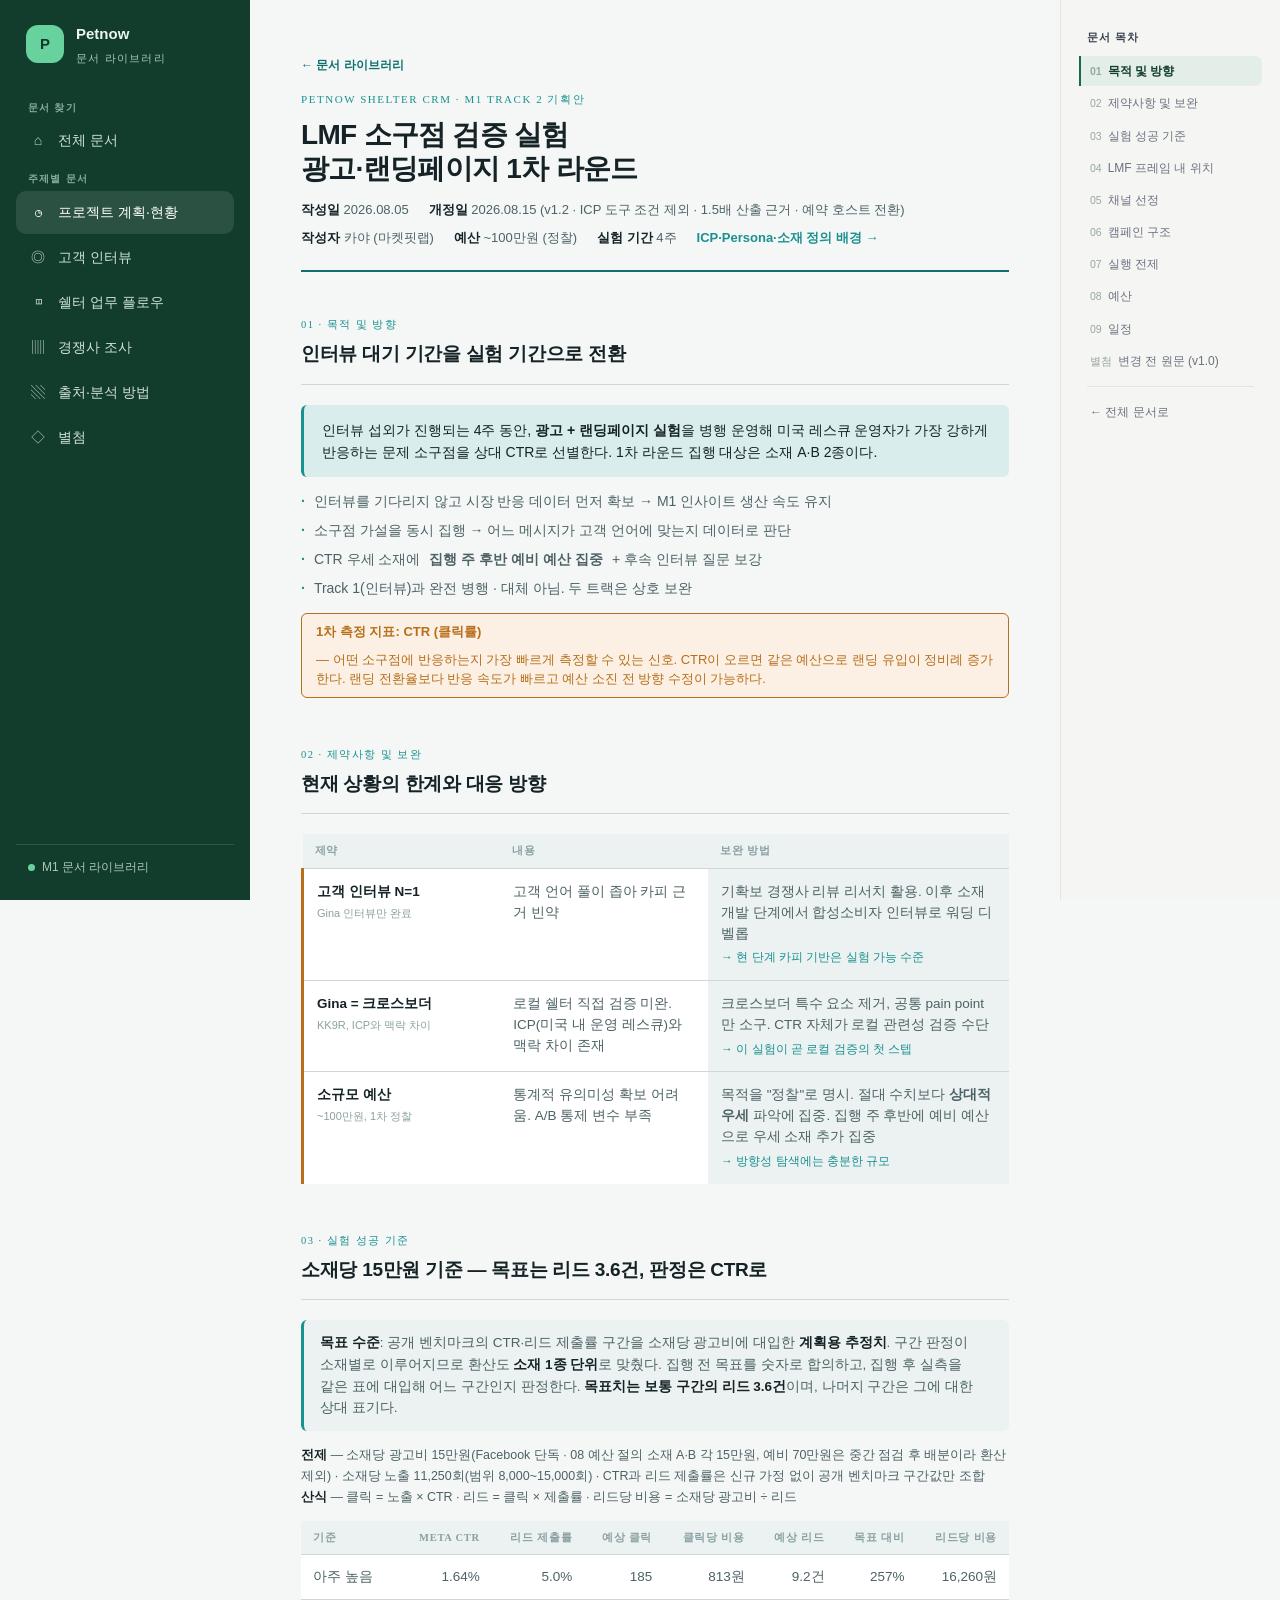
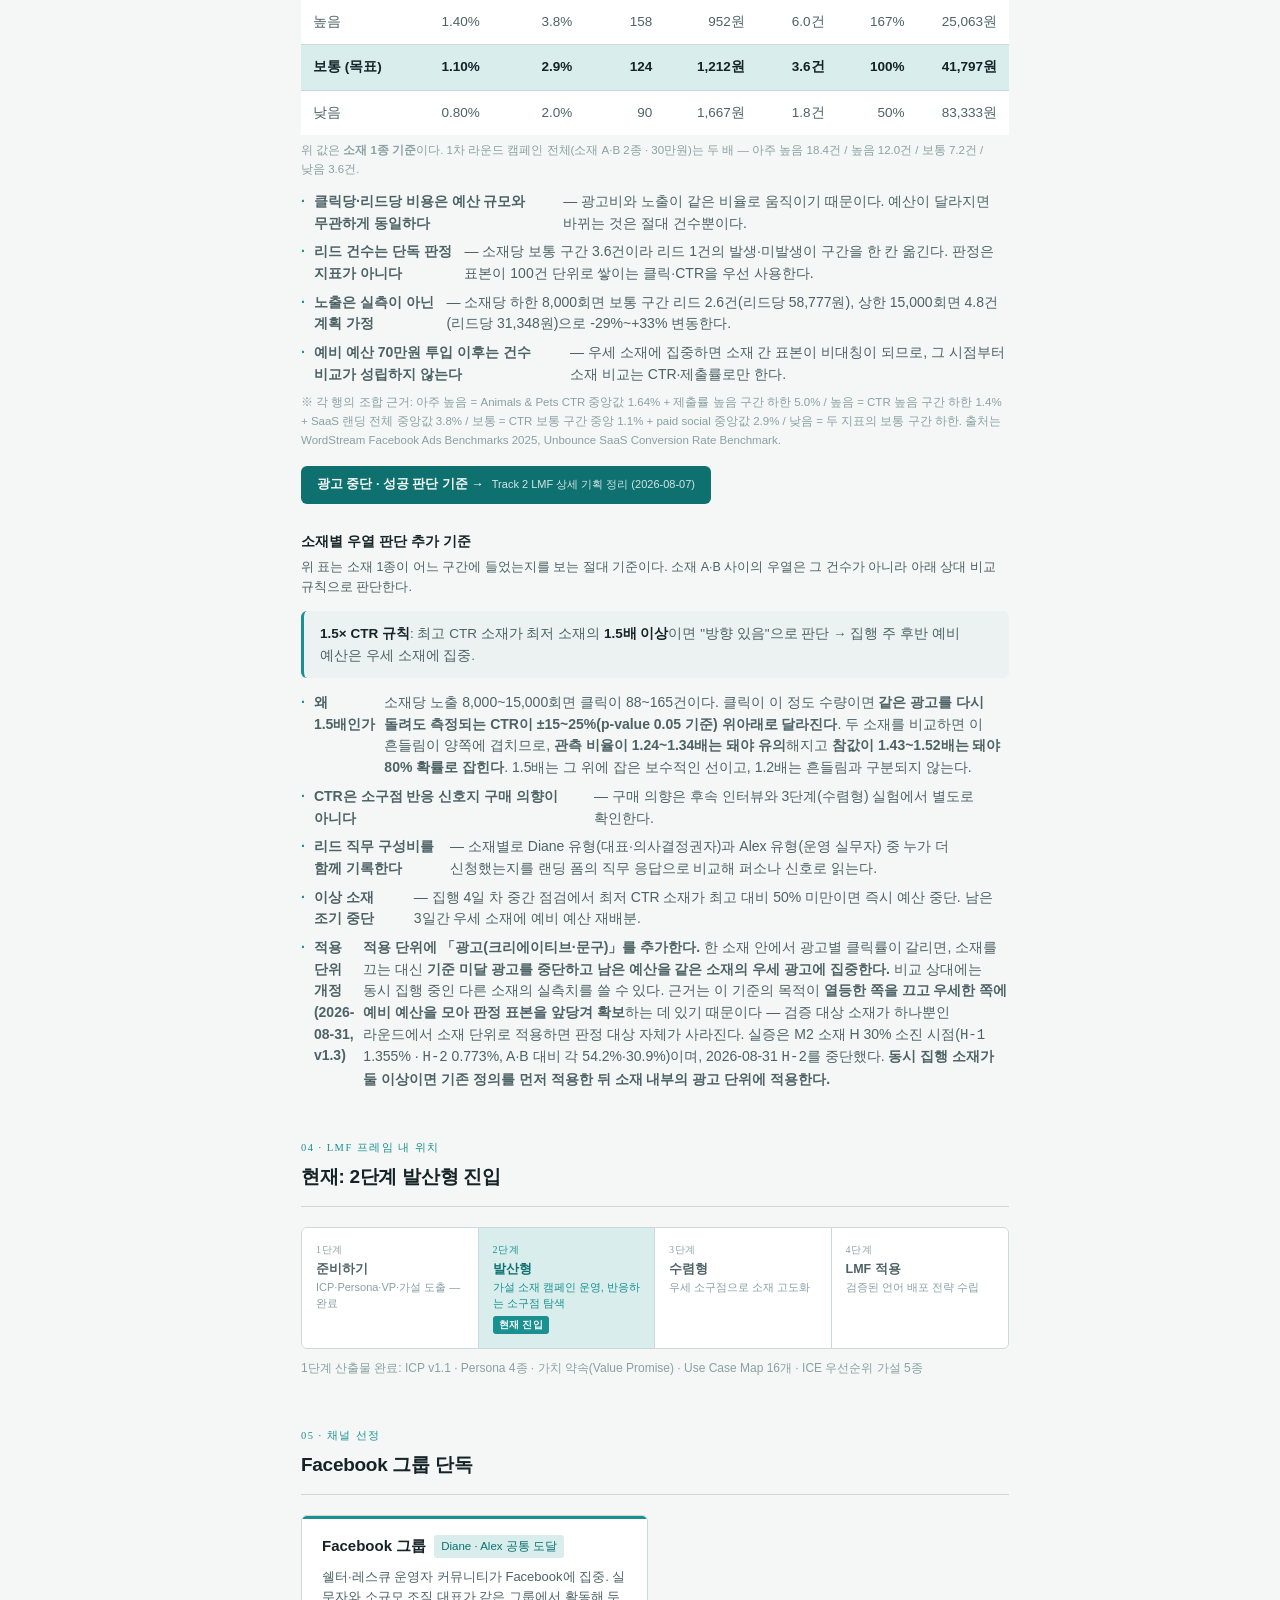
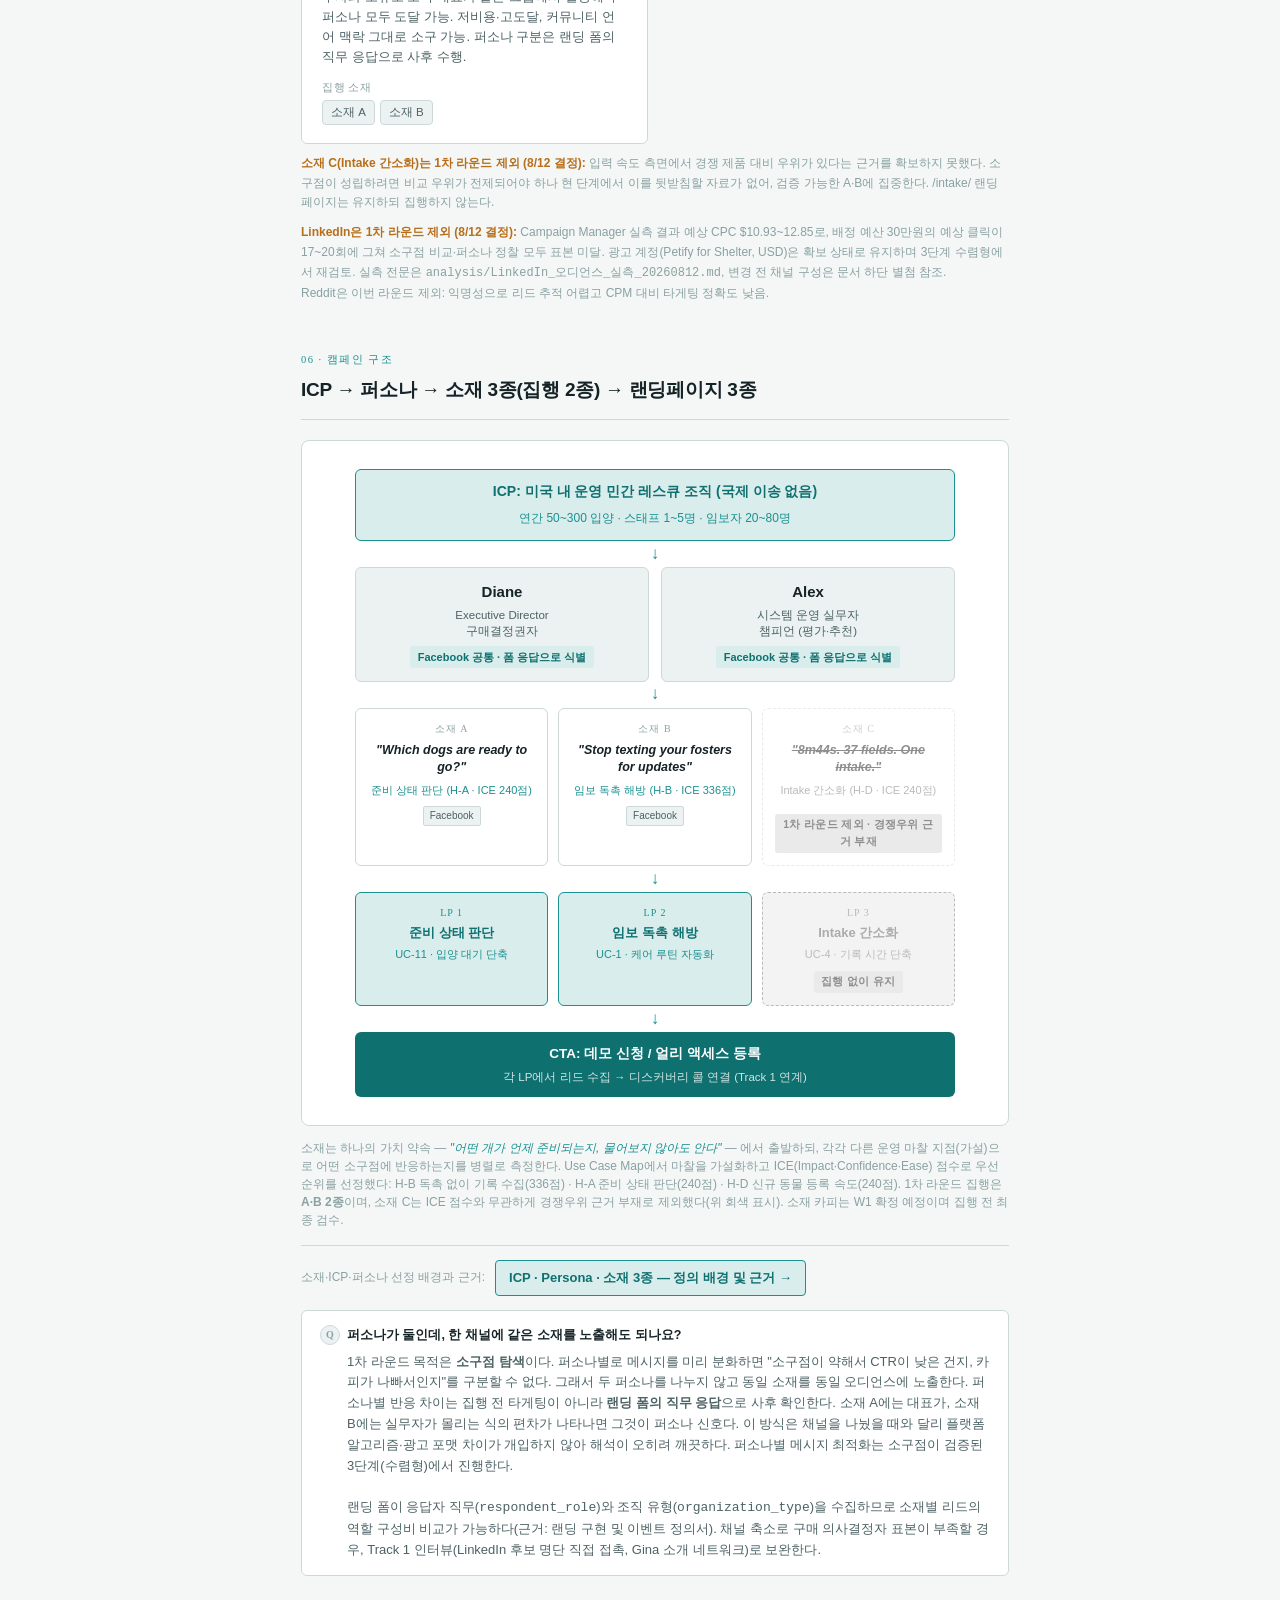
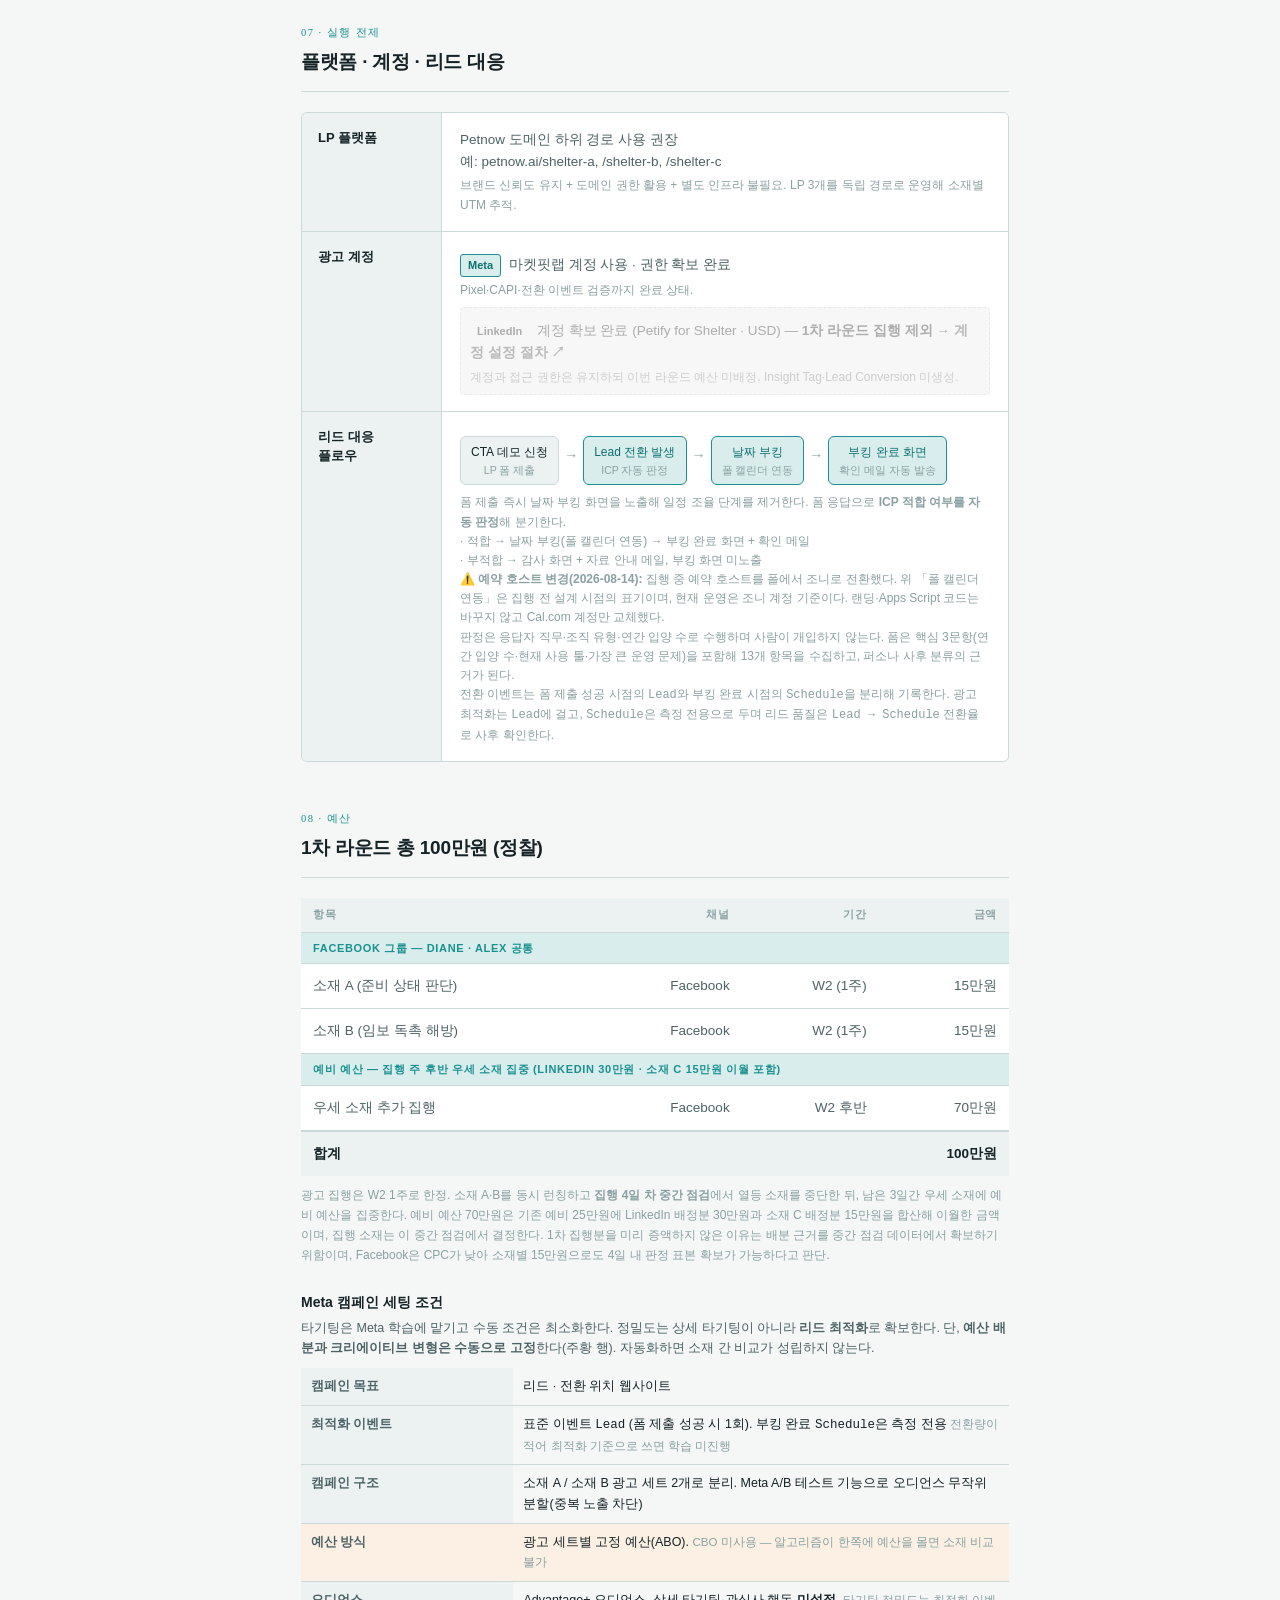
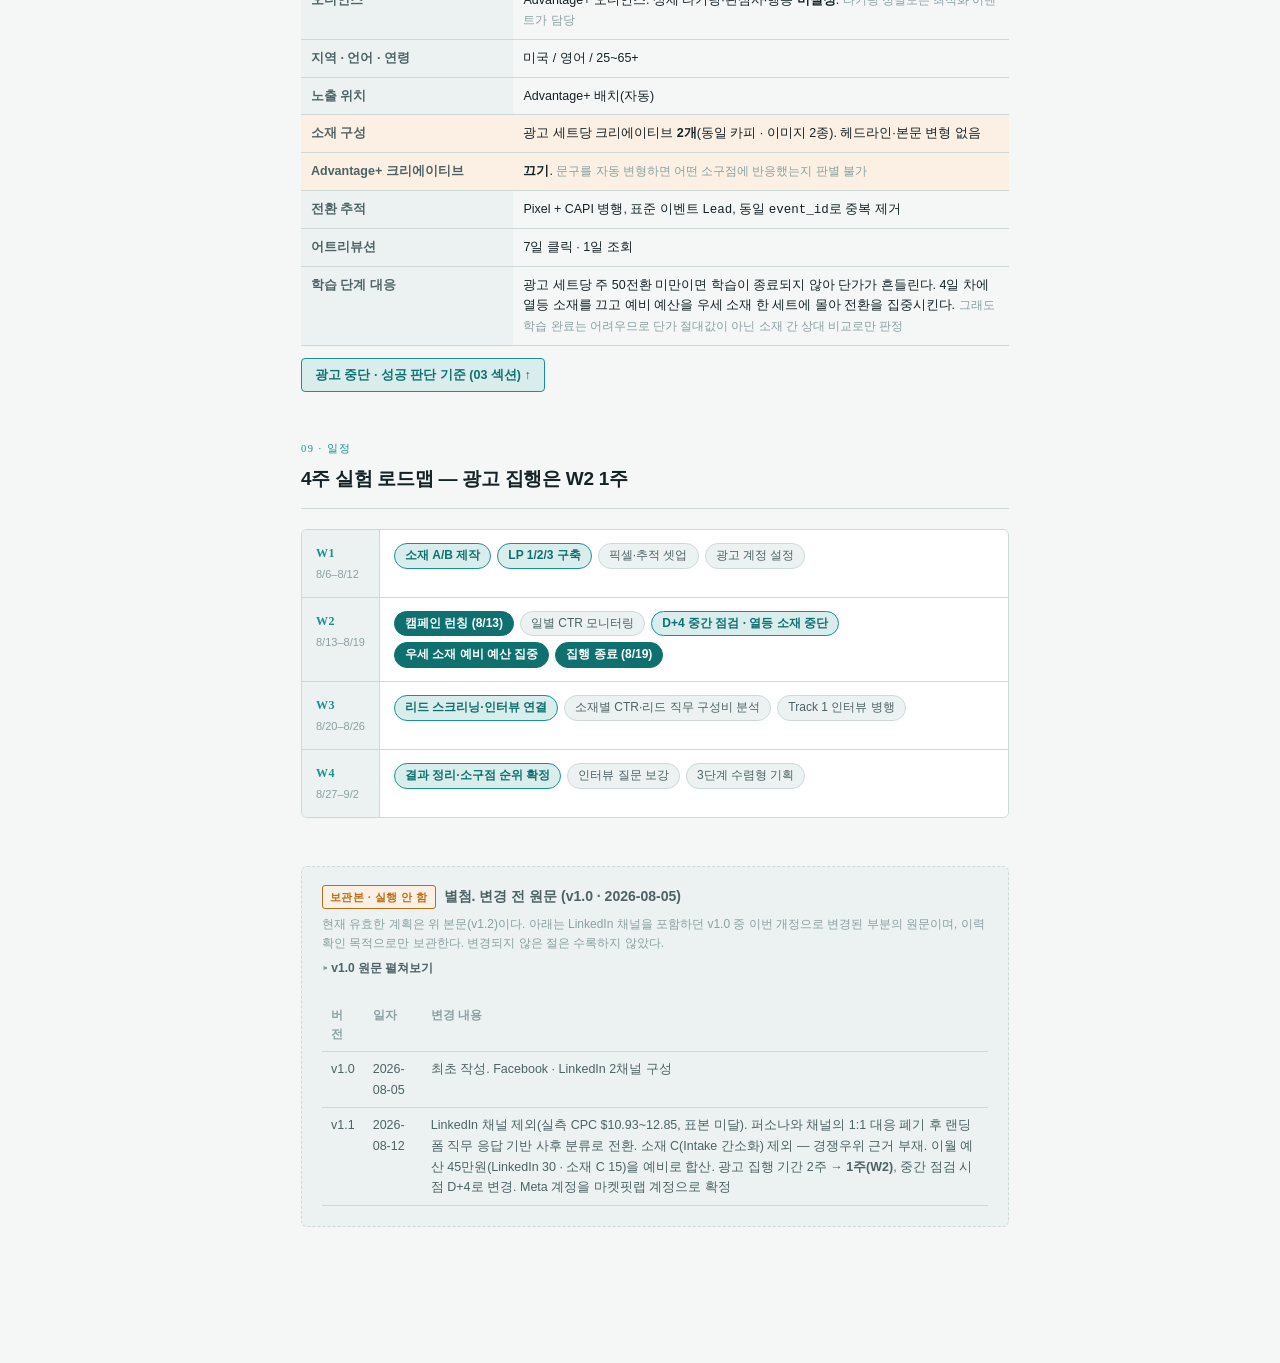
<file: track2-plan.html>
<!doctype html>
<html lang="ko">
  <head>
  <meta name="robots" content="noindex, nofollow, noarchive, nosnippet">
    <meta charset="UTF-8" />
    <meta name="viewport" content="width=device-width, initial-scale=1.0" />
    <title>Track 2 기획안 — LMF 소구점 검증 실험 · Petnow 문서 라이브러리</title>
    <meta name="description" content="광고·랜딩페이지로 소재 A·B 2종의 소구점을 비교하는 4주 정찰 실험 기획안 (v1.2)" />
  </head>
  <body>
<style>
/* === TOKENS === */
:root {
  --bg: #F4F7F6;
  --surface: #FFFFFF;
  --surface-2: #EBF2F1;
  --border: #CDD9D8;
  --text-p: #152226;
  --text-s: #4D6265;
  --text-t: #8AA0A2;
  --teal: #0F7070;
  --teal-mid: #1A9090;
  --teal-light: #D8EDEC;
  --amber: #B86E1A;
  --amber-light: #FBF0E3;
  --radius: 6px;
}

/* === BASE === */
*, *::before, *::after { box-sizing: border-box; margin: 0; padding: 0; }
body {
  background: var(--bg);
  color: var(--text-p);
  font-family: -apple-system, 'Apple SD Gothic Neo', 'Noto Sans KR', 'Malgun Gothic', sans-serif;
  font-size: 15px;
  line-height: 1.65;
  -webkit-font-smoothing: antialiased;
}
.page {
  max-width: 780px;
  margin: 0 auto;
  padding: 52px 36px 96px;
}

/* === DOC HEADER === */
.doc-header {
  border-bottom: 2px solid var(--teal);
  padding-bottom: 22px;
  margin-bottom: 44px;
}
.doc-eyebrow {
  font-family: Georgia, 'Times New Roman', serif;
  font-size: 11px;
  letter-spacing: 0.14em;
  text-transform: uppercase;
  color: var(--teal-mid);
  margin-bottom: 10px;
}
.doc-title {
  font-size: 28px;
  font-weight: 700;
  letter-spacing: -0.025em;
  line-height: 1.2;
  color: var(--text-p);
  margin-bottom: 14px;
  text-wrap: balance;
}
.doc-meta {
  display: flex;
  gap: 6px 20px;
  flex-wrap: wrap;
}
.doc-meta-item {
  font-size: 13px;
  color: var(--text-s);
}
.doc-meta-item strong { color: var(--text-p); font-weight: 600; }

/* === SECTION === */
.section { margin-bottom: 48px; }
.section-label {
  font-family: Georgia, serif;
  font-size: 10.5px;
  letter-spacing: 0.14em;
  text-transform: uppercase;
  color: var(--teal-mid);
  margin-bottom: 5px;
}
.section-title {
  font-size: 19px;
  font-weight: 700;
  color: var(--text-p);
  margin-bottom: 14px;
  letter-spacing: -0.015em;
}
.section-divider {
  height: 1px;
  background: var(--border);
  margin-bottom: 20px;
}

/* === GOAL BOX === */
.goal-box {
  background: var(--teal-light);
  border-left: 3px solid var(--teal-mid);
  border-radius: var(--radius);
  padding: 14px 18px;
  margin-bottom: 14px;
  font-size: 14px;
  color: var(--text-p);
  line-height: 1.6;
}

/* === BULLET LIST === */
.bullet-list {
  list-style: none;
  display: flex;
  flex-direction: column;
  gap: 7px;
}
.bullet-list li {
  display: flex;
  gap: 9px;
  font-size: 14px;
  color: var(--text-s);
  line-height: 1.55;
}
.bullet-list li::before {
  content: '·';
  color: var(--teal-mid);
  font-weight: bold;
  flex-shrink: 0;
}

/* === METRIC BOX === */
.metric-box {
  display: inline-flex;
  align-items: baseline;
  gap: 8px;
  background: var(--amber-light);
  border: 1px solid var(--amber);
  border-radius: var(--radius);
  padding: 8px 14px;
  font-size: 13px;
  color: var(--amber);
  margin-top: 14px;
  flex-wrap: wrap;
  line-height: 1.5;
}
.metric-box strong { font-weight: 700; }

/* === LMF STAGES === */
.lmf-stages {
  display: grid;
  grid-template-columns: repeat(4, 1fr);
  border: 1px solid var(--border);
  border-radius: var(--radius);
  overflow: hidden;
}
.lmf-stage {
  padding: 14px 14px 12px;
  background: var(--surface);
  border-right: 1px solid var(--border);
  position: relative;
}
.lmf-stage:last-child { border-right: none; }
.lmf-stage.active {
  background: var(--teal-light);
}
.lmf-stage-num {
  font-size: 10px;
  color: var(--text-t);
  font-family: Georgia, serif;
  letter-spacing: 0.05em;
  margin-bottom: 2px;
}
.lmf-stage.active .lmf-stage-num { color: var(--teal-mid); }
.lmf-stage-name {
  font-size: 12.5px;
  font-weight: 700;
  color: var(--text-s);
  line-height: 1.3;
  margin-bottom: 3px;
}
.lmf-stage.active .lmf-stage-name { color: var(--teal); }
.lmf-stage-desc {
  font-size: 11px;
  color: var(--text-t);
  line-height: 1.4;
}
.lmf-stage.active .lmf-stage-desc { color: var(--teal-mid); }
.lmf-now-tag {
  display: inline-block;
  font-size: 9.5px;
  font-weight: 700;
  background: var(--teal-mid);
  color: #fff;
  border-radius: 3px;
  padding: 1px 6px;
  margin-top: 5px;
  letter-spacing: 0.04em;
  text-transform: uppercase;
}

/* === CONSTRAINT TABLE === */
.constraint-table {
  width: 100%;
  border-collapse: collapse;
  font-size: 13.5px;
}
.constraint-table th {
  text-align: left;
  font-size: 10.5px;
  letter-spacing: 0.07em;
  text-transform: uppercase;
  color: var(--text-t);
  font-weight: 600;
  padding: 8px 12px;
  border-bottom: 1px solid var(--border);
  background: var(--surface-2);
  font-family: Georgia, serif;
}
.constraint-table td {
  padding: 13px 13px;
  border-bottom: 1px solid var(--border);
  vertical-align: top;
  color: var(--text-s);
  line-height: 1.55;
  background: var(--surface);
}
.constraint-table tr:last-child td { border-bottom: none; }
.constraint-table td.label-cell {
  font-weight: 700;
  color: var(--text-p);
  border-left: 3px solid var(--amber);
  background: var(--surface);
  width: 28%;
}
.constraint-table td.comp-cell {
  background: var(--surface-2);
}
.supplement {
  display: block;
  color: var(--teal-mid);
  font-size: 12px;
  margin-top: 4px;
}

/* === CHANNEL CARDS === */
.channel-grid {
  display: grid;
  grid-template-columns: 1fr 1fr;
  gap: 14px;
}
.channel-card {
  background: var(--surface);
  border: 1px solid var(--border);
  border-radius: var(--radius);
  padding: 18px 20px;
  position: relative;
  overflow: hidden;
}
.channel-card::before {
  content: '';
  position: absolute;
  top: 0; left: 0; right: 0;
  height: 3px;
  background: var(--teal-mid);
}
.channel-name {
  font-size: 15px;
  font-weight: 700;
  margin-bottom: 8px;
  display: flex;
  align-items: center;
  gap: 8px;
  flex-wrap: wrap;
}
.channel-target {
  font-size: 11.5px;
  color: var(--teal);
  background: var(--teal-light);
  border-radius: 3px;
  padding: 2px 7px;
  font-weight: 500;
}
.channel-reason {
  font-size: 13px;
  color: var(--text-s);
  line-height: 1.55;
  margin-bottom: 10px;
}
.channel-creatives-label {
  font-size: 11px;
  color: var(--text-t);
  margin-bottom: 4px;
  font-family: Georgia, serif;
  letter-spacing: 0.05em;
  text-transform: uppercase;
}
.badge-row { display: flex; gap: 5px; flex-wrap: wrap; }
.badge {
  display: inline-block;
  background: var(--surface-2);
  border: 1px solid var(--border);
  border-radius: 4px;
  padding: 2px 8px;
  font-size: 11.5px;
  color: var(--text-s);
}

/* === CAMPAIGN DIAGRAM === */
.campaign-diagram {
  background: var(--surface);
  border: 1px solid var(--border);
  border-radius: 8px;
  padding: 28px 24px;
  overflow-x: auto;
}
.cd-row {
  display: flex;
  justify-content: center;
}
.cd-arrow {
  display: flex;
  justify-content: center;
  align-items: center;
  height: 26px;
  color: var(--teal-mid);
  font-size: 17px;
}

/* ICP */
.icp-box {
  width: 100%;
  max-width: 600px;
  background: var(--teal-light);
  border: 1.5px solid var(--teal-mid);
  border-radius: var(--radius);
  padding: 10px 18px;
  text-align: center;
}
.icp-box strong {
  display: block;
  font-size: 14px;
  font-weight: 700;
  color: var(--teal);
  margin-bottom: 2px;
}
.icp-box small {
  font-size: 12px;
  color: var(--teal-mid);
}

/* Personas */
.persona-row {
  display: grid;
  grid-template-columns: 1fr 1fr;
  gap: 12px;
  max-width: 600px;
  width: 100%;
}
.persona-box {
  background: var(--surface-2);
  border: 1px solid var(--border);
  border-radius: var(--radius);
  padding: 12px 14px;
  text-align: center;
}
.persona-name {
  font-weight: 700;
  font-size: 15px;
  color: var(--text-p);
}
.persona-role {
  font-size: 11.5px;
  color: var(--text-s);
  margin-top: 2px;
  line-height: 1.4;
}
.persona-ch {
  display: inline-block;
  margin-top: 7px;
  font-size: 11px;
  font-weight: 600;
  color: var(--teal);
  background: var(--teal-light);
  border-radius: 3px;
  padding: 2px 8px;
}

/* Creatives */
.creative-row {
  display: grid;
  grid-template-columns: 1fr 1fr 1fr;
  gap: 10px;
  max-width: 600px;
  width: 100%;
}
.creative-box {
  border: 1.5px solid var(--border);
  border-radius: var(--radius);
  padding: 12px 12px;
  text-align: center;
  background: var(--surface);
}
.creative-tag {
  font-size: 10px;
  letter-spacing: 0.1em;
  text-transform: uppercase;
  color: var(--text-t);
  font-family: Georgia, serif;
  margin-bottom: 5px;
}
.creative-copy {
  font-size: 12.5px;
  font-weight: 600;
  color: var(--text-p);
  line-height: 1.35;
  font-style: italic;
  margin-bottom: 5px;
}
.creative-hypo {
  font-size: 11px;
  color: var(--teal-mid);
  margin-bottom: 7px;
}
.ch-badges { display: flex; gap: 3px; justify-content: center; flex-wrap: wrap; }
.ch-badge {
  font-size: 10px;
  padding: 1px 6px;
  border-radius: 2px;
  background: var(--surface-2);
  color: var(--text-s);
  border: 1px solid var(--border);
}

/* LPs */
.lp-row {
  display: grid;
  grid-template-columns: 1fr 1fr 1fr;
  gap: 10px;
  max-width: 600px;
  width: 100%;
}
.lp-box {
  border: 1.5px solid var(--teal-mid);
  border-radius: var(--radius);
  background: var(--teal-light);
  padding: 12px 12px;
  text-align: center;
}
.lp-tag {
  font-size: 10px;
  letter-spacing: 0.1em;
  text-transform: uppercase;
  color: var(--teal-mid);
  font-family: Georgia, serif;
  margin-bottom: 4px;
}
.lp-name {
  font-size: 13px;
  font-weight: 700;
  color: var(--teal);
  line-height: 1.3;
}
.lp-uc {
  font-size: 11px;
  color: var(--teal-mid);
  margin-top: 3px;
}

/* CTA */
.cta-box {
  max-width: 600px;
  width: 100%;
  background: var(--teal);
  color: #fff;
  border-radius: var(--radius);
  padding: 11px 20px;
  text-align: center;
  font-size: 13.5px;
  font-weight: 700;
}
.cta-box small {
  display: block;
  font-weight: 400;
  font-size: 11.5px;
  opacity: 0.8;
  margin-top: 2px;
}

/* Diagram spacers */
.cd-spacer { height: 12px; }

/* === BUDGET TABLE === */
.budget-wrap { overflow-x: auto; }
.budget-table {
  width: 100%;
  border-collapse: collapse;
  font-size: 13.5px;
  font-variant-numeric: tabular-nums;
}
.budget-table th {
  text-align: left;
  font-size: 10.5px;
  letter-spacing: 0.07em;
  text-transform: uppercase;
  color: var(--text-t);
  padding: 8px 12px;
  border-bottom: 1px solid var(--border);
  background: var(--surface-2);
  font-family: Georgia, serif;
}
.budget-table th:not(:first-child) { text-align: right; }
.budget-table td {
  padding: 11px 12px;
  border-bottom: 1px solid var(--border);
  color: var(--text-s);
  background: var(--surface);
}
.budget-table td:not(:first-child) { text-align: right; }
.budget-table tr:last-child td { border-bottom: none; }
.budget-table .total-row td {
  font-weight: 700;
  color: var(--text-p);
  background: var(--surface-2);
  border-top: 2px solid var(--border);
}
.budget-table .ch-row td {
  font-size: 11px;
  font-weight: 700;
  color: var(--teal-mid);
  background: var(--teal-light);
  text-transform: uppercase;
  letter-spacing: 0.06em;
  padding: 6px 12px;
}
.budget-table .goal-row td {
  background: var(--teal-light);
  color: var(--text-p);
  font-weight: 700;
}

/* === 03 실험 성공 기준 === */
#sec-03 { word-break: keep-all; overflow-wrap: break-word; }
.assump-line {
  font-size: 12.5px;
  color: var(--text-s);
  line-height: 1.7;
  margin: 4px 0 12px;
}
.assump-line strong { color: var(--text-p); }
.table-note {
  font-size: 11.5px;
  color: var(--text-t);
  line-height: 1.65;
  margin-top: 8px;
}
.doc-btn {
  display: inline-flex;
  align-items: center;
  gap: 8px;
  margin-top: 16px;
  padding: 10px 16px;
  background: var(--teal);
  color: #fff;
  border-radius: var(--radius);
  text-decoration: none;
  font-size: 12.5px;
  font-weight: 700;
  line-height: 1.4;
}
.doc-btn:hover { background: var(--teal-mid); }
.doc-btn small {
  font-weight: 400;
  font-size: 11px;
  opacity: 0.82;
}

/* === TIMELINE === */
.timeline { border: 1px solid var(--border); border-radius: var(--radius); overflow: hidden; }
.tl-week {
  display: grid;
  grid-template-columns: 78px 1fr;
  border-bottom: 1px solid var(--border);
}
.tl-week:last-child { border-bottom: none; }
.tl-label {
  padding: 14px;
  background: var(--surface-2);
  border-right: 1px solid var(--border);
}
.tl-week-num {
  font-size: 12px;
  font-weight: 700;
  color: var(--teal-mid);
  font-family: Georgia, serif;
  letter-spacing: 0.04em;
}
.tl-dates {
  font-size: 11px;
  color: var(--text-t);
  margin-top: 1px;
}
.tl-tasks {
  padding: 13px 14px;
  display: flex;
  flex-wrap: wrap;
  gap: 6px;
  align-content: flex-start;
  background: var(--surface);
}
.pill {
  display: inline-block;
  font-size: 12px;
  padding: 4px 10px;
  border-radius: 20px;
  background: var(--surface-2);
  border: 1px solid var(--border);
  color: var(--text-s);
  line-height: 1.3;
}
.pill.focus {
  background: var(--teal-light);
  border-color: var(--teal-mid);
  color: var(--teal);
  font-weight: 600;
}
.pill.launch {
  background: var(--teal);
  border-color: var(--teal);
  color: #fff;
  font-weight: 700;
}

/* VP FOOTNOTE */
.vp-note {
  font-size: 12px;
  color: var(--text-t);
  margin-top: 13px;
  line-height: 1.5;
}
.vp-note em {
  color: var(--teal-mid);
  font-style: italic;
}

/* === RESPONSIVE === */
@media (max-width: 560px) {
  .page { padding: 28px 18px 64px; }
  .lmf-stages { grid-template-columns: 1fr 1fr; }
  .channel-grid { grid-template-columns: 1fr; }
  .persona-row { grid-template-columns: 1fr; }
  .creative-row { grid-template-columns: 1fr; }
  .lp-row { grid-template-columns: 1fr; }
}
@media (prefers-reduced-motion: reduce) { * { animation: none !important; transition: none !important; } }

/* === RATIONALE BOX === */
.rationale-box {
  margin-top: 14px;
  background: var(--surface);
  border: 1px solid var(--border);
  border-radius: var(--radius);
  padding: 14px 18px;
}
.rationale-q {
  font-size: 12.5px;
  font-weight: 700;
  color: var(--text-p);
  margin-bottom: 6px;
  display: flex;
  align-items: center;
  gap: 7px;
}
.rationale-q::before {
  content: 'Q';
  display: inline-flex;
  align-items: center;
  justify-content: center;
  width: 20px;
  height: 20px;
  border-radius: 50%;
  background: var(--surface-2);
  border: 1px solid var(--border);
  font-size: 10px;
  font-family: Georgia, serif;
  color: var(--text-t);
  flex-shrink: 0;
}
.rationale-a {
  font-size: 13px;
  color: var(--text-s);
  line-height: 1.6;
  padding-left: 27px;
}

/* === SECTION 08 SETUP === */
.setup-grid {
  display: flex;
  flex-direction: column;
  gap: 0;
  border: 1px solid var(--border);
  border-radius: var(--radius);
  overflow: hidden;
}
.setup-item {
  display: grid;
  grid-template-columns: 140px 1fr;
  border-bottom: 1px solid var(--border);
}
.setup-item:last-child { border-bottom: none; }
.setup-label {
  padding: 16px 16px;
  background: var(--surface-2);
  border-right: 1px solid var(--border);
  font-size: 13px;
  font-weight: 700;
  color: var(--text-p);
  display: flex;
  align-items: flex-start;
  line-height: 1.45;
}
.setup-content {
  padding: 16px 18px;
  background: var(--surface);
  font-size: 13.5px;
  color: var(--text-s);
  line-height: 1.6;
}
.setup-content a {
  color: var(--teal-mid);
  text-decoration: none;
  font-weight: 600;
}
.setup-content a:hover { text-decoration: underline; }
.setup-sub {
  display: block;
  font-size: 12px;
  color: var(--text-t);
  margin-top: 4px;
}
.setup-tag {
  display: inline-block;
  font-size: 11px;
  font-weight: 600;
  padding: 2px 7px;
  border-radius: 3px;
  margin-right: 4px;
  margin-top: 6px;
}
.setup-tag.ok {
  background: var(--teal-light);
  color: var(--teal);
  border: 1px solid var(--teal-mid);
}
.setup-tag.needed {
  background: var(--amber-light);
  color: var(--amber);
  border: 1px solid var(--amber);
}

/* LEAD FLOW */
.lead-flow {
  display: flex;
  align-items: flex-start;
  gap: 0;
  flex-wrap: wrap;
  margin-top: 8px;
}
.flow-step {
  display: flex;
  align-items: flex-start;
  gap: 0;
}
.flow-box {
  background: var(--surface-2);
  border: 1px solid var(--border);
  border-radius: var(--radius);
  padding: 7px 10px;
  font-size: 12px;
  color: var(--text-p);
  line-height: 1.4;
  text-align: center;
  min-width: 80px;
}
.flow-box small {
  display: block;
  font-size: 10.5px;
  color: var(--text-t);
  margin-top: 2px;
}
.flow-box.highlight {
  background: var(--teal-light);
  border-color: var(--teal-mid);
  color: var(--teal);
}
.flow-arrow {
  color: var(--text-t);
  font-size: 14px;
  padding: 8px 5px 0;
  flex-shrink: 0;
}

/* CTR RULE */
.ctr-rule {
  background: var(--surface-2);
  border-left: 3px solid var(--teal-mid);
  border-radius: var(--radius);
  padding: 12px 16px;
  margin-top: 14px;
  font-size: 13.5px;
  color: var(--text-s);
  line-height: 1.6;
}
.ctr-rule strong { color: var(--text-p); }

@media (max-width: 560px) {
  .setup-item { grid-template-columns: 1fr; }
  .setup-label { border-right: none; border-bottom: 1px solid var(--border); }
  .lead-flow { gap: 4px; }
}
/* === EXCLUDED CREATIVE (1차 라운드 제외 소재) === */
.spec-title {
  font-size: 14px;
  font-weight: 700;
  color: var(--text-p);
  margin: 26px 0 4px;
}
.spec-lead {
  font-size: 12.5px;
  color: var(--text-s);
  line-height: 1.6;
  margin-bottom: 10px;
}
.spec-table {
  width: 100%;
  border-collapse: collapse;
  font-size: 12.5px;
}
.spec-table th, .spec-table td {
  border-bottom: 1px solid var(--border);
  padding: 8px 10px;
  text-align: left;
  vertical-align: top;
}
.spec-table th {
  width: 30%;
  color: var(--text-s);
  font-weight: 600;
  background: var(--surface-2);
}
.spec-table td { color: var(--text-p); }
.spec-table .manual td, .spec-table .manual th {
  background: var(--amber-light);
}
.spec-note { font-size: 11.5px; color: var(--text-t); }
.setup-row-excluded {
  display: block;
  margin-top: 6px;
  padding: 7px 9px;
  border: 1px dashed var(--border);
  border-radius: 4px;
  background: var(--surface-2);
  opacity: .5;
  filter: grayscale(1);
}
.creative-box.excluded, .lp-box.excluded {
  position: relative;
  opacity: .5;
  filter: grayscale(1);
  border-style: dashed;
}
.creative-box.excluded .creative-copy { text-decoration: line-through; }
.excluded-tag {
  display: inline-block;
  margin-top: 8px;
  font-size: 10.5px;
  font-weight: 700;
  letter-spacing: .03em;
  color: var(--text-p);
  background: var(--border);
  border-radius: 3px;
  padding: 2px 7px;
}

/* === ARCHIVE CALLOUT (v1.0 보관본) === */
.archive-box {
  margin-top: 34px;
  padding: 18px 20px 20px;
  background: var(--surface-2);
  border: 1px dashed var(--border);
  border-radius: var(--radius);
}
.archive-head {
  display: flex;
  align-items: center;
  gap: 8px;
  flex-wrap: wrap;
  margin-bottom: 6px;
}
.archive-tag {
  font-size: 11px;
  font-weight: 700;
  letter-spacing: .04em;
  color: var(--amber);
  background: var(--amber-light);
  border: 1px solid var(--amber);
  border-radius: 3px;
  padding: 2px 7px;
}
.archive-title { font-size: 14px; font-weight: 700; color: var(--text-s); }
.archive-note { font-size: 12px; color: var(--text-t); line-height: 1.6; }
.archive-body {
  margin-top: 14px;
  opacity: .55;
  filter: saturate(.55);
  font-size: 13px;
  color: var(--text-s);
}
.archive-body h4 {
  font-size: 12px;
  font-weight: 700;
  color: var(--text-t);
  margin: 16px 0 6px;
  letter-spacing: .02em;
}
.archive-body h4:first-child { margin-top: 0; }
.archive-body table {
  width: 100%;
  border-collapse: collapse;
  font-size: 12px;
  margin-bottom: 4px;
}
.archive-body th, .archive-body td {
  border: 1px solid var(--border);
  padding: 5px 8px;
  text-align: left;
  vertical-align: top;
}
.archive-body th { background: var(--surface); font-weight: 600; color: var(--text-t); }
.archive-body p { margin-bottom: 6px; }
.archive-body ul { margin: 0 0 6px 16px; }
.archive-body li { margin-bottom: 3px; }
.archive-toggle {
  font-size: 12px;
  font-weight: 700;
  color: var(--text-s);
  cursor: pointer;
  padding: 6px 0;
  list-style: none;
}
.archive-toggle::-webkit-details-marker { display: none; }
.archive-toggle::before { content: "▸ "; color: var(--text-t); }
details[open] > .archive-toggle::before { content: "▾ "; }
.changelog-table {
  width: 100%;
  border-collapse: collapse;
  font-size: 12.5px;
  margin-top: 14px;
}
.changelog-table th, .changelog-table td {
  border-bottom: 1px solid var(--border);
  padding: 7px 9px;
  text-align: left;
  vertical-align: top;
}
.changelog-table th { color: var(--text-t); font-weight: 600; font-size: 11.5px; }
.changelog-table td { color: var(--text-s); }


/* === 문서 라이브러리 공통 셸 (demo-insights.html과 동일 규격) === */
:root { color-scheme: light; }
.lib-shell { display: grid; grid-template-columns: 250px minmax(0, 1fr) 220px; min-height: 100vh; }
.lib-sidebar { position: sticky; top: 0; height: 100vh; padding: 22px 16px; background: #123d2d; color: #eaf6ef; display: flex; flex-direction: column; z-index: 200; }
.lib-brand { display: flex; gap: 12px; align-items: center; padding: 0 10px 24px; color: inherit; text-decoration: none; }
.lib-brand-mark { width: 38px; height: 38px; border-radius: 12px; display: grid; place-items: center; background: #68d29e; color: #0d3a29; font-weight: 800; }
.lib-brand strong, .lib-brand small { display: block; }
.lib-brand small { margin-top: 2px; color: #a9c8b8; font-size: 11px; text-transform: uppercase; letter-spacing: .11em; }
.lib-nav-label { margin: 9px 0 3px; padding: 0 12px; color: #88ad9a; font-size: 10px; font-weight: 700; letter-spacing: .12em; text-transform: uppercase; }
.lib-nav a { display: flex; align-items: center; gap: 10px; padding: 10px 12px; margin: 2px 0; color: #cfe2d8; text-decoration: none; border-radius: 10px; font-size: 14px; }
.lib-nav a:hover, .lib-nav a.active { color: #fff; background: rgba(255,255,255,.1); }
.lib-nav i { width: 20px; text-align: center; font-style: normal; opacity: .9; }
.lib-sidebar-foot { margin-top: auto; padding: 13px 12px 0; border-top: 1px solid rgba(255,255,255,.12); color: #a9c8b8; font-size: 12px; }
.lib-sidebar-foot::before { content: ""; display: inline-block; width: 7px; height: 7px; margin-right: 7px; border-radius: 50%; background: #68d29e; }
.lib-main { min-width: 0; }
.lib-toc { position: sticky; top: 0; height: 100vh; padding: 28px 18px; background: #f5f5f3; border-left: 1px solid #dfe7e2; overflow-y: auto; }
.lib-toc strong { display: block; margin: 0 8px 10px; color: #374151; font-size: 11px; letter-spacing: .08em; text-transform: uppercase; }
.lib-toc a { display: block; margin: 2px 0; padding: 7px 9px; border-left: 2px solid transparent; border-radius: 0 7px 7px 0; color: #6b7280; font-size: 12px; line-height: 1.35; text-decoration: none; transition: background .15s, color .15s, border-color .15s; }
.lib-toc a:hover { background: #e9efeb; color: #123d2d; }
.lib-toc a.active { border-left-color: #176b48; background: #e2eee7; color: #123d2d; font-weight: 700; }
.lib-toc .toc-divider { height: 1px; margin: 10px 8px; background: #dfe7e2; }
.lib-menu { display: none; position: fixed; top: 12px; left: 12px; z-index: 250; width: 40px; height: 40px; border: 1px solid #dce5df; border-radius: 10px; background: #fff; color: #123d2d; font-size: 20px; box-shadow: 0 4px 14px rgba(0,0,0,.1); cursor: pointer; }
.lib-back { display: inline-block; margin-bottom: 14px; color: var(--teal); font-size: 12px; font-weight: 700; text-decoration: none; }
.lib-back:hover { text-decoration: underline; }
.section, .doc-header { scroll-margin-top: 24px; }
a:focus-visible, button:focus-visible { outline: 2px solid var(--teal-mid); outline-offset: 2px; }
@media (max-width: 1180px) {
  .lib-shell { grid-template-columns: 250px minmax(0, 1fr); }
  .lib-toc { display: none; }
}
@media (max-width: 768px) {
  .lib-shell { display: block; }
  .lib-sidebar { position: fixed; left: 0; width: 250px; transform: translateX(-100%); transition: transform .2s; box-shadow: 20px 0 40px rgba(0,0,0,.18); }
  .lib-sidebar.open { transform: translateX(0); }
  .lib-menu { display: block; }
  .page { padding-top: 64px; }
}
</style>

<div class="lib-shell">
<aside class="lib-sidebar" id="lib-sidebar">
  <a class="lib-brand" href="./index.html#/">
    <span class="lib-brand-mark">P</span>
    <span><strong>Petnow</strong><small>문서 라이브러리</small></span>
  </a>
  <nav class="lib-nav" aria-label="주요 메뉴">
    <div class="lib-nav-label">문서 찾기</div>
    <a href="./index.html#/"><i>⌂</i>전체 문서</a>
    <div class="lib-nav-label">주제별 문서</div>
    <a class="active" href="./index.html#/library/project"><i>◷</i>프로젝트 계획·현황</a>
    <a href="./index.html#/library/interview"><i>◎</i>고객 인터뷰</a>
    <a href="./index.html#/library/workflow"><i>◫</i>쉘터 업무 플로우</a>
    <a href="./index.html#/library/competitors"><i>▥</i>경쟁사 조사</a>
    <a href="./index.html#/library/methods"><i>▧</i>출처·분석 방법</a>
    <a href="./index.html#/library/appendix"><i>◇</i>별첨</a>
  </nav>
  <div class="lib-sidebar-foot">M1 문서 라이브러리</div>
</aside>
<main class="lib-main">
<button class="lib-menu" id="lib-menu" aria-label="메뉴 열기">☰</button>
<div class="page">

  <!-- HEADER -->
  <a class="lib-back" href="./index.html#/library/project">← 문서 라이브러리</a>
  <header class="doc-header">
    <div class="doc-eyebrow">Petnow Shelter CRM · M1 Track 2 기획안</div>
    <h1 class="doc-title">LMF 소구점 검증 실험<br>광고·랜딩페이지 1차 라운드</h1>
    <div class="doc-meta">
      <span class="doc-meta-item"><strong>작성일</strong> 2026.08.05</span>
      <span class="doc-meta-item"><strong>개정일</strong> 2026.08.15 (v1.2 · ICP 도구 조건 제외 · 1.5배 산출 근거 · 예약 호스트 전환)</span>
      <span class="doc-meta-item"><strong>작성자</strong> 카야 (마켓핏랩)</span>
      <span class="doc-meta-item"><strong>예산</strong> ~100만원 (정찰)</span>
      <span class="doc-meta-item"><strong>실험 기간</strong> 4주</span>
      <span class="doc-meta-item"><a href="./#/doc/ZGVsaXZlcmFibGVzL1RyYWNrMl9JQ1BfUGVyc29uYV_shozsnqxf7KCV7J2YX-q3vOqxsF8yMDI2MDgwNS5tZA" target="_blank" rel="noopener" style="color:var(--teal-mid);text-decoration:none;font-weight:600;">ICP·Persona·소재 정의 배경 →</a></span>
    </div>
  </header>

  <!-- 01 목적 및 방향 -->
  <section class="section" id="sec-01">
    <div class="section-label">01 · 목적 및 방향</div>
    <h2 class="section-title">인터뷰 대기 기간을 실험 기간으로 전환</h2>
    <div class="section-divider"></div>
    <div class="goal-box">
      인터뷰 섭외가 진행되는 4주 동안, <strong>광고 + 랜딩페이지 실험</strong>을 병행 운영해 미국 레스큐 운영자가 가장 강하게 반응하는 문제 소구점을 상대 CTR로 선별한다. 1차 라운드 집행 대상은 소재 A·B 2종이다.
    </div>
    <ul class="bullet-list">
      <li>인터뷰를 기다리지 않고 시장 반응 데이터 먼저 확보 → M1 인사이트 생산 속도 유지</li>
      <li>소구점 가설을 동시 집행 → 어느 메시지가 고객 언어에 맞는지 데이터로 판단</li>
      <li>CTR 우세 소재에 <strong>집행 주 후반 예비 예산 집중</strong> + 후속 인터뷰 질문 보강</li>
      <li>Track 1(인터뷰)과 완전 병행 · 대체 아님. 두 트랙은 상호 보완</li>
    </ul>
    <div class="metric-box">
      <strong>1차 측정 지표: CTR (클릭률)</strong>
      <span>— 어떤 소구점에 반응하는지 가장 빠르게 측정할 수 있는 신호. CTR이 오르면 같은 예산으로 랜딩 유입이 정비례 증가한다. 랜딩 전환율보다 반응 속도가 빠르고 예산 소진 전 방향 수정이 가능하다.</span>
    </div>
  </section>

  <!-- 02 제약사항 -->
  <section class="section" id="sec-02">
    <div class="section-label">02 · 제약사항 및 보완</div>
    <h2 class="section-title">현재 상황의 한계와 대응 방향</h2>
    <div class="section-divider"></div>
    <div style="overflow-x:auto;">
      <table class="constraint-table">
        <thead>
          <tr>
            <th>제약</th>
            <th>내용</th>
            <th>보완 방법</th>
          </tr>
        </thead>
        <tbody>
          <tr>
            <td class="label-cell">고객 인터뷰 N=1<br><small style="font-weight:400;font-size:11px;color:var(--text-t);">Gina 인터뷰만 완료</small></td>
            <td>고객 언어 풀이 좁아 카피 근거 빈약</td>
            <td class="comp-cell">기확보 경쟁사 리뷰 리서치 활용. 이후 소재 개발 단계에서 합성소비자 인터뷰로 워딩 디벨롭<span class="supplement">→ 현 단계 카피 기반은 실험 가능 수준</span></td>
          </tr>
          <tr>
            <td class="label-cell">Gina = 크로스보더<br><small style="font-weight:400;font-size:11px;color:var(--text-t);">KK9R, ICP와 맥락 차이</small></td>
            <td>로컬 쉘터 직접 검증 미완. ICP(미국 내 운영 레스큐)와 맥락 차이 존재</td>
            <td class="comp-cell">크로스보더 특수 요소 제거, 공통 pain point만 소구. CTR 자체가 로컬 관련성 검증 수단<span class="supplement">→ 이 실험이 곧 로컬 검증의 첫 스텝</span></td>
          </tr>
          <tr>
            <td class="label-cell">소규모 예산<br><small style="font-weight:400;font-size:11px;color:var(--text-t);">~100만원, 1차 정찰</small></td>
            <td>통계적 유의미성 확보 어려움. A/B 통제 변수 부족</td>
            <td class="comp-cell">목적을 "정찰"로 명시. 절대 수치보다 <strong>상대적 우세</strong> 파악에 집중. 집행 주 후반에 예비 예산으로 우세 소재 추가 집중<span class="supplement">→ 방향성 탐색에는 충분한 규모</span></td>
          </tr>
        </tbody>
      </table>
    </div>
  </section>

  <!-- 03 실험 성공 기준 -->
  <section class="section" id="sec-03">
    <div class="section-label" id="success-criteria">03 · 실험 성공 기준</div>
    <h2 class="section-title">소재당 15만원 기준 — 목표는 리드 3.6건, 판정은 CTR로</h2>
    <div class="section-divider"></div>

    <div class="ctr-rule" style="margin-bottom:14px;">
      <strong>목표 수준</strong>: 공개 벤치마크의 CTR·리드 제출률 구간을 소재당 광고비에 대입한 <strong>계획용 추정치</strong>. 구간 판정이 소재별로 이루어지므로 환산도 <strong>소재 1종 단위</strong>로 맞췄다. 집행 전 목표를 숫자로 합의하고, 집행 후 실측을 같은 표에 대입해 어느 구간인지 판정한다. <strong>목표치는 보통 구간의 리드 3.6건</strong>이며, 나머지 구간은 그에 대한 상대 표기다.
    </div>

    <p class="assump-line">
      <strong>전제</strong> — 소재당 광고비 15만원(Facebook 단독 · 08 예산 절의 소재 A·B 각 15만원, 예비 70만원은 중간 점검 후 배분이라 환산 제외) · 소재당 노출 11,250회(범위 8,000~15,000회) · CTR과 리드 제출률은 신규 가정 없이 공개 벤치마크 구간값만 조합<br>
      <strong>산식</strong> — 클릭 = 노출 × CTR · 리드 = 클릭 × 제출률 · 리드당 비용 = 소재당 광고비 ÷ 리드
    </p>

    <div class="budget-wrap">
      <table class="budget-table">
        <thead>
          <tr>
            <th>기준</th>
            <th>Meta CTR</th>
            <th>리드 제출률</th>
            <th>예상 클릭</th>
            <th>클릭당 비용</th>
            <th>예상 리드</th>
            <th>목표 대비</th>
            <th>리드당 비용</th>
          </tr>
        </thead>
        <tbody>
          <tr><td>아주 높음</td><td>1.64%</td><td>5.0%</td><td>185</td><td>813원</td><td>9.2건</td><td>257%</td><td>16,260원</td></tr>
          <tr><td>높음</td><td>1.40%</td><td>3.8%</td><td>158</td><td>952원</td><td>6.0건</td><td>167%</td><td>25,063원</td></tr>
          <tr class="goal-row"><td>보통 (목표)</td><td>1.10%</td><td>2.9%</td><td>124</td><td>1,212원</td><td>3.6건</td><td>100%</td><td>41,797원</td></tr>
          <tr><td>낮음</td><td>0.80%</td><td>2.0%</td><td>90</td><td>1,667원</td><td>1.8건</td><td>50%</td><td>83,333원</td></tr>
        </tbody>
      </table>
      <p class="table-note" style="margin-top:6px;">위 값은 <strong>소재 1종 기준</strong>이다. 1차 라운드 캠페인 전체(소재 A·B 2종 · 30만원)는 두 배 — 아주 높음 18.4건 / 높음 12.0건 / 보통 7.2건 / 낮음 3.6건.</p>
    </div>

    <ul class="bullet-list" style="margin-top:12px;">
      <li><strong>클릭당·리드당 비용은 예산 규모와 무관하게 동일하다</strong> — 광고비와 노출이 같은 비율로 움직이기 때문이다. 예산이 달라지면 바뀌는 것은 절대 건수뿐이다.</li>
      <li><strong>리드 건수는 단독 판정 지표가 아니다</strong> — 소재당 보통 구간 3.6건이라 리드 1건의 발생·미발생이 구간을 한 칸 옮긴다. 판정은 표본이 100건 단위로 쌓이는 클릭·CTR을 우선 사용한다.</li>
      <li><strong>노출은 실측이 아닌 계획 가정</strong> — 소재당 하한 8,000회면 보통 구간 리드 2.6건(리드당 58,777원), 상한 15,000회면 4.8건(리드당 31,348원)으로 -29%~+33% 변동한다.</li>
      <li><strong>예비 예산 70만원 투입 이후는 건수 비교가 성립하지 않는다</strong> — 우세 소재에 집중하면 소재 간 표본이 비대칭이 되므로, 그 시점부터 소재 비교는 CTR·제출률로만 한다.</li>
    </ul>

    <p class="table-note">
      ※ 각 행의 조합 근거: 아주 높음 = Animals &amp; Pets CTR 중앙값 1.64% + 제출률 높음 구간 하한 5.0% / 높음 = CTR 높음 구간 하한 1.4% + SaaS 랜딩 전체 중앙값 3.8% / 보통 = CTR 보통 구간 중앙 1.1% + paid social 중앙값 2.9% / 낮음 = 두 지표의 보통 구간 하한. 출처는 WordStream Facebook Ads Benchmarks 2025, Unbounce SaaS Conversion Rate Benchmark.
    </p>

    <a class="doc-btn" href="./#/doc/bWVldGluZ3MvMjAyNi0wOC0wN19UcmFjazJfTE1GX-2bhOyGjeq4sO2ajS5tZA">
      광고 중단 · 성공 판단 기준 →
      <small>Track 2 LMF 상세 기획 정리 (2026-08-07)</small>
    </a>

    <h3 class="spec-title">소재별 우열 판단 추가 기준</h3>
    <p class="spec-lead">위 표는 소재 1종이 어느 구간에 들었는지를 보는 절대 기준이다. 소재 A·B 사이의 우열은 그 건수가 아니라 아래 상대 비교 규칙으로 판단한다.</p>
    <div class="ctr-rule" style="margin-bottom:14px;">
      <strong>1.5× CTR 규칙</strong>: 최고 CTR 소재가 최저 소재의 <strong>1.5배 이상</strong>이면 "방향 있음"으로 판단 → 집행 주 후반 예비 예산은 우세 소재에 집중.
    </div>
    <ul class="bullet-list">
      <li><strong>왜 1.5배인가</strong><span>소재당 노출 8,000~15,000회면 클릭이 88~165건이다. 클릭이 이 정도 수량이면 <b>같은 광고를 다시 돌려도 측정되는 CTR이 ±15~25%(p-value 0.05 기준) 위아래로 달라진다</b>. 두 소재를 비교하면 이 흔들림이 양쪽에 겹치므로, <b>관측 비율이 1.24~1.34배는 돼야 유의</b>해지고 <b>참값이 1.43~1.52배는 돼야 80% 확률로 잡힌다</b>. 1.5배는 그 위에 잡은 보수적인 선이고, 1.2배는 흔들림과 구분되지 않는다.</span></li>
      <li><strong>CTR은 소구점 반응 신호지 구매 의향이 아니다</strong> — 구매 의향은 후속 인터뷰와 3단계(수렴형) 실험에서 별도로 확인한다.</li>
      <li><strong>리드 직무 구성비를 함께 기록한다</strong> — 소재별로 Diane 유형(대표·의사결정권자)과 Alex 유형(운영 실무자) 중 누가 더 신청했는지를 랜딩 폼의 직무 응답으로 비교해 퍼소나 신호로 읽는다.</li>
      <li><strong>이상 소재 조기 중단</strong> — 집행 4일 차 중간 점검에서 최저 CTR 소재가 최고 대비 50% 미만이면 즉시 예산 중단. 남은 3일간 우세 소재에 예비 예산 재배분.</li>
      <li><strong>적용 단위 개정 (2026-08-31, v1.3)</strong><span><b>적용 단위에 「광고(크리에이티브·문구)」를 추가한다.</b> 한 소재 안에서 광고별 클릭률이 갈리면, 소재를 끄는 대신 <b>기준 미달 광고를 중단하고 남은 예산을 같은 소재의 우세 광고에 집중한다.</b> 비교 상대에는 동시 집행 중인 다른 소재의 실측치를 쓸 수 있다. 근거는 이 기준의 목적이 <b>열등한 쪽을 끄고 우세한 쪽에 예비 예산을 모아 판정 표본을 앞당겨 확보</b>하는 데 있기 때문이다 — 검증 대상 소재가 하나뿐인 라운드에서 소재 단위로 적용하면 판정 대상 자체가 사라진다. 실증은 M2 소재 H 30% 소진 시점(<code>H-1</code> 1.355% · <code>H-2</code> 0.773%, A·B 대비 각 54.2%·30.9%)이며, 2026-08-31 <code>H-2</code>를 중단했다. <b>동시 집행 소재가 둘 이상이면 기존 정의를 먼저 적용한 뒤 소재 내부의 광고 단위에 적용한다.</b></span></li>
    </ul>
  </section>

  <!-- 04 LMF 단계 -->
  <section class="section" id="sec-04">
    <div class="section-label">04 · LMF 프레임 내 위치</div>
    <h2 class="section-title">현재: 2단계 발산형 진입</h2>
    <div class="section-divider"></div>
    <div class="lmf-stages">
      <div class="lmf-stage">
        <div class="lmf-stage-num">1단계</div>
        <div class="lmf-stage-name">준비하기</div>
        <div class="lmf-stage-desc">ICP·Persona·VP·가설 도출 — 완료</div>
      </div>
      <div class="lmf-stage active">
        <div class="lmf-stage-num">2단계</div>
        <div class="lmf-stage-name">발산형</div>
        <div class="lmf-stage-desc">가설 소재 캠페인 운영, 반응하는 소구점 탐색</div>
        <div class="lmf-now-tag">현재 진입</div>
      </div>
      <div class="lmf-stage">
        <div class="lmf-stage-num">3단계</div>
        <div class="lmf-stage-name">수렴형</div>
        <div class="lmf-stage-desc">우세 소구점으로 소재 고도화</div>
      </div>
      <div class="lmf-stage">
        <div class="lmf-stage-num">4단계</div>
        <div class="lmf-stage-name">LMF 적용</div>
        <div class="lmf-stage-desc">검증된 언어 배포 전략 수립</div>
      </div>
    </div>
    <p style="font-size:12px;color:var(--text-t);margin-top:10px;">1단계 산출물 완료: ICP v1.1 · Persona 4종 · 가치 약속(Value Promise) · Use Case Map 16개 · ICE 우선순위 가설 5종</p>
  </section>

  <!-- 04 채널 선정 -->
  <section class="section" id="sec-05">
    <div class="section-label">05 · 채널 선정</div>
    <h2 class="section-title">Facebook 그룹 단독</h2>
    <div class="section-divider"></div>
    <div class="channel-grid">
      <div class="channel-card">
        <div class="channel-name">
          Facebook 그룹
          <span class="channel-target">Diane · Alex 공통 도달</span>
        </div>
        <div class="channel-reason">쉘터·레스큐 운영자 커뮤니티가 Facebook에 집중. 실무자와 소규모 조직 대표가 같은 그룹에서 활동해 두 퍼소나 모두 도달 가능. 저비용·고도달, 커뮤니티 언어 맥락 그대로 소구 가능. 퍼소나 구분은 랜딩 폼의 직무 응답으로 사후 수행.</div>
        <div class="channel-creatives-label">집행 소재</div>
        <div class="badge-row">
          <span class="badge">소재 A</span>
          <span class="badge">소재 B</span>
        </div>
      </div>
    </div>
    <p style="font-size:12px;color:var(--text-t);margin-top:10px;"><strong style="color:var(--amber);">소재 C(Intake 간소화)는 1차 라운드 제외 (8/12 결정):</strong> 입력 속도 측면에서 경쟁 제품 대비 우위가 있다는 근거를 확보하지 못했다. 소구점이 성립하려면 비교 우위가 전제되어야 하나 현 단계에서 이를 뒷받침할 자료가 없어, 검증 가능한 A·B에 집중한다. /intake/ 랜딩페이지는 유지하되 집행하지 않는다.</p>
    <p style="font-size:12px;color:var(--text-t);margin-top:10px;"><strong style="color:var(--amber);">LinkedIn은 1차 라운드 제외 (8/12 결정):</strong> Campaign Manager 실측 결과 예상 CPC $10.93~12.85로, 배정 예산 30만원의 예상 클릭이 17~20회에 그쳐 소구점 비교·퍼소나 정찰 모두 표본 미달. 광고 계정(Petify for Shelter, USD)은 확보 상태로 유지하며 3단계 수렴형에서 재검토. 실측 전문은 <code>analysis/LinkedIn_오디언스_실측_20260812.md</code>, 변경 전 채널 구성은 문서 하단 별첨 참조.<br>Reddit은 이번 라운드 제외: 익명성으로 리드 추적 어렵고 CPM 대비 타게팅 정확도 낮음.</p>
  </section>

  <!-- 05 캠페인 구조 -->
  <section class="section" id="sec-06">
    <div class="section-label">06 · 캠페인 구조</div>
    <h2 class="section-title">ICP → 퍼소나 → 소재 3종(집행 2종) → 랜딩페이지 3종</h2>
    <div class="section-divider"></div>

    <div class="campaign-diagram">

      <div class="cd-row">
        <div class="icp-box">
          <strong>ICP: 미국 내 운영 민간 레스큐 조직 (국제 이송 없음)</strong>
          <small>연간 50~300 입양 · 스태프 1~5명 · 임보자 20~80명</small>
        </div>
      </div>

      <div class="cd-arrow">↓</div>

      <div class="cd-row">
        <div class="persona-row">
          <div class="persona-box">
            <div class="persona-name">Diane</div>
            <div class="persona-role">Executive Director<br>구매결정권자</div>
            <div class="persona-ch">Facebook 공통 · 폼 응답으로 식별</div>
          </div>
          <div class="persona-box">
            <div class="persona-name">Alex</div>
            <div class="persona-role">시스템 운영 실무자<br>챔피언 (평가·추천)</div>
            <div class="persona-ch">Facebook 공통 · 폼 응답으로 식별</div>
          </div>
        </div>
      </div>

      <div class="cd-arrow">↓</div>

      <div class="cd-row">
        <div class="creative-row">
          <div class="creative-box">
            <div class="creative-tag">소재 A</div>
            <div class="creative-copy">"Which dogs are ready to go?"</div>
            <div class="creative-hypo">준비 상태 판단 (H-A · ICE 240점)</div>
            <div class="ch-badges">
              <span class="ch-badge">Facebook</span>
            </div>
          </div>
          <div class="creative-box">
            <div class="creative-tag">소재 B</div>
            <div class="creative-copy">"Stop texting your fosters for updates"</div>
            <div class="creative-hypo">임보 독촉 해방 (H-B · ICE 336점)</div>
            <div class="ch-badges">
              <span class="ch-badge">Facebook</span>
            </div>
          </div>
          <div class="creative-box excluded">
            <div class="creative-tag">소재 C</div>
            <div class="creative-copy">"8m44s. 37 fields. One intake."</div>
            <div class="creative-hypo">Intake 간소화 (H-D · ICE 240점)</div>
            <div class="excluded-tag">1차 라운드 제외 · 경쟁우위 근거 부재</div>
          </div>
        </div>
      </div>

      <div class="cd-arrow">↓</div>

      <div class="cd-row">
        <div class="lp-row">
          <div class="lp-box">
            <div class="lp-tag">LP 1</div>
            <div class="lp-name">준비 상태 판단</div>
            <div class="lp-uc">UC-11 · 입양 대기 단축</div>
          </div>
          <div class="lp-box">
            <div class="lp-tag">LP 2</div>
            <div class="lp-name">임보 독촉 해방</div>
            <div class="lp-uc">UC-1 · 케어 루틴 자동화</div>
          </div>
          <div class="lp-box excluded">
            <div class="lp-tag">LP 3</div>
            <div class="lp-name">Intake 간소화</div>
            <div class="lp-uc">UC-4 · 기록 시간 단축</div>
            <div class="excluded-tag">집행 없이 유지</div>
          </div>
        </div>
      </div>

      <div class="cd-arrow">↓</div>

      <div class="cd-row">
        <div class="cta-box">
          CTA: 데모 신청 / 얼리 액세스 등록
          <small>각 LP에서 리드 수집 → 디스커버리 콜 연결 (Track 1 연계)</small>
        </div>
      </div>

    </div>

    <p class="vp-note">
      소재는 하나의 가치 약속 — <em>"어떤 개가 언제 준비되는지, 물어보지 않아도 안다"</em> — 에서 출발하되, 각각 다른 운영 마찰 지점(가설)으로 어떤 소구점에 반응하는지를 병렬로 측정한다. Use Case Map에서 마찰을 가설화하고 ICE(Impact·Confidence·Ease) 점수로 우선순위를 선정했다: H-B 독촉 없이 기록 수집(336점) · H-A 준비 상태 판단(240점) · H-D 신규 동물 등록 속도(240점). 1차 라운드 집행은 <strong>A·B 2종</strong>이며, 소재 C는 ICE 점수와 무관하게 경쟁우위 근거 부재로 제외했다(위 회색 표시). 소재 카피는 W1 확정 예정이며 집행 전 최종 검수.
    </p>
    <div style="margin-top:16px;padding-top:14px;border-top:1px solid var(--border);display:flex;align-items:center;gap:10px;flex-wrap:wrap;">
      <span style="font-size:12px;color:var(--text-t);">소재·ICP·퍼소나 선정 배경과 근거:</span>
      <a href="./#/doc/ZGVsaXZlcmFibGVzL1RyYWNrMl9JQ1BfUGVyc29uYV_shozsnqxf7KCV7J2YX-q3vOqxsF8yMDI2MDgwNS5tZA" target="_blank" rel="noopener" style="display:inline-flex;align-items:center;gap:5px;font-size:13px;font-weight:700;color:var(--teal);background:var(--teal-light);border:1px solid var(--teal-mid);border-radius:4px;padding:6px 13px;text-decoration:none;">
        ICP · Persona · 소재 3종 — 정의 배경 및 근거 →
      </a>
    </div>

    <div class="rationale-box">
      <div class="rationale-q">퍼소나가 둘인데, 한 채널에 같은 소재를 노출해도 되나요?</div>
      <div class="rationale-a">
        1차 라운드 목적은 <strong>소구점 탐색</strong>이다. 퍼소나별로 메시지를 미리 분화하면 "소구점이 약해서 CTR이 낮은 건지, 카피가 나빠서인지"를 구분할 수 없다. 그래서 두 퍼소나를 나누지 않고 동일 소재를 동일 오디언스에 노출한다. 퍼소나별 반응 차이는 집행 전 타게팅이 아니라 <strong>랜딩 폼의 직무 응답</strong>으로 사후 확인한다. 소재 A에는 대표가, 소재 B에는 실무자가 몰리는 식의 편차가 나타나면 그것이 퍼소나 신호다. 이 방식은 채널을 나눴을 때와 달리 플랫폼 알고리즘·광고 포맷 차이가 개입하지 않아 해석이 오히려 깨끗하다. 퍼소나별 메시지 최적화는 소구점이 검증된 3단계(수렴형)에서 진행한다.<br><br>
        랜딩 폼이 응답자 직무(<code>respondent_role</code>)와 조직 유형(<code>organization_type</code>)을 수집하므로 소재별 리드의 역할 구성비 비교가 가능하다(근거: 랜딩 구현 및 이벤트 정의서). 채널 축소로 구매 의사결정자 표본이 부족할 경우, Track 1 인터뷰(LinkedIn 후보 명단 직접 접촉, Gina 소개 네트워크)로 보완한다.
      </div>
    </div>
  </section>

  <!-- 07 실행 전제 -->
  <section class="section" id="sec-07">
    <div class="section-label">07 · 실행 전제</div>
    <h2 class="section-title">플랫폼 · 계정 · 리드 대응</h2>
    <div class="section-divider"></div>

    <div class="setup-grid">
      <div class="setup-item">
        <div class="setup-label">LP 플랫폼</div>
        <div class="setup-content">
          Petnow 도메인 하위 경로 사용 권장<br>
          예: petnow.ai/shelter-a, /shelter-b, /shelter-c
          <span class="setup-sub">브랜드 신뢰도 유지 + 도메인 권한 활용 + 별도 인프라 불필요. LP 3개를 독립 경로로 운영해 소재별 UTM 추적.</span>
        </div>
      </div>
      <div class="setup-item">
        <div class="setup-label">광고 계정</div>
        <div class="setup-content">
          <span class="setup-tag ok">Meta</span> 마켓핏랩 계정 사용 · 권한 확보 완료
          <span class="setup-sub">Pixel·CAPI·전환 이벤트 검증까지 완료 상태.</span>
          <span class="setup-row-excluded">
            <span class="setup-tag">LinkedIn</span> 계정 확보 완료 (Petify for Shelter · USD) — <strong>1차 라운드 집행 제외</strong> →
            <a href="./#/doc/ZGVsaXZlcmFibGVzL1RyYWNrMl_qtJHqs6Dqs4TsoJVf7ISk7KCV6rCA7J2065OcX01ldGFfTGlua2VkSW5fMjAyNjA4MDUubWQ" target="_blank" rel="noopener">계정 설정 절차 ↗</a>
            <span class="setup-sub">계정과 접근 권한은 유지하되 이번 라운드 예산 미배정. Insight Tag·Lead Conversion 미생성.</span>
          </span>
        </div>
      </div>
      <div class="setup-item">
        <div class="setup-label">리드 대응<br>플로우</div>
        <div class="setup-content">
          <div class="lead-flow">
            <div class="flow-step">
              <div class="flow-box">CTA 데모 신청<small>LP 폼 제출</small></div>
              <div class="flow-arrow">→</div>
            </div>
            <div class="flow-step">
              <div class="flow-box highlight">Lead 전환 발생<small>ICP 자동 판정</small></div>
              <div class="flow-arrow">→</div>
            </div>
            <div class="flow-step">
              <div class="flow-box highlight">날짜 부킹<small>폴 캘린더 연동</small></div>
              <div class="flow-arrow">→</div>
            </div>
            <div class="flow-step">
              <div class="flow-box highlight">부킹 완료 화면<small>확인 메일 자동 발송</small></div>
            </div>
          </div>
          <span class="setup-sub" style="margin-top:8px;">
            폼 제출 즉시 날짜 부킹 화면을 노출해 일정 조율 단계를 제거한다. 폼 응답으로 <strong>ICP 적합 여부를 자동 판정</strong>해 분기한다.<br>
            · 적합 → 날짜 부킹(폴 캘린더 연동) → 부킹 완료 화면 + 확인 메일<br>
            · 부적합 → 감사 화면 + 자료 안내 메일, 부킹 화면 미노출<br>
            <b>⚠️ 예약 호스트 변경(2026-08-14):</b> 집행 중 예약 호스트를 폴에서 조니로 전환했다. 위 「폴 캘린더 연동」은 집행 전 설계 시점의 표기이며, 현재 운영은 조니 계정 기준이다. 랜딩·Apps Script 코드는 바꾸지 않고 Cal.com 계정만 교체했다.<br>
            판정은 응답자 직무·조직 유형·연간 입양 수로 수행하며 사람이 개입하지 않는다. 폼은 핵심 3문항(연간 입양 수·현재 사용 툴·가장 큰 운영 문제)을 포함해 13개 항목을 수집하고, 퍼소나 사후 분류의 근거가 된다.<br>
            전환 이벤트는 폼 제출 성공 시점의 <code>Lead</code>와 부킹 완료 시점의 <code>Schedule</code>을 분리해 기록한다. 광고 최적화는 <code>Lead</code>에 걸고, <code>Schedule</code>은 측정 전용으로 두며 리드 품질은 <code>Lead → Schedule</code> 전환율로 사후 확인한다.
          </span>
        </div>
      </div>
    </div>
  </section>

  <!-- 08 예산 -->
  <section class="section" id="sec-08">
    <div class="section-label">08 · 예산</div>
    <h2 class="section-title">1차 라운드 총 100만원 (정찰)</h2>
    <div class="section-divider"></div>
    <div class="budget-wrap">
      <table class="budget-table">
        <thead>
          <tr>
            <th>항목</th>
            <th>채널</th>
            <th>기간</th>
            <th>금액</th>
          </tr>
        </thead>
        <tbody>
          <tr class="ch-row">
            <td colspan="4">Facebook 그룹 — Diane · Alex 공통</td>
          </tr>
          <tr>
            <td>소재 A (준비 상태 판단)</td>
            <td>Facebook</td>
            <td>W2 (1주)</td>
            <td>15만원</td>
          </tr>
          <tr>
            <td>소재 B (임보 독촉 해방)</td>
            <td>Facebook</td>
            <td>W2 (1주)</td>
            <td>15만원</td>
          </tr>
          <tr class="ch-row">
            <td colspan="4">예비 예산 — 집행 주 후반 우세 소재 집중 (LinkedIn 30만원 · 소재 C 15만원 이월 포함)</td>
          </tr>
          <tr>
            <td>우세 소재 추가 집행</td>
            <td>Facebook</td>
            <td>W2 후반</td>
            <td>70만원</td>
          </tr>
          <tr class="total-row">
            <td colspan="3">합계</td>
            <td>100만원</td>
          </tr>
        </tbody>
      </table>
    </div>
    <p style="font-size:12px;color:var(--text-t);margin-top:10px;">광고 집행은 W2 1주로 한정. 소재 A·B를 동시 런칭하고 <strong>집행 4일 차 중간 점검</strong>에서 열등 소재를 중단한 뒤, 남은 3일간 우세 소재에 예비 예산을 집중한다. 예비 예산 70만원은 기존 예비 25만원에 LinkedIn 배정분 30만원과 소재 C 배정분 15만원을 합산해 이월한 금액이며, 집행 소재는 이 중간 점검에서 결정한다. 1차 집행분을 미리 증액하지 않은 이유는 배분 근거를 중간 점검 데이터에서 확보하기 위함이며, Facebook은 CPC가 낮아 소재별 15만원으로도 4일 내 판정 표본 확보가 가능하다고 판단.</p>

    <h3 class="spec-title">Meta 캠페인 세팅 조건</h3>
    <p class="spec-lead">타기팅은 Meta 학습에 맡기고 수동 조건은 최소화한다. 정밀도는 상세 타기팅이 아니라 <strong>리드 최적화</strong>로 확보한다. 단, <strong>예산 배분과 크리에이티브 변형은 수동으로 고정</strong>한다(주황 행). 자동화하면 소재 간 비교가 성립하지 않는다.</p>
    <table class="spec-table">
      <tr><th>캠페인 목표</th><td>리드 · 전환 위치 웹사이트</td></tr>
      <tr><th>최적화 이벤트</th><td>표준 이벤트 <code>Lead</code> (폼 제출 성공 시 1회). 부킹 완료 <code>Schedule</code>은 측정 전용 <span class="spec-note">전환량이 적어 최적화 기준으로 쓰면 학습 미진행</span></td></tr>
      <tr><th>캠페인 구조</th><td>소재 A / 소재 B 광고 세트 2개로 분리. Meta A/B 테스트 기능으로 오디언스 무작위 분할(중복 노출 차단)</td></tr>
      <tr class="manual"><th>예산 방식</th><td>광고 세트별 고정 예산(ABO). <span class="spec-note">CBO 미사용 — 알고리즘이 한쪽에 예산을 몰면 소재 비교 불가</span></td></tr>
      <tr><th>오디언스</th><td>Advantage+ 오디언스. 상세 타기팅·관심사·행동 <strong>미설정</strong>. <span class="spec-note">타기팅 정밀도는 최적화 이벤트가 담당</span></td></tr>
      <tr><th>지역 · 언어 · 연령</th><td>미국 / 영어 / 25~65+</td></tr>
      <tr><th>노출 위치</th><td>Advantage+ 배치(자동)</td></tr>
      <tr class="manual"><th>소재 구성</th><td>광고 세트당 크리에이티브 <strong>2개</strong>(동일 카피 · 이미지 2종). 헤드라인·본문 변형 없음</td></tr>
      <tr class="manual"><th>Advantage+ 크리에이티브</th><td><strong>끄기</strong>. <span class="spec-note">문구를 자동 변형하면 어떤 소구점에 반응했는지 판별 불가</span></td></tr>
      <tr><th>전환 추적</th><td>Pixel + CAPI 병행, 표준 이벤트 <code>Lead</code>, 동일 <code>event_id</code>로 중복 제거</td></tr>
      <tr><th>어트리뷰션</th><td>7일 클릭 · 1일 조회</td></tr>
      <tr><th>학습 단계 대응</th><td>광고 세트당 주 50전환 미만이면 학습이 종료되지 않아 단가가 흔들린다. 4일 차에 열등 소재를 끄고 예비 예산을 우세 소재 한 세트에 몰아 전환을 집중시킨다. <span class="spec-note">그래도 학습 완료는 어려우므로 단가 절대값이 아닌 소재 간 상대 비교로만 판정</span></td></tr>
    </table>
    <p style="margin-top:12px;">
      <a href="#success-criteria" style="display:inline-flex;align-items:center;gap:5px;font-size:12.5px;font-weight:700;color:var(--teal);background:var(--teal-light);border:1px solid var(--teal-mid);border-radius:4px;padding:6px 13px;text-decoration:none;">
        광고 중단 · 성공 판단 기준 (03 섹션) ↑
      </a>
    </p>
  </section>

  <!-- 08 일정 -->
  <section class="section" id="sec-09">
    <div class="section-label">09 · 일정</div>
    <h2 class="section-title">4주 실험 로드맵 — 광고 집행은 W2 1주</h2>
    <div class="section-divider"></div>
    <div class="timeline">
      <div class="tl-week">
        <div class="tl-label">
          <div class="tl-week-num">W1</div>
          <div class="tl-dates">8/6–8/12</div>
        </div>
        <div class="tl-tasks">
          <span class="pill focus">소재 A/B 제작</span>
          <span class="pill focus">LP 1/2/3 구축</span>
          <span class="pill">픽셀·추적 셋업</span>
          <span class="pill">광고 계정 설정</span>
        </div>
      </div>
      <div class="tl-week">
        <div class="tl-label">
          <div class="tl-week-num">W2</div>
          <div class="tl-dates">8/13–8/19</div>
        </div>
        <div class="tl-tasks">
          <span class="pill launch">캠페인 런칭 (8/13)</span>
          <span class="pill">일별 CTR 모니터링</span>
          <span class="pill focus">D+4 중간 점검 · 열등 소재 중단</span>
          <span class="pill launch">우세 소재 예비 예산 집중</span>
          <span class="pill launch">집행 종료 (8/19)</span>
        </div>
      </div>
      <div class="tl-week">
        <div class="tl-label">
          <div class="tl-week-num">W3</div>
          <div class="tl-dates">8/20–8/26</div>
        </div>
        <div class="tl-tasks">
          <span class="pill focus">리드 스크리닝·인터뷰 연결</span>
          <span class="pill">소재별 CTR·리드 직무 구성비 분석</span>
          <span class="pill">Track 1 인터뷰 병행</span>
        </div>
      </div>
      <div class="tl-week">
        <div class="tl-label">
          <div class="tl-week-num">W4</div>
          <div class="tl-dates">8/27–9/2</div>
        </div>
        <div class="tl-tasks">
          <span class="pill focus">결과 정리·소구점 순위 확정</span>
          <span class="pill">인터뷰 질문 보강</span>
          <span class="pill">3단계 수렴형 기획</span>
        </div>
      </div>
    </div>
  </section>

  <!-- 별첨 · v1.0 보관본 -->
  <section class="section" id="sec-appendix">
    <div class="archive-box">
      <div class="archive-head">
        <span class="archive-tag">보관본 · 실행 안 함</span>
        <span class="archive-title">별첨. 변경 전 원문 (v1.0 · 2026-08-05)</span>
      </div>
      <p class="archive-note">
        현재 유효한 계획은 위 본문(v1.2)이다. 아래는 LinkedIn 채널을 포함하던 v1.0 중 이번 개정으로 변경된 부분의 원문이며, 이력 확인 목적으로만 보관한다. 변경되지 않은 절은 수록하지 않았다.
      </p>

      <details>
        <summary class="archive-toggle">v1.0 원문 펼쳐보기</summary>
        <div class="archive-body">

          <h4>03 · 실험 성공 기준 (해당 항목)</h4>
          <ul>
            <li><strong>Facebook vs LinkedIn CTR 차이도 기록한다</strong> — 동일 소재에서 채널 CTR 격차가 크면, 그 소구점이 Alex(Facebook)에게 더 반응하는지 Diane(LinkedIn)에게 더 반응하는지 퍼소나 신호로 읽는다.</li>
          </ul>

          <h4>05 · 채널 선정 — "Facebook 그룹 + LinkedIn"</h4>
          <table>
            <tr><th>채널</th><th>타겟</th><th>선정 이유</th><th>집행 소재</th></tr>
            <tr>
              <td>Facebook 그룹</td>
              <td>Alex 타겟 (챔피언)</td>
              <td>쉘터·레스큐 운영자 커뮤니티가 Facebook에 집중. Alex 페르소나(시스템 실무자)들이 그룹에서 활발히 활동. 저비용·고도달.</td>
              <td>A · B · C</td>
            </tr>
            <tr>
              <td>LinkedIn</td>
              <td>Diane 타겟 (의사결정권자)</td>
              <td>Shelter Director / Executive Director 직함·비영리 조직 타게팅 가능. CPM이 Facebook 대비 3~5배 높아 소재 수 제한 운영.</td>
              <td>A · B</td>
            </tr>
          </table>

          <h4>06 · 캠페인 구조 — 퍼소나별 채널</h4>
          <table>
            <tr><th>퍼소나</th><th>역할</th><th>주요 채널</th></tr>
            <tr><td>Diane</td><td>Executive Director · 구매결정권자</td><td>LinkedIn</td></tr>
            <tr><td>Alex</td><td>시스템 운영 실무자 · 챔피언</td><td>Facebook 그룹</td></tr>
          </table>

          <h4>06 · 소재별 집행 채널</h4>
          <table>
            <tr><th>소재</th><th>채널</th></tr>
            <tr><td>A — "Which dogs are ready to go?"</td><td>Facebook · LinkedIn</td></tr>
            <tr><td>B — "Stop texting your fosters for updates"</td><td>Facebook · LinkedIn</td></tr>
            <tr><td>C — "8m44s. 37 fields. One intake."</td><td>Facebook</td></tr>
          </table>

          <h4>06 · 소재는 같고 채널만 다른데, 퍼소나가 다르면 메시지도 달라야 하지 않나요?</h4>
          <p>1차 라운드 목적은 소구점 탐색이다. 이 실험에서는 퍼소나가 채널에 1:1로 대응한다(Diane→LinkedIn, Alex→Facebook). 따라서 채널별로 카피를 다르게 하는 것이 곧 퍼소나별로 메시지를 분화하는 것과 같다. 지금 그렇게 하면 "소구점이 약해서 CTR이 낮은 건지, 카피가 나빠서인지"를 구분할 수 없다. 같은 소재를 두 채널에 그대로 집행하면 이 소구점이 Diane과 Alex 중 누구에게 더 반응하는지도 참고 신호로 볼 수 있다. 다만 채널 간 CTR 차이는 플랫폼 알고리즘·광고 포맷·오디언스 밀도 차이와 뒤섞여 있어 퍼소나 반응 차이로 단정할 수는 없다.</p>

          <h4>07 · 광고 계정 (해당 항목)</h4>
          <p>LinkedIn — 신규 생성 필요. 회사 페이지 있을 경우 약 15분 소요. W1 첫날 완료 목표.</p>

          <h4>08 · 예산</h4>
          <table>
            <tr><th>항목</th><th>채널</th><th>기간</th><th>금액</th></tr>
            <tr><td>소재 A (준비 상태 판단)</td><td>Facebook</td><td>W2~W3</td><td>15만원</td></tr>
            <tr><td>소재 B (임보 독촉 해방)</td><td>Facebook</td><td>W2~W3</td><td>15만원</td></tr>
            <tr><td>소재 C (Intake 간소화)</td><td>Facebook</td><td>W2~W3</td><td>15만원</td></tr>
            <tr><td>소재 A (준비 상태 판단)</td><td>LinkedIn</td><td>W2~W3</td><td>15만원</td></tr>
            <tr><td>소재 B (임보 독촉 해방)</td><td>LinkedIn</td><td>W2~W3</td><td>15만원</td></tr>
            <tr><td>우세 소재 추가 집행 (채널 TBD)</td><td>TBD</td><td>W3</td><td>25만원</td></tr>
            <tr><td><strong>합계</strong></td><td></td><td></td><td><strong>100만원</strong></td></tr>
          </table>
          <p>예비 예산은 W2 말 CTR 중간 점검 후 배분 결정.</p>

        </div>
      </details>

      <table class="changelog-table">
        <tr><th>버전</th><th>일자</th><th>변경 내용</th></tr>
        <tr>
          <td>v1.0</td>
          <td>2026-08-05</td>
          <td>최초 작성. Facebook · LinkedIn 2채널 구성</td>
        </tr>
        <tr>
          <td>v1.1</td>
          <td>2026-08-12</td>
          <td>LinkedIn 채널 제외(실측 CPC $10.93~12.85, 표본 미달). 퍼소나와 채널의 1:1 대응 폐기 후 랜딩 폼 직무 응답 기반 사후 분류로 전환. 소재 C(Intake 간소화) 제외 — 경쟁우위 근거 부재. 이월 예산 45만원(LinkedIn 30 · 소재 C 15)을 예비로 합산. 광고 집행 기간 2주 → <strong>1주(W2)</strong>, 중간 점검 시점 D+4로 변경. Meta 계정을 마켓핏랩 계정으로 확정</td>
        </tr>
      </table>
    </div>
  </section>

</div>
</main>
<aside class="lib-toc" aria-label="문서 목차">
  <strong>문서 목차</strong>
  <a href="#sec-01"><span style="color:#9aa8a1;font-size:10.5px;margin-right:6px;">01</span>목적 및 방향</a>
  <a href="#sec-02"><span style="color:#9aa8a1;font-size:10.5px;margin-right:6px;">02</span>제약사항 및 보완</a>
  <a href="#sec-03"><span style="color:#9aa8a1;font-size:10.5px;margin-right:6px;">03</span>실험 성공 기준</a>
  <a href="#sec-04"><span style="color:#9aa8a1;font-size:10.5px;margin-right:6px;">04</span>LMF 프레임 내 위치</a>
  <a href="#sec-05"><span style="color:#9aa8a1;font-size:10.5px;margin-right:6px;">05</span>채널 선정</a>
  <a href="#sec-06"><span style="color:#9aa8a1;font-size:10.5px;margin-right:6px;">06</span>캠페인 구조</a>
  <a href="#sec-07"><span style="color:#9aa8a1;font-size:10.5px;margin-right:6px;">07</span>실행 전제</a>
  <a href="#sec-08"><span style="color:#9aa8a1;font-size:10.5px;margin-right:6px;">08</span>예산</a>
  <a href="#sec-09"><span style="color:#9aa8a1;font-size:10.5px;margin-right:6px;">09</span>일정</a>
  <a href="#sec-appendix"><span style="color:#9aa8a1;font-size:10.5px;margin-right:6px;">별첨</span>변경 전 원문 (v1.0)</a>
  <div class="toc-divider"></div>
  <a href="./index.html#/">← 전체 문서로</a>
</aside>
</div>

<script>
(function () {
  var sidebar = document.querySelector('#lib-sidebar');
  document.querySelector('#lib-menu').addEventListener('click', function () { sidebar.classList.toggle('open'); });
  sidebar.querySelectorAll('a').forEach(function (link) { link.addEventListener('click', function () { sidebar.classList.remove('open'); }); });
  var tocLinks = Array.prototype.slice.call(document.querySelectorAll('.lib-toc a[href^="#"]'));
  var sections = tocLinks.map(function (link) { return document.querySelector(link.getAttribute('href')); }).filter(Boolean);
  function updateToc() {
    var position = window.scrollY + 140;
    var current = sections[0];
    sections.forEach(function (section) { if (section.offsetTop <= position) current = section; });
    if (!current) return;
    tocLinks.forEach(function (link) { link.classList.toggle('active', link.getAttribute('href') === '#' + current.id); });
  }
  tocLinks.forEach(function (link) {
    link.addEventListener('click', function (event) {
      var target = document.querySelector(link.getAttribute('href'));
      if (!target) return;
      event.preventDefault();
      history.replaceState(null, '', link.getAttribute('href'));
      target.scrollIntoView({ behavior: 'smooth', block: 'start' });
    });
  });
  window.addEventListener('scroll', updateToc, { passive: true });
  window.addEventListener('load', updateToc);
  updateToc();
})();
</script>
  </body>
</html>
</file>
<file: styles.css>
:root {
  --ink: #17211c;
  --muted: #68736d;
  --line: #dce5df;
  --soft: #f3f7f4;
  --paper: #ffffff;
  --green: #176b48;
  --green-2: #29966a;
  --mint: #dff4e9;
  --amber: #a76513;
  --amber-bg: #fff3dc;
  --red: #a13b32;
  --red-bg: #fde9e6;
  --blue: #315f91;
  --blue-bg: #e8f1fa;
  --shadow: 0 12px 30px rgba(25, 52, 38, .08);
  font-family: Inter, Pretendard, "Apple SD Gothic Neo", "Noto Sans KR", system-ui, sans-serif;
  color: var(--ink);
  background: var(--soft);
}

* { box-sizing: border-box; }
html { scroll-behavior: smooth; }
/* 한국어 어절이 아무 글자에서나 끊기지 않게 — 브라우저 기본값은 마지막 한 글자만 넘기는 사고를 낸다 */
body { margin: 0; min-width: 320px; word-break: keep-all; overflow-wrap: break-word; }
a { color: inherit; }
button, input { font: inherit; }
.hidden { display: none !important; }

.app-shell { display: grid; grid-template-columns: 250px minmax(0, 1fr); min-height: 100vh; }
.sidebar { position: sticky; top: 0; height: 100vh; padding: 22px 16px; background: #123d2d; color: #eaf6ef; display: flex; flex-direction: column; }
.brand { display: flex; gap: 12px; align-items: center; padding: 0 10px 24px; text-decoration: none; }
.brand-mark { width: 38px; height: 38px; border-radius: 12px; display: grid; place-items: center; background: #68d29e; color: #0d3a29; font-weight: 800; }
.brand strong, .brand small { display: block; }
.brand small { margin-top: 2px; color: #a9c8b8; font-size: 11px; text-transform: uppercase; letter-spacing: .11em; }
.nav-section { margin: 9px 0 3px; padding: 0 12px; color: #88ad9a; font-size: 10px; font-weight: 700; letter-spacing: .12em; text-transform: uppercase; }
.nav-link { display: flex; align-items: center; gap: 10px; padding: 10px 12px; margin: 2px 0; color: #cfe2d8; text-decoration: none; border-radius: 10px; font-size: 14px; }
.nav-link:hover, .nav-link.active { color: white; background: rgba(255,255,255,.1); }
/* 한 단계 들어간 하위 컬렉션 메뉴 (리드 사전조사) */
.nav-link-sub { margin-left: 14px; font-size: 13px; color: #b6cfc3; }
.nav-icon { width: 20px; text-align: center; opacity: .9; }
.sidebar-footer { margin-top: auto; padding: 13px 12px 0; border-top: 1px solid rgba(255,255,255,.12); color: #a9c8b8; font-size: 12px; }
.status-dot { display: inline-block; width: 7px; height: 7px; margin-right: 7px; border-radius: 50%; background: #68d29e; }

.main { min-width: 0; }
.topbar { position: sticky; top: 0; z-index: 10; height: 72px; padding: 0 32px; display: flex; align-items: center; gap: 18px; background: rgba(255,255,255,.92); border-bottom: 1px solid var(--line); backdrop-filter: blur(12px); }
.icon-button { display: none; border: 0; background: transparent; font-size: 22px; }
.search-wrap { position: relative; width: min(560px, 60vw); display: flex; align-items: center; gap: 10px; padding: 10px 12px; background: var(--soft); border: 1px solid transparent; border-radius: 12px; }
.search-wrap:focus-within { background: white; border-color: #9bc8b1; box-shadow: 0 0 0 3px rgba(41,150,106,.1); }
.search-wrap input { flex: 1; min-width: 0; border: 0; outline: 0; background: transparent; color: var(--ink); }
kbd { padding: 2px 6px; border: 1px solid #ced9d2; border-radius: 5px; background: white; color: var(--muted); font-size: 11px; }
.build-time { margin-left: auto; color: var(--muted); font-size: 12px; }
.page { max-width: 1420px; margin: 0 auto; padding: 38px 40px 70px; }

.eyebrow { margin: 0 0 8px; color: var(--green); font-size: 12px; font-weight: 800; letter-spacing: .1em; text-transform: uppercase; }
.page-title { margin: 0; font-size: clamp(28px, 3vw, 42px); line-height: 1.15; letter-spacing: -.035em; }
.page-lead { max-width: 760px; margin: 12px 0 0; color: var(--muted); line-height: 1.7; }
.section-head { display: flex; align-items: end; justify-content: space-between; gap: 20px; margin: 38px 0 14px; }
.section-head h2 { margin: 0; font-size: 20px; letter-spacing: -.02em; }
.section-head a { color: var(--green); font-size: 13px; font-weight: 700; text-decoration: none; }
.section-head > div p { margin: 6px 0 0; color: var(--muted); font-size: 13px; }

.library-summary { display: flex; align-items: center; gap: 16px; margin: 28px 0 8px; padding: 16px 18px; background: white; border: 1px solid var(--line); border-radius: 14px; }
.library-summary strong { font-size: 15px; }
.library-summary span { color: var(--muted); font-size: 13px; }
.library-summary a { margin-left: auto; color: var(--green); font-size: 13px; font-weight: 700; text-decoration: none; }
.library-summary .download-all { padding: 9px 12px; border: 1px solid #b9c9c0; border-radius: 9px; background: var(--soft); white-space: nowrap; }
.library-summary .download-all:hover { border-color: var(--green); background: var(--mint); }
.library-section { margin-top: 42px; }
.library-doc-grid { display: grid; grid-template-columns: repeat(2, minmax(0, 1fr)); gap: 14px; }
.library-doc-card { display: flex; flex-direction: column; min-height: 180px; padding: 20px; background: white; border: 1px solid var(--line); border-radius: 16px; color: var(--ink); text-decoration: none; transition: border-color .15s, transform .15s; }
.library-doc-card:hover { border-color: #9bc8b1; transform: translateY(-2px); }
.library-doc-meta { display: flex; align-items: center; gap: 9px; }
.library-doc-card h3 { margin: 15px 0 8px; font-size: 17px; line-height: 1.4; }
.library-doc-card p { margin: 0; color: var(--muted); font-size: 13px; line-height: 1.6; }
.library-doc-card b { margin-top: auto; padding-top: 18px; color: var(--green); font-size: 12px; }
.collection-list-head { display: flex; align-items: center; gap: 8px; margin: 32px 0 10px; padding-bottom: 10px; border-bottom: 1px solid var(--line); }
.collection-list-head strong { font-size: 13px; }
.collection-list-head span { color: var(--muted); font-size: 11px; }
.collection-doc-list { display: grid; gap: 8px; max-width: 1040px; }

.compact-library { margin-top: 26px; border-top: 1px solid var(--line); }
.compact-section { display: grid; grid-template-columns: minmax(240px, 30%) minmax(0, 1fr); gap: 28px; padding: 30px 0; border-bottom: 1px solid var(--line); }
.compact-section-head { position: relative; align-self: start; }
.compact-section-head > div { display: flex; align-items: center; gap: 9px; }
.compact-section-head > div > span { color: var(--green); font-size: 11px; font-weight: 800; }
.compact-section-head h2 { margin: 0; font-size: 19px; }
.compact-section-head b { padding: 3px 7px; border-radius: 999px; background: var(--soft); color: var(--muted); font-size: 10px; }
.compact-section-head p { margin: 9px 0 13px; color: var(--muted); font-size: 12px; line-height: 1.55; }
.compact-section-head a { color: var(--green); font-size: 12px; font-weight: 700; text-decoration: none; }
.compact-doc-list { display: grid; gap: 7px; }
.compact-doc-row { display: grid; grid-template-columns: 34px minmax(0, 1fr) 90px 18px; gap: 12px; align-items: center; padding: 13px 14px; border: 1px solid var(--line); border-radius: 11px; background: white; text-decoration: none; transition: border-color .15s, transform .15s; }
.compact-doc-row:hover { border-color: #8fc5aa; transform: translateX(2px); }
/* 홈에서 접혀 있는 줄 — 「더보기」를 누르면 같은 자리에서 펼쳐진다 (2026-08-25) */
.compact-doc-row.is-collapsed { display: none; }
.more-open .compact-doc-row.is-collapsed { display: grid; }
.more-toggle { display: flex; align-items: center; justify-content: center; gap: 6px; width: 100%; margin-top: 2px; padding: 10px 14px; border: 1px dashed var(--line); border-radius: 11px; background: transparent; color: var(--muted); font-size: 12.5px; font-weight: 700; cursor: pointer; transition: border-color .15s, color .15s, background .15s; }
.more-toggle:hover { border-color: #8fc5aa; background: white; color: var(--green); }
.more-toggle b { color: var(--green); }
.more-caret { font-size: 14px; line-height: 1; }
.external-doc-row { border-style: dashed; background: #f8fbf9; }
.external-doc-row .compact-doc-arrow { color: var(--blue); }
/* 하위 컬렉션으로 들어가는 줄 — 문서가 아니라 묶음이라는 것을 배경으로 구분 */
/* 모아 보기 카드. 배경을 민트로 채우면 목록에서 그 줄만 튀어 다른 문서가 눌린다.
   같은 계열의 아주 옅은 톤으로 낮추고 구분은 테두리로 맡긴다 (2026-08-26 카야 지시) */
.collection-link-row { background: #fafcfb; border-color: #d5e5db; }
.collection-link-row:hover { border-color: var(--green-2); }
.row-count { margin-left: 7px; padding: 1px 7px; border-radius: 999px; background: white; border: 1px solid #b7dcc6; color: var(--green); font-family: ui-monospace, monospace; font-size: 10.5px; font-weight: 700; vertical-align: 1px; }
.collection-back { display: inline-block; margin-bottom: 14px; color: var(--green); font-size: 12.5px; font-weight: 700; text-decoration: none; }
.collection-back:hover { text-decoration: underline; }
.compact-doc-number { color: #9aaba2; font-size: 11px; font-weight: 800; }
.compact-doc-copy strong, .compact-doc-copy small { display: block; }
.compact-doc-copy strong { font-size: 14px; line-height: 1.35; }
.compact-doc-copy small { margin-top: 4px; color: var(--muted); font-size: 11px; line-height: 1.4; }
.compact-doc-role { justify-self: end; padding: 4px 8px; border-radius: 999px; background: var(--blue-bg); color: var(--blue); font-size: 10px; font-weight: 750; white-space: nowrap; }
.compact-doc-arrow { color: var(--green); font-weight: 800; }
.reference-section { margin: 0 -14px; padding: 26px 14px; border-bottom-color: #d9dfdb; background: #e8ece9; transition: background .18s; }
.reference-section:hover, .reference-section:focus-within { background: #edf1ee; }
.reference-section + .reference-section { border-top: 0; }
.reference-section .compact-section-head h2 { color: #65736b; font-size: 17px; }
.reference-section .compact-section-head > div > span { color: #829087; }
.reference-section .compact-section-head p { color: #7c8982; }
.reference-section .compact-section-head a { color: #63796d; }
.reference-section .compact-doc-row { border-color: #d7dfda; background: #f6f8f7; box-shadow: none; }
.reference-section .compact-doc-copy strong { color: #65736b; font-weight: 700; }
.reference-section .compact-doc-copy small { color: #89958f; }
.reference-section .compact-doc-number, .reference-section .compact-doc-arrow { color: #93a099; }
.reference-section .compact-doc-role { background: #e8ecea; color: #7b8982; }
.section-tier { display: inline-block; margin-top: 8px; color: #87958e; font-size: 10px; font-weight: 750; letter-spacing: .04em; }
.visual-analysis-banner { display: grid; grid-template-columns: 110px minmax(0, 1fr) auto; gap: 14px; align-items: center; margin: 18px 0 16px; padding: 16px 18px; border: 1px solid #b9d9c8; border-radius: 13px; background: var(--mint); text-decoration: none; }
.visual-analysis-banner span { color: var(--green); font-size: 10px; font-weight: 800; }
.visual-analysis-banner strong { font-size: 14px; }
.visual-analysis-banner b { color: var(--green); font-size: 12px; }
.document-visual-link { display: inline-flex; margin-top: 14px; padding: 8px 11px; border-radius: 8px; background: var(--mint); color: var(--green); font-size: 12px; font-weight: 750; text-decoration: none; }


.metric-grid { display: grid; grid-template-columns: repeat(4, 1fr); gap: 14px; margin-top: 28px; }
.metric { padding: 20px; background: var(--paper); border: 1px solid var(--line); border-radius: 16px; box-shadow: 0 3px 10px rgba(25,52,38,.03); }
.metric-label { color: var(--muted); font-size: 12px; }
.metric-value { margin-top: 7px; font-size: 25px; font-weight: 800; letter-spacing: -.03em; }
.metric-note { margin-top: 5px; color: var(--muted); font-size: 12px; }

.grid-2 { display: grid; grid-template-columns: repeat(2, minmax(0,1fr)); gap: 16px; }
.grid-3 { display: grid; grid-template-columns: repeat(3, minmax(0,1fr)); gap: 16px; }
.card { padding: 22px; background: var(--paper); border: 1px solid var(--line); border-radius: 16px; box-shadow: 0 4px 14px rgba(25,52,38,.035); }
.card h3 { margin: 0 0 8px; font-size: 16px; }
.card p { margin: 0; color: var(--muted); font-size: 14px; line-height: 1.6; }
.card-link { display: block; text-decoration: none; transition: transform .15s, border-color .15s; }
.card-link:hover { transform: translateY(-2px); border-color: #9bc8b1; box-shadow: var(--shadow); }
.tag { display: inline-flex; align-items: center; padding: 4px 8px; border-radius: 999px; background: var(--mint); color: var(--green); font-size: 11px; font-weight: 750; }
.tag.amber { color: var(--amber); background: var(--amber-bg); }
.tag.blue { color: var(--blue); background: var(--blue-bg); }
.tag.red { color: var(--red); background: var(--red-bg); }

.decision-list { display: grid; gap: 10px; }
.decision { display: grid; grid-template-columns: 36px 1fr auto; align-items: center; gap: 12px; padding: 14px 16px; background: white; border: 1px solid var(--line); border-radius: 13px; }
.decision-num { width: 30px; height: 30px; display: grid; place-items: center; border-radius: 9px; background: var(--soft); color: var(--green); font-weight: 800; }
.decision strong { display: block; font-size: 14px; }
.decision small { color: var(--muted); }

.research-map { display: grid; grid-template-columns: repeat(3, 1fr); gap: 18px; }
.map-node { position: relative; min-height: 180px; padding: 22px; background: white; border: 1px solid var(--line); border-radius: 18px; }
.map-node::before { content: ""; position: absolute; top: 0; left: 22px; right: 22px; height: 3px; background: var(--green-2); border-radius: 0 0 5px 5px; }
.map-node ul { margin: 14px 0 0; padding: 0; list-style: none; }
.map-node li { margin: 8px 0; color: var(--muted); font-size: 13px; }
.map-node a { color: inherit; text-decoration: none; }
.map-node a:hover { color: var(--green); }
.map-node h3 { margin: 12px 0 6px; font-size: 17px; }
.map-node p { margin: 0; color: var(--muted); font-size: 13px; line-height: 1.55; }
.project-material-tree { grid-template-columns: repeat(3, minmax(0, 1fr)); }
.project-material-tree .map-node:nth-child(4), .project-material-tree .map-node:nth-child(5) { min-height: 160px; }

.library-toolbar { display: flex; gap: 10px; margin: 24px 0 16px; overflow-x: auto; }
.filter-button { white-space: nowrap; padding: 8px 12px; border: 1px solid var(--line); border-radius: 999px; background: white; color: var(--muted); cursor: pointer; text-decoration: none; }
.filter-button.active { border-color: var(--green); color: white; background: var(--green); }
.evidence-product-summary { display: grid; grid-template-columns: repeat(4, minmax(0, 1fr)); gap: 12px; margin: 18px 0 8px; }
.evidence-product-summary a { display: flex; flex-direction: column; gap: 5px; padding: 16px; border: 1px solid var(--line); border-radius: 14px; background: white; color: var(--ink); text-decoration: none; }
.evidence-product-summary a:hover { border-color: var(--green); }
.evidence-product-summary span { color: var(--muted); font-size: 13px; }
.evidence-group { margin: 34px 0 48px; }
.doc-list { display: grid; gap: 10px; }
.doc-row { display: grid; grid-template-columns: minmax(0,1fr) 150px 28px; gap: 16px; align-items: center; padding: 16px 18px; background: white; border: 1px solid var(--line); border-radius: 13px; text-decoration: none; }
.doc-row:hover { border-color: #9bc8b1; }
.doc-row h3 { margin: 0 0 5px; font-size: 15px; }
.doc-row p { margin: 0; color: var(--muted); font-size: 12px; }
.doc-path { overflow: hidden; text-overflow: ellipsis; white-space: nowrap; color: var(--muted); font-family: ui-monospace, monospace; font-size: 11px; }

.doc-layout { display: grid; grid-template-columns: minmax(0, 1fr) 230px; gap: 32px; align-items: start; }
.document { padding: 34px 40px; background: white; border: 1px solid var(--line); border-radius: 18px; box-shadow: var(--shadow); overflow: hidden; }
.document-header { margin-bottom: 30px; padding-bottom: 22px; border-bottom: 1px solid var(--line); }
.document-header h1 { margin: 8px 0; font-size: 32px; letter-spacing: -.035em; }
.source-path { color: var(--muted); font-family: ui-monospace, monospace; font-size: 11px; }
.markdown-body { font-size: 15px; line-height: 1.72; }
.document-actions { display: flex; flex-wrap: wrap; gap: 8px; margin-top: 18px; }
.document-actions a, .document-actions button { display: inline-flex; align-items: center; min-height: 38px; padding: 0 13px; border: 1px solid #b9c9c0; border-radius: 9px; background: #fff; color: #28483a; font: inherit; font-size: 12px; font-weight: 750; text-decoration: none; cursor: pointer; }
.document-actions a:hover, .document-actions button:hover { border-color: var(--green); background: var(--soft); color: var(--green); }
.document-actions-help { margin: 8px 0 0; color: var(--muted); font-size: 11px; }
.markdown-body h1 { display: none; }
.markdown-body h2 { margin: 42px 0 14px; padding-top: 8px; border-top: 1px solid var(--line); font-size: 23px; }
.markdown-body h3 { margin: 28px 0 10px; font-size: 18px; }
.markdown-body h4 { margin: 22px 0 8px; color: #294a3b; font-size: 15px; }
.markdown-body p { margin: 10px 0; }
.markdown-body a { color: var(--green); }
.markdown-body table { display: block; width: 100%; margin: 16px 0 24px; overflow-x: auto; border-collapse: collapse; font-size: 13px; }
.markdown-body th, .markdown-body td { min-width: 110px; padding: 11px 13px; border: 1px solid var(--line); vertical-align: top; text-align: left; line-height: 1.62; word-break: keep-all; overflow-wrap: break-word; }
.markdown-body th { background: var(--soft); font-size: 12.5px; letter-spacing: .01em; }
/* 본문 셀은 전부 흰 배경, 배경 구분은 헤더만 (2026-08-17 카야 지시) */
.markdown-body tbody td { background: var(--paper); }
.markdown-body tbody td:first-child { font-weight: 600; color: var(--ink); }
.markdown-body tbody td:first-child strong { font-weight: 700; }
.markdown-body .cell-list { min-width: 150px; margin: 0; padding-left: 17px; }
.markdown-body .cell-list li { margin: 0 0 5px; padding-left: 2px; line-height: 1.5; }
.markdown-body .cell-list li::marker { color: var(--green); font-size: 1.2em; }
.markdown-body .cell-list li:last-child { margin-bottom: 0; }
.markdown-body .cell-note { margin-top: 7px; color: var(--muted); font-size: 11px; line-height: 1.45; }
.semantic-callout { position: relative; margin: 22px 0; padding: 18px 20px 16px; border: 1px solid var(--line); border-left-width: 4px; border-radius: 12px; background: #fbfdfc; }
.semantic-callout::before { content: attr(data-callout-label); display: inline-block; margin-bottom: 8px; font-size: 10px; font-weight: 800; letter-spacing: .08em; }
.markdown-body .semantic-callout > h3, .markdown-body .semantic-callout > h4 { margin: 0 0 10px; font-size: 16px; }
.callout-question > h3, .callout-bottleneck > h4, .callout-caution > h3, .callout-caution > h4 { position: absolute; width: 1px; height: 1px; margin: -1px; padding: 0; overflow: hidden; clip: rect(0 0 0 0); white-space: nowrap; border: 0; }
.semantic-callout > :last-child { margin-bottom: 0; }
.semantic-callout ul, .semantic-callout ol { margin: 8px 0 0; padding-left: 20px; }
.semantic-callout li { margin: 5px 0; }
.callout-question { border-color: #b8d4ed; border-left-color: #3b78ad; background: #f2f7fc; }
.callout-question::before { color: #315f91; }
.callout-bottleneck { border-color: #ead2ad; border-left-color: #c47a19; background: #fff8ec; }
.callout-bottleneck::before { color: #9a5a0b; }
.callout-opportunity { border-color: #b9d9c8; border-left-color: var(--green-2); background: #f0f8f4; }
.callout-opportunity::before { color: var(--green); }
.callout-caution { border-color: #e6c3bd; border-left-color: #b75a4f; background: #fdf5f3; }
.callout-caution::before { color: #963f36; }
.markdown-body blockquote { margin: 16px 0; padding: 12px 18px; border-left: 4px solid var(--green-2); background: var(--soft); color: #405048; }
.markdown-body code { padding: 2px 5px; border-radius: 5px; background: var(--soft); font-family: ui-monospace, monospace; font-size: .88em; }
.markdown-body pre { margin: 16px 0 24px; padding: 18px 20px; overflow-x: auto; border: 1px solid #b9d9c8; border-left: 4px solid var(--green-2); border-radius: 12px; background: #eef7f2; color: #183b2c; line-height: 1.8; white-space: pre-wrap; }
.markdown-body pre code { padding: 0; background: transparent; color: inherit; font-family: inherit; font-size: 14px; font-weight: 700; }
.toc { position: sticky; top: 88px; max-height: calc(100vh - 112px); padding: 16px; overflow: hidden; border-left: 1px solid var(--line); }
.toc strong { display: block; margin-bottom: 10px; font-size: 12px; text-transform: uppercase; letter-spacing: .08em; }
.toc-links { max-height: calc(100vh - 158px); overflow-y: auto; scrollbar-width: thin; }
.toc-link { display: block; margin: 1px 0; padding: 6px 8px; border-left: 2px solid transparent; border-radius: 0 7px 7px 0; color: var(--muted); font-size: 12px; line-height: 1.4; text-decoration: none; transition: color .15s, background .15s, border-color .15s; }
.toc-link:hover { color: var(--green); background: #f1f7f3; }
.toc-link.active { border-left-color: var(--green-2); background: var(--mint); color: var(--green); font-weight: 750; }
.toc-link.toc-sub { padding-left: 18px; font-size: 11px; }
.markdown-body h2, .markdown-body h3 { scroll-margin-top: 92px; }

.markdown-body .markdown-appendix { margin-top: 52px; padding: 20px 22px 12px; border: 1px solid #e4eae6; border-radius: 14px; background: #f7f9f8; color: #6c7771; font-size: 13px; line-height: 1.65; }
.markdown-body .markdown-appendix > h2 { margin: 0 0 14px; padding: 0; border: 0; color: #59655f; font-size: 18px; }
.markdown-body .markdown-appendix h3 { margin: 22px 0 8px; color: #65716b; font-size: 14px; }
.markdown-body .markdown-appendix table { margin: 12px 0 18px; background: rgba(255,255,255,.62); font-size: 11px; }
.markdown-body .markdown-appendix th,
.markdown-body .markdown-appendix td { min-width: 96px; padding: 8px 9px; border-color: #e2e8e4; }
.markdown-body .markdown-appendix th { background: #eef2f0; color: #5e6a64; }
.markdown-body .markdown-appendix strong { color: #55625c; }

/* Track 2 LMF 기획안: 원본 아티팩트의 도식 구조를 사이트 팔레트로 재현 */
.track2-plan { padding-top: 0; }
.track2-plan .document-header { margin: 0 -40px; padding: 34px 40px 24px; background: #f6faf7; }
.track2-plan .track2-hero { margin: 0 -40px; padding: 22px 40px 8px; background: linear-gradient(180deg, #f6faf7 0%, #fff 100%); }
.track2-plan .track2-hero blockquote { padding: 16px 18px; border: 1px solid #b9d9c8; border-left: 4px solid var(--green-2); border-radius: 13px; background: var(--mint); color: #214b38; font-size: 12px; font-weight: 700; }
.track2-plan .track2-section { position: relative; margin: 0 -10px; padding: 30px 10px 8px; }
.track2-plan .track2-section > h2 { display: flex; align-items: center; gap: 12px; margin: 0 0 16px; padding: 0; border: 0; font-size: 21px; }
.track2-plan .track2-section > h2::before { content: attr(data-section); flex: 0 0 auto; width: 34px; height: 34px; display: grid; place-items: center; border-radius: 10px; background: var(--green); color: white; font-size: 12px; font-weight: 850; }
.track2-plan .track2-section-intro > h2::before { content: "✓"; }
.track2-plan .track2-section > h3 { color: #264c3b; }
.track2-plan .track2-section > ul { display: grid; grid-template-columns: repeat(2, minmax(0, 1fr)); gap: 10px; padding: 0; list-style: none; }
.track2-plan .track2-section > ul > li { padding: 13px 14px; border: 1px solid var(--line); border-radius: 11px; background: #f9fbfa; font-size: 13px; line-height: 1.55; }
.track2-plan .track2-section-2 table tbody,
.track2-plan .track2-section-4 table tbody,
.track2-plan .track2-section-5 table tbody { display: grid; gap: 10px; }
.track2-plan .track2-section-2 table thead,
.track2-plan .track2-section-4 table thead,
.track2-plan .track2-section-5 table thead { display: none; }
.track2-plan .track2-section-2 table tr,
.track2-plan .track2-section-5 table tr { display: grid; grid-template-columns: 140px 1fr 1.2fr; overflow: hidden; border: 1px solid var(--line); border-radius: 12px; background: white; }
.track2-plan .track2-section-2 table td,
.track2-plan .track2-section-5 table td { min-width: 0; border: 0; border-left: 1px solid var(--line); }
.track2-plan .track2-section-2 table td:first-child,
.track2-plan .track2-section-5 table td:first-child { border-left: 0; background: var(--soft); color: var(--green); font-weight: 800; }
.track2-plan .track2-section-4 table tbody { grid-template-columns: repeat(4, minmax(0, 1fr)); }
.track2-plan .track2-section-4 table tr { position: relative; display: block; min-height: 126px; padding: 15px; border: 1px solid var(--line); border-radius: 13px; background: #fbfdfc; }
.track2-plan .track2-section-4 table tr::after { content: "→"; position: absolute; top: 48%; right: -9px; z-index: 2; color: #8ba398; font-weight: 800; }
.track2-plan .track2-section-4 table tr:last-child::after { display: none; }
.track2-plan .track2-section-4 table td { display: block; min-width: 0; padding: 3px 0; border: 0; font-size: 11px; }
.track2-plan .track2-section-4 table td:first-child { color: var(--green); font-size: 13px; font-weight: 850; }
.track2-plan .track2-section-6 table:nth-of-type(1) tbody { display: grid; grid-template-columns: repeat(2, minmax(0, 1fr)); gap: 12px; }
.track2-plan .track2-section-6 table:nth-of-type(1) thead { display: none; }
.track2-plan .track2-section-6 table:nth-of-type(1) tr { display: block; padding: 16px; border: 1px solid var(--line); border-top: 4px solid var(--green-2); border-radius: 14px; }
.track2-plan .track2-section-6 table:nth-of-type(1) td { display: block; min-width: 0; padding: 3px 0; border: 0; }
.track2-plan .track2-section-6 table:nth-of-type(2) tbody { display: grid; grid-template-columns: repeat(3, minmax(0, 1fr)); gap: 10px; }
.track2-plan .track2-section-6 table:nth-of-type(2) thead { display: none; }
.track2-plan .track2-section-6 table:nth-of-type(2) tr { display: block; padding: 14px; border: 1px solid var(--line); border-radius: 13px; background: white; }
.track2-plan .track2-section-6 table:nth-of-type(2) td { display: block; min-width: 0; padding: 3px 0; border: 0; }
.track2-plan .track2-section-6 table:nth-of-type(2) td:first-child { color: var(--green); font-weight: 850; }
.track2-plan .track2-section-7 code { color: var(--green); }
.track2-plan .track2-section-8 table tr:last-child { background: var(--mint); font-weight: 800; }
.track2-plan .track2-section-9 table tbody { display: grid; grid-template-columns: repeat(4, minmax(0, 1fr)); gap: 10px; }
.track2-plan .track2-section-9 table thead { display: none; }
.track2-plan .track2-section-9 table tr { display: block; min-height: 180px; padding: 15px; border: 1px solid var(--line); border-top: 4px solid var(--green-2); border-radius: 13px; background: #fbfdfc; }
.track2-plan .track2-section-9 table td { display: block; min-width: 0; padding: 4px 0; border: 0; font-size: 12px; }
.track2-plan .track2-section-9 table td:first-child { color: var(--green); font-weight: 850; }
.workflow-insight-grid { display: grid; grid-template-columns: minmax(0, 1fr); gap: 14px; margin: 18px 0 30px; }
.workflow-insight-card { display: flex; flex-direction: column; min-width: 0; padding: 18px 19px; border: 1px solid var(--line); border-top: 3px solid var(--green-2); border-radius: 14px; background: #fbfdfc; }
.markdown-body .workflow-insight-card h3 { margin: 0 0 10px; color: #193c2d; font-size: 16px; line-height: 1.45; }
.epistemic-status { display: flex; align-items: flex-start; gap: 9px; margin: 10px 0 14px !important; color: var(--muted); font-size: 12px; line-height: 1.55; }
.epistemic-legend { margin: 12px 0 16px; padding: 12px 14px; border: 1px solid var(--line); border-radius: 10px; background: #f7faf8; color: var(--muted); font-size: 12px; line-height: 1.6; }
.epistemic-legend p { margin: 0; }
.epistemic-label { flex: 0 0 auto; padding: 3px 7px; border-radius: 999px; font-size: 10px; font-weight: 800; letter-spacing: .02em; }
.epistemic-label.strong { background: #dff3e8; color: #17633f; }
.epistemic-label.moderate { background: #e8effa; color: #315d91; }
.epistemic-label.emerging { background: #fff0d8; color: #8a5918; }
.workflow-insight-card > p { margin: 0 0 12px; color: #435149; font-size: 13px; line-height: 1.68; }
.workflow-insight-card .workflow-implication { margin-top: auto; padding: 11px 12px; border-left: 3px solid var(--green-2); border-radius: 0 8px 8px 0; background: #eaf6ef; color: #214b38; }
.workflow-insight-card .workflow-implication strong { color: var(--green); }

.evidence-grid { display: grid; grid-template-columns: repeat(3, minmax(0,1fr)); gap: 14px; }
.evidence-card { overflow: hidden; background: white; border: 1px solid var(--line); border-radius: 14px; cursor: pointer; }
.evidence-card img { display: block; width: 100%; aspect-ratio: 16 / 10; object-fit: cover; object-position: top; background: #eef2ef; }
.evidence-card div { padding: 11px 13px; font-size: 12px; }
.lightbox { position: fixed; inset: 0; z-index: 40; padding: 4vw; display: grid; place-items: center; background: rgba(10,21,15,.84); }
.lightbox img { max-width: 95vw; max-height: 88vh; border-radius: 10px; box-shadow: 0 20px 60px rgba(0,0,0,.4); }

.phase-strip { display: grid; grid-template-columns: 1fr 1fr 1fr 1fr; gap: 10px; margin-top: 30px; }
.phase-strip a { position: relative; display: flex; align-items: center; gap: 12px; min-height: 76px; padding: 14px; background: white; border: 1px solid var(--line); border-radius: 14px; text-decoration: none; }
.phase-strip a::after { content: "→"; position: absolute; right: -10px; z-index: 2; width: 20px; color: var(--muted); text-align: center; }
.phase-strip a:last-child::after { display: none; }
.phase-strip a:hover { border-color: #9bc8b1; box-shadow: var(--shadow); }
.phase-strip a > span { min-width: 36px; height: 36px; padding: 0 7px; display: grid; place-items: center; border-radius: 10px; background: var(--mint); color: var(--green); font-size: 12px; font-weight: 800; }
.phase-strip small, .phase-strip strong { display: block; }
.phase-strip small { margin-bottom: 3px; color: var(--muted); font-size: 10px; }
.phase-strip strong { font-size: 13px; }

.week-table, .synthesis-table { overflow: hidden; background: white; border: 1px solid var(--line); border-radius: 16px; }
.week-row { display: grid; grid-template-columns: 80px 1.15fr 1.2fr 1.2fr 1.2fr 80px; border-top: 1px solid var(--line); }
.week-row:first-child { border-top: 0; }
.week-row > span { min-width: 0; padding: 14px 12px; font-size: 12px; line-height: 1.5; }
.week-row > span + span { border-left: 1px solid var(--line); }
.week-row small, .week-row strong { display: block; }
.week-row small { margin-top: 4px; color: var(--muted); }
.week-head { background: var(--soft); color: var(--muted); font-weight: 750; }
.week-label { color: var(--green); font-weight: 800; }

.track-summary { display: grid; grid-template-columns: repeat(3, 1fr); gap: 1px; margin-top: 28px; overflow: hidden; border: 1px solid var(--line); border-radius: 16px; background: var(--line); }
.track-summary > div { padding: 18px; background: white; }
.track-summary small, .track-summary strong { display: block; }
.track-summary small { margin-bottom: 6px; color: var(--muted); font-size: 11px; }
.track-summary strong { font-size: 14px; }
.track-one { border-top: 4px solid var(--blue); }
.track-two { border-top: 4px solid var(--green-2); }

.synthesis-row { display: grid; grid-template-columns: 1fr 1.15fr 1.15fr .7fr .8fr 1fr; border-top: 1px solid var(--line); }
.synthesis-row:first-child { border-top: 0; }
.synthesis-row > span, .synthesis-row > strong { min-width: 0; padding: 14px 12px; font-size: 12px; line-height: 1.5; }
.synthesis-row > * + * { border-left: 1px solid var(--line); }
.synthesis-head { background: var(--soft); color: var(--muted); font-weight: 750; }

.audience-note { display: flex; flex-wrap: wrap; gap: 8px 20px; margin-top: 26px; padding: 15px 18px; border: 1px solid #b9d9c8; border-radius: 14px; background: var(--mint); color: var(--green); font-size: 13px; }
.report-grid { display: grid; gap: 12px; }
.report-card { display: grid; grid-template-columns: 50px minmax(0,1fr) 24px; align-items: center; gap: 18px; padding: 20px; background: white; border: 1px solid var(--line); border-radius: 15px; text-decoration: none; }
.report-card:hover { border-color: #9bc8b1; box-shadow: var(--shadow); }
.report-card > span { color: #a9beb3; font-size: 28px; font-weight: 800; }
.report-card small { color: var(--green); font-size: 10px; font-weight: 800; letter-spacing: .1em; }
.report-card h3 { margin: 4px 0 6px; }
.report-card p { margin: 0; color: var(--muted); font-size: 13px; }

.evidence-stack { display: grid; gap: 18px; }
.evidence-detail { display: grid; grid-template-columns: minmax(300px, 42%) minmax(0, 1fr); overflow: hidden; background: white; border: 1px solid var(--line); border-radius: 17px; box-shadow: 0 4px 14px rgba(25,52,38,.035); }
.evidence-image { min-height: 270px; padding: 0; overflow: hidden; border: 0; border-right: 1px solid var(--line); background: #edf2ef; cursor: zoom-in; }
.evidence-image img { display: block; width: 100%; height: 100%; max-height: 390px; object-fit: contain; object-position: top center; }
.evidence-copy { padding: 22px; }
.evidence-meta { display: flex; flex-wrap: wrap; gap: 7px; }
.evidence-copy h3 { margin: 12px 0 16px; }
.evidence-copy dl { margin: 0; }
.evidence-copy dl > div { display: grid; grid-template-columns: 88px 1fr; gap: 12px; padding: 10px 0; border-top: 1px solid var(--line); }
.evidence-copy dt { color: var(--muted); font-size: 11px; font-weight: 750; }
.evidence-copy dd { margin: 0; font-size: 13px; line-height: 1.55; }
.evidence-copy > small { display: block; margin-top: 14px; color: #98a49e; font-family: ui-monospace, monospace; font-size: 10px; }

.search-panel { position: fixed; top: 64px; left: max(270px, calc(50% - 340px)); z-index: 30; width: min(680px, calc(100vw - 290px)); max-height: 70vh; padding: 10px; overflow-y: auto; background: white; border: 1px solid var(--line); border-radius: 14px; box-shadow: 0 24px 70px rgba(13,35,24,.2); }
.search-result { display: block; padding: 13px; border-radius: 10px; text-decoration: none; }
.search-result:hover { background: var(--soft); }
.search-result strong { display: block; font-size: 14px; }
.search-result small { color: var(--muted); }

@media (max-width: 1050px) {
  .metric-grid { grid-template-columns: repeat(2, 1fr); }
  .research-map, .grid-3, .evidence-grid { grid-template-columns: repeat(2, 1fr); }
  .doc-layout { grid-template-columns: 1fr; }
  .toc { display: none; }
  .phase-strip { grid-template-columns: repeat(2, 1fr); }
  .phase-strip a:nth-child(2)::after { display: none; }
  .week-table, .synthesis-table { overflow-x: auto; }
  .week-row { min-width: 900px; }
  .synthesis-row { min-width: 920px; }
  .compact-section { grid-template-columns: 1fr; gap: 14px; }
  .track2-plan .track2-section-4 table tbody,
  .track2-plan .track2-section-9 table tbody { grid-template-columns: repeat(2, minmax(0, 1fr)); }
  .track2-plan .track2-section-4 table tr:nth-child(2)::after { display: none; }
}

@media (max-width: 760px) {
  .library-doc-grid { grid-template-columns: 1fr; }
  .compact-doc-row { grid-template-columns: 28px minmax(0, 1fr) 18px; }
  .compact-doc-role { display: none; }
  .visual-analysis-banner { grid-template-columns: 1fr auto; }
  .visual-analysis-banner span { grid-column: 1 / -1; }
  .library-summary { align-items: flex-start; flex-direction: column; }
  .library-summary a { margin-left: 0; }
  .evidence-product-summary { grid-template-columns: repeat(2, minmax(0, 1fr)); }
  .app-shell { grid-template-columns: 1fr; }
  .sidebar { position: fixed; z-index: 50; width: 250px; transform: translateX(-100%); transition: transform .2s; box-shadow: 20px 0 40px rgba(0,0,0,.18); }
  .sidebar.open { transform: translateX(0); }
  .icon-button { display: block; }
  .topbar { padding: 0 16px; }
  .build-time, kbd { display: none; }
  .search-wrap { width: 100%; }
  .page { padding: 28px 18px 60px; }
  .metric-grid, .grid-2, .grid-3, .research-map, .evidence-grid { grid-template-columns: 1fr; }
  .doc-row { grid-template-columns: 1fr 22px; }
  .doc-path { display: none; }
  .document { padding: 24px 18px; border-radius: 14px; }
  .markdown-body .markdown-appendix { margin: 42px -4px 0; padding: 16px 14px 8px; }
  .track2-plan .document-header { margin: 0 -18px; padding: 26px 18px 20px; }
  .track2-plan .track2-hero { margin: 0 -18px; padding: 18px 18px 6px; }
  .track2-plan .track2-section > ul,
  .track2-plan .track2-section-4 table tbody,
  .track2-plan .track2-section-6 table:nth-of-type(1) tbody,
  .track2-plan .track2-section-6 table:nth-of-type(2) tbody,
  .track2-plan .track2-section-9 table tbody { grid-template-columns: 1fr; }
  .track2-plan .track2-section-2 table tr,
  .track2-plan .track2-section-5 table tr { grid-template-columns: 1fr; }
  .track2-plan .track2-section-2 table td,
  .track2-plan .track2-section-5 table td { border-left: 0; border-top: 1px solid var(--line); }
  .track2-plan .track2-section-2 table td:first-child,
  .track2-plan .track2-section-5 table td:first-child { border-top: 0; }
  .track2-plan .track2-section-4 table tr::after { display: none; }
  .search-panel { left: 12px; right: 12px; width: auto; }
  .phase-strip, .track-summary { grid-template-columns: 1fr; }
  .phase-strip a::after { display: none; }
  .evidence-detail { grid-template-columns: 1fr; }
  .evidence-image { min-height: 220px; border-right: 0; border-bottom: 1px solid var(--line); }
  .evidence-copy dl > div { grid-template-columns: 76px 1fr; }
}

/* ── 매출까지 가는 길: 단계 도식 (2026-08-17) ────────────────────────
   M2 실행 계획안에서 사용. 5단계 사다리 + 현재 위치 + 트랙 담당 구간 */
.stage-ladder { margin: 26px 0 30px; word-break: keep-all; overflow-wrap: break-word; }
.stage-ladder-head { display: flex; align-items: baseline; gap: 10px; margin-bottom: 14px; }
.stage-ladder-head strong { font-size: 15px; color: var(--ink); }
.stage-ladder-head span { font-size: 13px; color: var(--muted); }

.stage-row { display: grid; grid-template-columns: repeat(5, 1fr); gap: 8px; align-items: stretch; }
.stage {
  position: relative; padding: 13px 13px 12px; border: 1px solid var(--line);
  border-radius: 10px; background: var(--paper); display: flex; flex-direction: column; gap: 7px;
}
.stage-no { font-size: 11px; font-weight: 700; letter-spacing: .04em; color: var(--muted); }
.stage-name { font-size: 14px; font-weight: 700; line-height: 1.35; color: var(--ink); }
.stage-q { font-size: 12px; line-height: 1.5; color: var(--muted); }
.stage-meta { font-size: 11.5px; color: var(--muted); font-variant-numeric: tabular-nums; }
.stage-state {
  margin-top: auto; align-self: flex-start; font-size: 11.5px; font-weight: 700;
  padding: 3px 10px; border-radius: 999px; border: 1px solid transparent; white-space: nowrap;
}
/* 단계 사이 진행 방향 표시 */
.stage + .stage::before {
  content: ""; position: absolute; left: -12px; top: 50%; width: 8px; height: 8px;
  margin-top: -4px; border-right: 1.5px solid var(--line); border-bottom: 1.5px solid var(--line);
  transform: rotate(-45deg);
}

.stage.is-done { background: var(--mint); border-color: #b9e3cd; }
.stage.is-done .stage-state { background: var(--green); color: #fff; }
.stage.is-done .stage-name { color: var(--green); }

.stage.is-watching { border-color: #f0d6a4; background: var(--amber-bg); }
.stage.is-watching .stage-state { background: var(--amber); color: #fff; }

.stage.is-next { border-color: var(--blue); background: var(--blue-bg); box-shadow: var(--shadow); }
.stage.is-next .stage-state { background: var(--blue); color: #fff; }
.stage.is-next .stage-name { color: var(--blue); }

.stage.is-todo { background: var(--soft); }
.stage.is-todo .stage-name, .stage.is-todo .stage-q { color: var(--muted); }
.stage.is-todo .stage-state { background: #fff; border-color: var(--line); color: var(--muted); }

.stage-now {
  position: absolute; top: -10px; right: 10px; font-size: 10.5px; font-weight: 700;
  background: var(--blue); color: #fff; padding: 2px 8px; border-radius: 999px;
  box-shadow: 0 2px 6px rgba(49, 95, 145, .3);
}

.stage-spans { display: grid; grid-template-columns: repeat(5, 1fr); gap: 8px; margin-top: 9px; }
.stage-span {
  border-radius: 8px; padding: 9px 12px; font-size: 12.5px; line-height: 1.5;
  border: 1px dashed var(--line); color: var(--muted); background: var(--paper);
}
.stage-span b { display: block; font-size: 12.5px; margin-bottom: 2px; }
.stage-span.span-t2 { grid-column: 1 / 3; border-color: #b9e3cd; color: var(--green); }
.stage-span.span-t2 b { color: var(--green); }
.stage-span.span-t1 { grid-column: 3 / 6; border-color: #a9c4e2; background: var(--blue-bg); color: var(--blue); }
.stage-span.span-t1 b { color: var(--blue); }

@media (max-width: 900px) {
  .stage-row, .stage-spans { grid-template-columns: 1fr; }
  .stage + .stage::before { left: 50%; top: -12px; margin: 0 0 0 -4px; transform: rotate(45deg); }
  .stage-span.span-t2, .stage-span.span-t1 { grid-column: 1 / -1; }
  .stage-now { top: 10px; right: 12px; }
}

/* ── 마일스톤 배지 (2026-08-17) — 문서가 M1·M2 중 어디서 나왔는지 표시 */
.ms-tag {
  display: inline-block; margin-right: 7px; padding: 1px 6px; border-radius: 5px;
  font-size: 10.5px; font-weight: 700; letter-spacing: .03em; vertical-align: 1.5px;
}
.ms-tag.ms-m1 { background: var(--soft); color: var(--muted); border: 1px solid var(--line); }
.ms-tag.ms-m2 { background: var(--blue-bg); color: var(--blue); border: 1px solid #a9c4e2; }
/* 지자체 관계 구축 트랙 배지. M2_실행계획_20260817.md 의 "지자체 관계 구축" SVG 블록과 동일 색(2026-08-21 카야 지시) */
.ms-tag.ms-track, .tag.ms-tag-lg.ms-track { background: var(--amber-bg); color: var(--amber); border: 1px solid #f0d6a4; }
.tag.ms-tag-lg { margin-right: 0; vertical-align: baseline; }
.tag.ms-tag-lg.ms-m2 { background: var(--blue-bg); color: var(--blue); }

/* ── 트랙 카드 (2026-08-17) — 다열 텍스트 표 대신 훑기 쉬운 카드 */
.track-cards { display: grid; grid-template-columns: repeat(3, 1fr); gap: 12px; margin: 22px 0 26px; word-break: keep-all; overflow-wrap: break-word; }
.track-card { border: 1px solid var(--line); border-radius: 12px; padding: 16px 16px 15px; background: var(--paper); display: flex; flex-direction: column; gap: 10px; }
.track-card > header { display: flex; flex-direction: column; gap: 6px; }
.track-card .tc-name { font-size: 12px; font-weight: 700; letter-spacing: .06em; color: var(--muted); }
.track-card .tc-role { font-size: 17px; font-weight: 700; line-height: 1.3; color: var(--ink); }
.track-card .tc-sub { font-size: 12px; color: var(--muted); }
.track-card dl { margin: 0; display: grid; gap: 9px; }
.track-card dt { font-size: 11px; font-weight: 700; letter-spacing: .04em; color: var(--muted); margin-bottom: 2px; }
.track-card dd { margin: 0; font-size: 13.5px; line-height: 1.62; color: var(--ink); }
.track-card .tc-how { font-size: 12.5px; color: var(--muted); }
.track-card.tc-1 { border-color: #a9c4e2; background: linear-gradient(180deg, var(--blue-bg) 0 62px, var(--paper) 62px); }
.track-card.tc-1 .tc-role { color: var(--blue); }
.track-card.tc-2 { border-color: #b9e3cd; background: linear-gradient(180deg, var(--mint) 0 62px, var(--paper) 62px); }
.track-card.tc-2 .tc-role { color: var(--green); }
.track-card.tc-3 { border-color: #f0d6a4; background: linear-gradient(180deg, var(--amber-bg) 0 62px, var(--paper) 62px); }
.track-card.tc-3 .tc-role { color: var(--amber); }

/* 문서 상단 결론 강조 */
.doc-keypoint { border-left: 3px solid var(--green); background: var(--soft); border-radius: 0 10px 10px 0; padding: 16px 18px; margin: 20px 0 6px; word-break: keep-all; }
.doc-keypoint p { margin: 0 0 8px; font-size: 14.5px; line-height: 1.68; }
.doc-keypoint p:last-child { margin-bottom: 0; }

@media (max-width: 900px) { .track-cards { grid-template-columns: 1fr; } }

/* ── 상대 조직 판단 박스 (2026-08-17) — 우리가 정하지 않고 고객이 정할 사항 */
.decision-box { border: 1px solid #f0d6a4; background: #fffaf1; border-radius: 12px; padding: 6px 20px 16px; margin: 20px 0 26px; word-break: keep-all; overflow-wrap: break-word; }
.decision-box > p:first-of-type { color: var(--amber); font-size: 13px; margin: 14px 0 4px; }
.decision-box ul { list-style: none; margin: 12px 0 0; padding: 0; display: grid; gap: 12px; counter-reset: dbi; }
.decision-box li { position: relative; padding: 12px 14px 12px 46px; background: var(--paper); border: 1px solid #f3e2c6; border-radius: 9px; font-size: 13.5px; line-height: 1.68; color: var(--muted); }
.decision-box li::before {
  counter-increment: dbi; content: counter(dbi); position: absolute; left: 14px; top: 12px;
  width: 20px; height: 20px; border-radius: 50%; background: var(--amber); color: #fff;
  font-size: 11px; font-weight: 700; display: grid; place-items: center;
}
.decision-box li > strong:first-child { display: block; margin-bottom: 5px; font-size: 14.5px; color: var(--ink); }
.decision-box li strong { color: var(--ink); }

/* ── M1→M2 트랙 재편 흐름도 (2026-08-17) */
.track-flow { margin: 22px 0 28px; }
.track-flow svg { width: 100%; height: auto; display: block; }
.track-flow .fl-col { font-size: 12px; font-weight: 700; letter-spacing: .08em; fill: #8d9791; }
.track-flow .fl-kicker { font-size: 11px; font-weight: 700; letter-spacing: .05em; fill: #68736d; }
.track-flow .fl-title { font-size: 15px; font-weight: 700; fill: #17211c; }
.track-flow .fl-line { font-size: 12.5px; fill: #68736d; }
.track-flow .fl-edge { font-size: 11.5px; font-weight: 700; fill: #68736d; }
.track-flow .fl-edge-dim, .track-flow .fl-dim { fill: #a3ada7; }
.track-flow .fl-blue { fill: #315f91; }
.track-flow .fl-green { fill: #176b48; }
.track-flow .fl-amber { fill: #a76513; }
.track-flow-alt { display: none; }
@media (max-width: 760px) {
  .track-flow svg { display: none; }
  .track-flow-alt { display: block; margin: 0; padding-left: 18px; font-size: 13.5px; line-height: 1.7; word-break: keep-all; }
  .track-flow-alt > li { margin-bottom: 10px; }
  .track-flow-alt ul { margin: 6px 0 0; padding-left: 16px; color: var(--muted); }
}

/* 문서 하단에 쌓는 하위 문서 카드 목록 (홈 카드 UI 재사용) */
.document-children { margin: 44px 0 8px; padding-top: 28px; border-top: 1px solid var(--line, #e3e9e5); }
.document-children > h2 { margin: 0 0 6px; font-size: 1.05rem; }
.document-children-lead { margin: 0 0 16px; font-size: .9rem; color: var(--ink-4, #6b7671); }

/* 통증 강도 뱃지 — 표를 세로로 훑을 때 등급이 먼저 잡히게 한다 (2026-08-25 카야 지시).
   등급어는 뱃지에, 판단 기준(사고 발생·본인 통증 등)은 아래 줄에 병기한다 */
.markdown-body .pain-badge,
.markdown-body .fit-badge {
  display: inline-block; padding: 2px 7px; border-radius: 999px;
  font-size: 10.5px; font-weight: 750; letter-spacing: 0; white-space: nowrap;
}
.markdown-body .pain-badge.critical { background: #fbe4e0; color: #a3341f; border: 1px solid #f0c3ba; }
.markdown-body .pain-badge.high     { background: #fdeed6; color: #96591a; border: 1px solid #f2d6ad; }
.markdown-body .pain-badge.mixed    { background: #fdf6d3; color: #7a6414; border: 1px solid #eee0a4; }
.markdown-body .pain-badge.indirect { background: #eceff0; color: #5d686c; border: 1px solid #d9dfe0; }
/* 판정 뱃지 — 적합 여부·지불 의향. 통증과 달리 높을수록 좋은 축이라 색 계열을 분리한다 */
.markdown-body .fit-badge.good    { background: #e2f2e8; color: #226845; border: 1px solid #b9d9c8; }
.markdown-body .fit-badge.partial { background: #fdf6d3; color: #7a6414; border: 1px solid #eee0a4; }
.markdown-body .fit-badge.weak    { background: #eceff0; color: #5d686c; border: 1px solid #d9dfe0; }
.markdown-body .fit-badge.unknown { background: #f5f7f7; color: #7c8689; border: 1px dashed #cfd7d8; }
/* 신규 리드가 자동으로 보드에 오를 때 판정이 아직 없는 상태. 행을 안 만들면 리드가
   보드에서 통째로 빠져 자동 반영이 무의미해지므로, 행은 만들고 미판정임을 표시한다 */
.markdown-body .fit-badge.pending { background: #fff4e8; color: #8a5a22; border: 1px dashed #e8c9a4; }

/* 데모 콜 보드 첫 표 — 종합 판독. 아래 데이터 표들과 성격이 달라 카드형으로 구분한다 (2026-08-25 카야 지시) */
.board-synthesis { margin: 18px 0 32px; padding: 3px; border: 1px solid #b9d9c8; border-radius: 14px; background: #f4faf6; }
.markdown-body .board-synthesis table { display: table; width: 100%; table-layout: fixed; margin: 0; border-collapse: separate; border-spacing: 0; background: transparent; font-size: 12.5px; }
.markdown-body .board-synthesis th { padding: 11px 15px 9px; border: 0; border-bottom: 1px solid #b9d9c8; background: transparent; color: #2f6b4e; font-size: 11.5px; letter-spacing: .02em; }
.markdown-body .board-synthesis td { padding: 14px 15px; border: 0; border-top: 1px solid rgba(15,45,33,.1); background: transparent; line-height: 1.68; word-break: break-word; overflow-wrap: anywhere; }
.markdown-body .board-synthesis tbody tr:first-child td { border-top: 0; }
.markdown-body .board-synthesis th:nth-child(1),
.markdown-body .board-synthesis td:nth-child(1) { width: 216px; color: var(--ink); }
@media (max-width: 860px) {
  .markdown-body .board-synthesis table { table-layout: auto; }
  .markdown-body .board-synthesis th:nth-child(1),
  .markdown-body .board-synthesis td:nth-child(1) { width: auto; }
  /* 좁은 화면에서는 고정 폭을 풀고 래퍼의 가로 스크롤에 맡긴다 — 138px 고정을 유지하면
     서술 열이 90px 아래로 내려가 읽을 수 없다 */
  .markdown-body .table-scroll table { table-layout: auto; width: max-content; min-width: 100%; }
  .markdown-body .table-scroll th,
  .markdown-body .table-scroll td { min-width: 96px; }
  .markdown-body .table-scroll th:nth-child(1),
  .markdown-body .table-scroll td:nth-child(1) { min-width: 28px; }
  .markdown-body .table-scroll th:nth-child(2),
  .markdown-body .table-scroll td:nth-child(2) { min-width: 34px; }
}

/* 데모 콜 보드 — 표를 판정 항목별로 분리한 뒤의 열 구조에 맞춘다 (2026-08-25 재작성).
   공통 앞 3열: 1번호 2소재 3조직·응답자. 나머지는 내용 길이에 따라 자동 배분한다.
   셀 밖 텍스트 이탈의 원인은 이전 판의 white-space:nowrap + 고정 max-width 였다. nowrap 을 없애고
   overflow-wrap:anywhere 로 긴 토큰까지 강제 줄바꿈시킨다.
   table-layout:fixed 는 쓰지 않는다 — 표마다 열 수(5·6)가 달라, 지정 폭의 합이 안 맞으면
   남는 폭이 한 열에 몰려 빈 열처럼 보이는 사고가 났다 (2026-08-25 kaya-e2 발견) */
.table-scroll { margin: 16px 0 24px; overflow-x: auto; scrollbar-width: thin; }
/* macOS 는 스크롤바를 숨기므로 항상 보이게 둔다 */
.table-scroll::-webkit-scrollbar { height: 12px; }
.table-scroll::-webkit-scrollbar-track { background: rgba(15,45,33,.10); border-radius: 6px; }
.table-scroll::-webkit-scrollbar-thumb { background: rgba(15,45,33,.42); border-radius: 6px; }
.markdown-body .table-scroll table { display: table; width: 100%; table-layout: fixed; margin: 0; font-size: 12.5px; }
.markdown-body .table-scroll th,
.markdown-body .table-scroll td { min-width: 0; max-width: none; padding: 9px 11px; word-break: break-word; overflow-wrap: break-word; }
/* 폭은 열 번호가 아니라 열의 의미로 준다 — build.mjs 가 헤더를 읽어 클래스를 붙인다.
   fixed 레이아웃에서는 width 만 쓴다. min-width 를 함께 걸면 그것이 width 처럼 굳는다 */
.markdown-body .table-scroll .col-num     { width: 36px; padding-right: 6px; text-align: right; color: var(--ink-4); } /* 26행부터 두 자리 번호 — 28px 이면 "1 0" 으로 꺾인다 (2026-09-15) */
.markdown-body .table-scroll .col-track   { width: 34px; padding-left: 4px; padding-right: 4px; text-align: center; }
.markdown-body .table-scroll .col-org     { width: 138px; }
.markdown-body .table-scroll .col-verdict { width: 68px; }
.markdown-body .table-scroll .col-tool    { width: 92px; }
.markdown-body .table-scroll .col-follow  { width: 168px; }
/* col-detail 은 폭을 주지 않는다 — 남는 폭을 전부 가져가는 서술 열이다 */


/* ── Track 2 리드 판정 보드 (8열) ──
   판정 5축이 나란히 서야 하는 표라 본문 폭에 안 들어간다. 가로 스크롤을 받아들이되
   앞 3열(#·소재·조직)을 sticky 로 고정해 스크롤해도 어느 리드인지 잃지 않게 한다.
   폭은 열 번호가 아니라 의미 클래스로 준다 — build.mjs 가 헤더를 읽어 붙인다 (2026-08-26 재작성) */
/* 시트의 틀 고정처럼 쓴다 — 헤더 행은 sticky top, 앞 3열은 sticky left.
   sticky top 이 뷰포트가 아니라 이 컨테이너 기준으로 동작하려면 컨테이너가 세로
   스크롤을 가져야 하므로 max-height 를 준다 (2026-08-28 카야 지시) */
.lead-board { margin: 16px 0 26px; max-height: calc(100vh - 190px); overflow: auto; scrollbar-width: thin; overscroll-behavior: contain; }
.lead-board::-webkit-scrollbar { width: 12px; height: 12px; }
.lead-board::-webkit-scrollbar-track { background: rgba(15,45,33,.10); border-radius: 6px; }
.lead-board::-webkit-scrollbar-thumb { background: rgba(15,45,33,.42); border-radius: 6px; }
/* 폭 합계를 테이블 width 로 못박는다 — 24+30+94+188×5 = 1088px.
   table-layout:fixed 는 지정 width 를 쓰되 테이블 폭이 지정 합보다 크면 남는 폭을
   모든 열에 비례 배분한다. width:max-content 를 주면 콘텐츠가 테이블 폭을 정해 버려
   지정값이 전부 부풀어 오른다 (2026-08-26: 24/30/94 지정이 46/98/235 로 렌더됨).
   열 폭을 바꾸면 이 합계도 함께 고쳐야 한다 */
.markdown-body .lead-board table { display: table; width: 1116px; table-layout: fixed; margin: 0; font-size: 12px; }
.markdown-body .lead-board th,
.markdown-body .lead-board td { min-width: 0; max-width: none; padding: 9px 11px; vertical-align: top; line-height: 1.6; word-break: break-word; overflow-wrap: break-word; }
.markdown-body .lead-board .col-num   { position: sticky; left: 0;    z-index: 2; width: 24px; padding: 9px 4px; text-align: right; color: var(--ink-4); }
.markdown-body .lead-board .col-track { position: sticky; left: 24px; z-index: 2; width: 30px; padding: 9px 3px; text-align: center; }
.markdown-body .lead-board .col-org   { position: sticky; left: 54px; z-index: 2; width: 122px; padding-left: 8px; padding-right: 8px; box-shadow: 1px 0 0 var(--line); }
.markdown-body .lead-board .col-axis  { width: 188px; }
/* sticky 열은 배경이 없으면 뒤 열이 비쳐 겹쳐 보인다 */
.markdown-body .lead-board tbody .col-num,
.markdown-body .lead-board tbody .col-track,
.markdown-body .lead-board tbody .col-org { background: var(--paper); }
/* 헤더 행 고정. 앞 3열 헤더는 가로·세로 양쪽에 걸리므로 z-index 를 더 올린다 */
.markdown-body .lead-board thead th { position: sticky; top: 0; z-index: 3; background: var(--soft); box-shadow: 0 1px 0 var(--line); }
.markdown-body .lead-board thead .col-num,
.markdown-body .lead-board thead .col-track,
.markdown-body .lead-board thead .col-org { z-index: 5; box-shadow: 1px 1px 0 var(--line); }


   white-space 를 열마다 다시 지정하는 이유: 이 표는 .table-scroll 을 함께 쓰는데
   그쪽 11열용 규칙이 1·2·4열에 nowrap 을 걸어 둔다. 선택자 특정도가 더 높아서
   .lead-board 의 공통 규칙으로는 못 덮고, 안 덮으면 조직명과 조달 항목이 칸 밖으로
   흘러 옆 열 위에 겹쳐 그려진다 (2026-08-20). */
.markdown-body .lead-board th,
.markdown-body .lead-board td {
  min-width: 240px; max-width: 300px; vertical-align: top;
  white-space: normal; word-break: keep-all; overflow-wrap: break-word;
}
.markdown-body .lead-board th:nth-child(1),
.markdown-body .lead-board td:nth-child(1) { min-width: 28px; max-width: 28px; white-space: nowrap; padding-right: 4px; color: var(--ink-4); }
.markdown-body .lead-board th:nth-child(2),
.markdown-body .lead-board td:nth-child(2) { min-width: 132px; max-width: 132px; white-space: normal; }
.markdown-body .lead-board th:nth-child(3),
.markdown-body .lead-board td:nth-child(3) { min-width: 262px; max-width: 262px; white-space: normal; }
.markdown-body .lead-board th:nth-child(4),
.markdown-body .lead-board td:nth-child(4) { min-width: 262px; max-width: 262px; white-space: normal; }
.markdown-body .lead-board th:nth-child(5),
.markdown-body .lead-board td:nth-child(5) { min-width: 300px; max-width: 300px; white-space: normal; }
.markdown-body .lead-board th:nth-child(6),
.markdown-body .lead-board td:nth-child(6) { min-width: 248px; max-width: 248px; white-space: normal; }
.markdown-body .lead-board th:nth-child(7),
.markdown-body .lead-board td:nth-child(7) { min-width: 272px; max-width: 272px; white-space: normal; }
.markdown-body .lead-board .cell-list { margin: 0; padding-left: 15px; }
.markdown-body .lead-board .cell-list li { margin: 0 0 5px; line-height: 1.5; }
.markdown-body .lead-board .cell-list li:last-child { margin-bottom: 0; }
.markdown-body .lead-board code { font-size: 10.5px; padding: 1px 4px; }

/* 문서 첨부 박스는 본문 흐름 안에 놓이므로 위아래 여백을 따로 준다 */
.markdown-body .compact-doc-list { margin: 22px 0 26px; }

/* ---------- 시각 구성 문서 본문 (bodyHtmlOverrides, 2026-08-21) ----------
   Markdown 대신 본문 조각을 쓰는 문서용. 별도 페이지로 빼지 않고 문서 프레임
   안에서 렌더하므로, 허브 토큰(--green/--amber/--red/--blue)만 사용한다. */
.markdown-body .pv-lede { margin: 4px 0 14px; padding: 2px 0 2px 16px; border-left: 3px solid var(--green); font-size: 16.5px; line-height: 1.75; color: var(--ink); }
.markdown-body .pv-meta { margin: 0 0 26px; color: var(--muted); font-family: ui-monospace, monospace; font-size: 11.5px; line-height: 1.7; }
.markdown-body .pv-foot { margin-top: 34px; padding-top: 14px; border-top: 1px solid var(--line); color: var(--muted); font-family: ui-monospace, monospace; font-size: 11px; }

.markdown-body .pv-lanes { display: grid; gap: 12px; margin: 18px 0 22px; }
@media (min-width: 780px) { .markdown-body .pv-lanes { grid-template-columns: repeat(3, 1fr); } }
.markdown-body .pv-lane { padding: 16px 18px; border: 1px solid var(--line); border-top: 3px solid var(--c); border-radius: 12px; background: var(--paper); box-shadow: var(--shadow); }
.markdown-body .pv-l1 { --c: var(--blue); } .markdown-body .pv-l2 { --c: var(--amber); } .markdown-body .pv-l3 { --c: var(--green-2); }
.markdown-body .pv-who { display: block; margin-bottom: 6px; color: var(--muted); font-family: ui-monospace, monospace; font-size: 11px; }
.markdown-body .pv-what { margin: 0 0 9px; font-size: 19px; font-weight: 800; line-height: 1.3; color: var(--c); }
.markdown-body .pv-desc { margin: 0; font-size: 13.5px; line-height: 1.65; color: var(--ink); }
.markdown-body .pv-win { margin: 11px 0 0; padding-top: 10px; border-top: 1px dashed var(--line); font-size: 12px; color: var(--muted); }

.markdown-body .pv-pipe { margin: 18px 0 22px; padding: 22px 18px; border: 1px solid var(--line); border-radius: 12px; background: var(--paper); box-shadow: var(--shadow); overflow-x: auto; }
.markdown-body .pv-pipe-row { display: grid; grid-template-columns: 128px 1fr 128px; align-items: stretch; min-width: 540px; }
.markdown-body .pv-node { padding: 13px 10px; border: 1px solid var(--line); border-radius: 10px; background: var(--soft); text-align: center; }
.markdown-body .pv-t { display: block; margin-bottom: 4px; color: var(--muted); font-family: ui-monospace, monospace; font-size: 10.5px; letter-spacing: .08em; text-transform: uppercase; }
.markdown-body .pv-v { font-size: 14px; font-weight: 700; }
.markdown-body .pv-gap { display: grid; place-items: center; margin: 0 -1px; padding: 14px 18px; border-top: 2px dashed var(--red); border-bottom: 2px dashed var(--red); background: var(--red-bg); }
.markdown-body .pv-gap-lab { margin-bottom: 5px; color: var(--red); font-family: ui-monospace, monospace; font-size: 10.5px; letter-spacing: .09em; text-transform: uppercase; }
.markdown-body .pv-gap-txt { font-size: 16px; font-weight: 800; text-align: center; }

.markdown-body .pv-fig { margin: 20px 0 26px; border: 1px solid var(--line); border-radius: 12px; overflow: hidden; background: var(--paper); box-shadow: var(--shadow); }
.markdown-body .pv-fig img { display: block; width: 100%; height: auto; background: var(--soft); }
.markdown-body .pv-fig figcaption { padding: 13px 16px; border-top: 1px solid var(--line); background: var(--soft); font-size: 13.5px; line-height: 1.7; color: var(--ink); }
.markdown-body .pv-figtag { display: block; margin-bottom: 5px; color: var(--blue); font-family: ui-monospace, monospace; font-size: 10.5px; letter-spacing: .09em; text-transform: uppercase; }
.markdown-body .pv-duo { display: grid; }
@media (min-width: 720px) { .markdown-body .pv-duo { grid-template-columns: 1fr 1fr; } .markdown-body .pv-duo > div:first-child { border-right: 1px solid var(--line); } }
.markdown-body .pv-sub { display: block; padding: 8px 12px; border-top: 1px solid var(--line); background: var(--soft); color: var(--muted); font-family: ui-monospace, monospace; font-size: 10.5px; }

.markdown-body .pv-engine { margin: 16px 0 20px; padding: 16px 18px; border: 1px solid var(--green-2); border-radius: 12px; background: var(--mint); }
.markdown-body .pv-engine-lab { display: block; margin-bottom: 8px; color: var(--green); font-family: ui-monospace, monospace; font-size: 10.5px; letter-spacing: .09em; text-transform: uppercase; }
.markdown-body .pv-flow { margin: 0; font-size: 14.5px; line-height: 1.95; }
.markdown-body .pv-note { margin: 16px 0 20px; padding: 14px 18px; border: 1px solid var(--red); border-radius: 12px; background: var(--red-bg); }
.markdown-body .pv-note-lab { display: block; margin-bottom: 6px; color: var(--red); font-family: ui-monospace, monospace; font-size: 10.5px; letter-spacing: .09em; text-transform: uppercase; }
.markdown-body .pv-note p { margin: 0; font-size: 14px; }

.markdown-body ol.pv-qs { counter-reset: pvq; list-style: none; margin: 14px 0 20px; padding: 0; }
.markdown-body ol.pv-qs li { counter-increment: pvq; position: relative; margin: 0 0 10px; padding-left: 34px; }
.markdown-body ol.pv-qs li::before { content: counter(pvq); position: absolute; left: 0; top: 1px; display: grid; place-items: center; width: 23px; height: 23px; border: 1px solid var(--line); border-radius: 7px; background: var(--amber-bg); color: var(--amber); font-family: ui-monospace, monospace; font-size: 11.5px; }
.markdown-body .pv-cards { display: grid; gap: 12px; margin: 16px 0 22px; grid-template-columns: repeat(auto-fit, minmax(230px, 1fr)); }
.markdown-body .pv-card { padding: 15px 17px; border: 1px solid var(--line); border-radius: 12px; background: var(--paper); box-shadow: var(--shadow); }
.markdown-body .pv-card-lab { display: block; margin-bottom: 7px; color: var(--muted); font-family: ui-monospace, monospace; font-size: 10.5px; letter-spacing: .09em; text-transform: uppercase; }
.markdown-body .pv-card-val { font-size: 14px; line-height: 1.65; }
.markdown-body .pv-fig figcaption ul { margin: 9px 0 0; padding-left: 18px; }
.markdown-body .pv-fig figcaption li { margin-bottom: 5px; font-size: 13px; line-height: 1.65; }

/* 시간축 스트립 — 입소~입양 후 전 구간에서 각 제품의 주무대 위치 (2026-08-25, M2 제품조사 종합 병합) */
.markdown-body .pv-axis { display: grid; gap: 10px; margin: 18px 0 6px; }
@media (min-width: 860px) { .markdown-body .pv-axis { grid-template-columns: repeat(4, 1fr); gap: 0; } }
.markdown-body .pv-axis-seg { position: relative; padding: 15px 16px; border: 1px solid var(--line); border-top: 3px solid var(--c); border-radius: 12px; background: var(--paper); box-shadow: var(--shadow); }
@media (min-width: 860px) { .markdown-body .pv-axis-seg { border-radius: 0; margin-left: -1px; } .markdown-body .pv-axis-seg:first-child { border-radius: 12px 0 0 12px; margin-left: 0; } .markdown-body .pv-axis-seg:last-child { border-radius: 0 12px 12px 0; } }
.markdown-body .pv-ax1 { --c: var(--blue); } .markdown-body .pv-ax2 { --c: var(--amber); } .markdown-body .pv-ax3 { --c: var(--muted); }
.markdown-body .pv-ax-own { --c: var(--green-2); background: var(--mint); z-index: 1; }
.markdown-body .pv-axis-t { display: block; margin-bottom: 6px; color: var(--muted); font-family: ui-monospace, monospace; font-size: 10.5px; letter-spacing: .08em; text-transform: uppercase; }
.markdown-body .pv-axis-seg b { display: block; margin-bottom: 5px; font-size: 15px; font-weight: 800; line-height: 1.35; color: var(--c); }
.markdown-body .pv-axis-seg small { display: block; font-size: 12.5px; line-height: 1.6; color: var(--ink); }

/* Pawsitive Foster report: archive tokens, scoped to its HTML fragment. */
.markdown-body .pf-report .pf-meta { display: flex; flex-wrap: wrap; gap: 8px 22px; padding: 0; margin: 4px 0 24px; list-style: none; color: var(--muted); font-size: 12px; }
.markdown-body .pf-report .pf-meta li:last-child { flex-basis: 100%; }
.markdown-body .pf-report .pf-summary { list-style: none; counter-reset: pf-point; padding: 0; margin: 16px 0 28px; }
.markdown-body .pf-report .pf-summary > li { counter-increment: pf-point; position: relative; padding: 18px 18px 18px 54px; margin: 0; border-bottom: 1px solid var(--line); }
.markdown-body .pf-report .pf-summary > li::before { content: counter(pf-point, decimal-leading-zero); position: absolute; left: 12px; top: 18px; color: var(--green-2); font-weight: 750; font-size: 15px; }
.markdown-body .pf-report .pf-summary > li > strong:first-child { display: block; margin-bottom: 6px; color: var(--green); }
.markdown-body .pf-report .pf-summary > li:last-child { background: var(--soft); border-radius: 0 0 10px 10px; }
.markdown-body .pf-report .pf-evidence { color: var(--muted); font-size: .85em; white-space: nowrap; }
.markdown-body .pf-report .pf-table-wrap { overflow-x: auto; margin: 16px 0 24px; border: 1px solid var(--line); border-radius: 8px; }
.markdown-body .pf-report table.pf-table { display: table; width: 100%; margin: 0; }
.markdown-body .pf-report .pf-table th, .markdown-body .pf-report .pf-table td { min-width: 0; }
.markdown-body .pf-report .pf-table .cell-list { min-width: 0; }
.markdown-body .pf-report .pf-comparison { min-width: 780px; table-layout: fixed; }
.markdown-body .pf-report .pf-comparison th:nth-child(1) { width: 14%; }
.markdown-body .pf-report .pf-comparison th:nth-child(2) { width: 20%; }
.markdown-body .pf-report .pf-comparison th:nth-child(3) { width: 27%; }
.markdown-body .pf-report .pf-comparison th:nth-child(4) { width: 25%; }
.markdown-body .pf-report .pf-comparison th:nth-child(5) { width: 14%; }
.markdown-body .pf-report .pf-table td:last-child > strong { color: var(--green); }
@media (max-width: 700px) { .markdown-body .pf-report .pf-summary > li { padding-right: 8px; } .markdown-body .pf-report .pf-table { min-width: 640px; } }

/* Wants monetization report: scoped additions only. */
.markdown-body .wm-report { word-break: keep-all; overflow-wrap: break-word; }
.markdown-body .wm-report .wm-meta { color: var(--muted); font-size: .88rem; margin: 0 0 24px; }
.markdown-body .wm-report h2 { margin-top: 48px; padding-top: 18px; border-top: 1px solid var(--line); }
.markdown-body .wm-report h2:first-of-type { margin-top: 18px; border-top: 0; }
.markdown-body .wm-report h3 { margin-top: 30px; }
.markdown-body .wm-report .wm-offer { padding: 22px 24px; border-left: 4px solid var(--green); background: var(--mint); border-radius: 0 10px 10px 0; font-size: 1.04rem; line-height: 1.85; }
.markdown-body .wm-report .wm-table-wrap { overflow-x: auto; margin: 18px 0 26px; border: 1px solid var(--line); border-radius: 10px; }
.markdown-body .wm-report table.wm-table { display: table; width: 100%; margin: 0; min-width: 620px; }
.markdown-body .wm-report .wm-table th { background: var(--green); color: white; padding: 14px 16px; }
.markdown-body .wm-report .wm-table td { padding: 15px 16px; vertical-align: top; line-height: 1.75; }
.markdown-body .wm-report .wm-table td:first-child { min-width: 125px; }
.markdown-body .wm-report .wm-table tr:nth-child(even) td { background: var(--soft); }
.markdown-body .wm-report .wm-table a { white-space: normal; }
.markdown-body .wm-report .wm-cell-list { margin: 0; padding-left: 17px; }
.markdown-body .wm-report .wm-cell-list > li { margin: 0 0 9px; }
.markdown-body .wm-report .wm-cell-list > li:last-child { margin-bottom: 0; }
.markdown-body .wm-report table.wm-value-table { min-width: 850px; }
.markdown-body .wm-report .wm-value-table th:last-child { background: var(--green-2); }
.markdown-body .wm-report .wm-value-table td:last-child { min-width: 275px; background: var(--mint); }
.markdown-body .wm-report .wm-priority { display: inline-block; margin-top: 8px; padding: 2px 8px; border-radius: 5px; background: var(--mint); color: var(--green); font-size: 12px; font-weight: 700; white-space: nowrap; }
.markdown-body .wm-report .wm-priority-later { background: var(--soft); color: var(--muted); }
.markdown-body .wm-report .wm-flow-list { margin: 0; padding-left: 17px; font-size: 14px; line-height: 1.65; }
.markdown-body .wm-report .wm-flow-list > li { margin: 0 0 10px; }
.markdown-body .wm-report .wm-flow-list > li:last-child { margin-bottom: 0; }
.markdown-body .wm-report .semantic-callout p:last-child { margin-bottom: 0; }
@media (max-width: 700px) { .markdown-body .wm-report .wm-offer { padding: 16px; } .markdown-body .wm-report h2 { margin-top: 34px; } }

.markdown-body .wm-summary { margin: 22px 0; padding: 0; list-style: none; }
.markdown-body .wm-summary > li { margin: 0; padding: 16px 18px; border-bottom: 1px solid var(--line); background: var(--soft); }
.markdown-body .wm-summary > li:first-child { border-radius: 8px 8px 0 0; }
.markdown-body .wm-summary > li:last-child { border-radius: 0 0 8px 8px; border-bottom: 0; }
.markdown-body .wm-summary > li > p:first-child { margin: 0 0 8px; line-height: 1.6; }
.markdown-body .wm-summary > li > p:last-child { margin: 0; }
.markdown-body .wm-summary > li > ul { margin: 8px 0 0; padding-left: 20px; font-size: .94rem; line-height: 1.7; list-style: disc; }
.markdown-body .wm-summary > li > ul > li { margin: 5px 0; }
.markdown-body .wm-report > ul:not(.wm-summary):not(.wm-note) { margin: 16px 0 22px; padding-left: 23px; }
.markdown-body .wm-report > ul:not(.wm-summary):not(.wm-note) > li { margin: 8px 0; }
.markdown-body .wm-interpretation { border-left: 3px solid var(--green-2); background: var(--soft); padding: 16px 20px; border-radius: 0 8px 8px 0; color: var(--ink); }

/* Supporting scope and method notes stay readable without competing with findings. */
.markdown-body .wm-report .wm-note { color: #647066; font-size: 13px; font-weight: 400; line-height: 1.65; margin: 10px 0 18px; padding-left: 16px; text-indent: -16px; }
.markdown-body .wm-report .wm-note::before { content: "※ "; }
.markdown-body .wm-report .wm-note strong { font-weight: 500; }
.markdown-body .wm-report .wm-note a { color: inherit; }
.markdown-body .wm-report .wm-note + .wm-note { margin-top: -7px; }
.markdown-body .wm-report ul.wm-note, .markdown-body .wm-report ol.wm-note { padding-left: 19px; text-indent: 0; }
.markdown-body .wm-report ul.wm-note::before, .markdown-body .wm-report ol.wm-note::before { content: none; }
.markdown-body .wm-report .wm-note > li { margin: 4px 0; }
.markdown-body .wm-report .wm-note > li > strong:first-child { font-weight: 600; }
@media print { .markdown-body .wm-report .wm-note { font-size: 9pt; } }

/* Supply relationship and experiment sequence: self-contained text diagrams. */
.markdown-body .wm-diagram { margin: 22px 0 26px; padding: 22px; border: 1px solid var(--line); border-radius: 12px; background: var(--soft); }
.markdown-body .wm-diagram figcaption { margin: 0 0 18px; font-weight: 700; font-size: 15px; color: var(--green); line-height: 1.6; }
.markdown-body .wm-flow { display: grid; grid-template-columns: minmax(0,1fr) 20px minmax(0,1fr) 20px minmax(0,1fr); align-items: stretch; gap: 8px; }
.markdown-body .wm-node { min-width: 0; display: flex; flex-direction: column; gap: 10px; padding: 16px 14px; background: var(--paper); border: 1px solid var(--line); border-top: 3px solid var(--green-2); border-radius: 8px; line-height: 1.6; }
.markdown-body .wm-node b { color: var(--green); font-size: 16px; }
.markdown-body .wm-node span { font-size: 14px; }
.markdown-body .wm-node small { display: block; font-size: 12px; color: var(--muted); }
.markdown-body .wm-arrow { align-self: center; text-align: center; font-size: 22px; color: var(--green-2); }
.markdown-body .wm-diagram .wm-diagram-note { margin: 16px 0 0; font-size: 13px; color: var(--green); }
.markdown-body .wm-report .wm-table-wide { min-width: 850px; }
@media(max-width:700px) {
  .markdown-body .wm-diagram { padding: 16px; }
  .markdown-body .wm-flow { grid-template-columns: 1fr; gap: 8px; }
  .markdown-body .wm-arrow { transform: rotate(90deg); line-height: 1; }
}
@media print { .markdown-body .wm-diagram { break-inside: avoid; } }

/* BEGIN meta-report-scan-20261001 */
.markdown-body .mrpt-report .mrpt-meta { margin: 0 0 18px; color: var(--muted); font-size: 12px; }
.markdown-body .mrpt-summary { display: grid; grid-template-columns: repeat(3, minmax(0, 1fr)); gap: 12px; margin: 0 0 30px; }
.markdown-body .mrpt-card { min-width: 0; padding: 18px 16px; border: 1px solid var(--line); border-top: 4px solid var(--green); border-radius: 10px; background: var(--soft); }
.markdown-body .mrpt-card-1 { border-top-color: var(--red); }
.markdown-body .mrpt-card-2 { border-top-color: var(--amber); }
.markdown-body .mrpt-card p { margin: 0; }
.markdown-body .mrpt-card .mrpt-kicker { color: var(--muted); font-size: 12px; font-weight: 700; }
.markdown-body .mrpt-card .mrpt-card-title { margin: 7px 0 10px; font-size: 19px; line-height: 1.35; font-weight: 800; }
.markdown-body .mrpt-card .mrpt-card-note { font-size: 13px; line-height: 1.65; }
.markdown-body .mrpt-card-note strong { color: var(--green); }
.markdown-body .mrpt-card-1 .mrpt-card-note strong { color: var(--red); }
.markdown-body .mrpt-report h2 { margin-top: 34px; }
.markdown-body .mrpt-report h3 { margin-top: 24px; }
.markdown-body .mrpt-report .mrpt-table { margin: 0; }
.markdown-body .mrpt-report .table-scroll { margin: 16px 0; overflow-x: auto; }
.markdown-body .mrpt-report .mrpt-table th, .markdown-body .mrpt-report .mrpt-table td { padding: 11px 12px; vertical-align: top; line-height: 1.65; }
.markdown-body .mrpt-report .mrpt-table-1 { min-width: 740px; }
.markdown-body .mrpt-table-1 .mrpt-outcome td { background: var(--mint); }
/* Column widths follow the amount of content in each report table. */
.markdown-body .mrpt-table-1 th:nth-child(1), .markdown-body .mrpt-table-1 td:nth-child(1) { width: 24%; }
.markdown-body .mrpt-table-1 th:nth-child(2), .markdown-body .mrpt-table-1 td:nth-child(2) { width: 23%; }
.markdown-body .mrpt-table-1 th:nth-child(3), .markdown-body .mrpt-table-1 td:nth-child(3) { width: 23%; }
.markdown-body .mrpt-table-1 th:nth-child(4), .markdown-body .mrpt-table-1 td:nth-child(4) { width: 30%; }
.markdown-body .mrpt-table-2 th:nth-child(1), .markdown-body .mrpt-table-2 td:nth-child(1) { width: 34%; }
.markdown-body .mrpt-table-2 th:nth-child(2), .markdown-body .mrpt-table-2 td:nth-child(2) { width: 33%; }
.markdown-body .mrpt-table-2 th:nth-child(3), .markdown-body .mrpt-table-2 td:nth-child(3) { width: 33%; }
.markdown-body .mrpt-table-3 th:nth-child(1), .markdown-body .mrpt-table-3 td:nth-child(1) { width: 20%; }
.markdown-body .mrpt-table-3 th:nth-child(2), .markdown-body .mrpt-table-3 td:nth-child(2) { width: 30%; }
.markdown-body .mrpt-table-3 th:nth-child(3), .markdown-body .mrpt-table-3 td:nth-child(3) { width: 50%; }
.markdown-body .mrpt-table-4 th:nth-child(1), .markdown-body .mrpt-table-4 td:nth-child(1) { width: 14%; }
.markdown-body .mrpt-table-4 th:nth-child(2), .markdown-body .mrpt-table-4 td:nth-child(2) { width: 43%; }
.markdown-body .mrpt-table-4 th:nth-child(3), .markdown-body .mrpt-table-4 td:nth-child(3) { width: 43%; }
.markdown-body .mrpt-report details { margin: 14px 0; padding: 11px 14px; border: 1px solid var(--line); border-radius: 7px; background: var(--soft); font-size: 13px; }
.markdown-body .mrpt-report details summary { cursor: pointer; color: var(--muted); font-weight: 700; }
.markdown-body .mrpt-report details[open] summary { margin-bottom: 10px; color: var(--green); }
.markdown-body .mrpt-report details ul { margin: 8px 0 0; }
@media (max-width: 760px) { .markdown-body .mrpt-summary { grid-template-columns: 1fr; } .markdown-body .mrpt-card { padding: 14px 16px; } }
/* END meta-report-scan-20261001 */

/* Meta report: match the shared subdued appendix treatment. */
.markdown-body .mrpt-report .markdown-appendix > h2 { margin: 0 0 14px; }
.markdown-body .mrpt-report .markdown-appendix .mrpt-table th, .markdown-body .mrpt-report .markdown-appendix .mrpt-table td { padding: 8px 9px; }

/* Only the three requested metric rows carry bold emphasis. */
.markdown-body .mrpt-report .mrpt-table-1 tbody td { font-weight: 400; color: inherit; }
.markdown-body .mrpt-report .mrpt-table-1 tbody td strong { font-weight: 700; }

/* Result criteria: leave room for the interpretation and next action. */
.markdown-body .mrpt-table-5 th:nth-child(1), .markdown-body .mrpt-table-5 td:nth-child(1) { width: 29%; }
.markdown-body .mrpt-table-5 th:nth-child(2), .markdown-body .mrpt-table-5 td:nth-child(2) { width: 30%; }
.markdown-body .mrpt-table-5 th:nth-child(3), .markdown-body .mrpt-table-5 td:nth-child(3) { width: 41%; }

/* 비문 SaaS 메일 시퀀스 구성안 (body-nose-mail-sequence.html) — ms- 프리픽스 */
.markdown-body .ms-sub{color:var(--muted);margin:0 0 20px}
.markdown-body .ms-axis,.markdown-body .ms-cols{display:grid;grid-template-columns:repeat(3,minmax(0,1fr)) 110px;gap:14px}
.markdown-body .ms-axis{position:relative;margin:8px 0 10px}
.markdown-body .ms-axis::before{content:"";position:absolute;left:0;right:0;top:14px;height:2px;background:var(--line)}
.markdown-body .ms-tick{position:relative;display:flex;align-items:center;gap:6px;flex-wrap:wrap}
.markdown-body .ms-tick i{width:28px;height:28px;border-radius:50%;background:var(--blue);color:#fff;font-style:normal;font-weight:700;font-size:13px;display:flex;align-items:center;justify-content:center;flex:none}
.markdown-body .ms-tick.ms-end i{background:var(--muted)}
.markdown-body .ms-tick b,.markdown-body .ms-tick small{background:#fff;position:relative;padding-right:4px}
.markdown-body .ms-tick small{color:var(--muted);font-size:12px}
.markdown-body .ms-cols{align-items:start}
.markdown-body .ms-mail{background:#fff;border:1px solid var(--line);border-radius:12px;overflow:hidden}
.markdown-body .ms-mh{background:var(--soft);border-bottom:2px solid var(--blue);padding:10px 12px;font-size:12.5px}
.markdown-body .ms-mh b{display:block;font-size:13.5px}
.markdown-body .ms-purpose{padding:10px 12px;font-size:13px;font-weight:600;border-bottom:1px solid var(--line)}
.markdown-body .ms-b{margin:8px 12px;border-radius:8px;background:var(--soft);border:1px solid var(--line);padding:8px 10px;font-size:12px;color:var(--muted)}
.markdown-body .ms-b.ms-h{font-weight:700;color:inherit;font-size:13px;padding:12px 10px}
.markdown-body .ms-b.ms-row{display:grid;grid-template-columns:repeat(3,1fr);gap:5px;background:none;border:0;padding:0}
.markdown-body .ms-b.ms-row span{background:var(--soft);border:1px solid var(--line);border-radius:6px;padding:7px 4px;font-size:11.5px;text-align:center}
.markdown-body .ms-b.ms-txt{background:none;border:0;padding:2px 10px;font-size:13px;color:inherit}
.markdown-body .ms-btns{display:flex;gap:6px;margin:10px 12px 14px}
.markdown-body .ms-btn{flex:1;text-align:center;font-size:12px;padding:7px 4px;border-radius:7px;border:1.5px solid var(--green);color:var(--green)}
.markdown-body .ms-btn.ms-p{background:var(--green);color:#fff}
.markdown-body .ms-endcard{border:1.5px dashed var(--line);border-radius:12px;padding:12px;font-size:13px;color:var(--muted);text-align:center}
.markdown-body .ms-reply{margin-top:20px}
.markdown-body .ms-reply-label{font-size:13.5px;font-weight:600;margin-bottom:8px}
.markdown-body .ms-branches{display:grid;grid-template-columns:repeat(3,minmax(0,1fr));gap:12px}
.markdown-body .ms-branch{background:#fff;border:1px solid var(--line);border-radius:12px;padding:12px;display:flex;flex-direction:column;align-items:flex-start;gap:4px;font-size:13px}
.markdown-body .ms-pill{border-radius:99px;padding:4px 12px;background:var(--mint);color:var(--green);font-weight:600}
.markdown-body .ms-arrow{color:var(--muted);padding-left:10px}
.markdown-body .ms-segs{margin-top:8px;font-size:13px}
.markdown-body .ms-segs table{display:table;width:100%}
@media (max-width:820px){
  .markdown-body .ms-axis{display:none}
  .markdown-body .ms-cols,.markdown-body .ms-branches{grid-template-columns:1fr}
  .markdown-body .ms-mh::before{content:attr(data-when);display:block;font-weight:700;color:var(--blue);margin-bottom:2px}
}
.markdown-body .ms-agenda{margin:6px 0 0;padding-left:18px;font-size:12.5px;color:var(--muted)}
.markdown-body .ms-agenda li{margin:2px 0}
</file>
